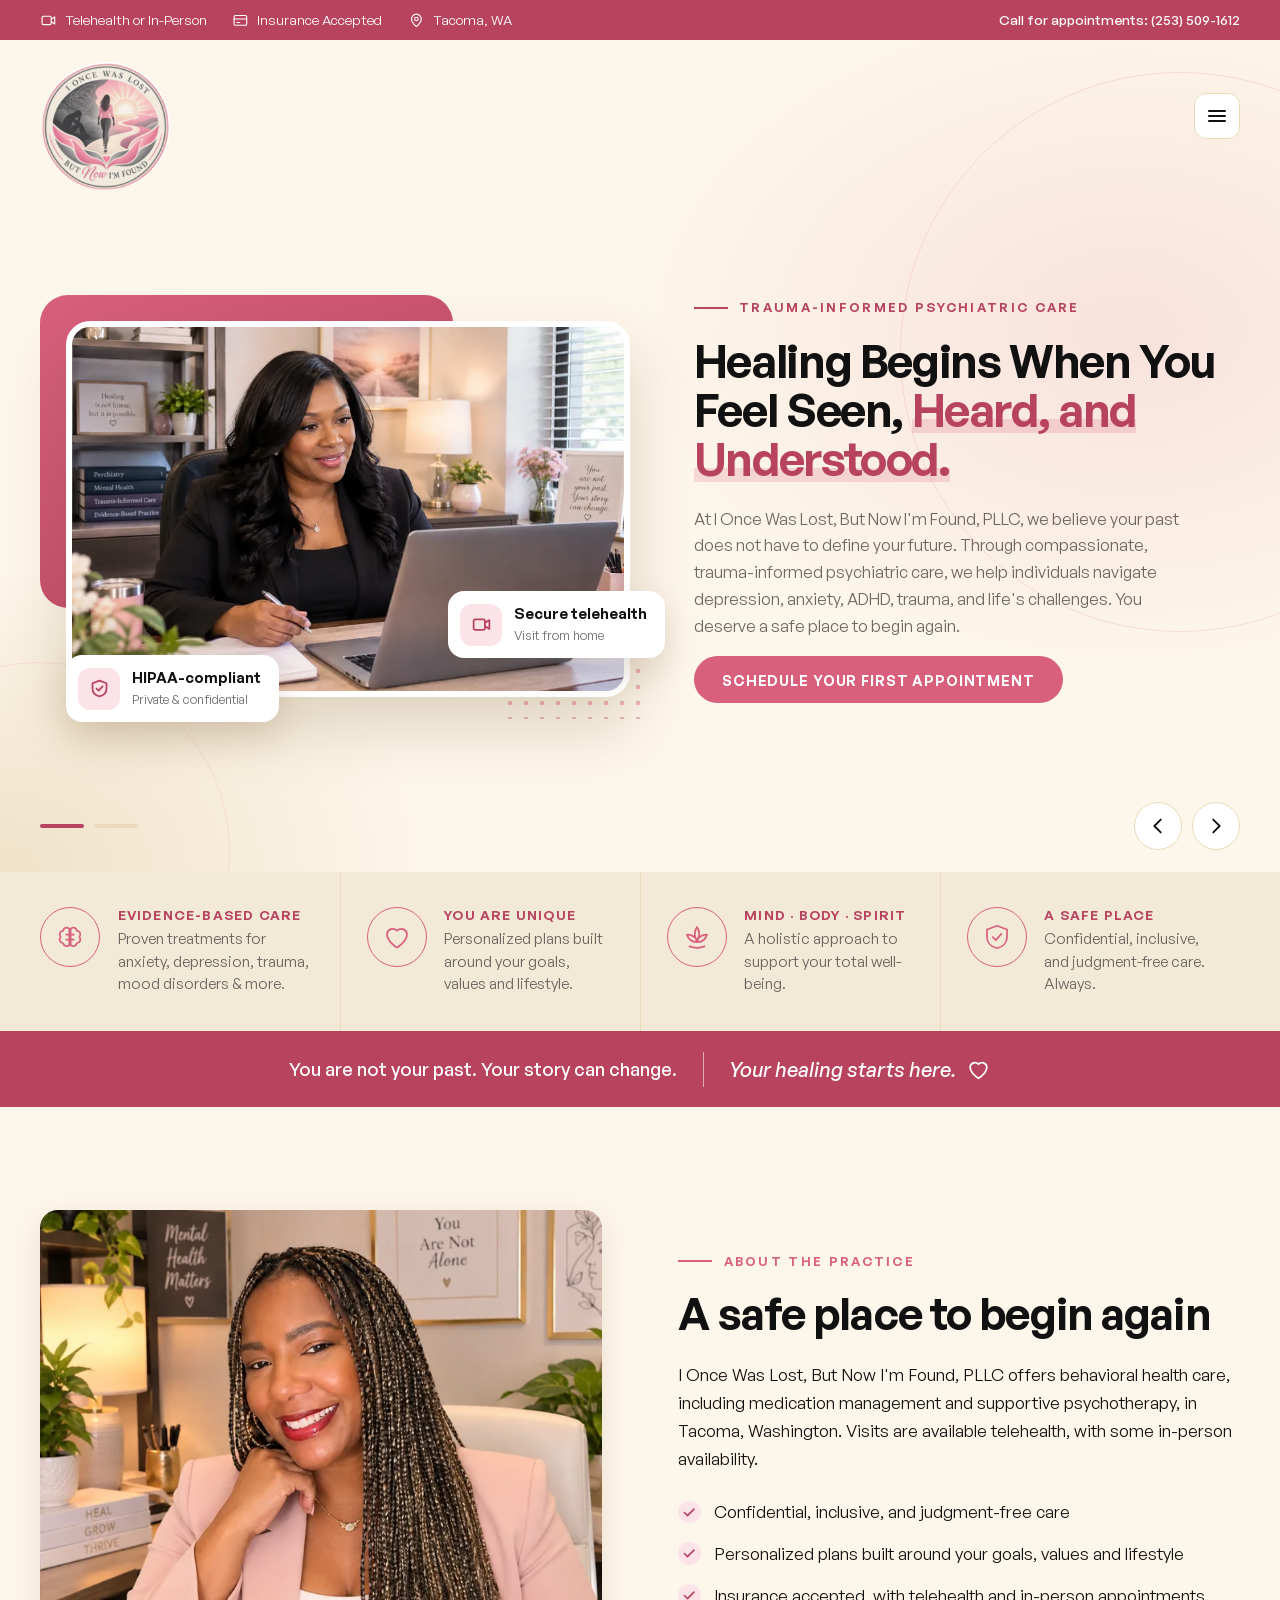
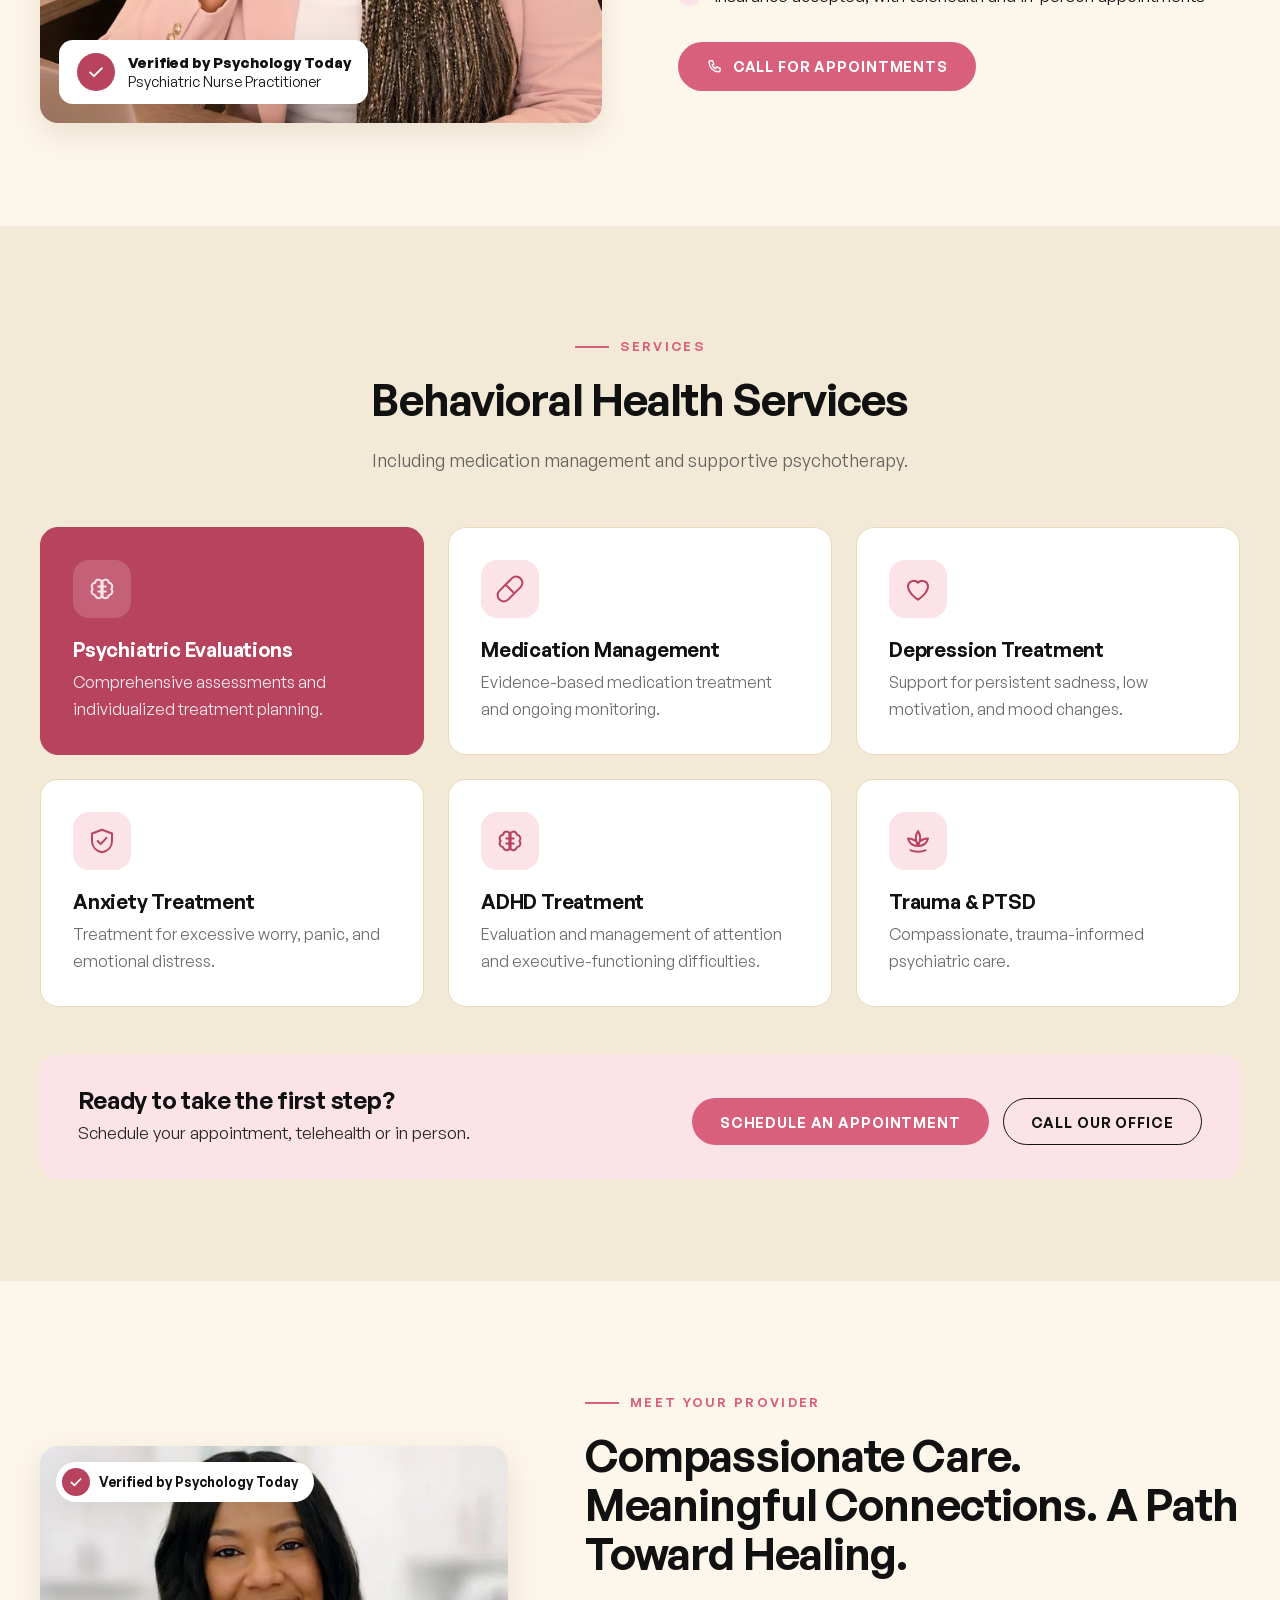
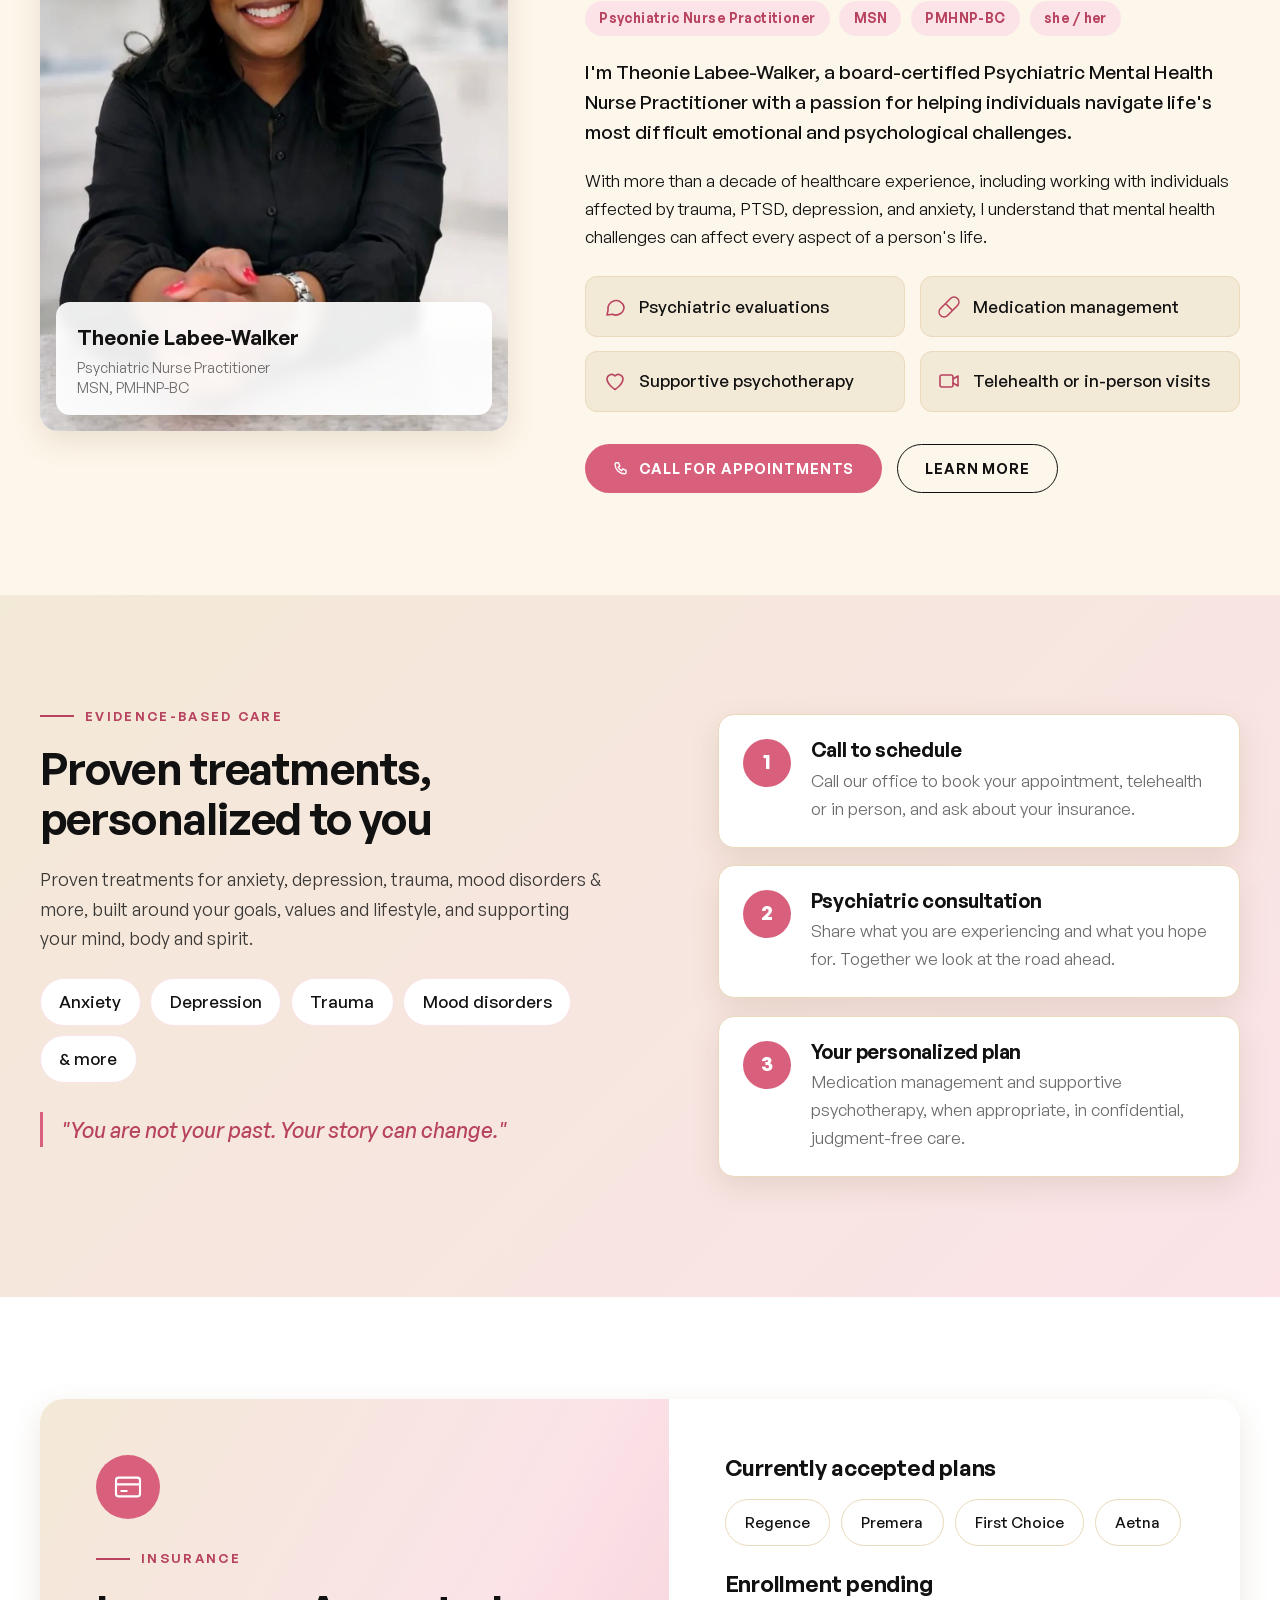
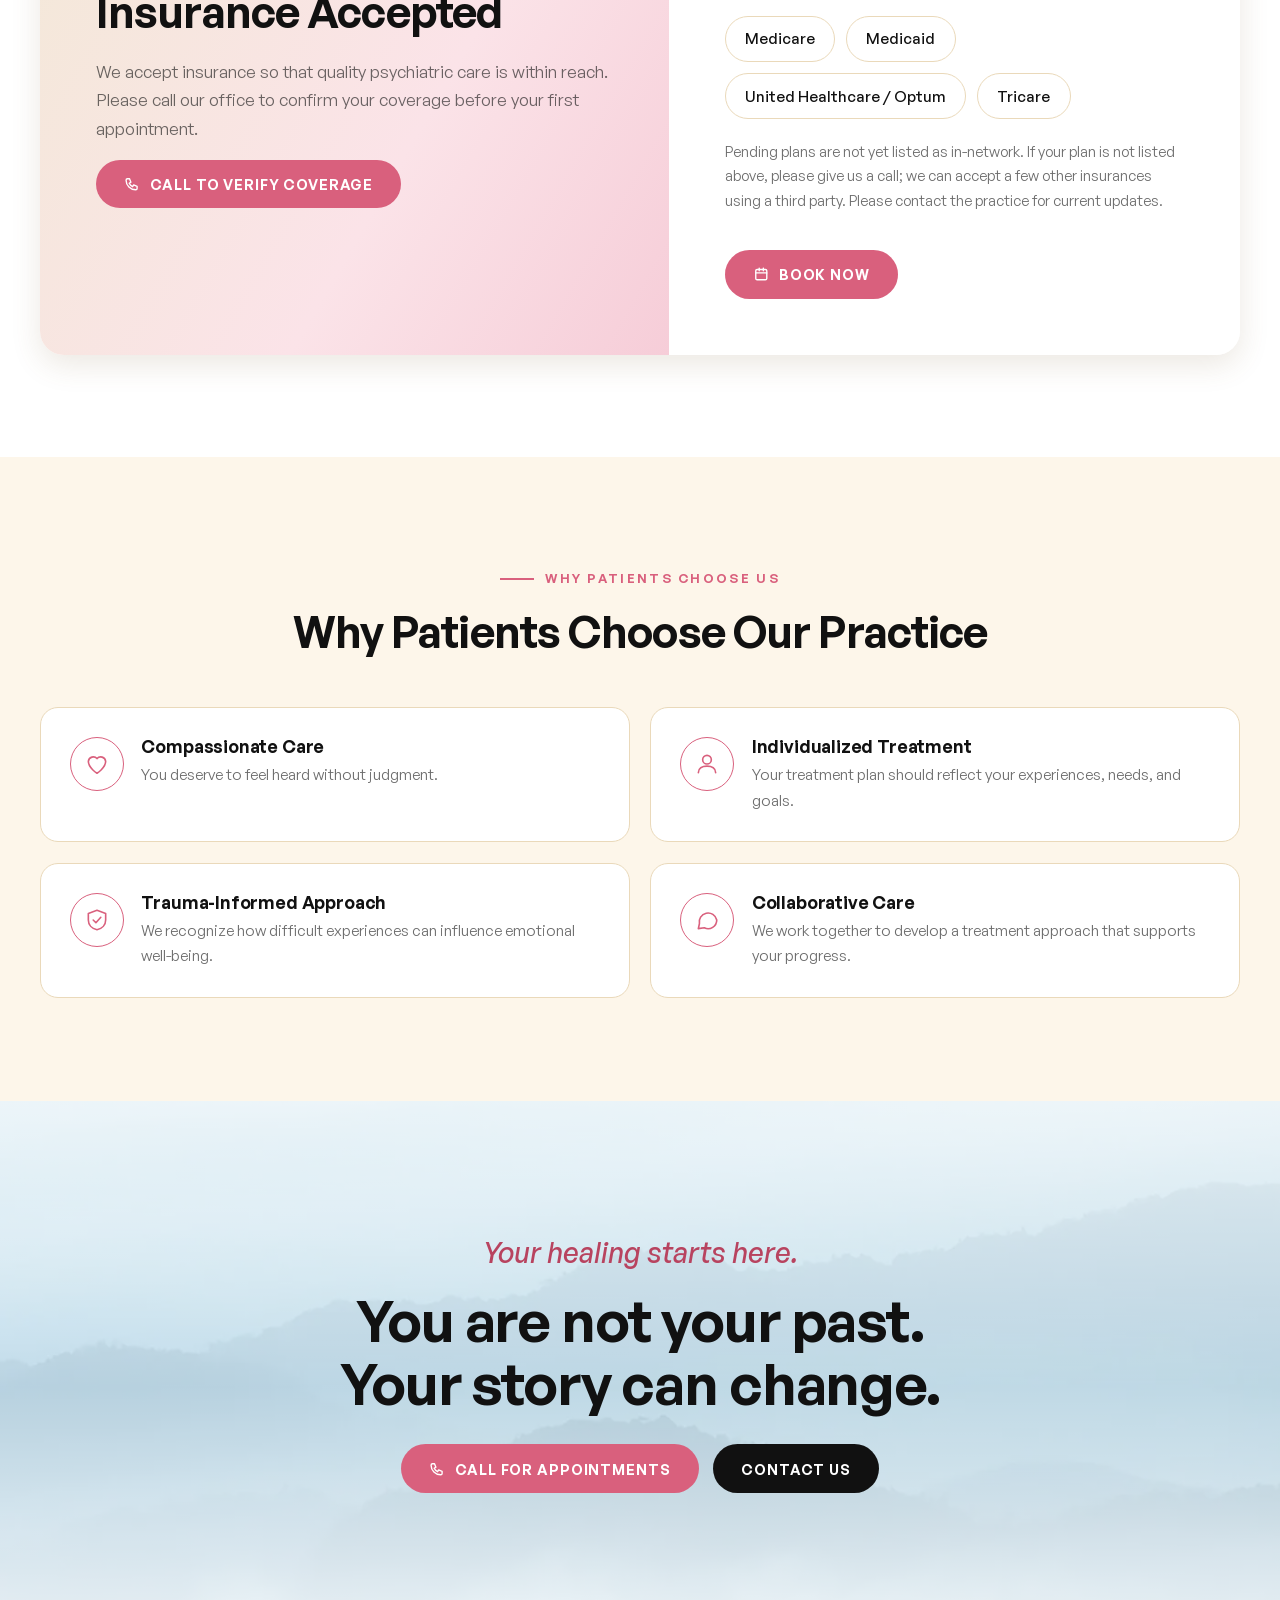
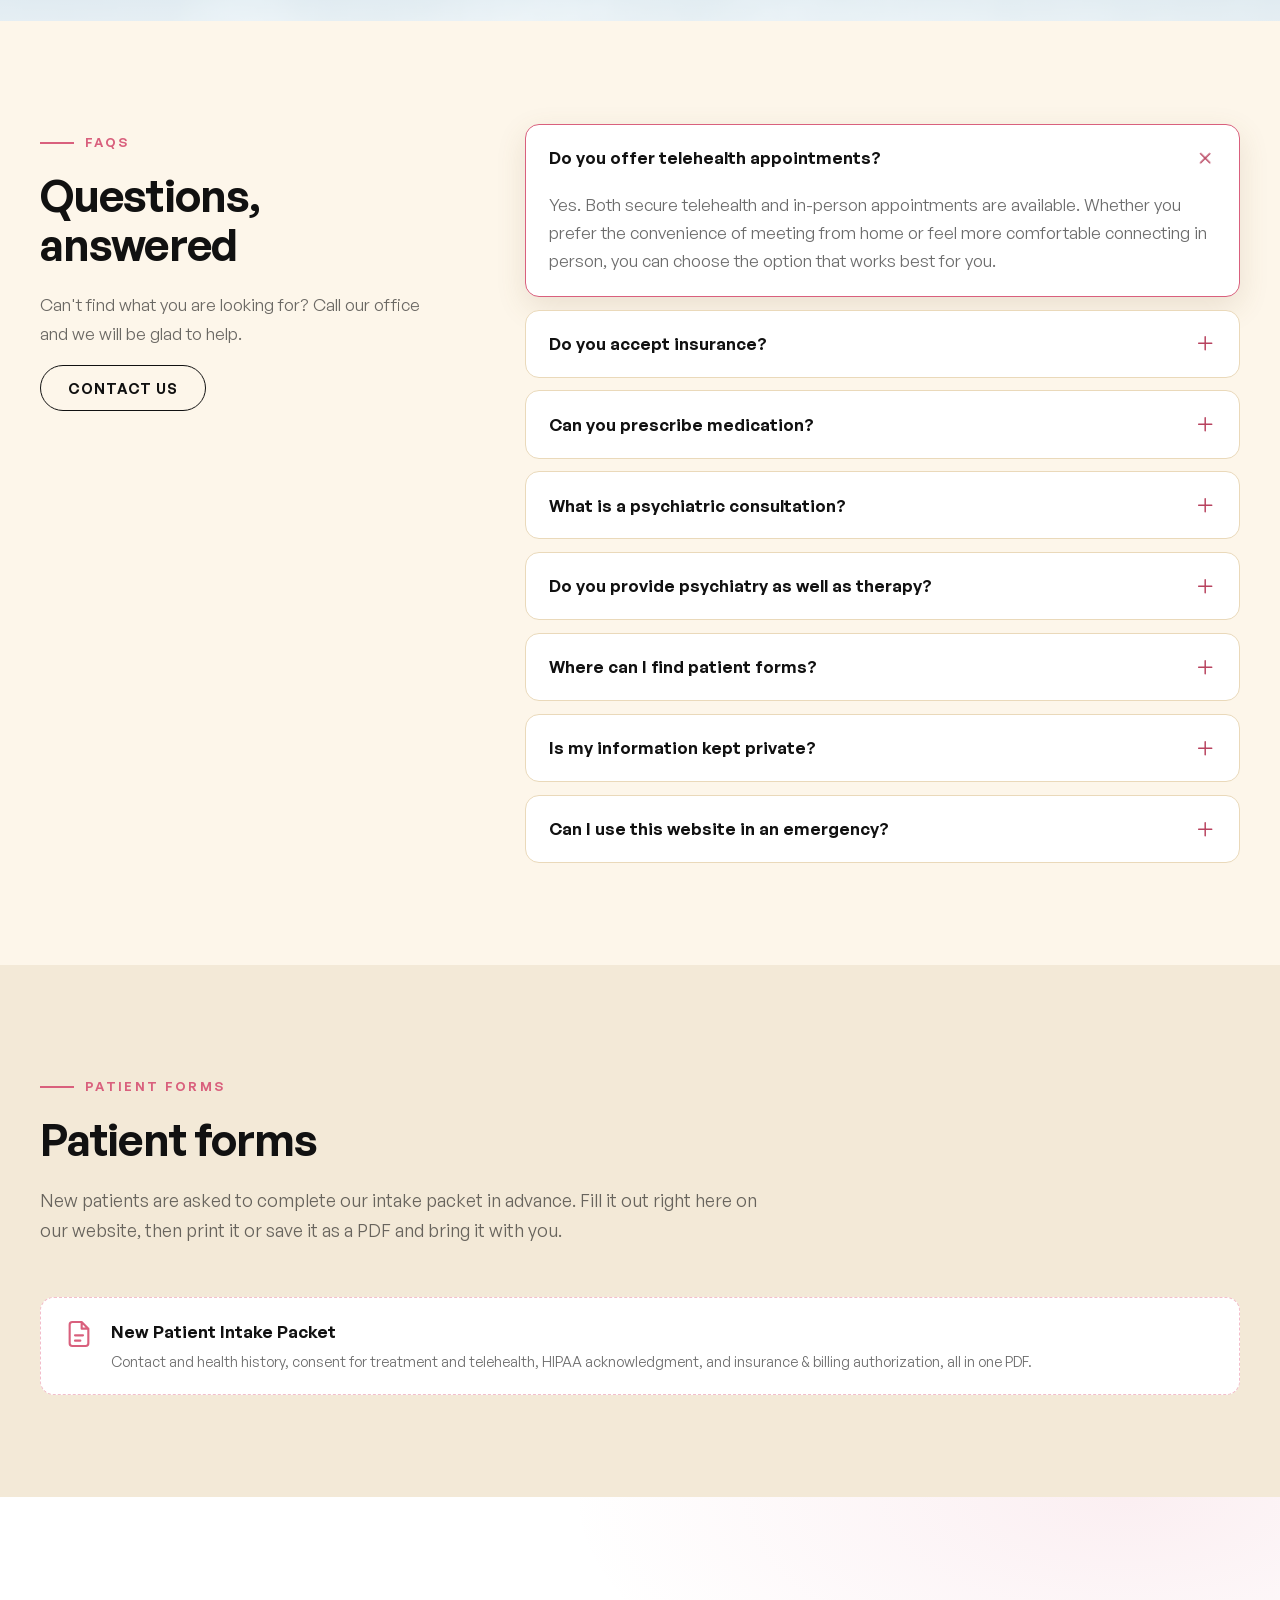
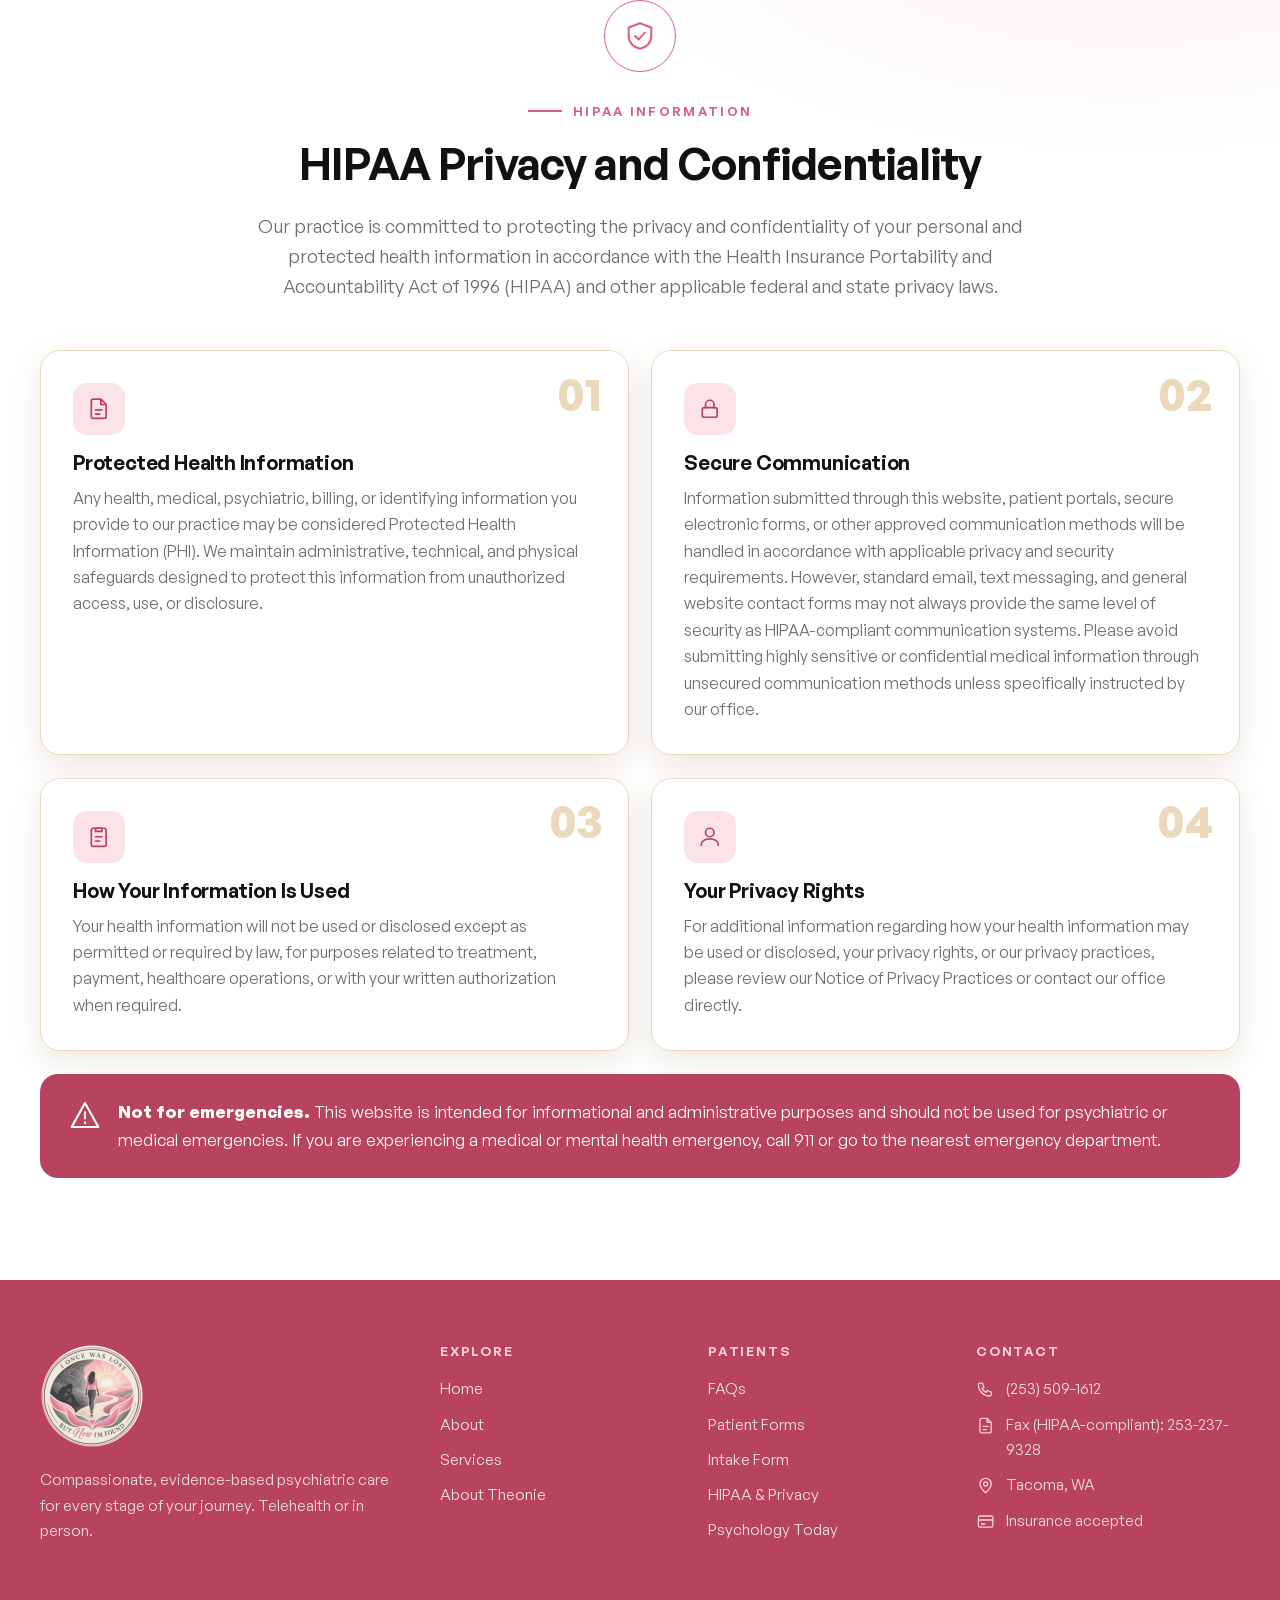
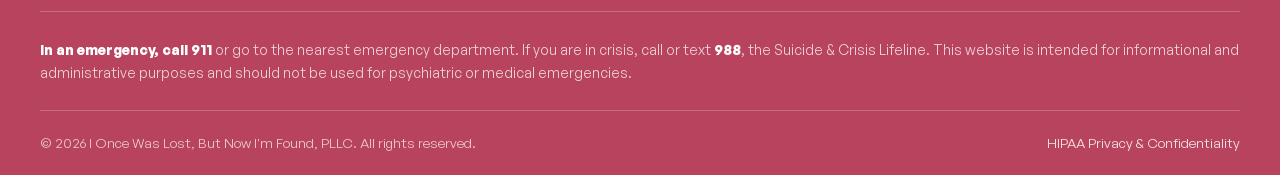
<file: index.html>
<!DOCTYPE html>
<html lang="en">
<head>
<meta charset="utf-8">
<meta name="viewport" content="width=device-width, initial-scale=1">
<title>I Once Was Lost, But Now I'm Found, PLLC | Psychiatry &amp; Behavioral Health in Tacoma, WA</title>
<meta name="description" content="Compassionate, evidence-based psychiatry and behavioral health care in Tacoma, WA. Psychiatric consultation, medication management, telehealth or in-person visits. Insurance accepted.">
<meta name="theme-color" content="#ffffff">
<link rel="icon" type="image/svg+xml" href="assets/logo-mark.svg">
<link rel="preload" href="assets/fonts/GeneralSans-400.woff2" as="font" type="font/woff2" crossorigin>
<link rel="preload" href="assets/fonts/GeneralSans-600.woff2" as="font" type="font/woff2" crossorigin>
<link rel="stylesheet" href="assets/styles.css?v=20261016j">
</head>
<body>

<!-- Icon sprite -->
<svg width="0" height="0" style="position:absolute" aria-hidden="true">
  <symbol id="i-phone" viewBox="0 0 24 24"><path d="M5 4h3l2 5-2.5 1.5a11 11 0 005 5L14 13l5 2v3a2 2 0 01-2 2A14 14 0 013 6a2 2 0 012-2z"/></symbol>
  <symbol id="i-mail" viewBox="0 0 24 24"><rect x="3" y="5" width="18" height="14" rx="2"/><path d="M3 7l9 6 9-6"/></symbol>
  <symbol id="i-pin" viewBox="0 0 24 24"><path d="M12 21s-7-6.2-7-11a7 7 0 0114 0c0 4.8-7 11-7 11z"/><circle cx="12" cy="10" r="2.5"/></symbol>
  <symbol id="i-clock" viewBox="0 0 24 24"><circle cx="12" cy="12" r="9"/><path d="M12 7v5l3 2"/></symbol>
  <symbol id="i-brain" viewBox="0 0 24 24"><path d="M9.5 4.5A3 3 0 006.5 7a3 3 0 00-2 5 3 3 0 002 5 3 3 0 005 1.5V5.5a2.5 2.5 0 00-2-1zM14.5 4.5A3 3 0 0117.5 7a3 3 0 012 5 3 3 0 01-2 5 3 3 0 01-5 1.5V5.5a2.5 2.5 0 012-1zM9 10h1.5M13.5 10H15M9 14h1.5M13.5 14H15"/></symbol>
  <symbol id="i-heart" viewBox="0 0 24 24"><path d="M12 20.5s-8-4.9-8-11A4.6 4.6 0 0112 7a4.6 4.6 0 018 2.5c0 6.100-8 11-8 11z"/></symbol>
  <symbol id="i-lotus" viewBox="0 0 24 24"><path d="M12 4c2.2 3 2.6 6.500 0 12-2.600-5.500-2.200-9 0-12zM12 16c-4 0-7-2-8-6 3 0 6 1.500 8 4zM12 16c4 0 7-2 8-6-3 0-6 1.500-8 4zM6 19.500c4 1.500 8 1.500 12 0"/></symbol>
  <symbol id="i-shield" viewBox="0 0 24 24"><path d="M12 3l8 3v6c0 4.500-3.200 8-8 9-4.800-1-8-4.500-8-9V6l8-3zM8.500 12l2.500 2.500 4.500-5"/></symbol>
  <symbol id="i-user" viewBox="0 0 24 24"><circle cx="12" cy="8" r="4"/><path d="M4 20c0-4 3.500-6 8-6s8 2 8 6"/></symbol>
  <symbol id="i-check" viewBox="0 0 24 24"><path d="M5 12.500l4.500 4.500L19 7.500"/></symbol>
  <symbol id="i-video" viewBox="0 0 24 24"><rect x="3" y="6" width="13" height="12" rx="2"/><path d="M16 10l5-3v10l-5-3"/></symbol>
  <symbol id="i-pill" viewBox="0 0 24 24"><path d="M10.500 20.500a4.950 4.950 0 01-7-7l10-10a4.950 4.950 0 017 7zM8.500 8.500l7 7"/></symbol>
  <symbol id="i-card" viewBox="0 0 24 24"><rect x="3" y="5" width="18" height="14" rx="2"/><path d="M3 10h18M7 15h4"/></symbol>
  <symbol id="i-chat" viewBox="0 0 24 24"><path d="M21 12a8 8 0 01-11.500 7.200L4 20l1-4.500A8 8 0 1121 12z"/></symbol>
  <symbol id="i-clipboard" viewBox="0 0 24 24"><rect x="5" y="4" width="14" height="17" rx="2"/><path d="M9 4h6v3H9zM9 12h6M9 16h4"/></symbol>
  <symbol id="i-file" viewBox="0 0 24 24"><path d="M14 3H7a2 2 0 00-2 2v14a2 2 0 002 2h10a2 2 0 002-2V8zM14 3v5h5M9 13h6M9 17h4"/></symbol>
  <symbol id="i-alert" viewBox="0 0 24 24"><path d="M12 3l10 18H2zM12 10v4.500M12 17.500v.5"/></symbol>
  <symbol id="i-left" viewBox="0 0 24 24"><path d="M15 5l-7 7 7 7"/></symbol>
  <symbol id="i-right" viewBox="0 0 24 24"><path d="M9 5l7 7-7 7"/></symbol>
  <symbol id="i-menu" viewBox="0 0 24 24"><path d="M4 7h16M4 12h16M4 17h16"/></symbol>
  <symbol id="i-close" viewBox="0 0 24 24"><path d="M6 6l12 12M18 6L6 18"/></symbol>
  <symbol id="i-quote" viewBox="0 0 24 24"><path d="M10 6C6.5 6.6 4 9.4 4 13.2V18h6.2v-6H7c.1-1.900 1.100-3.100 3-3.700zM20 6c-3.500.6-6 3.400-6 7.200V18h6.200v-6H17c.1-1.900 1.100-3.100 3-3.700z"/></symbol>
  <symbol id="i-lock" viewBox="0 0 24 24"><rect x="5" y="11" width="14" height="9" rx="2"/><path d="M8 11V8a4 4 0 018 0v3"/></symbol>
  <symbol id="i-calendar" viewBox="0 0 24 24"><rect x="4" y="5" width="16" height="15" rx="2"/><path d="M4 10h16M9 3v4M15 3v4"/></symbol>
  <symbol id="i-home" viewBox="0 0 24 24"><path d="M4 11l8-7 8 7M6 10v10h12V10M10 20v-5h4v5"/></symbol>
  <symbol id="i-building" viewBox="0 0 24 24"><rect x="5" y="3" width="14" height="18" rx="1.5"/><path d="M9 7h2M13 7h2M9 11h2M13 11h2M9 15h2M13 15h2M11 21v-3h2v3"/></symbol>
  <symbol id="i-plus" viewBox="0 0 24 24"><path d="M12 5v14M5 12h14"/></symbol>
</svg>

<a class="skip-link" href="#main">Skip to content</a>

<!-- Top bar -->
<div class="topbar">
  <div class="container">
    <ul>
      <li><svg class="icon"><use href="#i-video"/></svg>Telehealth or In-Person</li>
      <li class="hide-sm"><svg class="icon"><use href="#i-card"/></svg>Insurance Accepted</li>
      <li class="hide-sm"><svg class="icon"><use href="#i-pin"/></svg>Tacoma, WA</li>
    </ul>
    <a href="tel:+12535091612"><span class="hide-sm">Call for appointments: </span>(253) 509-1612</a>
  </div>
</div>

<!-- Header -->
<header class="site-header">
  <div class="container header-row">
    <a class="brand" href="index.html" aria-label="I Once Was Lost, But Now I'm Found, PLLC — home">
      <img src="assets/logo-badge.png" alt="I Once Was Lost, But Now I'm Found, PLLC — Psychiatry, Tacoma, WA" width="112" height="112">
    </a>
    <button class="menu-btn" aria-expanded="false" aria-controls="site-nav" aria-label="Menu">
      <svg class="icon i-open"><use href="#i-menu"/></svg>
      <svg class="icon i-close"><use href="#i-close"/></svg>
    </button>
    <nav class="nav" id="site-nav" aria-label="Main">
      <div class="nav-top"><span>Menu</span><button class="nav-close" type="button" aria-label="Close menu"><svg class="icon"><use href="#i-close"/></svg></button></div>
      <ul class="nav-links">
        <li><a href="index.html" class="is-active"><span class="nl-ic"><svg class="icon"><use href="#i-home"/></svg></span><span class="nl-tx"><strong>Home</strong><small>Welcome to our practice</small></span></a></li>
        <li><a href="about.html"><span class="nl-ic"><svg class="icon"><use href="#i-heart"/></svg></span><span class="nl-tx"><strong>About</strong><small>Our mission &amp; approach</small></span></a></li>
        <li><a href="services.html"><span class="nl-ic"><svg class="icon"><use href="#i-brain"/></svg></span><span class="nl-tx"><strong>Services</strong><small>Evaluations, medication &amp; therapy</small></span></a></li>
        <li><a href="provider.html"><span class="nl-ic"><svg class="icon"><use href="#i-user"/></svg></span><span class="nl-tx"><strong>About Theonie</strong><small>Meet your provider</small></span></a></li>
        <li><a href="faqs.html"><span class="nl-ic"><svg class="icon"><use href="#i-chat"/></svg></span><span class="nl-tx"><strong>FAQs</strong><small>Answers to common questions</small></span></a></li>
        <li><a href="forms.html"><span class="nl-ic"><svg class="icon"><use href="#i-file"/></svg></span><span class="nl-tx"><strong>Forms</strong><small>New patient intake packet</small></span></a></li>
        <li><a href="intake-form.html"><span class="nl-ic"><svg class="icon"><use href="#i-clipboard"/></svg></span><span class="nl-tx"><strong>Intake Form</strong><small>Fill out online</small></span></a></li>
        <li><a href="contact.html"><span class="nl-ic"><svg class="icon"><use href="#i-mail"/></svg></span><span class="nl-tx"><strong>Contact</strong><small>Call, email or visit</small></span></a></li>
      </ul>
      <div class="nav-side">
        <span class="ns-eyebrow">Get in touch</span>
        <h3>Ready to begin again?</h3>
        <ul class="ns-list">
          <li><svg class="icon"><use href="#i-phone"/></svg><a href="tel:+12535091612">(253) 509-1612</a></li>
          <li><svg class="icon"><use href="#i-mail"/></svg><a href="mailto:theonielabee@gmail.com">theonielabee@gmail.com</a></li>
          <li><svg class="icon"><use href="#i-pin"/></svg><span>Lakewood, WA 98499</span></li>
        </ul>
        <a class="btn btn--white" href="tel:+12535091612"><svg class="icon"><use href="#i-phone"/></svg>Call for appointments</a>
      </div>
    </nav>
  </div>
</header>

<main id="main">

<!-- Hero slider -->
<section class="hero" id="top" aria-roledescription="carousel" aria-label="Welcome">
  <div class="slides" aria-live="off">

    <div class="slide slide--reverse is-active" role="group" aria-roledescription="slide" aria-label="1 of 2">
      <div class="container slide-inner">
        <div class="slide-content">
          <span class="eyebrow">Trauma-Informed Psychiatric Care</span>
          <h1>Healing Begins When You Feel Seen, <em>Heard, and Understood.</em></h1>
          <p class="lead">At I Once Was Lost, But Now I'm Found, PLLC, we believe your past does not have to define your future. Through compassionate, trauma-informed psychiatric care, we help individuals navigate depression, anxiety, ADHD, trauma, and life's challenges. You deserve a safe place to begin again.</p>
          <div class="hero-actions">
            <a class="btn" href="contact.html">Schedule Your First Appointment</a>
          </div>
        </div>
        <div class="slide-media">
          <div class="media-frame">
            <picture>
              <source type="image/webp" srcset="assets/img/hero-telehealth-800.webp 800w, assets/img/hero-telehealth-1400.webp 1400w, assets/img/hero-telehealth-2000.webp 2000w" sizes="(max-width: 860px) 100vw, 45vw">
              <img src="assets/img/hero-telehealth-1400.jpg" srcset="assets/img/hero-telehealth-800.jpg 800w, assets/img/hero-telehealth-1400.jpg 1400w, assets/img/hero-telehealth-2000.jpg 2000w" sizes="(max-width: 860px) 100vw, 45vw" width="1536" height="1024" alt="Theonie Labee-Walker meeting with a patient by secure telehealth video" fetchpriority="high" decoding="async">
            </picture>
          </div>
          <div class="float-card float-card--a"><span class="fc-ic"><svg class="icon"><use href="#i-video"/></svg></span><div><strong>Secure telehealth</strong><small>Visit from home</small></div></div>
          <div class="float-card float-card--b"><span class="fc-ic"><svg class="icon"><use href="#i-shield"/></svg></span><div><strong>HIPAA-compliant</strong><small>Private &amp; confidential</small></div></div>
        </div>
      </div>
    </div>

    <div class="slide" role="group" aria-roledescription="slide" aria-label="2 of 2">
      <div class="container slide-inner">
        <div class="slide-content">
          <span class="eyebrow">Telehealth &amp; In-Person Visits</span>
          <h2><span class="ln">You are not your past.</span><span class="ln"><em>Your story can change.</em></span></h2>
          <p class="lead">Personalized plans built around your goals, values and lifestyle, so you can move forward with clarity and confidence.</p>
          <div class="hero-actions">
            <a class="btn" href="tel:+12535091612"><svg class="icon"><use href="#i-phone"/></svg>Call for appointments</a>
            <a class="btn btn--outline" href="about.html">About the practice</a>
          </div>
        </div>
        <div class="slide-media">
          <div class="media-frame">
            <picture>
              <source type="image/webp" srcset="assets/img/hero-family-800.webp 800w, assets/img/hero-family-1400.webp 1400w, assets/img/hero-family-2000.webp 2000w" sizes="(max-width: 860px) 100vw, 45vw">
              <img src="assets/img/hero-family-1400.jpg" srcset="assets/img/hero-family-800.jpg 800w, assets/img/hero-family-1400.jpg 1400w, assets/img/hero-family-2000.jpg 2000w" sizes="(max-width: 860px) 100vw, 45vw" width="1536" height="1024" alt="A multigenerational family" loading="lazy" decoding="async">
            </picture>
          </div>
          <div class="float-card float-card--a"><span class="fc-ic"><svg class="icon"><use href="#i-heart"/></svg></span><div><strong>Individualized care</strong><small>Built around you</small></div></div>
          <div class="float-card float-card--b"><span class="fc-ic"><svg class="icon"><use href="#i-lotus"/></svg></span><div><strong>Whole-person care</strong><small>Mind &middot; body &middot; spirit</small></div></div>
        </div>
      </div>
    </div>

  </div>

  <div class="slider-ui">
    <div class="container">
      <div class="dots" role="tablist" aria-label="Choose slide"></div>
      <div class="arrows">
        <button class="arrow" data-dir="-1" aria-label="Previous slide"><svg class="icon"><use href="#i-left"/></svg></button>
        <button class="arrow" data-dir="1" aria-label="Next slide"><svg class="icon"><use href="#i-right"/></svg></button>
      </div>
    </div>
  </div>
</section>

<!-- Approach strip -->
<section class="pillars" aria-label="Our approach">
  <div class="container">
    <ul>
      <li class="pillar"><span class="ring"><svg class="icon"><use href="#i-brain"/></svg></span><div><h3>Evidence-based care</h3><p>Proven treatments for anxiety, depression, trauma, mood disorders &amp; more.</p></div></li>
      <li class="pillar"><span class="ring"><svg class="icon"><use href="#i-heart"/></svg></span><div><h3>You are unique</h3><p>Personalized plans built around your goals, values and lifestyle.</p></div></li>
      <li class="pillar"><span class="ring"><svg class="icon"><use href="#i-lotus"/></svg></span><div><h3>Mind · Body · Spirit</h3><p>A holistic approach to support your total well-being.</p></div></li>
      <li class="pillar"><span class="ring"><svg class="icon"><use href="#i-shield"/></svg></span><div><h3>A safe place</h3><p>Confidential, inclusive, and judgment-free care. Always.</p></div></li>
    </ul>
  </div>
</section>
<div class="tagline"><p><span>You are not your past. Your story can change.</span><span class="sig">Your healing starts here. <svg class="icon"><use href="#i-heart"/></svg></span></p></div>

<!-- About -->
<section class="section" id="about">
  <div class="container split">
    <div class="about-art">
      <picture>
        <source type="image/webp" srcset="assets/img/about-blazer-700.webp 700w, assets/img/about-blazer-1100.webp 1100w, assets/img/about-blazer-1600.webp 1600w" sizes="(max-width: 860px) 100vw, 560px">
        <img src="assets/img/about-blazer-1100.jpg" srcset="assets/img/about-blazer-700.jpg 700w, assets/img/about-blazer-1100.jpg 1100w, assets/img/about-blazer-1600.jpg 1600w" sizes="(max-width: 860px) 100vw, 560px" alt="Theonie Labee-Walker, MSN, PMHNP-BC" width="1100" height="1005" loading="lazy" decoding="async">
      </picture>
      <div class="about-tag"><span class="dot"><svg class="icon"><use href="#i-check"/></svg></span><span><strong>Verified by Psychology Today</strong><br>Psychiatric Nurse Practitioner</span></div>
    </div>
    <div>
      <span class="eyebrow">About the practice</span>
      <h2>A safe place to begin again</h2>
      <p>I Once Was Lost, But Now I'm Found, PLLC offers behavioral health care, including medication management and supportive psychotherapy, in Tacoma, Washington. Visits are available telehealth, with some in-person availability.</p>      <ul class="checks">
        <li><svg class="icon"><use href="#i-check"/></svg><span>Confidential, inclusive, and judgment-free care</span></li>
        <li><svg class="icon"><use href="#i-check"/></svg><span>Personalized plans built around your goals, values and lifestyle</span></li>
        <li><svg class="icon"><use href="#i-check"/></svg><span>Insurance accepted, with telehealth and in-person appointments</span></li>
      </ul>
      <a class="btn" href="tel:+12535091612"><svg class="icon"><use href="#i-phone"/></svg>Call for appointments</a>
    </div>
  </div>
</section>

<!-- Services -->
<section class="section section--sand" id="services">
  <div class="container">
    <div class="section-head center">
      <span class="eyebrow">Services</span>
      <h2>Behavioral Health Services</h2>
      <p>Including medication management and supportive psychotherapy.</p>
    </div>
    <div class="cards">
      <article class="card card--feature">
        <div class="ic"><svg class="icon"><use href="#i-brain"/></svg></div>
        <h3>Psychiatric Evaluations</h3>
        <p>Comprehensive assessments and individualized treatment planning.</p>
      </article>
      <article class="card">
        <div class="ic"><svg class="icon"><use href="#i-pill"/></svg></div>
        <h3>Medication Management</h3>
        <p>Evidence-based medication treatment and ongoing monitoring.</p>
      </article>
      <article class="card">
        <div class="ic"><svg class="icon"><use href="#i-heart"/></svg></div>
        <h3>Depression Treatment</h3>
        <p>Support for persistent sadness, low motivation, and mood changes.</p>
      </article>
      <article class="card">
        <div class="ic"><svg class="icon"><use href="#i-shield"/></svg></div>
        <h3>Anxiety Treatment</h3>
        <p>Treatment for excessive worry, panic, and emotional distress.</p>
      </article>
      <article class="card">
        <div class="ic"><svg class="icon"><use href="#i-brain"/></svg></div>
        <h3>ADHD Treatment</h3>
        <p>Evaluation and management of attention and executive-functioning difficulties.</p>
      </article>
      <article class="card">
        <div class="ic"><svg class="icon"><use href="#i-lotus"/></svg></div>
        <h3>Trauma &amp; PTSD</h3>
        <p>Compassionate, trauma-informed psychiatric care.</p>
      </article>
    </div>
    <div class="cta-band">
      <div>
        <h3>Ready to take the first step?</h3>
        <p>Schedule your appointment, telehealth or in person.</p>
      </div>
      <div class="hero-actions">
        <a class="btn" href="contact.html">Schedule an Appointment</a>
        <a class="btn btn--outline" href="tel:+12535091612">Call Our Office</a>
      </div>
    </div>
  </div>
</section>

<!-- Provider -->
<section class="section" id="provider">
  <div class="container provider">
    <div class="portrait">
      <picture>
        <source type="image/webp" srcset="assets/img/hero-primary-800.webp 800w, assets/img/hero-primary-1400.webp 1400w" sizes="(max-width: 860px) 100vw, 480px">
        <img src="assets/img/hero-primary-800.jpg" srcset="assets/img/hero-primary-800.jpg 800w, assets/img/hero-primary-1400.jpg 1400w" sizes="(max-width: 860px) 100vw, 480px" alt="Theonie Labee-Walker, MSN, PMHNP-BC" width="800" height="1181" loading="lazy" decoding="async">
      </picture>
      <div class="portrait-badge"><span class="dot"><svg class="icon"><use href="#i-check"/></svg></span>Verified by Psychology Today</div>
      <div class="portrait-card"><strong>Theonie Labee-Walker</strong><span>Psychiatric Nurse Practitioner<br>MSN, PMHNP-BC</span></div>
    </div>
    <div>
      <span class="eyebrow">Meet your provider</span>
      <h2>Compassionate Care. Meaningful Connections. A Path Toward Healing.</h2>
      <ul class="creds">
        <li>Psychiatric Nurse Practitioner</li>
        <li>MSN</li>
        <li>PMHNP-BC</li>
        <li>she / her</li>
      </ul>
      <p class="lead-p">I'm Theonie Labee-Walker, a board-certified Psychiatric Mental Health Nurse Practitioner with a passion for helping individuals navigate life's most difficult emotional and psychological challenges.</p>
      <p>With more than a decade of healthcare experience, including working with individuals affected by trauma, PTSD, depression, and anxiety, I understand that mental health challenges can affect every aspect of a person's life.</p>
      <ul class="highlights">
        <li><svg class="icon"><use href="#i-chat"/></svg><span>Psychiatric evaluations</span></li>
        <li><svg class="icon"><use href="#i-pill"/></svg><span>Medication management</span></li>
        <li><svg class="icon"><use href="#i-heart"/></svg><span>Supportive psychotherapy</span></li>
        <li><svg class="icon"><use href="#i-video"/></svg><span>Telehealth or in-person visits</span></li>
      </ul>
      <div class="hero-actions">
        <a class="btn" href="tel:+12535091612"><svg class="icon"><use href="#i-phone"/></svg>Call for appointments</a>
        <a class="btn btn--outline" href="provider.html">Learn More</a>
      </div>
    </div>
  </div>
</section>

<!-- Approach + process -->
<section class="section section--navy" id="approach">
  <div class="container split split--top">
    <div>
      <span class="eyebrow">Evidence-based care</span>
      <h2>Proven treatments, personalized to you</h2>
      <p class="on-dark">Proven treatments for anxiety, depression, trauma, mood disorders &amp; more, built around your goals, values and lifestyle, and supporting your mind, body and spirit.</p>
      <ul class="chips">
        <li>Anxiety</li><li>Depression</li><li>Trauma</li><li>Mood disorders</li><li>&amp; more</li>
      </ul>
      <p class="quote-line">"You are not your past. Your story can change."</p>
    </div>
    <ol class="steps">
      <li><span class="num">1</span><div><h3>Call to schedule</h3><p>Call our office to book your appointment, telehealth or in person, and ask about your insurance.</p></div></li>
      <li><span class="num">2</span><div><h3>Psychiatric consultation</h3><p>Share what you are experiencing and what you hope for. Together we look at the road ahead.</p></div></li>
      <li><span class="num">3</span><div><h3>Your personalized plan</h3><p>Medication management and supportive psychotherapy, when appropriate, in confidential, judgment-free care.</p></div></li>
    </ol>
  </div>
</section>

<!-- Insurance -->
<section class="section section--sand" id="insurance">
  <div class="container">
    <div class="insurance">
      <div class="insurance-main">
        <span class="ic"><svg class="icon"><use href="#i-card"/></svg></span>
        <span class="eyebrow">Insurance</span>
        <h2>Insurance Accepted</h2>
        <p>We accept insurance so that quality psychiatric care is within reach. Please call our office to confirm your coverage before your first appointment.</p>
        <a class="btn" href="tel:+12535091612"><svg class="icon"><use href="#i-phone"/></svg>Call to verify coverage</a>
      </div>
      <div class="insurance-side">
        <h3>Currently accepted plans</h3>
        <ul class="tag-cloud" style="margin-bottom:1.6rem">
          <li>Regence</li><li>Premera</li><li>First Choice</li><li>Aetna</li>
        </ul>
        <h3>Enrollment pending</h3>
        <ul class="tag-cloud">
          <li>Medicare</li><li>Medicaid</li><li>United Healthcare / Optum</li><li>Tricare</li>
        </ul>
        <p style="margin-top:1.3rem;color:var(--muted);font-size:.92rem">Pending plans are not yet listed as in-network. If your plan is not listed above, please give us a call; we can accept a few other insurances using a third party. Please contact the practice for current updates.</p>
        <p class="small-note"><a class="btn" href="tel:+12535091612"><svg class="icon"><use href="#i-calendar"/></svg>Book now</a></p>
      </div>
    </div>
  </div>
</section>

<!-- Testimonials -->
<section class="section" id="stories">
  <div class="container">
    <div class="section-head center">
      <span class="eyebrow">Why Patients Choose Us</span>
      <h2>Why Patients Choose Our Practice</h2>
    </div>
    <div class="value-grid">
      <div class="value-card">
        <span class="ring"><svg class="icon"><use href="#i-heart"/></svg></span>
        <div><h3>Compassionate Care</h3><p>You deserve to feel heard without judgment.</p></div>
      </div>
      <div class="value-card">
        <span class="ring"><svg class="icon"><use href="#i-user"/></svg></span>
        <div><h3>Individualized Treatment</h3><p>Your treatment plan should reflect your experiences, needs, and goals.</p></div>
      </div>
      <div class="value-card">
        <span class="ring"><svg class="icon"><use href="#i-shield"/></svg></span>
        <div><h3>Trauma-Informed Approach</h3><p>We recognize how difficult experiences can influence emotional well-being.</p></div>
      </div>
      <div class="value-card">
        <span class="ring"><svg class="icon"><use href="#i-chat"/></svg></span>
        <div><h3>Collaborative Care</h3><p>We work together to develop a treatment approach that supports your progress.</p></div>
      </div>
    </div>
  </div>
</section>

<!-- Image CTA -->
<section class="cta-image" aria-label="Get started">
  <picture>
    <source type="image/webp" srcset="assets/img/twilight-800.webp 800w, assets/img/twilight-1400.webp 1400w, assets/img/twilight-2000.webp 2000w" sizes="100vw">
    <img src="assets/img/twilight-1400.jpg" srcset="assets/img/twilight-800.jpg 800w, assets/img/twilight-1400.jpg 1400w, assets/img/twilight-2000.jpg 2000w" sizes="100vw" alt="" loading="lazy" decoding="async">
  </picture>
  <div class="container cta-inner">
    <p class="script-line">Your healing starts here.</p>
    <h2>You are not your past.<br>Your story can change.</h2>
    <div class="hero-actions">
      <a class="btn" href="tel:+12535091612"><svg class="icon"><use href="#i-phone"/></svg>Call for appointments</a>
      <a class="btn btn--dark" href="contact.html">Contact us</a>
    </div>
  </div>
</section>

<!-- FAQ -->
<section class="section" id="faq">
  <div class="container faq">
    <div>
      <span class="eyebrow">FAQs</span>
      <h2>Questions, answered</h2>
      <p style="color:var(--muted)">Can't find what you are looking for? Call our office and we will be glad to help.</p>
      <a class="btn btn--outline" href="contact.html">Contact us</a>
    </div>
    <div class="faq-list">
      <details open><summary>Do you offer telehealth appointments?<svg class="icon"><use href="#i-plus"/></svg></summary><p>Yes. Both secure telehealth and in-person appointments are available. Whether you prefer the convenience of meeting from home or feel more comfortable connecting in person, you can choose the option that works best for you.</p></details>
      <details><summary>Do you accept insurance?<svg class="icon"><use href="#i-plus"/></svg></summary><p>Yes. I accept several insurance plans, which are listed on the <a href="#insurance">Insurance section</a> of this page. Please confirm your coverage with your insurance provider before your first appointment.</p></details>
      <details><summary>Can you prescribe medication?<svg class="icon"><use href="#i-plus"/></svg></summary><p>Yes. Medication may be recommended as part of your treatment when appropriate, after discussing the benefits, risks and alternatives with you.</p></details>
      <details><summary>What is a psychiatric consultation?<svg class="icon"><use href="#i-plus"/></svg></summary><p>It's an opportunity to understand what you've been experiencing and what you hope to change, so we can create a treatment plan that feels appropriate for your needs, goals, and lifestyle.</p></details>
      <details><summary>Do you provide psychiatry as well as therapy?<svg class="icon"><use href="#i-plus"/></svg></summary><p>My primary focus is psychiatric evaluation and medication management, with supportive therapy incorporated when appropriate.</p></details>
      <details><summary>Where can I find patient forms?<svg class="icon"><use href="#i-plus"/></svg></summary><p>Patient forms are available on our <a href="forms.html">Forms page</a>. New patients can fill out the <a href="intake-form.html">intake form online</a> (then print it or save it as a PDF) or download the fillable PDF before their first appointment.</p></details>
      <details><summary>Is my information kept private?<svg class="icon"><use href="#i-plus"/></svg></summary><p>Yes. Your health information is protected in accordance with HIPAA. Please avoid sending sensitive medical information by regular email, text message or website forms. <a href="index.html#hipaa">Read our HIPAA notice</a>.</p></details>
      <details><summary>Can I use this website in an emergency?<svg class="icon"><use href="#i-plus"/></svg></summary><p>No. This website is not monitored for emergencies. If you are experiencing a mental health crisis, call or text 988. If you are in immediate danger, call 911 or go to the nearest emergency department.</p></details>
    </div>
  </div>
</section>

<!-- Forms -->
<section class="section section--sand" id="forms">
  <div class="container">
    <div class="section-head">
      <span class="eyebrow">Patient forms</span>
      <h2>Patient forms</h2>
      <p>New patients are asked to complete our intake packet in advance. Fill it out right here on our website, then print it or save it as a PDF and bring it with you.</p>
    </div>
    <div class="forms-grid">
      <a class="form-card" href="intake-form.html" style="text-decoration:none"><svg class="icon"><use href="#i-file"/></svg><div class="fc-body"><strong>New Patient Intake Packet</strong><p>Contact and health history, consent for treatment and telehealth, HIPAA acknowledgment, and insurance &amp; billing authorization, all in one PDF.</p></div></a>
    </div>
  </div>
</section>

<!-- HIPAA -->
<section class="section section--hipaa" id="hipaa">
  <div class="container">
    <div class="hipaa-head">
      <span class="ring"><svg class="icon"><use href="#i-shield"/></svg></span>
      <span class="eyebrow">HIPAA Information</span>
      <h2>HIPAA Privacy and Confidentiality</h2>
      <p class="hipaa-lead">Our practice is committed to protecting the privacy and confidentiality of your personal and protected health information in accordance with the Health Insurance Portability and Accountability Act of 1996 (HIPAA) and other applicable federal and state privacy laws.</p>
    </div>
    <div class="hipaa-grid">
      <article class="hcard"><span class="hnum">01</span><span class="hic"><svg class="icon"><use href="#i-file"/></svg></span><h3>Protected Health Information</h3><p>Any health, medical, psychiatric, billing, or identifying information you provide to our practice may be considered Protected Health Information (PHI). We maintain administrative, technical, and physical safeguards designed to protect this information from unauthorized access, use, or disclosure.</p></article>
      <article class="hcard"><span class="hnum">02</span><span class="hic"><svg class="icon"><use href="#i-lock"/></svg></span><h3>Secure Communication</h3><p>Information submitted through this website, patient portals, secure electronic forms, or other approved communication methods will be handled in accordance with applicable privacy and security requirements. However, standard email, text messaging, and general website contact forms may not always provide the same level of security as HIPAA-compliant communication systems. Please avoid submitting highly sensitive or confidential medical information through unsecured communication methods unless specifically instructed by our office.</p></article>
      <article class="hcard"><span class="hnum">03</span><span class="hic"><svg class="icon"><use href="#i-clipboard"/></svg></span><h3>How Your Information Is Used</h3><p>Your health information will not be used or disclosed except as permitted or required by law, for purposes related to treatment, payment, healthcare operations, or with your written authorization when required.</p></article>
      <article class="hcard"><span class="hnum">04</span><span class="hic"><svg class="icon"><use href="#i-user"/></svg></span><h3>Your Privacy Rights</h3><p>For additional information regarding how your health information may be used or disclosed, your privacy rights, or our privacy practices, please review our Notice of Privacy Practices or contact our office directly.</p></article>
    </div>
    <div class="hipaa-alert">
      <svg class="icon"><use href="#i-alert"/></svg>
      <p><strong>Not for emergencies.</strong> This website is intended for informational and administrative purposes and should not be used for psychiatric or medical emergencies. If you are experiencing a medical or mental health emergency, call 911 or go to the nearest emergency department.</p>
    </div>
  </div>
</section>

</main>

<!-- Footer -->
<footer class="site-footer" id="contact">
  <div class="container footer-main">
    <div class="footer-brand">
      <img src="assets/logo-badge.png" alt="I Once Was Lost, But Now I'm Found, PLLC" width="104" height="104">
      <p>Compassionate, evidence-based psychiatric care for every stage of your journey. Telehealth or in person.</p>
    </div>
    <div>
      <h3>Explore</h3>
      <ul>
        <li><a href="index.html">Home</a></li>
        <li><a href="about.html">About</a></li>
        <li><a href="services.html">Services</a></li>
        <li><a href="provider.html">About Theonie</a></li>
      </ul>
    </div>
    <div>
      <h3>Patients</h3>
      <ul>
        <li><a href="faqs.html">FAQs</a></li>
        <li><a href="forms.html">Patient Forms</a></li>
        <li><a href="intake-form.html">Intake Form</a></li>
        <li><a href="index.html#hipaa">HIPAA &amp; Privacy</a></li>
        <li><a href="https://www.psychologytoday.com/us/psychiatrists/i-once-was-lost-but-now-i-m-found-pllc-tacoma-wa/1693628" target="_blank" rel="noopener">Psychology Today</a></li>
      </ul>
    </div>
    <div>
      <h3>Contact</h3>
      <ul class="footer-contact">
        <li><svg class="icon"><use href="#i-phone"/></svg><a href="tel:+12535091612">(253) 509-1612</a></li>
        <li><svg class="icon"><use href="#i-file"/></svg><span>Fax (HIPAA-compliant): 253-237-9328</span></li>
        <li><svg class="icon"><use href="#i-pin"/></svg><span>Tacoma, WA</span></li>
        <li><svg class="icon"><use href="#i-card"/></svg><span>Insurance accepted</span></li>
      </ul>
    </div>
  </div>
  <div class="container footer-emergency">
    <strong>In an emergency, call 911</strong> or go to the nearest emergency department. If you are in crisis, call or text <strong>988</strong>, the Suicide &amp; Crisis Lifeline. This website is intended for informational and administrative purposes and should not be used for psychiatric or medical emergencies.
  </div>
  <div class="container footer-bottom">
    <span>&copy; <span id="year">2026</span> I Once Was Lost, But Now I'm Found, PLLC. All rights reserved.</span>
    <a href="index.html#hipaa">HIPAA Privacy &amp; Confidentiality</a>
  </div>
</footer>

<div class="call-bar"><a class="btn" href="tel:+12535091612"><svg class="icon"><use href="#i-phone"/></svg>Call for appointments</a></div>

<script src="assets/site.js?v=20261016j"></script>
</body>
</html>
</file>
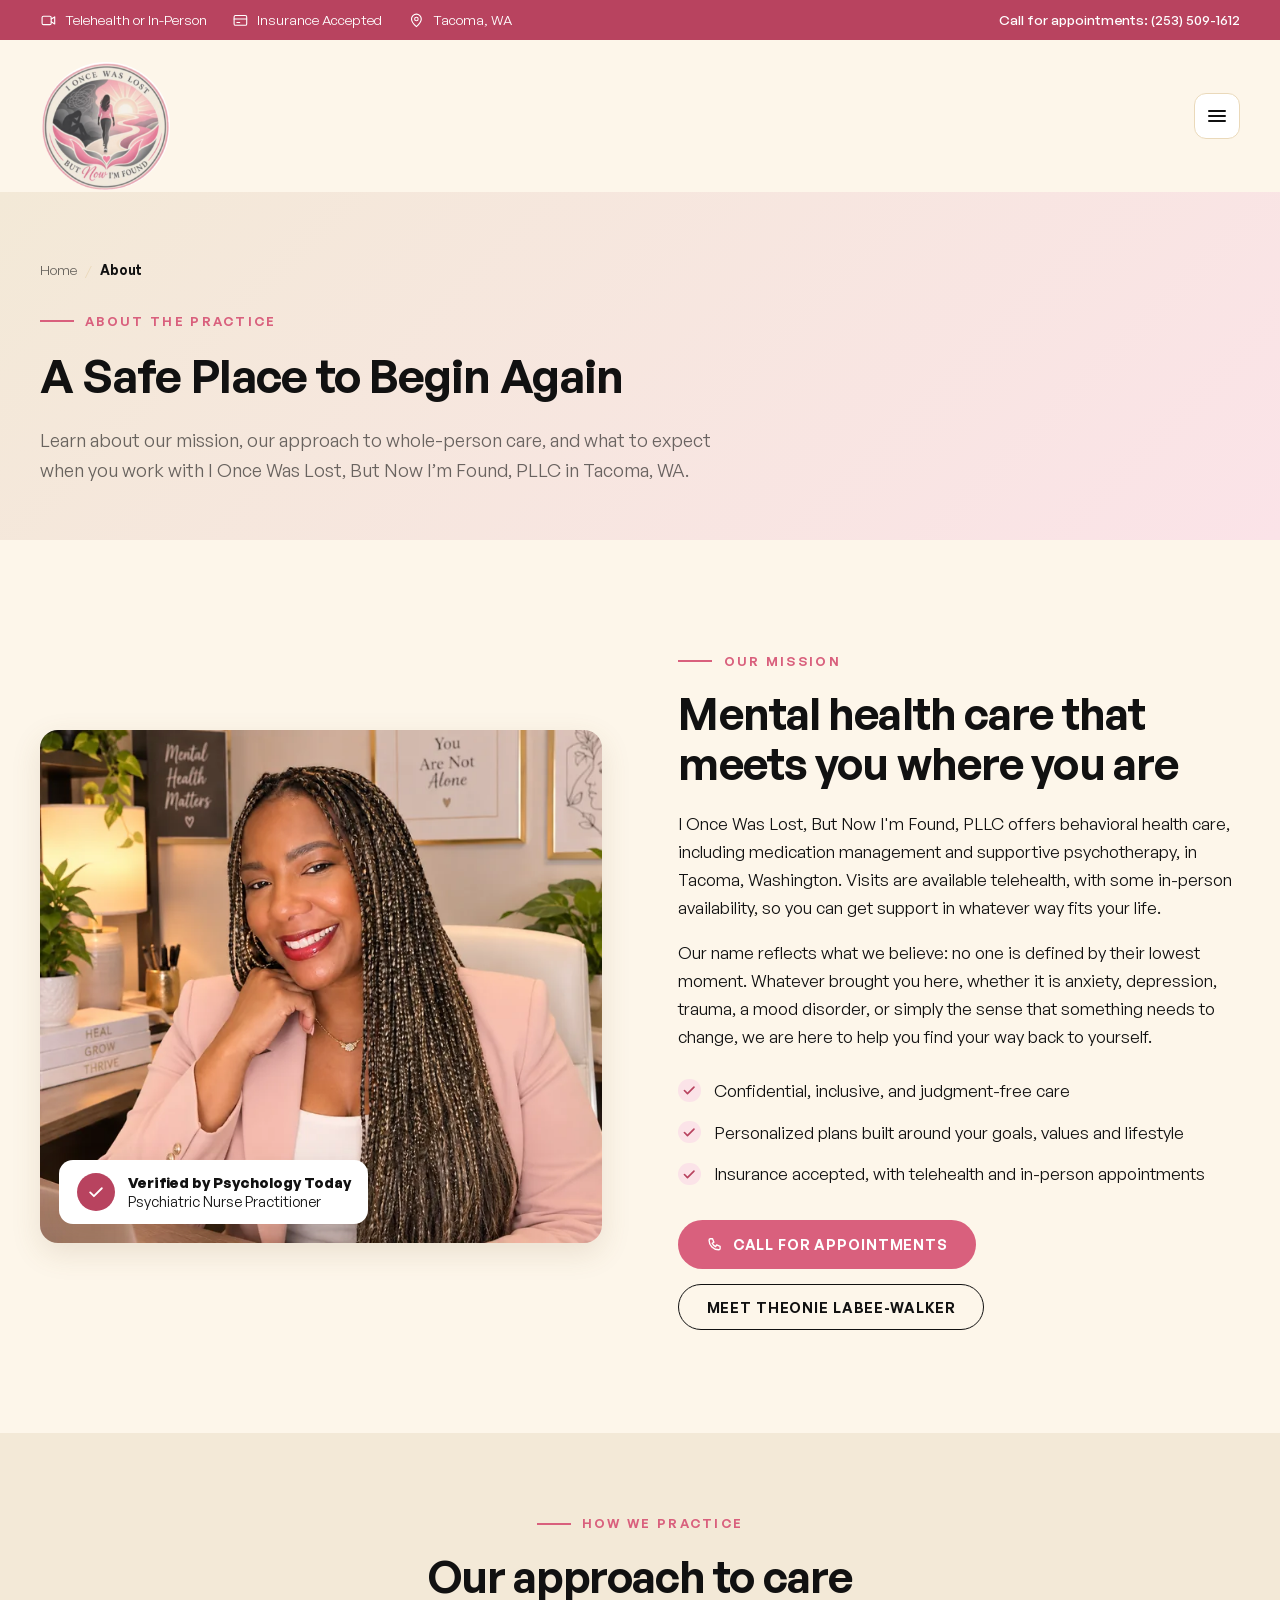
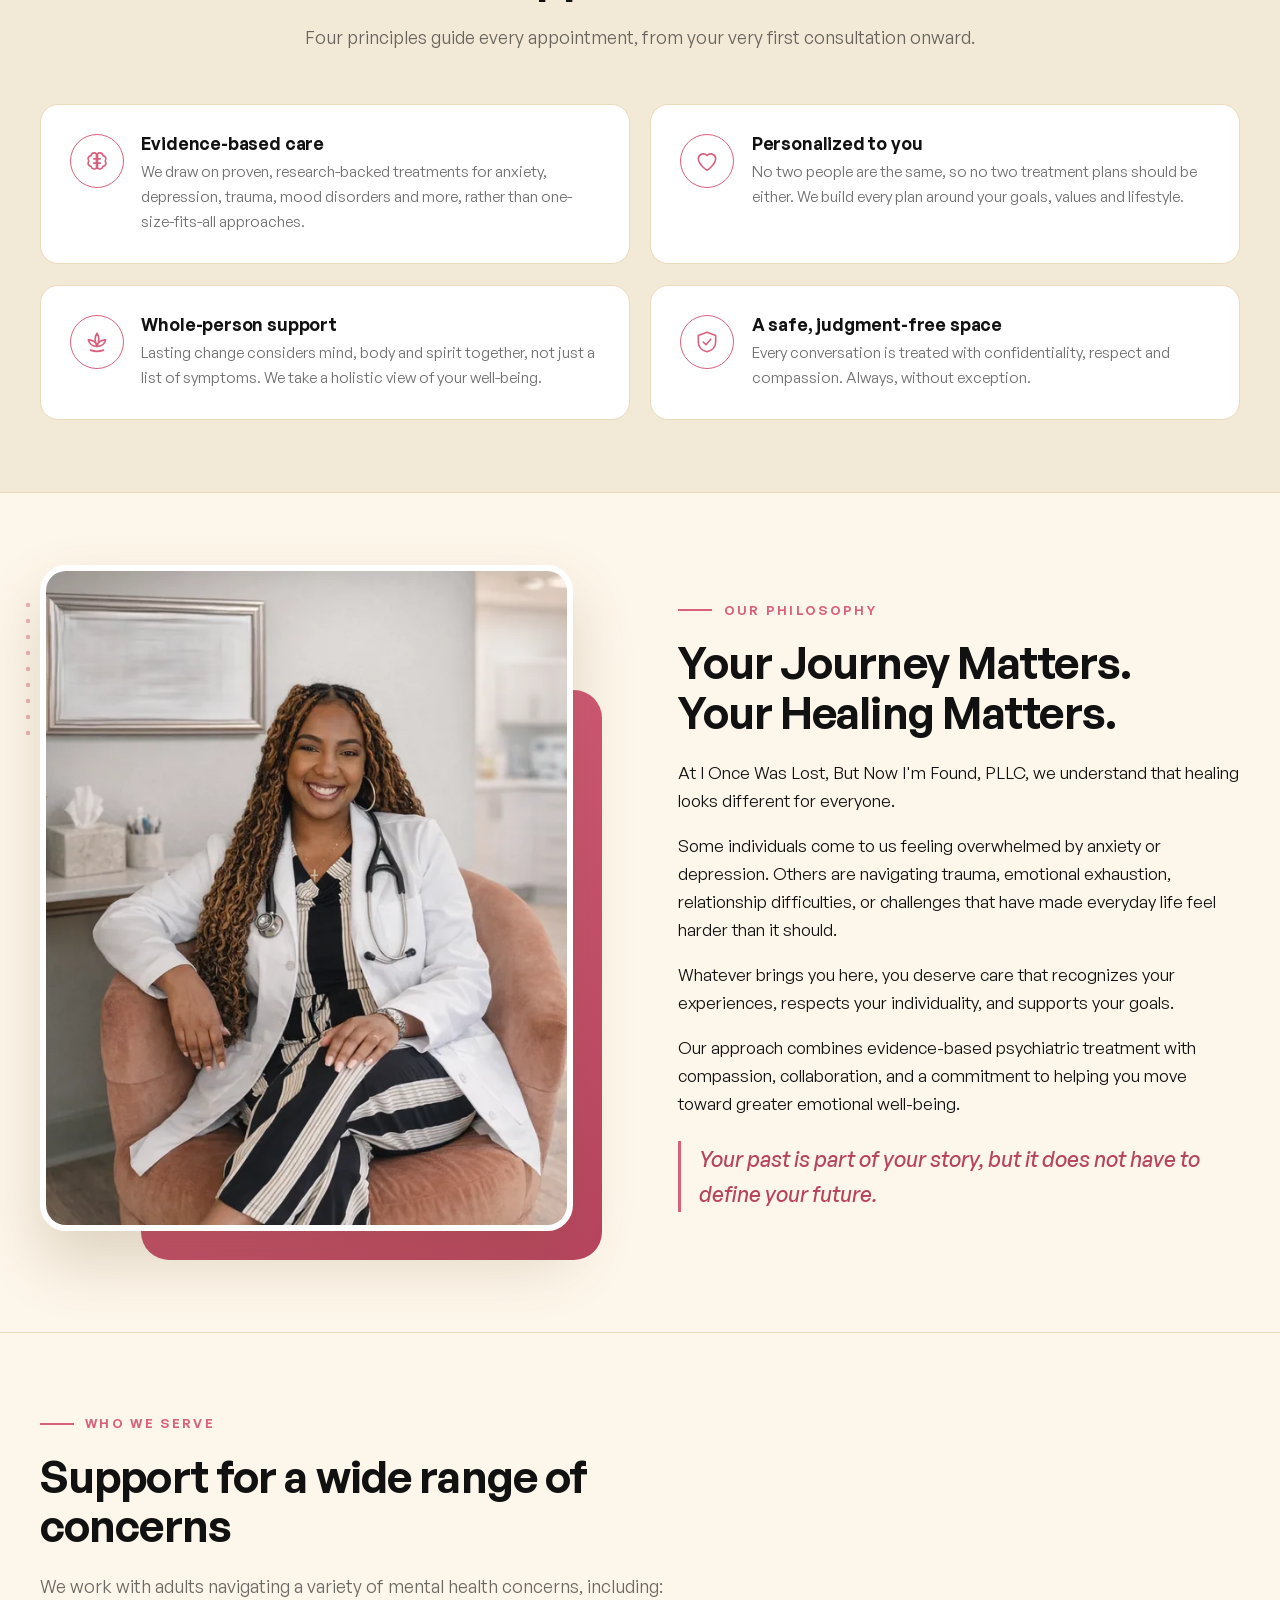
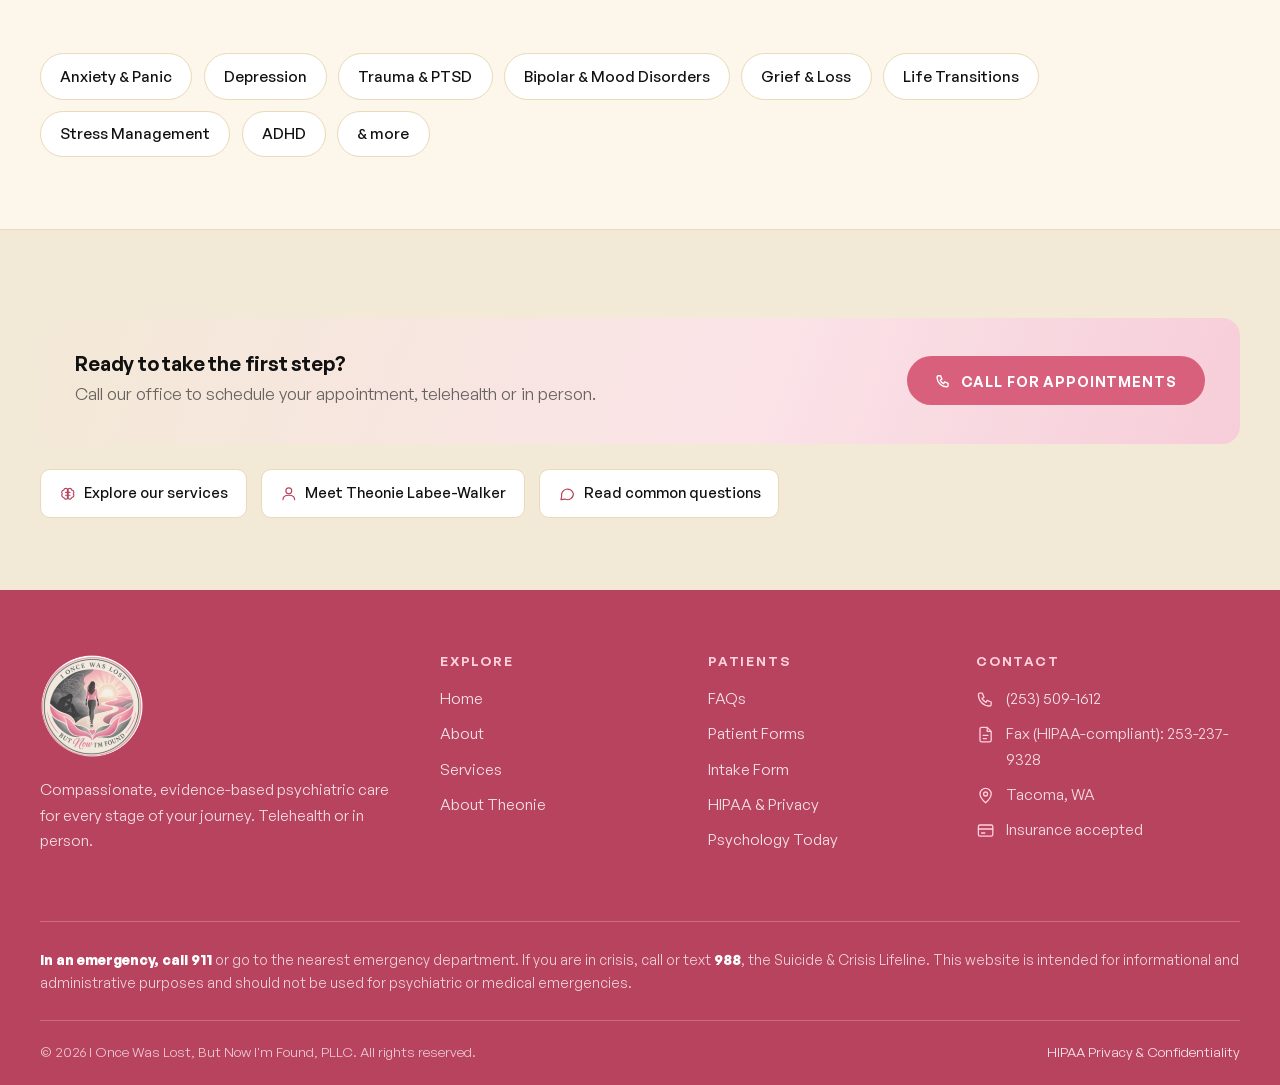
<file: about.html>
<!DOCTYPE html>
<html lang="en">
<head>
<meta charset="utf-8">
<meta name="viewport" content="width=device-width, initial-scale=1">
<title>About the Practice | I Once Was Lost, But Now I'm Found, PLLC | Tacoma, WA</title>
<meta name="description" content="Learn about I Once Was Lost, But Now I'm Found, PLLC: our mission, our evidence-based approach to psychiatric care, and who we serve in Tacoma, WA.">
<meta name="theme-color" content="#ffffff">
<link rel="icon" type="image/svg+xml" href="assets/logo-mark.svg">
<link rel="preload" href="assets/fonts/GeneralSans-400.woff2" as="font" type="font/woff2" crossorigin>
<link rel="preload" href="assets/fonts/GeneralSans-600.woff2" as="font" type="font/woff2" crossorigin>
<link rel="stylesheet" href="assets/styles.css?v=20261016j">
<link rel="canonical" href="https://lostbutfoundpsychiatry.com/about.html">
<meta name="keywords" content="about our practice, psychiatry Tacoma WA, mental health clinic mission, whole-person care">
<meta property="og:type" content="website">
<meta property="og:site_name" content="I Once Was Lost, But Now I'm Found, PLLC">
<meta property="og:title" content="About the Practice | I Once Was Lost, But Now I'm Found, PLLC | Tacoma, WA">
<meta property="og:description" content="Learn about I Once Was Lost, But Now I'm Found, PLLC: our mission, our evidence-based approach to psychiatric care, and who we serve in Tacoma, WA.">
<meta property="og:url" content="https://lostbutfoundpsychiatry.com/about.html">
<meta property="og:image" content="https://lostbutfoundpsychiatry.com/assets/logo-badge.png">
<meta name="twitter:card" content="summary">
</head>
<body>

<!-- Icon sprite -->
<svg width="0" height="0" style="position:absolute" aria-hidden="true">
  <symbol id="i-phone" viewBox="0 0 24 24"><path d="M5 4h3l2 5-2.5 1.5a11 11 0 005 5L14 13l5 2v3a2 2 0 01-2 2A14 14 0 013 6a2 2 0 012-2z"/></symbol>
  <symbol id="i-mail" viewBox="0 0 24 24"><rect x="3" y="5" width="18" height="14" rx="2"/><path d="M3 7l9 6 9-6"/></symbol>
  <symbol id="i-pin" viewBox="0 0 24 24"><path d="M12 21s-7-6.2-7-11a7 7 0 0114 0c0 4.8-7 11-7 11z"/><circle cx="12" cy="10" r="2.5"/></symbol>
  <symbol id="i-clock" viewBox="0 0 24 24"><circle cx="12" cy="12" r="9"/><path d="M12 7v5l3 2"/></symbol>
  <symbol id="i-brain" viewBox="0 0 24 24"><path d="M9.5 4.5A3 3 0 006.5 7a3 3 0 00-2 5 3 3 0 002 5 3 3 0 005 1.5V5.5a2.5 2.5 0 00-2-1zM14.5 4.5A3 3 0 0117.5 7a3 3 0 012 5 3 3 0 01-2 5 3 3 0 01-5 1.5V5.5a2.5 2.5 0 012-1zM9 10h1.5M13.5 10H15M9 14h1.5M13.5 14H15"/></symbol>
  <symbol id="i-heart" viewBox="0 0 24 24"><path d="M12 20.5s-8-4.9-8-11A4.6 4.6 0 0112 7a4.6 4.6 0 018 2.5c0 6.100-8 11-8 11z"/></symbol>
  <symbol id="i-lotus" viewBox="0 0 24 24"><path d="M12 4c2.2 3 2.6 6.500 0 12-2.600-5.500-2.200-9 0-12zM12 16c-4 0-7-2-8-6 3 0 6 1.500 8 4zM12 16c4 0 7-2 8-6-3 0-6 1.500-8 4zM6 19.500c4 1.500 8 1.500 12 0"/></symbol>
  <symbol id="i-shield" viewBox="0 0 24 24"><path d="M12 3l8 3v6c0 4.500-3.200 8-8 9-4.800-1-8-4.500-8-9V6l8-3zM8.500 12l2.500 2.500 4.500-5"/></symbol>
  <symbol id="i-user" viewBox="0 0 24 24"><circle cx="12" cy="8" r="4"/><path d="M4 20c0-4 3.500-6 8-6s8 2 8 6"/></symbol>
  <symbol id="i-check" viewBox="0 0 24 24"><path d="M5 12.500l4.500 4.500L19 7.500"/></symbol>
  <symbol id="i-video" viewBox="0 0 24 24"><rect x="3" y="6" width="13" height="12" rx="2"/><path d="M16 10l5-3v10l-5-3"/></symbol>
  <symbol id="i-pill" viewBox="0 0 24 24"><path d="M10.500 20.500a4.950 4.950 0 01-7-7l10-10a4.950 4.950 0 017 7zM8.500 8.500l7 7"/></symbol>
  <symbol id="i-card" viewBox="0 0 24 24"><rect x="3" y="5" width="18" height="14" rx="2"/><path d="M3 10h18M7 15h4"/></symbol>
  <symbol id="i-chat" viewBox="0 0 24 24"><path d="M21 12a8 8 0 01-11.500 7.200L4 20l1-4.500A8 8 0 1121 12z"/></symbol>
  <symbol id="i-clipboard" viewBox="0 0 24 24"><rect x="5" y="4" width="14" height="17" rx="2"/><path d="M9 4h6v3H9zM9 12h6M9 16h4"/></symbol>
  <symbol id="i-file" viewBox="0 0 24 24"><path d="M14 3H7a2 2 0 00-2 2v14a2 2 0 002 2h10a2 2 0 002-2V8zM14 3v5h5M9 13h6M9 17h4"/></symbol>
  <symbol id="i-alert" viewBox="0 0 24 24"><path d="M12 3l10 18H2zM12 10v4.500M12 17.500v.5"/></symbol>
  <symbol id="i-left" viewBox="0 0 24 24"><path d="M15 5l-7 7 7 7"/></symbol>
  <symbol id="i-right" viewBox="0 0 24 24"><path d="M9 5l7 7-7 7"/></symbol>
  <symbol id="i-menu" viewBox="0 0 24 24"><path d="M4 7h16M4 12h16M4 17h16"/></symbol>
  <symbol id="i-close" viewBox="0 0 24 24"><path d="M6 6l12 12M18 6L6 18"/></symbol>
  <symbol id="i-quote" viewBox="0 0 24 24"><path d="M10 6C6.5 6.6 4 9.4 4 13.2V18h6.2v-6H7c.1-1.900 1.100-3.100 3-3.700zM20 6c-3.500.6-6 3.400-6 7.200V18h6.200v-6H17c.1-1.900 1.100-3.100 3-3.700z"/></symbol>
  <symbol id="i-lock" viewBox="0 0 24 24"><rect x="5" y="11" width="14" height="9" rx="2"/><path d="M8 11V8a4 4 0 018 0v3"/></symbol>
  <symbol id="i-calendar" viewBox="0 0 24 24"><rect x="4" y="5" width="16" height="15" rx="2"/><path d="M4 10h16M9 3v4M15 3v4"/></symbol>
  <symbol id="i-home" viewBox="0 0 24 24"><path d="M4 11l8-7 8 7M6 10v10h12V10M10 20v-5h4v5"/></symbol>
  <symbol id="i-building" viewBox="0 0 24 24"><rect x="5" y="3" width="14" height="18" rx="1.5"/><path d="M9 7h2M13 7h2M9 11h2M13 11h2M9 15h2M13 15h2M11 21v-3h2v3"/></symbol>
  <symbol id="i-plus" viewBox="0 0 24 24"><path d="M12 5v14M5 12h14"/></symbol>
</svg>

<a class="skip-link" href="#main">Skip to content</a>

<!-- Top bar -->
<div class="topbar">
  <div class="container">
    <ul>
      <li><svg class="icon"><use href="#i-video"/></svg>Telehealth or In-Person</li>
      <li class="hide-sm"><svg class="icon"><use href="#i-card"/></svg>Insurance Accepted</li>
      <li class="hide-sm"><svg class="icon"><use href="#i-pin"/></svg>Tacoma, WA</li>
    </ul>
    <a href="tel:+12535091612"><span class="hide-sm">Call for appointments: </span>(253) 509-1612</a>
  </div>
</div>

<!-- Header -->
<header class="site-header">
  <div class="container header-row">
    <a class="brand" href="index.html" aria-label="I Once Was Lost, But Now I'm Found, PLLC — home">
      <img src="assets/logo-badge.png" alt="I Once Was Lost, But Now I'm Found, PLLC — Psychiatry, Tacoma, WA" width="112" height="112">
    </a>
    <button class="menu-btn" aria-expanded="false" aria-controls="site-nav" aria-label="Menu">
      <svg class="icon i-open"><use href="#i-menu"/></svg>
      <svg class="icon i-close"><use href="#i-close"/></svg>
    </button>
    <nav class="nav" id="site-nav" aria-label="Main">
      <div class="nav-top"><span>Menu</span><button class="nav-close" type="button" aria-label="Close menu"><svg class="icon"><use href="#i-close"/></svg></button></div>
      <ul class="nav-links">
        <li><a href="index.html"><span class="nl-ic"><svg class="icon"><use href="#i-home"/></svg></span><span class="nl-tx"><strong>Home</strong><small>Welcome to our practice</small></span></a></li>
        <li><a href="about.html" class="is-active"><span class="nl-ic"><svg class="icon"><use href="#i-heart"/></svg></span><span class="nl-tx"><strong>About</strong><small>Our mission &amp; approach</small></span></a></li>
        <li><a href="services.html"><span class="nl-ic"><svg class="icon"><use href="#i-brain"/></svg></span><span class="nl-tx"><strong>Services</strong><small>Evaluations, medication &amp; therapy</small></span></a></li>
        <li><a href="provider.html"><span class="nl-ic"><svg class="icon"><use href="#i-user"/></svg></span><span class="nl-tx"><strong>About Theonie</strong><small>Meet your provider</small></span></a></li>
        <li><a href="faqs.html"><span class="nl-ic"><svg class="icon"><use href="#i-chat"/></svg></span><span class="nl-tx"><strong>FAQs</strong><small>Answers to common questions</small></span></a></li>
        <li><a href="forms.html"><span class="nl-ic"><svg class="icon"><use href="#i-file"/></svg></span><span class="nl-tx"><strong>Forms</strong><small>New patient intake packet</small></span></a></li>
        <li><a href="intake-form.html"><span class="nl-ic"><svg class="icon"><use href="#i-clipboard"/></svg></span><span class="nl-tx"><strong>Intake Form</strong><small>Fill out online</small></span></a></li>
        <li><a href="contact.html"><span class="nl-ic"><svg class="icon"><use href="#i-mail"/></svg></span><span class="nl-tx"><strong>Contact</strong><small>Call, email or visit</small></span></a></li>
      </ul>
      <div class="nav-side">
        <span class="ns-eyebrow">Get in touch</span>
        <h3>Ready to begin again?</h3>
        <ul class="ns-list">
          <li><svg class="icon"><use href="#i-phone"/></svg><a href="tel:+12535091612">(253) 509-1612</a></li>
          <li><svg class="icon"><use href="#i-mail"/></svg><a href="mailto:theonielabee@gmail.com">theonielabee@gmail.com</a></li>
          <li><svg class="icon"><use href="#i-pin"/></svg><span>Lakewood, WA 98499</span></li>
        </ul>
        <a class="btn btn--white" href="tel:+12535091612"><svg class="icon"><use href="#i-phone"/></svg>Call for appointments</a>
      </div>
    </nav>
  </div>
</header>

<main id="main"><div class="page-banner">
  <div class="container">
    <nav class="breadcrumb" aria-label="Breadcrumb"><a href="index.html">Home</a><span>/</span><strong aria-current="page">About</strong></nav>
    <span class="eyebrow">About the Practice</span>
    <h1>A Safe Place to Begin Again</h1>
    <p class="lead">Learn about our mission, our approach to whole-person care, and what to expect when you work with I Once Was Lost, But Now I’m Found, PLLC in Tacoma, WA.</p>
  </div>
</div>

<section class="section" id="about">
  <div class="container split">
    <div class="about-art">
      <picture>
        <source type="image/webp" srcset="assets/img/about-blazer-700.webp 700w, assets/img/about-blazer-1100.webp 1100w, assets/img/about-blazer-1600.webp 1600w" sizes="(max-width: 860px) 100vw, 560px">
        <img src="assets/img/about-blazer-1100.jpg" srcset="assets/img/about-blazer-700.jpg 700w, assets/img/about-blazer-1100.jpg 1100w, assets/img/about-blazer-1600.jpg 1600w" sizes="(max-width: 860px) 100vw, 560px" alt="Theonie Labee-Walker, MSN, PMHNP-BC" width="1100" height="1005" loading="lazy" decoding="async">
      </picture>
      <div class="about-tag"><span class="dot"><svg class="icon"><use href="#i-check"/></svg></span><span><strong>Verified by Psychology Today</strong><br>Psychiatric Nurse Practitioner</span></div>
    </div>
    <div>
      <span class="eyebrow">Our Mission</span>
      <h2>Mental health care that meets you where you are</h2>
      <p>I Once Was Lost, But Now I'm Found, PLLC offers behavioral health care, including medication management and supportive psychotherapy, in Tacoma, Washington. Visits are available telehealth, with some in-person availability, so you can get support in whatever way fits your life.</p>
      <p>Our name reflects what we believe: no one is defined by their lowest moment. Whatever brought you here, whether it is anxiety, depression, trauma, a mood disorder, or simply the sense that something needs to change, we are here to help you find your way back to yourself.</p>
      <ul class="checks">
        <li><svg class="icon"><use href="#i-check"/></svg><span>Confidential, inclusive, and judgment-free care</span></li>
        <li><svg class="icon"><use href="#i-check"/></svg><span>Personalized plans built around your goals, values and lifestyle</span></li>
        <li><svg class="icon"><use href="#i-check"/></svg><span>Insurance accepted, with telehealth and in-person appointments</span></li>
      </ul>
      <div class="hero-actions">
        <a class="btn" href="tel:+12535091612"><svg class="icon"><use href="#i-phone"/></svg>Call for appointments</a>
        <a class="btn btn--outline" href="provider.html">Meet Theonie Labee-Walker</a>
      </div>
    </div>
  </div>
</section>

<section class="subsection subsection--sand">
  <div class="container">
    <div class="section-head center">
      <span class="eyebrow">How We Practice</span>
      <h2>Our approach to care</h2>
      <p>Four principles guide every appointment, from your very first consultation onward.</p>
    </div>
    <div class="value-grid">
      <div class="value-card">
        <span class="ring"><svg class="icon"><use href="#i-brain"/></svg></span>
        <div><h3>Evidence-based care</h3><p>We draw on proven, research-backed treatments for anxiety, depression, trauma, mood disorders and more, rather than one-size-fits-all approaches.</p></div>
      </div>
      <div class="value-card">
        <span class="ring"><svg class="icon"><use href="#i-heart"/></svg></span>
        <div><h3>Personalized to you</h3><p>No two people are the same, so no two treatment plans should be either. We build every plan around your goals, values and lifestyle.</p></div>
      </div>
      <div class="value-card">
        <span class="ring"><svg class="icon"><use href="#i-lotus"/></svg></span>
        <div><h3>Whole-person support</h3><p>Lasting change considers mind, body and spirit together, not just a list of symptoms. We take a holistic view of your well-being.</p></div>
      </div>
      <div class="value-card">
        <span class="ring"><svg class="icon"><use href="#i-shield"/></svg></span>
        <div><h3>A safe, judgment-free space</h3><p>Every conversation is treated with confidentiality, respect and compassion. Always, without exception.</p></div>
      </div>
    </div>
  </div>
</section>

<section class="subsection">
  <div class="container split">
    <div class="portrait-frame">
      <div class="portrait">
        <picture>
          <source type="image/webp" srcset="assets/img/provider-clinical-600.webp 600w, assets/img/provider-clinical-900.webp 900w, assets/img/provider-clinical-1200.webp 1200w" sizes="(max-width: 860px) 100vw, 480px">
          <img src="assets/img/provider-clinical-900.jpg" srcset="assets/img/provider-clinical-600.jpg 600w, assets/img/provider-clinical-900.jpg 900w, assets/img/provider-clinical-1200.jpg 1200w" sizes="(max-width: 860px) 100vw, 480px" alt="Theonie Labee-Walker, psychiatric nurse practitioner, in her white coat" width="962" height="1195" loading="lazy" decoding="async">
        </picture>
      </div>
    </div>
    <div>
      <span class="eyebrow">Our Philosophy</span>
      <h2>Your Journey Matters.<br>Your Healing Matters.</h2>
      <p>At I Once Was Lost, But Now I'm Found, PLLC, we understand that healing looks different for everyone.</p>
      <p>Some individuals come to us feeling overwhelmed by anxiety or depression. Others are navigating trauma, emotional exhaustion, relationship difficulties, or challenges that have made everyday life feel harder than it should.</p>
      <p>Whatever brings you here, you deserve care that recognizes your experiences, respects your individuality, and supports your goals.</p>
      <p>Our approach combines evidence-based psychiatric treatment with compassion, collaboration, and a commitment to helping you move toward greater emotional well-being.</p>
      <p class="quote-line" style="margin-top:1.4rem">Your past is part of your story, but it does not have to define your future.</p>
    </div>
  </div>
</section>

<section class="subsection">
  <div class="container">
    <div class="section-head">
      <span class="eyebrow">Who We Serve</span>
      <h2>Support for a wide range of concerns</h2>
      <p>We work with adults navigating a variety of mental health concerns, including:</p>
    </div>
    <ul class="tag-cloud">
      <li>Anxiety &amp; Panic</li><li>Depression</li><li>Trauma &amp; PTSD</li><li>Bipolar &amp; Mood Disorders</li>
      <li>Grief &amp; Loss</li><li>Life Transitions</li><li>Stress Management</li><li>ADHD</li><li>& more</li>
    </ul>
  </div>
</section>

<section class="subsection subsection--sand">
  <div class="container">
    <div class="page-cta">
      <div><h3>Ready to take the first step?</h3><p>Call our office to schedule your appointment, telehealth or in person.</p></div>
      <a class="btn" href="tel:+12535091612"><svg class="icon"><use href="#i-phone"/></svg>Call for appointments</a>
    </div>
    <div class="related-links">
      <a href="services.html"><svg class="icon"><use href="#i-brain"/></svg>Explore our services</a>
      <a href="provider.html"><svg class="icon"><use href="#i-user"/></svg>Meet Theonie Labee-Walker</a>
      <a href="faqs.html"><svg class="icon"><use href="#i-chat"/></svg>Read common questions</a>
    </div>
  </div>
</section>


</main>

<!-- Footer -->
<footer class="site-footer" id="contact">
  <div class="container footer-main">
    <div class="footer-brand">
      <img src="assets/logo-badge.png" alt="I Once Was Lost, But Now I'm Found, PLLC" width="104" height="104">
      <p>Compassionate, evidence-based psychiatric care for every stage of your journey. Telehealth or in person.</p>
    </div>
    <div>
      <h3>Explore</h3>
      <ul>
        <li><a href="index.html">Home</a></li>
        <li><a href="about.html">About</a></li>
        <li><a href="services.html">Services</a></li>
        <li><a href="provider.html">About Theonie</a></li>
      </ul>
    </div>
    <div>
      <h3>Patients</h3>
      <ul>
        <li><a href="faqs.html">FAQs</a></li>
        <li><a href="forms.html">Patient Forms</a></li>
        <li><a href="intake-form.html">Intake Form</a></li>
        <li><a href="index.html#hipaa">HIPAA &amp; Privacy</a></li>
        <li><a href="https://www.psychologytoday.com/us/psychiatrists/i-once-was-lost-but-now-i-m-found-pllc-tacoma-wa/1693628" target="_blank" rel="noopener">Psychology Today</a></li>
      </ul>
    </div>
    <div>
      <h3>Contact</h3>
      <ul class="footer-contact">
        <li><svg class="icon"><use href="#i-phone"/></svg><a href="tel:+12535091612">(253) 509-1612</a></li>
        <li><svg class="icon"><use href="#i-file"/></svg><span>Fax (HIPAA-compliant): 253-237-9328</span></li>
        <li><svg class="icon"><use href="#i-pin"/></svg><span>Tacoma, WA</span></li>
        <li><svg class="icon"><use href="#i-card"/></svg><span>Insurance accepted</span></li>
      </ul>
    </div>
  </div>
  <div class="container footer-emergency">
    <strong>In an emergency, call 911</strong> or go to the nearest emergency department. If you are in crisis, call or text <strong>988</strong>, the Suicide &amp; Crisis Lifeline. This website is intended for informational and administrative purposes and should not be used for psychiatric or medical emergencies.
  </div>
  <div class="container footer-bottom">
    <span>&copy; <span id="year">2026</span> I Once Was Lost, But Now I'm Found, PLLC. All rights reserved.</span>
    <a href="index.html#hipaa">HIPAA Privacy &amp; Confidentiality</a>
  </div>
</footer>

<div class="call-bar"><a class="btn" href="tel:+12535091612"><svg class="icon"><use href="#i-phone"/></svg>Call for appointments</a></div>

<script src="assets/site.js?v=20261016j"></script>
</body>
</html>
</file>
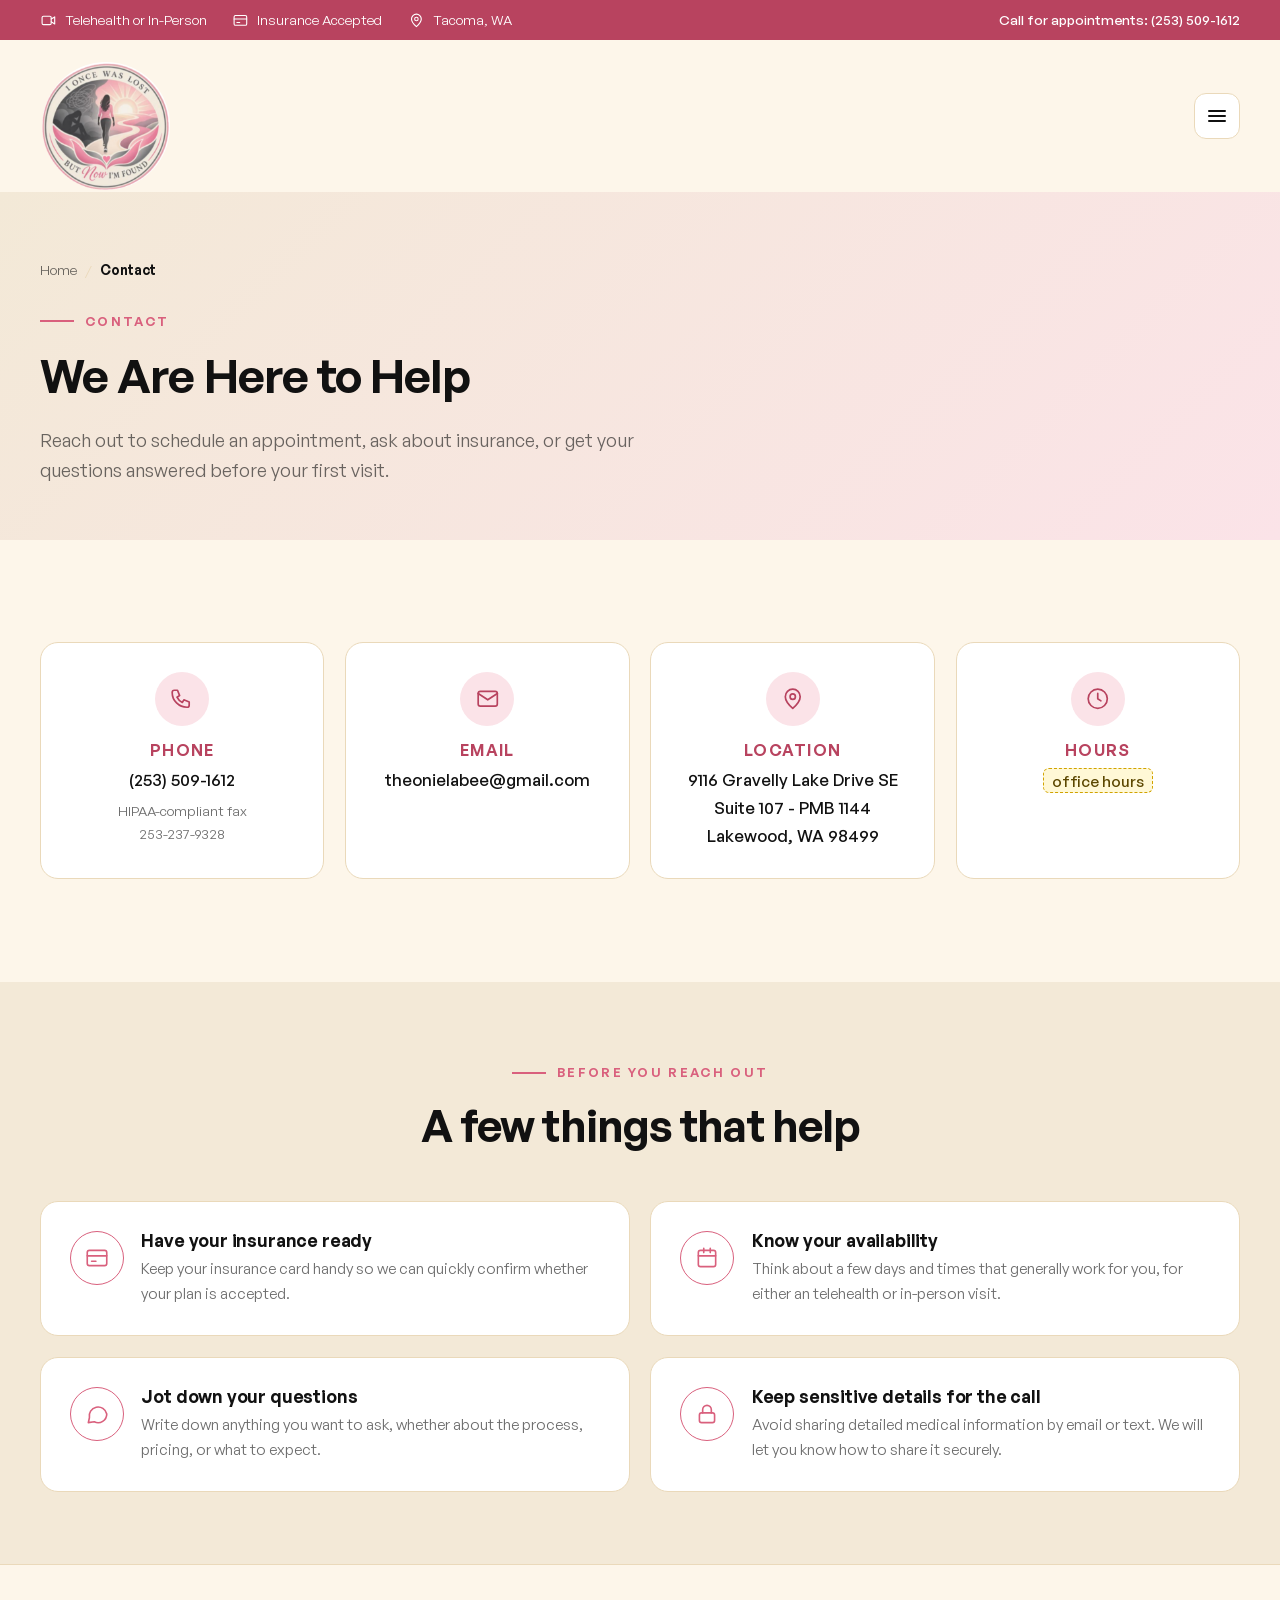
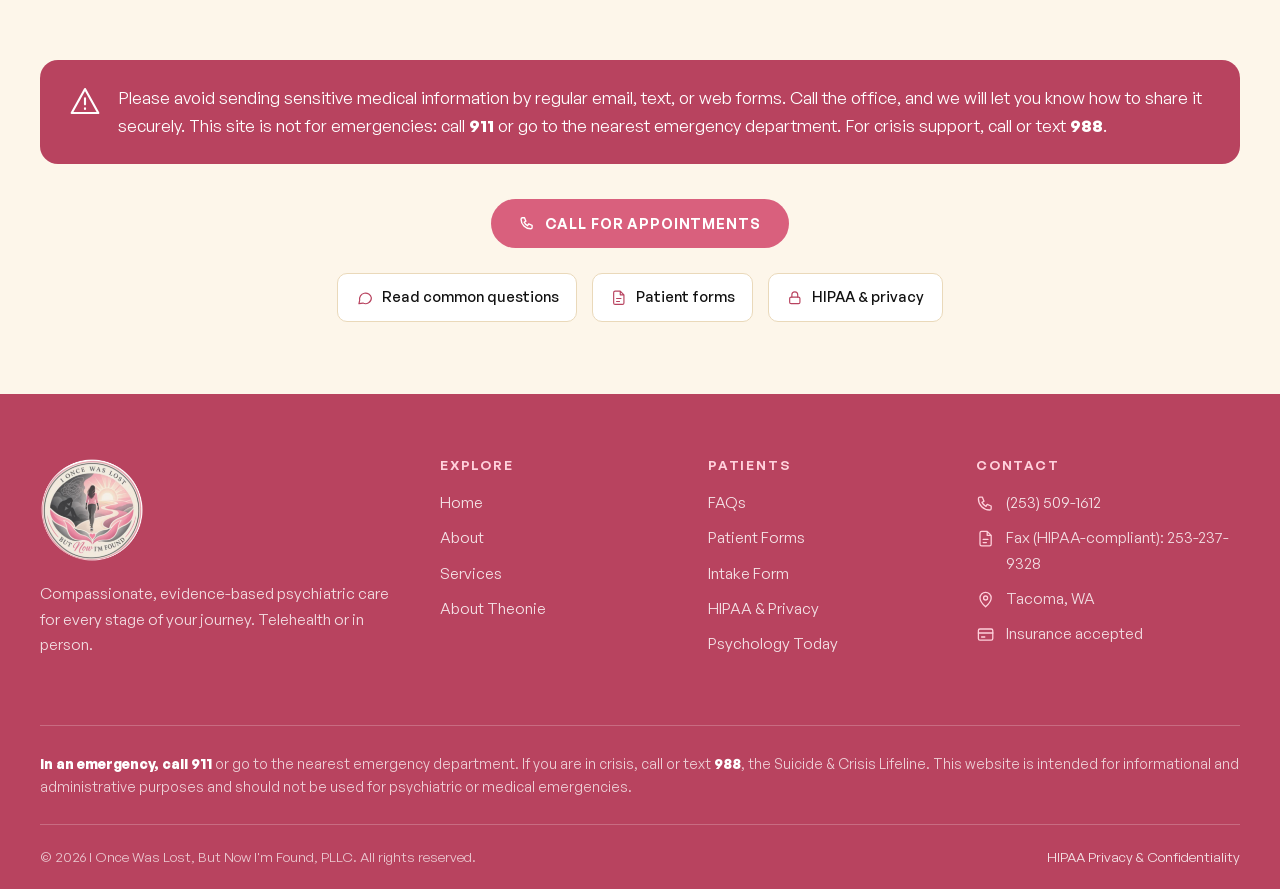
<file: contact.html>
<!DOCTYPE html>
<html lang="en">
<head>
<meta charset="utf-8">
<meta name="viewport" content="width=device-width, initial-scale=1">
<title>Contact | I Once Was Lost, But Now I'm Found, PLLC</title>
<meta name="description" content="Contact I Once Was Lost, But Now I'm Found, PLLC in Tacoma, WA to schedule an appointment or ask about insurance.">
<meta name="theme-color" content="#ffffff">
<link rel="icon" type="image/svg+xml" href="assets/logo-mark.svg">
<link rel="preload" href="assets/fonts/GeneralSans-400.woff2" as="font" type="font/woff2" crossorigin>
<link rel="preload" href="assets/fonts/GeneralSans-600.woff2" as="font" type="font/woff2" crossorigin>
<link rel="stylesheet" href="assets/styles.css?v=20261016j">
<link rel="canonical" href="https://lostbutfoundpsychiatry.com/contact.html">
<meta name="keywords" content="contact psychiatrist Tacoma, schedule appointment, psychiatry phone number">
<meta property="og:type" content="website">
<meta property="og:site_name" content="I Once Was Lost, But Now I'm Found, PLLC">
<meta property="og:title" content="Contact | I Once Was Lost, But Now I'm Found, PLLC">
<meta property="og:description" content="Contact I Once Was Lost, But Now I'm Found, PLLC in Tacoma, WA to schedule an appointment or ask about insurance.">
<meta property="og:url" content="https://lostbutfoundpsychiatry.com/contact.html">
<meta property="og:image" content="https://lostbutfoundpsychiatry.com/assets/logo-badge.png">
<meta name="twitter:card" content="summary">
</head>
<body>

<!-- Icon sprite -->
<svg width="0" height="0" style="position:absolute" aria-hidden="true">
  <symbol id="i-phone" viewBox="0 0 24 24"><path d="M5 4h3l2 5-2.5 1.5a11 11 0 005 5L14 13l5 2v3a2 2 0 01-2 2A14 14 0 013 6a2 2 0 012-2z"/></symbol>
  <symbol id="i-mail" viewBox="0 0 24 24"><rect x="3" y="5" width="18" height="14" rx="2"/><path d="M3 7l9 6 9-6"/></symbol>
  <symbol id="i-pin" viewBox="0 0 24 24"><path d="M12 21s-7-6.2-7-11a7 7 0 0114 0c0 4.8-7 11-7 11z"/><circle cx="12" cy="10" r="2.5"/></symbol>
  <symbol id="i-clock" viewBox="0 0 24 24"><circle cx="12" cy="12" r="9"/><path d="M12 7v5l3 2"/></symbol>
  <symbol id="i-brain" viewBox="0 0 24 24"><path d="M9.5 4.5A3 3 0 006.5 7a3 3 0 00-2 5 3 3 0 002 5 3 3 0 005 1.5V5.5a2.5 2.5 0 00-2-1zM14.5 4.5A3 3 0 0117.5 7a3 3 0 012 5 3 3 0 01-2 5 3 3 0 01-5 1.5V5.5a2.5 2.5 0 012-1zM9 10h1.5M13.5 10H15M9 14h1.5M13.5 14H15"/></symbol>
  <symbol id="i-heart" viewBox="0 0 24 24"><path d="M12 20.5s-8-4.9-8-11A4.6 4.6 0 0112 7a4.6 4.6 0 018 2.5c0 6.100-8 11-8 11z"/></symbol>
  <symbol id="i-lotus" viewBox="0 0 24 24"><path d="M12 4c2.2 3 2.6 6.500 0 12-2.600-5.500-2.200-9 0-12zM12 16c-4 0-7-2-8-6 3 0 6 1.500 8 4zM12 16c4 0 7-2 8-6-3 0-6 1.500-8 4zM6 19.500c4 1.500 8 1.500 12 0"/></symbol>
  <symbol id="i-shield" viewBox="0 0 24 24"><path d="M12 3l8 3v6c0 4.500-3.200 8-8 9-4.800-1-8-4.500-8-9V6l8-3zM8.500 12l2.500 2.500 4.500-5"/></symbol>
  <symbol id="i-user" viewBox="0 0 24 24"><circle cx="12" cy="8" r="4"/><path d="M4 20c0-4 3.500-6 8-6s8 2 8 6"/></symbol>
  <symbol id="i-check" viewBox="0 0 24 24"><path d="M5 12.500l4.500 4.500L19 7.500"/></symbol>
  <symbol id="i-video" viewBox="0 0 24 24"><rect x="3" y="6" width="13" height="12" rx="2"/><path d="M16 10l5-3v10l-5-3"/></symbol>
  <symbol id="i-pill" viewBox="0 0 24 24"><path d="M10.500 20.500a4.950 4.950 0 01-7-7l10-10a4.950 4.950 0 017 7zM8.500 8.500l7 7"/></symbol>
  <symbol id="i-card" viewBox="0 0 24 24"><rect x="3" y="5" width="18" height="14" rx="2"/><path d="M3 10h18M7 15h4"/></symbol>
  <symbol id="i-chat" viewBox="0 0 24 24"><path d="M21 12a8 8 0 01-11.500 7.200L4 20l1-4.500A8 8 0 1121 12z"/></symbol>
  <symbol id="i-clipboard" viewBox="0 0 24 24"><rect x="5" y="4" width="14" height="17" rx="2"/><path d="M9 4h6v3H9zM9 12h6M9 16h4"/></symbol>
  <symbol id="i-file" viewBox="0 0 24 24"><path d="M14 3H7a2 2 0 00-2 2v14a2 2 0 002 2h10a2 2 0 002-2V8zM14 3v5h5M9 13h6M9 17h4"/></symbol>
  <symbol id="i-alert" viewBox="0 0 24 24"><path d="M12 3l10 18H2zM12 10v4.500M12 17.500v.5"/></symbol>
  <symbol id="i-left" viewBox="0 0 24 24"><path d="M15 5l-7 7 7 7"/></symbol>
  <symbol id="i-right" viewBox="0 0 24 24"><path d="M9 5l7 7-7 7"/></symbol>
  <symbol id="i-menu" viewBox="0 0 24 24"><path d="M4 7h16M4 12h16M4 17h16"/></symbol>
  <symbol id="i-close" viewBox="0 0 24 24"><path d="M6 6l12 12M18 6L6 18"/></symbol>
  <symbol id="i-quote" viewBox="0 0 24 24"><path d="M10 6C6.5 6.6 4 9.4 4 13.2V18h6.2v-6H7c.1-1.900 1.100-3.100 3-3.700zM20 6c-3.500.6-6 3.400-6 7.200V18h6.200v-6H17c.1-1.900 1.100-3.100 3-3.700z"/></symbol>
  <symbol id="i-lock" viewBox="0 0 24 24"><rect x="5" y="11" width="14" height="9" rx="2"/><path d="M8 11V8a4 4 0 018 0v3"/></symbol>
  <symbol id="i-calendar" viewBox="0 0 24 24"><rect x="4" y="5" width="16" height="15" rx="2"/><path d="M4 10h16M9 3v4M15 3v4"/></symbol>
  <symbol id="i-home" viewBox="0 0 24 24"><path d="M4 11l8-7 8 7M6 10v10h12V10M10 20v-5h4v5"/></symbol>
  <symbol id="i-building" viewBox="0 0 24 24"><rect x="5" y="3" width="14" height="18" rx="1.5"/><path d="M9 7h2M13 7h2M9 11h2M13 11h2M9 15h2M13 15h2M11 21v-3h2v3"/></symbol>
  <symbol id="i-plus" viewBox="0 0 24 24"><path d="M12 5v14M5 12h14"/></symbol>
</svg>

<a class="skip-link" href="#main">Skip to content</a>

<!-- Top bar -->
<div class="topbar">
  <div class="container">
    <ul>
      <li><svg class="icon"><use href="#i-video"/></svg>Telehealth or In-Person</li>
      <li class="hide-sm"><svg class="icon"><use href="#i-card"/></svg>Insurance Accepted</li>
      <li class="hide-sm"><svg class="icon"><use href="#i-pin"/></svg>Tacoma, WA</li>
    </ul>
    <a href="tel:+12535091612"><span class="hide-sm">Call for appointments: </span>(253) 509-1612</a>
  </div>
</div>

<!-- Header -->
<header class="site-header">
  <div class="container header-row">
    <a class="brand" href="index.html" aria-label="I Once Was Lost, But Now I'm Found, PLLC — home">
      <img src="assets/logo-badge.png" alt="I Once Was Lost, But Now I'm Found, PLLC — Psychiatry, Tacoma, WA" width="112" height="112">
    </a>
    <button class="menu-btn" aria-expanded="false" aria-controls="site-nav" aria-label="Menu">
      <svg class="icon i-open"><use href="#i-menu"/></svg>
      <svg class="icon i-close"><use href="#i-close"/></svg>
    </button>
    <nav class="nav" id="site-nav" aria-label="Main">
      <div class="nav-top"><span>Menu</span><button class="nav-close" type="button" aria-label="Close menu"><svg class="icon"><use href="#i-close"/></svg></button></div>
      <ul class="nav-links">
        <li><a href="index.html"><span class="nl-ic"><svg class="icon"><use href="#i-home"/></svg></span><span class="nl-tx"><strong>Home</strong><small>Welcome to our practice</small></span></a></li>
        <li><a href="about.html"><span class="nl-ic"><svg class="icon"><use href="#i-heart"/></svg></span><span class="nl-tx"><strong>About</strong><small>Our mission &amp; approach</small></span></a></li>
        <li><a href="services.html"><span class="nl-ic"><svg class="icon"><use href="#i-brain"/></svg></span><span class="nl-tx"><strong>Services</strong><small>Evaluations, medication &amp; therapy</small></span></a></li>
        <li><a href="provider.html"><span class="nl-ic"><svg class="icon"><use href="#i-user"/></svg></span><span class="nl-tx"><strong>About Theonie</strong><small>Meet your provider</small></span></a></li>
        <li><a href="faqs.html"><span class="nl-ic"><svg class="icon"><use href="#i-chat"/></svg></span><span class="nl-tx"><strong>FAQs</strong><small>Answers to common questions</small></span></a></li>
        <li><a href="forms.html"><span class="nl-ic"><svg class="icon"><use href="#i-file"/></svg></span><span class="nl-tx"><strong>Forms</strong><small>New patient intake packet</small></span></a></li>
        <li><a href="intake-form.html"><span class="nl-ic"><svg class="icon"><use href="#i-clipboard"/></svg></span><span class="nl-tx"><strong>Intake Form</strong><small>Fill out online</small></span></a></li>
        <li><a href="contact.html" class="is-active"><span class="nl-ic"><svg class="icon"><use href="#i-mail"/></svg></span><span class="nl-tx"><strong>Contact</strong><small>Call, email or visit</small></span></a></li>
      </ul>
      <div class="nav-side">
        <span class="ns-eyebrow">Get in touch</span>
        <h3>Ready to begin again?</h3>
        <ul class="ns-list">
          <li><svg class="icon"><use href="#i-phone"/></svg><a href="tel:+12535091612">(253) 509-1612</a></li>
          <li><svg class="icon"><use href="#i-mail"/></svg><a href="mailto:theonielabee@gmail.com">theonielabee@gmail.com</a></li>
          <li><svg class="icon"><use href="#i-pin"/></svg><span>Lakewood, WA 98499</span></li>
        </ul>
        <a class="btn btn--white" href="tel:+12535091612"><svg class="icon"><use href="#i-phone"/></svg>Call for appointments</a>
      </div>
    </nav>
  </div>
</header>

<main id="main"><div class="page-banner">
  <div class="container">
    <nav class="breadcrumb" aria-label="Breadcrumb"><a href="index.html">Home</a><span>/</span><strong aria-current="page">Contact</strong></nav>
    <span class="eyebrow">Contact</span>
    <h1>We Are Here to Help</h1>
    <p class="lead">Reach out to schedule an appointment, ask about insurance, or get your questions answered before your first visit.</p>
  </div>
</div>

<section class="section" id="contact">
  <div class="container">
    <div class="contact-grid">
      <div class="contact-card"><div class="ic"><svg class="icon"><use href="#i-phone"/></svg></div><h3>Phone</h3><p><a href="tel:+12535091612">(253) 509-1612</a></p><p style="margin-top:.4rem;font-size:.85rem;color:var(--muted);font-weight:400">HIPAA-compliant fax<br>253-237-9328</p></div>
      <div class="contact-card"><div class="ic"><svg class="icon"><use href="#i-mail"/></svg></div><h3>Email</h3><p><a href="mailto:theonielabee@gmail.com">theonielabee@gmail.com</a></p></div>
      <div class="contact-card"><div class="ic"><svg class="icon"><use href="#i-pin"/></svg></div><h3>Location</h3><p>9116 Gravelly Lake Drive SE<br>Suite 107 - PMB 1144<br>Lakewood, WA 98499</p></div>
      <div class="contact-card"><div class="ic"><svg class="icon"><use href="#i-clock"/></svg></div><h3>Hours</h3><p><span class="todo">office hours</span></p></div>
    </div>
  </div>
</section>

<section class="subsection subsection--sand">
  <div class="container">
    <div class="section-head center">
      <span class="eyebrow">Before You Reach Out</span>
      <h2>A few things that help</h2>
    </div>
    <div class="value-grid">
      <div class="value-card">
        <span class="ring"><svg class="icon"><use href="#i-card"/></svg></span>
        <div><h3>Have your insurance ready</h3><p>Keep your insurance card handy so we can quickly confirm whether your plan is accepted.</p></div>
      </div>
      <div class="value-card">
        <span class="ring"><svg class="icon"><use href="#i-calendar"/></svg></span>
        <div><h3>Know your availability</h3><p>Think about a few days and times that generally work for you, for either an telehealth or in-person visit.</p></div>
      </div>
      <div class="value-card">
        <span class="ring"><svg class="icon"><use href="#i-chat"/></svg></span>
        <div><h3>Jot down your questions</h3><p>Write down anything you want to ask, whether about the process, pricing, or what to expect.</p></div>
      </div>
      <div class="value-card">
        <span class="ring"><svg class="icon"><use href="#i-lock"/></svg></span>
        <div><h3>Keep sensitive details for the call</h3><p>Avoid sharing detailed medical information by email or text. We will let you know how to share it securely.</p></div>
      </div>
    </div>
  </div>
</section>

<section class="subsection">
  <div class="container">
    <div class="hipaa-alert"><svg class="icon"><use href="#i-alert"/></svg><p>Please avoid sending sensitive medical information by regular email, text, or web forms. Call the office, and we will let you know how to share it securely. This site is not for emergencies: call <strong>911</strong> or go to the nearest emergency department. For crisis support, call or text <strong>988</strong>.</p></div>
    <p class="contact-cta"><a class="btn" href="tel:+12535091612"><svg class="icon"><use href="#i-phone"/></svg>Call for appointments</a></p>
    <div class="related-links" style="justify-content:center">
      <a href="faqs.html"><svg class="icon"><use href="#i-chat"/></svg>Read common questions</a>
      <a href="forms.html"><svg class="icon"><use href="#i-file"/></svg>Patient forms</a>
      <a href="index.html#hipaa"><svg class="icon"><use href="#i-lock"/></svg>HIPAA &amp; privacy</a>
    </div>
  </div>
</section>


</main>

<!-- Footer -->
<footer class="site-footer" id="contact">
  <div class="container footer-main">
    <div class="footer-brand">
      <img src="assets/logo-badge.png" alt="I Once Was Lost, But Now I'm Found, PLLC" width="104" height="104">
      <p>Compassionate, evidence-based psychiatric care for every stage of your journey. Telehealth or in person.</p>
    </div>
    <div>
      <h3>Explore</h3>
      <ul>
        <li><a href="index.html">Home</a></li>
        <li><a href="about.html">About</a></li>
        <li><a href="services.html">Services</a></li>
        <li><a href="provider.html">About Theonie</a></li>
      </ul>
    </div>
    <div>
      <h3>Patients</h3>
      <ul>
        <li><a href="faqs.html">FAQs</a></li>
        <li><a href="forms.html">Patient Forms</a></li>
        <li><a href="intake-form.html">Intake Form</a></li>
        <li><a href="index.html#hipaa">HIPAA &amp; Privacy</a></li>
        <li><a href="https://www.psychologytoday.com/us/psychiatrists/i-once-was-lost-but-now-i-m-found-pllc-tacoma-wa/1693628" target="_blank" rel="noopener">Psychology Today</a></li>
      </ul>
    </div>
    <div>
      <h3>Contact</h3>
      <ul class="footer-contact">
        <li><svg class="icon"><use href="#i-phone"/></svg><a href="tel:+12535091612">(253) 509-1612</a></li>
        <li><svg class="icon"><use href="#i-file"/></svg><span>Fax (HIPAA-compliant): 253-237-9328</span></li>
        <li><svg class="icon"><use href="#i-pin"/></svg><span>Tacoma, WA</span></li>
        <li><svg class="icon"><use href="#i-card"/></svg><span>Insurance accepted</span></li>
      </ul>
    </div>
  </div>
  <div class="container footer-emergency">
    <strong>In an emergency, call 911</strong> or go to the nearest emergency department. If you are in crisis, call or text <strong>988</strong>, the Suicide &amp; Crisis Lifeline. This website is intended for informational and administrative purposes and should not be used for psychiatric or medical emergencies.
  </div>
  <div class="container footer-bottom">
    <span>&copy; <span id="year">2026</span> I Once Was Lost, But Now I'm Found, PLLC. All rights reserved.</span>
    <a href="index.html#hipaa">HIPAA Privacy &amp; Confidentiality</a>
  </div>
</footer>

<div class="call-bar"><a class="btn" href="tel:+12535091612"><svg class="icon"><use href="#i-phone"/></svg>Call for appointments</a></div>

<script src="assets/site.js?v=20261016j"></script>
</body>
</html>
</file>
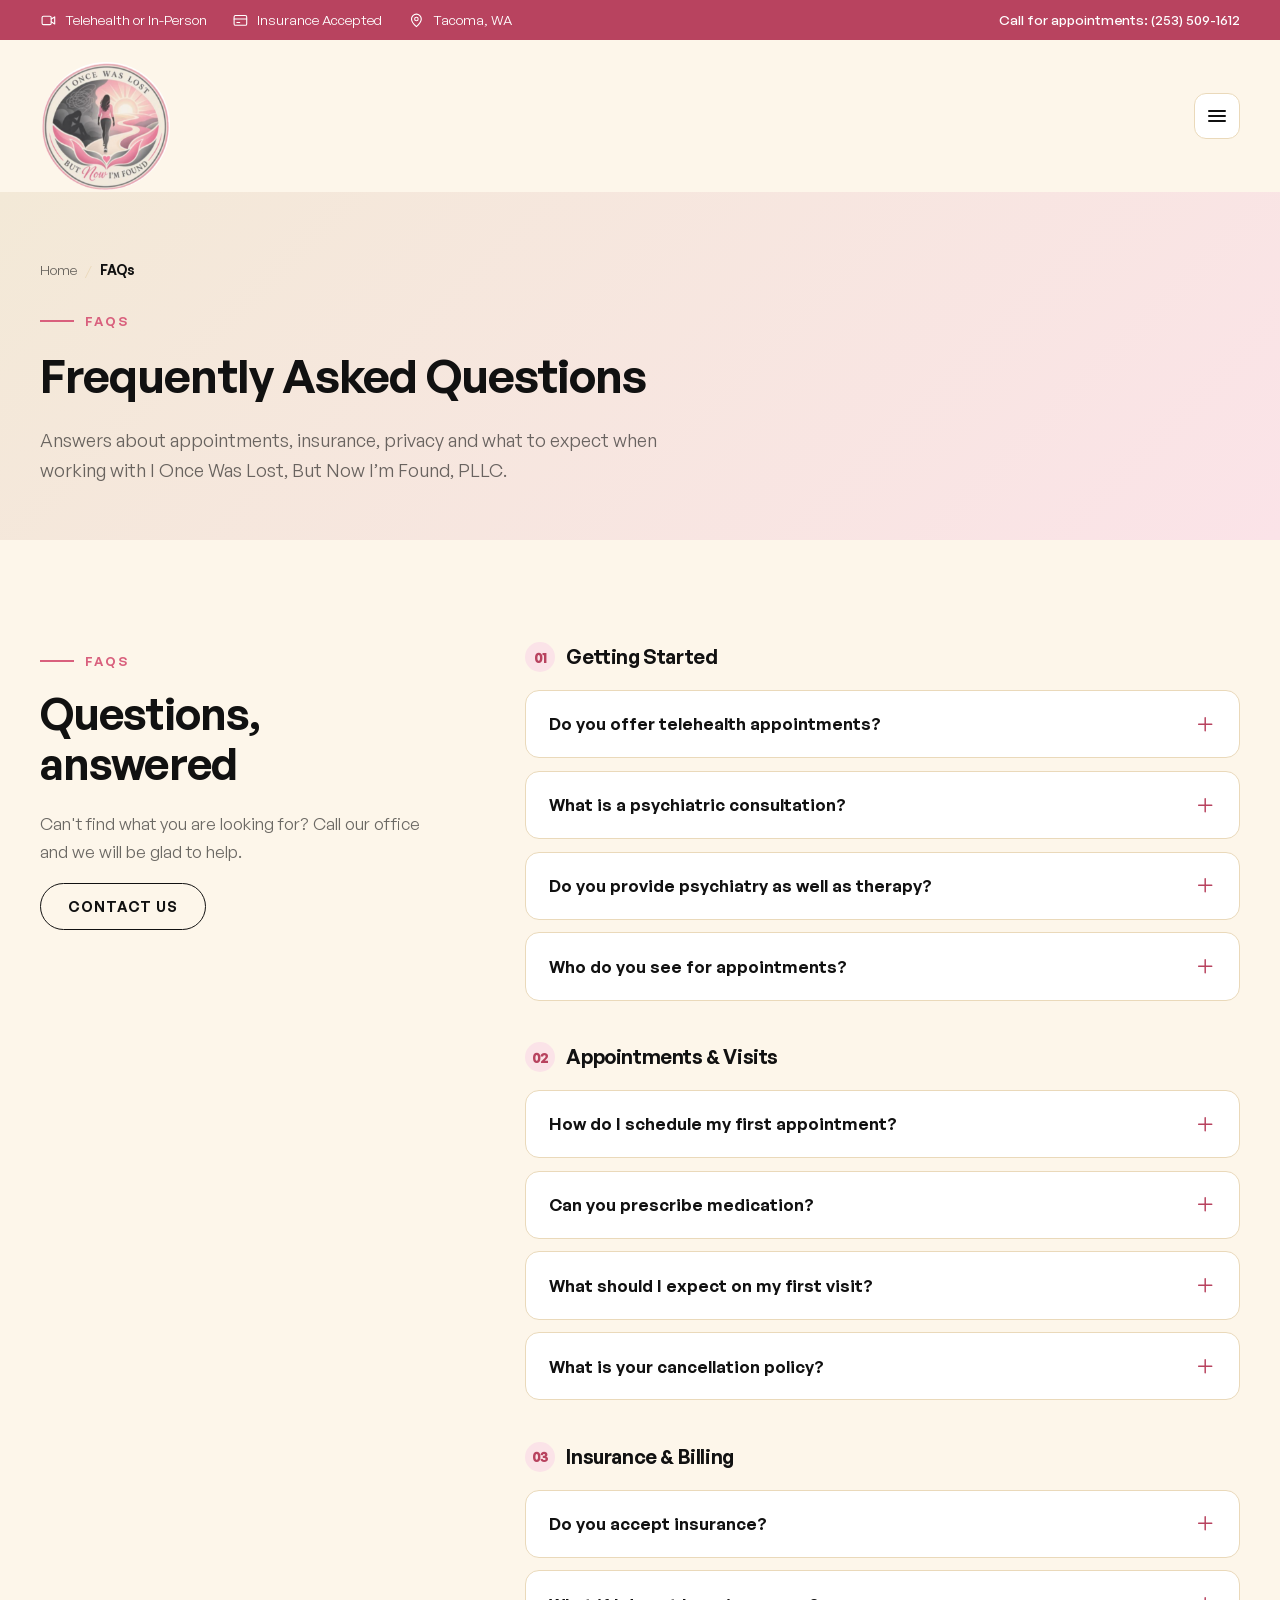
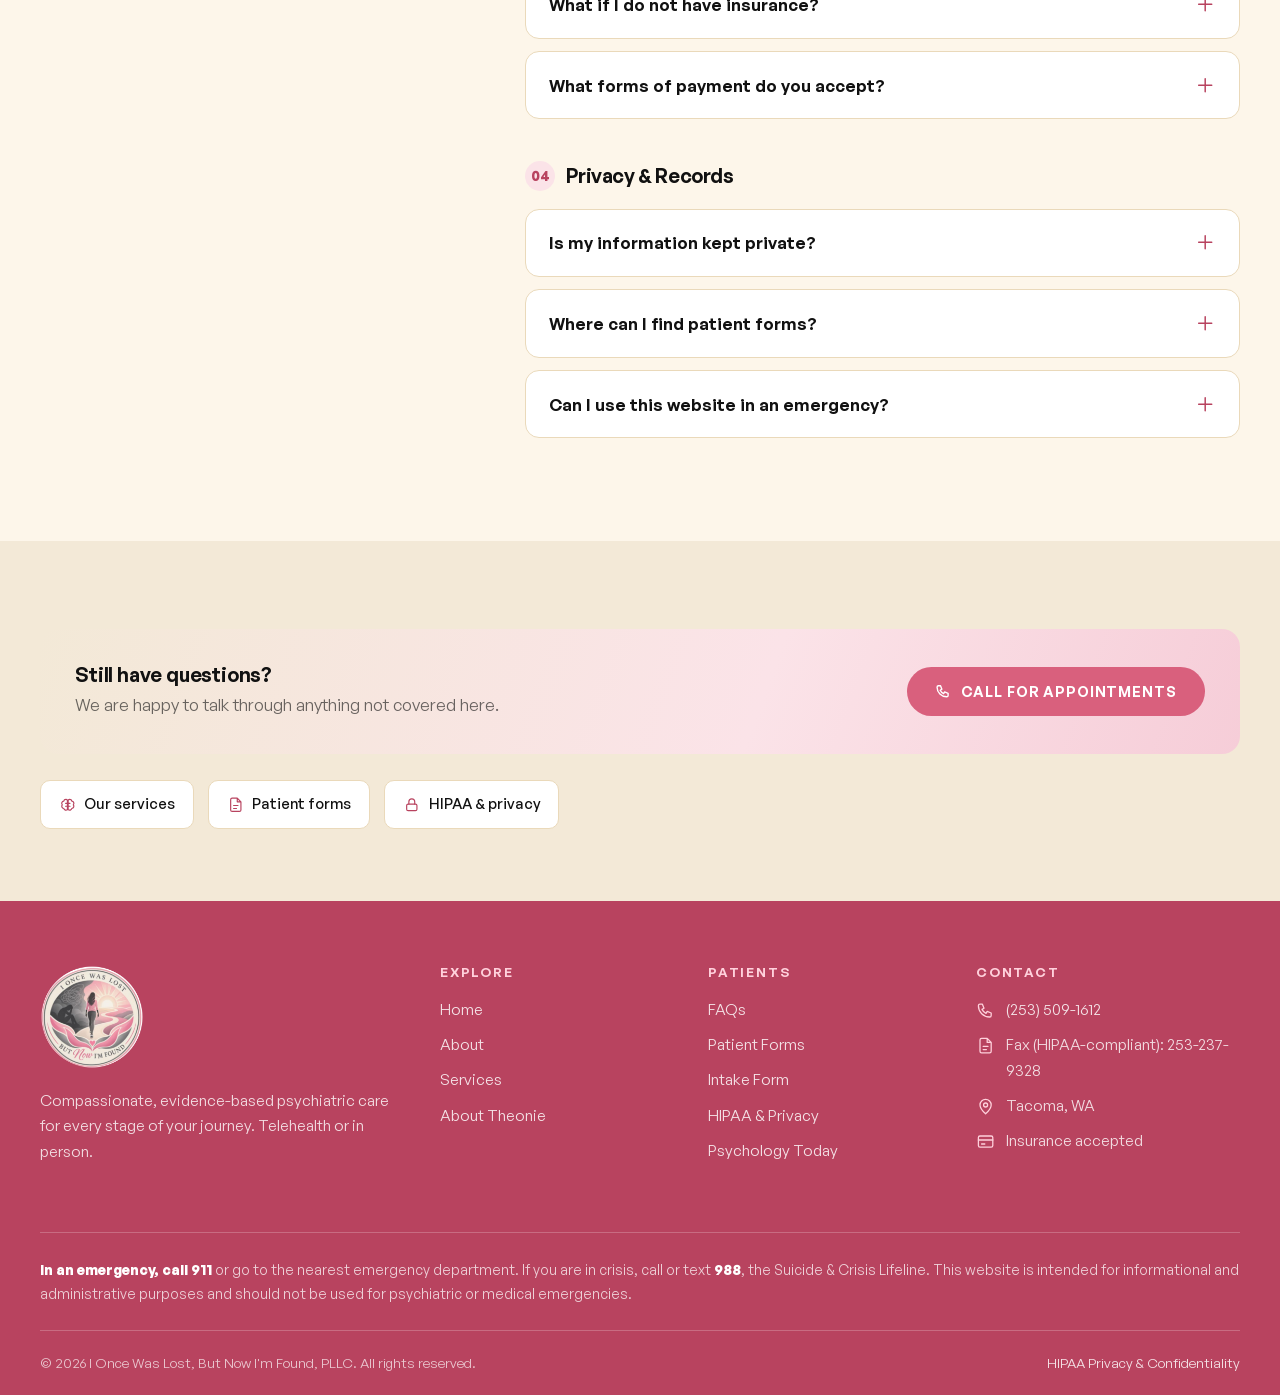
<file: faqs.html>
<!DOCTYPE html>
<html lang="en">
<head>
<meta charset="utf-8">
<meta name="viewport" content="width=device-width, initial-scale=1">
<title>FAQs | I Once Was Lost, But Now I'm Found, PLLC</title>
<meta name="description" content="Answers to common questions about appointments, insurance, privacy and what to expect at I Once Was Lost, But Now I'm Found, PLLC in Tacoma, WA.">
<meta name="theme-color" content="#ffffff">
<link rel="icon" type="image/svg+xml" href="assets/logo-mark.svg">
<link rel="preload" href="assets/fonts/GeneralSans-400.woff2" as="font" type="font/woff2" crossorigin>
<link rel="preload" href="assets/fonts/GeneralSans-600.woff2" as="font" type="font/woff2" crossorigin>
<link rel="stylesheet" href="assets/styles.css?v=20261016j">
<link rel="canonical" href="https://lostbutfoundpsychiatry.com/faqs.html">
<meta name="keywords" content="psychiatry FAQ, appointment questions, insurance questions, HIPAA privacy">
<meta property="og:type" content="website">
<meta property="og:site_name" content="I Once Was Lost, But Now I'm Found, PLLC">
<meta property="og:title" content="FAQs | I Once Was Lost, But Now I'm Found, PLLC">
<meta property="og:description" content="Answers to common questions about appointments, insurance, privacy and what to expect at I Once Was Lost, But Now I'm Found, PLLC in Tacoma, WA.">
<meta property="og:url" content="https://lostbutfoundpsychiatry.com/faqs.html">
<meta property="og:image" content="https://lostbutfoundpsychiatry.com/assets/logo-badge.png">
<meta name="twitter:card" content="summary">
</head>
<body>

<!-- Icon sprite -->
<svg width="0" height="0" style="position:absolute" aria-hidden="true">
  <symbol id="i-phone" viewBox="0 0 24 24"><path d="M5 4h3l2 5-2.5 1.5a11 11 0 005 5L14 13l5 2v3a2 2 0 01-2 2A14 14 0 013 6a2 2 0 012-2z"/></symbol>
  <symbol id="i-mail" viewBox="0 0 24 24"><rect x="3" y="5" width="18" height="14" rx="2"/><path d="M3 7l9 6 9-6"/></symbol>
  <symbol id="i-pin" viewBox="0 0 24 24"><path d="M12 21s-7-6.2-7-11a7 7 0 0114 0c0 4.8-7 11-7 11z"/><circle cx="12" cy="10" r="2.5"/></symbol>
  <symbol id="i-clock" viewBox="0 0 24 24"><circle cx="12" cy="12" r="9"/><path d="M12 7v5l3 2"/></symbol>
  <symbol id="i-brain" viewBox="0 0 24 24"><path d="M9.5 4.5A3 3 0 006.5 7a3 3 0 00-2 5 3 3 0 002 5 3 3 0 005 1.5V5.5a2.5 2.5 0 00-2-1zM14.5 4.5A3 3 0 0117.5 7a3 3 0 012 5 3 3 0 01-2 5 3 3 0 01-5 1.5V5.5a2.5 2.5 0 012-1zM9 10h1.5M13.5 10H15M9 14h1.5M13.5 14H15"/></symbol>
  <symbol id="i-heart" viewBox="0 0 24 24"><path d="M12 20.5s-8-4.9-8-11A4.6 4.6 0 0112 7a4.6 4.6 0 018 2.5c0 6.100-8 11-8 11z"/></symbol>
  <symbol id="i-lotus" viewBox="0 0 24 24"><path d="M12 4c2.2 3 2.6 6.500 0 12-2.600-5.500-2.200-9 0-12zM12 16c-4 0-7-2-8-6 3 0 6 1.500 8 4zM12 16c4 0 7-2 8-6-3 0-6 1.500-8 4zM6 19.500c4 1.500 8 1.500 12 0"/></symbol>
  <symbol id="i-shield" viewBox="0 0 24 24"><path d="M12 3l8 3v6c0 4.500-3.200 8-8 9-4.800-1-8-4.500-8-9V6l8-3zM8.500 12l2.500 2.500 4.500-5"/></symbol>
  <symbol id="i-user" viewBox="0 0 24 24"><circle cx="12" cy="8" r="4"/><path d="M4 20c0-4 3.500-6 8-6s8 2 8 6"/></symbol>
  <symbol id="i-check" viewBox="0 0 24 24"><path d="M5 12.500l4.500 4.500L19 7.500"/></symbol>
  <symbol id="i-video" viewBox="0 0 24 24"><rect x="3" y="6" width="13" height="12" rx="2"/><path d="M16 10l5-3v10l-5-3"/></symbol>
  <symbol id="i-pill" viewBox="0 0 24 24"><path d="M10.500 20.500a4.950 4.950 0 01-7-7l10-10a4.950 4.950 0 017 7zM8.500 8.500l7 7"/></symbol>
  <symbol id="i-card" viewBox="0 0 24 24"><rect x="3" y="5" width="18" height="14" rx="2"/><path d="M3 10h18M7 15h4"/></symbol>
  <symbol id="i-chat" viewBox="0 0 24 24"><path d="M21 12a8 8 0 01-11.500 7.200L4 20l1-4.500A8 8 0 1121 12z"/></symbol>
  <symbol id="i-clipboard" viewBox="0 0 24 24"><rect x="5" y="4" width="14" height="17" rx="2"/><path d="M9 4h6v3H9zM9 12h6M9 16h4"/></symbol>
  <symbol id="i-file" viewBox="0 0 24 24"><path d="M14 3H7a2 2 0 00-2 2v14a2 2 0 002 2h10a2 2 0 002-2V8zM14 3v5h5M9 13h6M9 17h4"/></symbol>
  <symbol id="i-alert" viewBox="0 0 24 24"><path d="M12 3l10 18H2zM12 10v4.500M12 17.500v.5"/></symbol>
  <symbol id="i-left" viewBox="0 0 24 24"><path d="M15 5l-7 7 7 7"/></symbol>
  <symbol id="i-right" viewBox="0 0 24 24"><path d="M9 5l7 7-7 7"/></symbol>
  <symbol id="i-menu" viewBox="0 0 24 24"><path d="M4 7h16M4 12h16M4 17h16"/></symbol>
  <symbol id="i-close" viewBox="0 0 24 24"><path d="M6 6l12 12M18 6L6 18"/></symbol>
  <symbol id="i-quote" viewBox="0 0 24 24"><path d="M10 6C6.5 6.6 4 9.4 4 13.2V18h6.2v-6H7c.1-1.900 1.100-3.100 3-3.700zM20 6c-3.500.6-6 3.400-6 7.200V18h6.200v-6H17c.1-1.900 1.100-3.100 3-3.700z"/></symbol>
  <symbol id="i-lock" viewBox="0 0 24 24"><rect x="5" y="11" width="14" height="9" rx="2"/><path d="M8 11V8a4 4 0 018 0v3"/></symbol>
  <symbol id="i-calendar" viewBox="0 0 24 24"><rect x="4" y="5" width="16" height="15" rx="2"/><path d="M4 10h16M9 3v4M15 3v4"/></symbol>
  <symbol id="i-home" viewBox="0 0 24 24"><path d="M4 11l8-7 8 7M6 10v10h12V10M10 20v-5h4v5"/></symbol>
  <symbol id="i-building" viewBox="0 0 24 24"><rect x="5" y="3" width="14" height="18" rx="1.5"/><path d="M9 7h2M13 7h2M9 11h2M13 11h2M9 15h2M13 15h2M11 21v-3h2v3"/></symbol>
  <symbol id="i-plus" viewBox="0 0 24 24"><path d="M12 5v14M5 12h14"/></symbol>
</svg>

<a class="skip-link" href="#main">Skip to content</a>

<!-- Top bar -->
<div class="topbar">
  <div class="container">
    <ul>
      <li><svg class="icon"><use href="#i-video"/></svg>Telehealth or In-Person</li>
      <li class="hide-sm"><svg class="icon"><use href="#i-card"/></svg>Insurance Accepted</li>
      <li class="hide-sm"><svg class="icon"><use href="#i-pin"/></svg>Tacoma, WA</li>
    </ul>
    <a href="tel:+12535091612"><span class="hide-sm">Call for appointments: </span>(253) 509-1612</a>
  </div>
</div>

<!-- Header -->
<header class="site-header">
  <div class="container header-row">
    <a class="brand" href="index.html" aria-label="I Once Was Lost, But Now I'm Found, PLLC — home">
      <img src="assets/logo-badge.png" alt="I Once Was Lost, But Now I'm Found, PLLC — Psychiatry, Tacoma, WA" width="112" height="112">
    </a>
    <button class="menu-btn" aria-expanded="false" aria-controls="site-nav" aria-label="Menu">
      <svg class="icon i-open"><use href="#i-menu"/></svg>
      <svg class="icon i-close"><use href="#i-close"/></svg>
    </button>
    <nav class="nav" id="site-nav" aria-label="Main">
      <div class="nav-top"><span>Menu</span><button class="nav-close" type="button" aria-label="Close menu"><svg class="icon"><use href="#i-close"/></svg></button></div>
      <ul class="nav-links">
        <li><a href="index.html"><span class="nl-ic"><svg class="icon"><use href="#i-home"/></svg></span><span class="nl-tx"><strong>Home</strong><small>Welcome to our practice</small></span></a></li>
        <li><a href="about.html"><span class="nl-ic"><svg class="icon"><use href="#i-heart"/></svg></span><span class="nl-tx"><strong>About</strong><small>Our mission &amp; approach</small></span></a></li>
        <li><a href="services.html"><span class="nl-ic"><svg class="icon"><use href="#i-brain"/></svg></span><span class="nl-tx"><strong>Services</strong><small>Evaluations, medication &amp; therapy</small></span></a></li>
        <li><a href="provider.html"><span class="nl-ic"><svg class="icon"><use href="#i-user"/></svg></span><span class="nl-tx"><strong>About Theonie</strong><small>Meet your provider</small></span></a></li>
        <li><a href="faqs.html" class="is-active"><span class="nl-ic"><svg class="icon"><use href="#i-chat"/></svg></span><span class="nl-tx"><strong>FAQs</strong><small>Answers to common questions</small></span></a></li>
        <li><a href="forms.html"><span class="nl-ic"><svg class="icon"><use href="#i-file"/></svg></span><span class="nl-tx"><strong>Forms</strong><small>New patient intake packet</small></span></a></li>
        <li><a href="intake-form.html"><span class="nl-ic"><svg class="icon"><use href="#i-clipboard"/></svg></span><span class="nl-tx"><strong>Intake Form</strong><small>Fill out online</small></span></a></li>
        <li><a href="contact.html"><span class="nl-ic"><svg class="icon"><use href="#i-mail"/></svg></span><span class="nl-tx"><strong>Contact</strong><small>Call, email or visit</small></span></a></li>
      </ul>
      <div class="nav-side">
        <span class="ns-eyebrow">Get in touch</span>
        <h3>Ready to begin again?</h3>
        <ul class="ns-list">
          <li><svg class="icon"><use href="#i-phone"/></svg><a href="tel:+12535091612">(253) 509-1612</a></li>
          <li><svg class="icon"><use href="#i-mail"/></svg><a href="mailto:theonielabee@gmail.com">theonielabee@gmail.com</a></li>
          <li><svg class="icon"><use href="#i-pin"/></svg><span>Lakewood, WA 98499</span></li>
        </ul>
        <a class="btn btn--white" href="tel:+12535091612"><svg class="icon"><use href="#i-phone"/></svg>Call for appointments</a>
      </div>
    </nav>
  </div>
</header>

<main id="main"><div class="page-banner">
  <div class="container">
    <nav class="breadcrumb" aria-label="Breadcrumb"><a href="index.html">Home</a><span>/</span><strong aria-current="page">FAQs</strong></nav>
    <span class="eyebrow">FAQs</span>
    <h1>Frequently Asked Questions</h1>
    <p class="lead">Answers about appointments, insurance, privacy and what to expect when working with I Once Was Lost, But Now I’m Found, PLLC.</p>
  </div>
</div>

<section class="section" id="faq">
  <div class="container faq">
    <div>
      <span class="eyebrow">FAQs</span>
      <h2>Questions, answered</h2>
      <p style="color:var(--muted)">Can't find what you are looking for? Call our office and we will be glad to help.</p>
      <a class="btn btn--outline" href="contact.html">Contact us</a>
    </div>
    <div>
      <div class="faq-group">
      <h2><span class="tagnum">01</span>Getting Started</h2>
      <div class="faq-list">
        <details><summary>Do you offer telehealth appointments?<svg class="icon"><use href="#i-plus"/></svg></summary><p>Yes. Both secure telehealth and in-person appointments are available. Whether you prefer the convenience of meeting from home or feel more comfortable connecting in person, you can choose the option that works best for you.</p></details>
<details><summary>What is a psychiatric consultation?<svg class="icon"><use href="#i-plus"/></svg></summary><p>It’s an opportunity for me to understand what you’ve been experiencing, what may be contributing to your symptoms, and what you hope to change. I'll review your mental health and medical history, discuss your concerns, and work together to create a treatment plan that feels appropriate for your needs, goals, and lifestyle.</p></details>
<details><summary>Do you provide psychiatry as well as therapy?<svg class="icon"><use href="#i-plus"/></svg></summary><p>My primary focus is psychiatric evaluation and medication management, with supportive therapy incorporated when appropriate. If you need ongoing psychotherapy, I’m happy to collaborate with your therapist or help connect you with additional resources.</p></details>
<details><summary>Who do you see for appointments?<svg class="icon"><use href="#i-plus"/></svg></summary><p>I welcome patients ages 12 and older from diverse backgrounds and life experiences. I provide care for depression, anxiety, ADHD, trauma and PTSD, mood disorders, and other mental health concerns. Treatment is compassionate, collaborative, and personalized to your needs.</p></details>
      </div>
    </div>
<div class="faq-group">
      <h2><span class="tagnum">02</span>Appointments & Visits</h2>
      <div class="faq-list">
        <details><summary>How do I schedule my first appointment?<svg class="icon"><use href="#i-plus"/></svg></summary><p>You can request an appointment online or contact the office directly. Once you're scheduled, you'll receive everything you need to prepare for your first visit.</p></details>
<details><summary>Can you prescribe medication?<svg class="icon"><use href="#i-plus"/></svg></summary><p>Yes. Medication may be recommended as part of your treatment when appropriate. We’ll discuss the potential benefits, risks, alternatives, and any concerns you may have so that you can make an informed decision about your care.</p></details>
<details><summary>What should I expect on my first visit?<svg class="icon"><use href="#i-plus"/></svg></summary><p>Your first visit is a 60-minute comprehensive psychiatric evaluation where we’ll discuss your current concerns, history, and treatment goals. Together, we’ll explore your options and create a personalized treatment plan that meets your needs.</p></details>
<details><summary>What is your cancellation policy?<svg class="icon"><use href="#i-plus"/></svg></summary><p>Please provide at least 24 hours’ notice if you need to cancel or reschedule your appointment. Cancellations with less than 24 hours’ notice and missed appointments may be subject to a $50 fee.</p></details>
      </div>
    </div>
<div class="faq-group">
      <h2><span class="tagnum">03</span>Insurance & Billing</h2>
      <div class="faq-list">
        <details><summary>Do you accept insurance?<svg class="icon"><use href="#i-plus"/></svg></summary><p>Yes. I accept several insurance plans, which are listed on the <a href="index.html#insurance">Insurance section</a> of the website. Please confirm your coverage and benefits with your insurance provider before your first appointment.</p></details>
<details><summary>What if I do not have insurance?<svg class="icon"><use href="#i-plus"/></svg></summary><p>Self-pay options are available. The initial 60-minute psychiatric evaluation is $250, and standard follow-up appointments are $125.</p></details>
<details><summary>What forms of payment do you accept?<svg class="icon"><use href="#i-plus"/></svg></summary><p>I accept cash and major credit and debit cards. Payment is due at the time of service.</p></details>
      </div>
    </div>
<div class="faq-group">
      <h2><span class="tagnum">04</span>Privacy & Records</h2>
      <div class="faq-list">
        <details><summary>Is my information kept private?<svg class="icon"><use href="#i-plus"/></svg></summary><p>Yes. Your privacy is important to me. Your health information is protected in accordance with HIPAA and applicable privacy laws. Please avoid sending sensitive medical information through regular email, text messages, or website forms.</p></details>
<details><summary>Where can I find patient forms?<svg class="icon"><use href="#i-plus"/></svg></summary><p>Patient forms are available on the <a href="forms.html">Forms page</a>. New patients can download and complete the required forms before their first appointment.</p></details>
<details><summary>Can I use this website in an emergency?<svg class="icon"><use href="#i-plus"/></svg></summary><p>No. This website is not monitored for emergencies. If you are experiencing a mental health crisis, call or text 988 for the Suicide &amp; Crisis Lifeline. If you are in immediate danger or experiencing a medical emergency, call 911 or go to the nearest emergency department.</p></details>
      </div>
    </div>
    </div>
  </div>
</section>

<section class="subsection subsection--sand">
  <div class="container">
    <div class="page-cta">
      <div><h3>Still have questions?</h3><p>We are happy to talk through anything not covered here.</p></div>
      <a class="btn" href="tel:+12535091612"><svg class="icon"><use href="#i-phone"/></svg>Call for appointments</a>
    </div>
    <div class="related-links">
      <a href="services.html"><svg class="icon"><use href="#i-brain"/></svg>Our services</a>
      <a href="forms.html"><svg class="icon"><use href="#i-file"/></svg>Patient forms</a>
      <a href="index.html#hipaa"><svg class="icon"><use href="#i-lock"/></svg>HIPAA &amp; privacy</a>
    </div>
  </div>
</section>

<script type="application/ld+json">
{
"@context": "https://schema.org",
"@type": "FAQPage",
"mainEntity": [
{
"@type": "Question",
"name": "Do you offer telehealth appointments?",
"acceptedAnswer": {
"@type": "Answer",
"text": "Yes. Both secure telehealth and in-person appointments are available. Whether you prefer the convenience of meeting from home or feel more comfortable connecting in person, you can choose the option that works best for you."
}
},
{
"@type": "Question",
"name": "What is a psychiatric consultation?",
"acceptedAnswer": {
"@type": "Answer",
"text": "It\u2019s an opportunity for me to understand what you\u2019ve been experiencing, what may be contributing to your symptoms, and what you hope to change. I'll review your mental health and medical history, discuss your concerns, and work together to create a treatment plan that feels appropriate for your needs, goals, and lifestyle."
}
},
{
"@type": "Question",
"name": "Do you provide psychiatry as well as therapy?",
"acceptedAnswer": {
"@type": "Answer",
"text": "My primary focus is psychiatric evaluation and medication management, with supportive therapy incorporated when appropriate. If you need ongoing psychotherapy, I\u2019m happy to collaborate with your therapist or help connect you with additional resources."
}
},
{
"@type": "Question",
"name": "Who do you see for appointments?",
"acceptedAnswer": {
"@type": "Answer",
"text": "I welcome patients ages 12 and older from diverse backgrounds and life experiences. I provide care for depression, anxiety, ADHD, trauma and PTSD, mood disorders, and other mental health concerns. Treatment is compassionate, collaborative, and personalized to your needs."
}
},
{
"@type": "Question",
"name": "How do I schedule my first appointment?",
"acceptedAnswer": {
"@type": "Answer",
"text": "You can request an appointment online or contact the office directly. Once you're scheduled, you'll receive everything you need to prepare for your first visit."
}
},
{
"@type": "Question",
"name": "Can you prescribe medication?",
"acceptedAnswer": {
"@type": "Answer",
"text": "Yes. Medication may be recommended as part of your treatment when appropriate. We\u2019ll discuss the potential benefits, risks, alternatives, and any concerns you may have so that you can make an informed decision about your care."
}
},
{
"@type": "Question",
"name": "What should I expect on my first visit?",
"acceptedAnswer": {
"@type": "Answer",
"text": "Your first visit is a 60-minute comprehensive psychiatric evaluation where we\u2019ll discuss your current concerns, history, and treatment goals. Together, we\u2019ll explore your options and create a personalized treatment plan that meets your needs."
}
},
{
"@type": "Question",
"name": "What is your cancellation policy?",
"acceptedAnswer": {
"@type": "Answer",
"text": "Please provide at least 24 hours\u2019 notice if you need to cancel or reschedule your appointment. Cancellations with less than 24 hours\u2019 notice and missed appointments may be subject to a $50 fee."
}
},
{
"@type": "Question",
"name": "Do you accept insurance?",
"acceptedAnswer": {
"@type": "Answer",
"text": "Yes. I accept several insurance plans, which are listed on the Insurance section of the website. Please confirm your coverage and benefits with your insurance provider before your first appointment."
}
},
{
"@type": "Question",
"name": "What if I do not have insurance?",
"acceptedAnswer": {
"@type": "Answer",
"text": "Self-pay options are available. The initial 60-minute psychiatric evaluation is $250, and standard follow-up appointments are $125."
}
},
{
"@type": "Question",
"name": "What forms of payment do you accept?",
"acceptedAnswer": {
"@type": "Answer",
"text": "I accept cash and major credit and debit cards. Payment is due at the time of service."
}
},
{
"@type": "Question",
"name": "Is my information kept private?",
"acceptedAnswer": {
"@type": "Answer",
"text": "Yes. Your privacy is important to me. Your health information is protected in accordance with HIPAA and applicable privacy laws. Please avoid sending sensitive medical information through regular email, text messages, or website forms."
}
},
{
"@type": "Question",
"name": "Where can I find patient forms?",
"acceptedAnswer": {
"@type": "Answer",
"text": "Patient forms are available on the Forms page. New patients can download and complete the required forms before their first appointment."
}
},
{
"@type": "Question",
"name": "Can I use this website in an emergency?",
"acceptedAnswer": {
"@type": "Answer",
"text": "No. This website is not monitored for emergencies. If you are experiencing a mental health crisis, call or text 988 for the Suicide &amp; Crisis Lifeline. If you are in immediate danger or experiencing a medical emergency, call 911 or go to the nearest emergency department."
}
}
]
}
</script>


</main>

<!-- Footer -->
<footer class="site-footer" id="contact">
  <div class="container footer-main">
    <div class="footer-brand">
      <img src="assets/logo-badge.png" alt="I Once Was Lost, But Now I'm Found, PLLC" width="104" height="104">
      <p>Compassionate, evidence-based psychiatric care for every stage of your journey. Telehealth or in person.</p>
    </div>
    <div>
      <h3>Explore</h3>
      <ul>
        <li><a href="index.html">Home</a></li>
        <li><a href="about.html">About</a></li>
        <li><a href="services.html">Services</a></li>
        <li><a href="provider.html">About Theonie</a></li>
      </ul>
    </div>
    <div>
      <h3>Patients</h3>
      <ul>
        <li><a href="faqs.html">FAQs</a></li>
        <li><a href="forms.html">Patient Forms</a></li>
        <li><a href="intake-form.html">Intake Form</a></li>
        <li><a href="index.html#hipaa">HIPAA &amp; Privacy</a></li>
        <li><a href="https://www.psychologytoday.com/us/psychiatrists/i-once-was-lost-but-now-i-m-found-pllc-tacoma-wa/1693628" target="_blank" rel="noopener">Psychology Today</a></li>
      </ul>
    </div>
    <div>
      <h3>Contact</h3>
      <ul class="footer-contact">
        <li><svg class="icon"><use href="#i-phone"/></svg><a href="tel:+12535091612">(253) 509-1612</a></li>
        <li><svg class="icon"><use href="#i-file"/></svg><span>Fax (HIPAA-compliant): 253-237-9328</span></li>
        <li><svg class="icon"><use href="#i-pin"/></svg><span>Tacoma, WA</span></li>
        <li><svg class="icon"><use href="#i-card"/></svg><span>Insurance accepted</span></li>
      </ul>
    </div>
  </div>
  <div class="container footer-emergency">
    <strong>In an emergency, call 911</strong> or go to the nearest emergency department. If you are in crisis, call or text <strong>988</strong>, the Suicide &amp; Crisis Lifeline. This website is intended for informational and administrative purposes and should not be used for psychiatric or medical emergencies.
  </div>
  <div class="container footer-bottom">
    <span>&copy; <span id="year">2026</span> I Once Was Lost, But Now I'm Found, PLLC. All rights reserved.</span>
    <a href="index.html#hipaa">HIPAA Privacy &amp; Confidentiality</a>
  </div>
</footer>

<div class="call-bar"><a class="btn" href="tel:+12535091612"><svg class="icon"><use href="#i-phone"/></svg>Call for appointments</a></div>

<script src="assets/site.js?v=20261016j"></script>
</body>
</html>
</file>
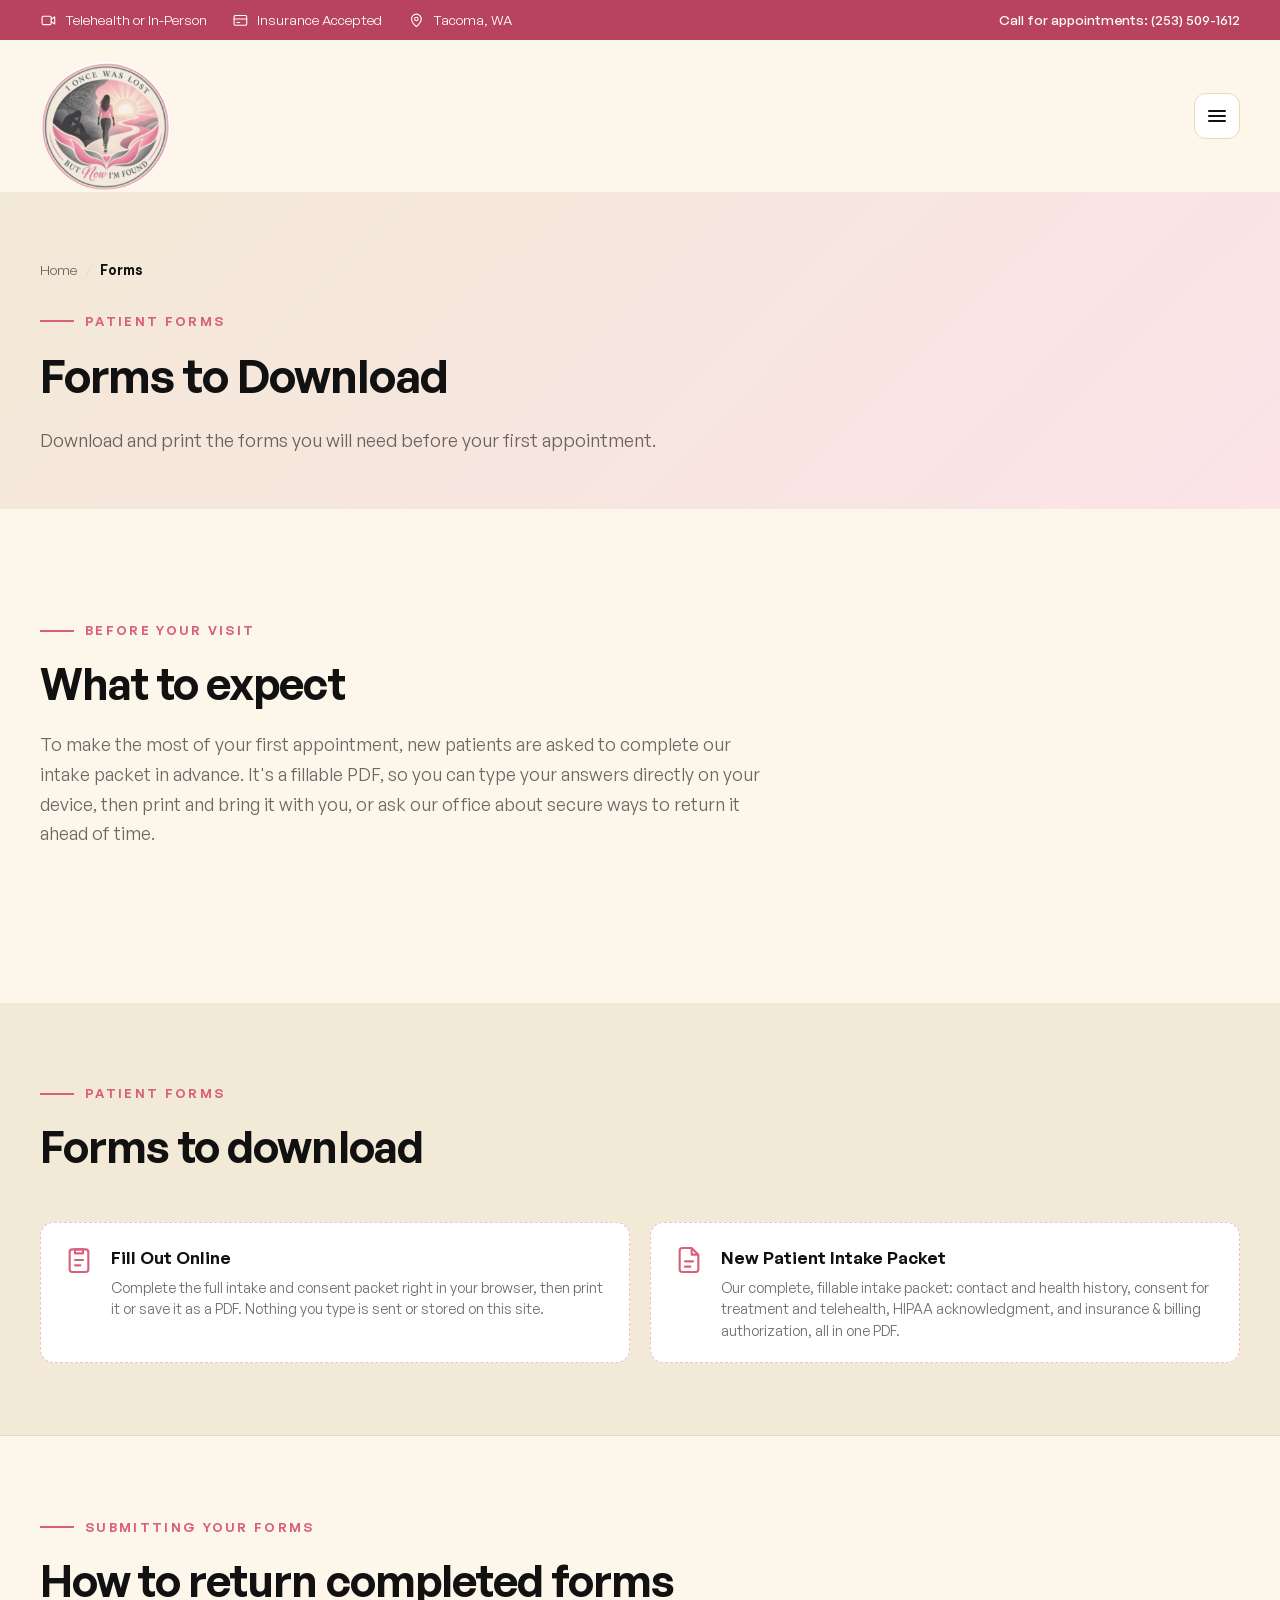
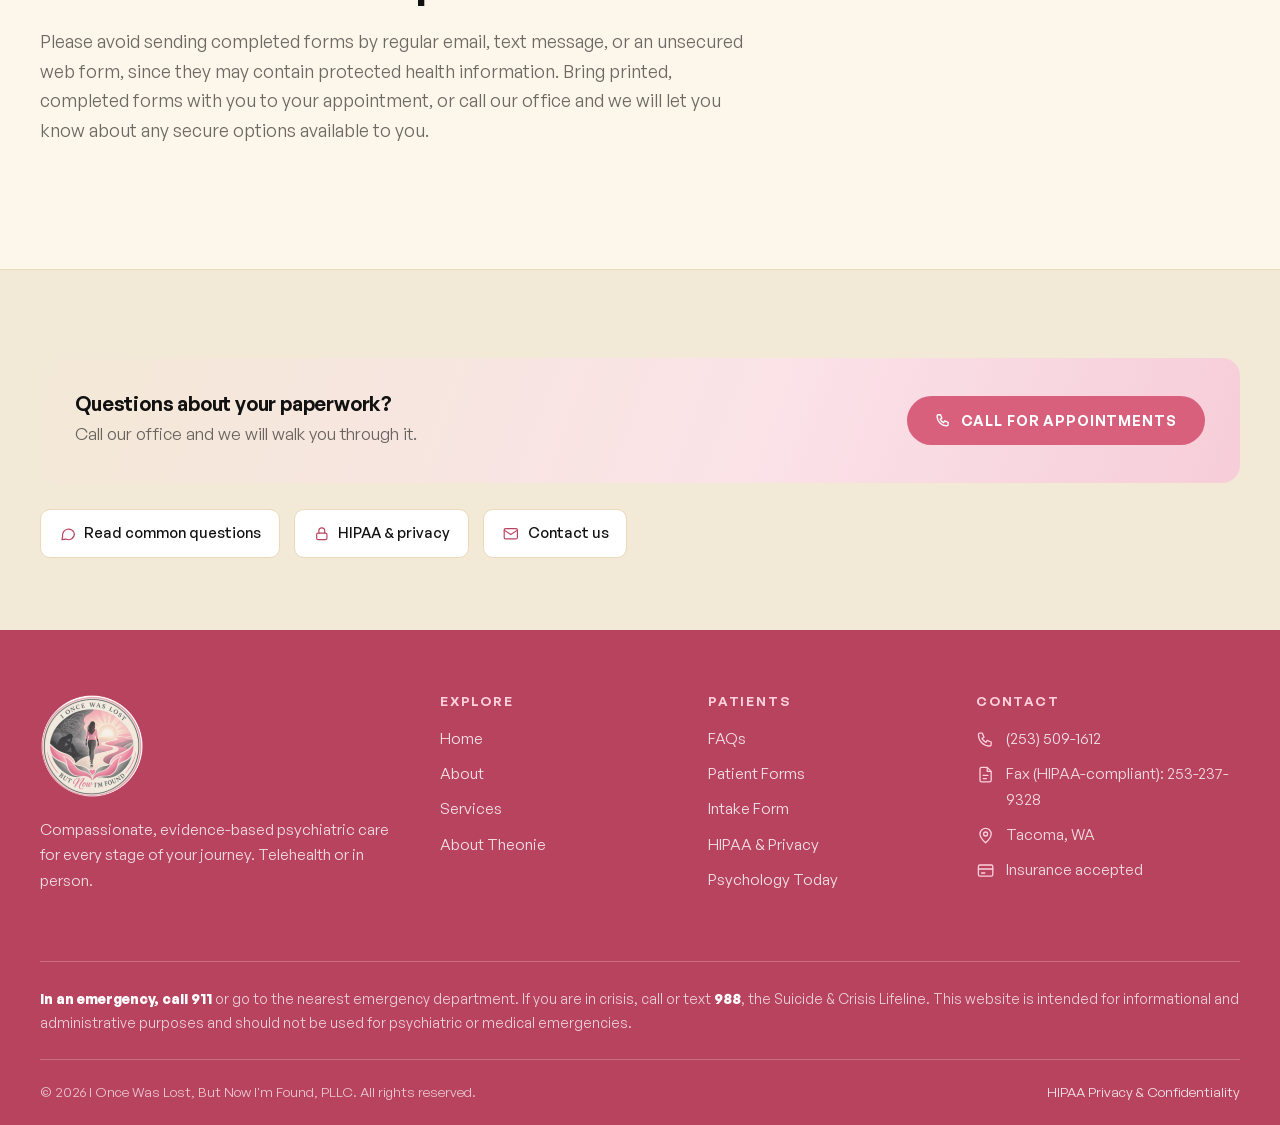
<file: forms.html>
<!DOCTYPE html>
<html lang="en">
<head>
<meta charset="utf-8">
<meta name="viewport" content="width=device-width, initial-scale=1">
<title>Patient Forms | I Once Was Lost, But Now I'm Found, PLLC</title>
<meta name="description" content="Download new-patient intake, consent, HIPAA and insurance forms for I Once Was Lost, But Now I'm Found, PLLC in Tacoma, WA.">
<meta name="theme-color" content="#ffffff">
<link rel="icon" type="image/svg+xml" href="assets/logo-mark.svg">
<link rel="preload" href="assets/fonts/GeneralSans-400.woff2" as="font" type="font/woff2" crossorigin>
<link rel="preload" href="assets/fonts/GeneralSans-600.woff2" as="font" type="font/woff2" crossorigin>
<link rel="stylesheet" href="assets/styles.css?v=20261016j">
<link rel="canonical" href="https://lostbutfoundpsychiatry.com/forms.html">
<meta name="keywords" content="patient intake form, psychiatry forms Tacoma, HIPAA consent form">
<meta property="og:type" content="website">
<meta property="og:site_name" content="I Once Was Lost, But Now I'm Found, PLLC">
<meta property="og:title" content="Patient Forms | I Once Was Lost, But Now I'm Found, PLLC">
<meta property="og:description" content="Download new-patient intake, consent, HIPAA and insurance forms for I Once Was Lost, But Now I'm Found, PLLC in Tacoma, WA.">
<meta property="og:url" content="https://lostbutfoundpsychiatry.com/forms.html">
<meta property="og:image" content="https://lostbutfoundpsychiatry.com/assets/logo-badge.png">
<meta name="twitter:card" content="summary">
</head>
<body>

<!-- Icon sprite -->
<svg width="0" height="0" style="position:absolute" aria-hidden="true">
  <symbol id="i-phone" viewBox="0 0 24 24"><path d="M5 4h3l2 5-2.5 1.5a11 11 0 005 5L14 13l5 2v3a2 2 0 01-2 2A14 14 0 013 6a2 2 0 012-2z"/></symbol>
  <symbol id="i-mail" viewBox="0 0 24 24"><rect x="3" y="5" width="18" height="14" rx="2"/><path d="M3 7l9 6 9-6"/></symbol>
  <symbol id="i-pin" viewBox="0 0 24 24"><path d="M12 21s-7-6.2-7-11a7 7 0 0114 0c0 4.8-7 11-7 11z"/><circle cx="12" cy="10" r="2.5"/></symbol>
  <symbol id="i-clock" viewBox="0 0 24 24"><circle cx="12" cy="12" r="9"/><path d="M12 7v5l3 2"/></symbol>
  <symbol id="i-brain" viewBox="0 0 24 24"><path d="M9.5 4.5A3 3 0 006.5 7a3 3 0 00-2 5 3 3 0 002 5 3 3 0 005 1.5V5.5a2.5 2.5 0 00-2-1zM14.5 4.5A3 3 0 0117.5 7a3 3 0 012 5 3 3 0 01-2 5 3 3 0 01-5 1.5V5.5a2.5 2.5 0 012-1zM9 10h1.5M13.5 10H15M9 14h1.5M13.5 14H15"/></symbol>
  <symbol id="i-heart" viewBox="0 0 24 24"><path d="M12 20.5s-8-4.9-8-11A4.6 4.6 0 0112 7a4.6 4.6 0 018 2.5c0 6.100-8 11-8 11z"/></symbol>
  <symbol id="i-lotus" viewBox="0 0 24 24"><path d="M12 4c2.2 3 2.6 6.500 0 12-2.600-5.500-2.200-9 0-12zM12 16c-4 0-7-2-8-6 3 0 6 1.500 8 4zM12 16c4 0 7-2 8-6-3 0-6 1.500-8 4zM6 19.500c4 1.500 8 1.500 12 0"/></symbol>
  <symbol id="i-shield" viewBox="0 0 24 24"><path d="M12 3l8 3v6c0 4.500-3.200 8-8 9-4.800-1-8-4.500-8-9V6l8-3zM8.500 12l2.500 2.500 4.500-5"/></symbol>
  <symbol id="i-user" viewBox="0 0 24 24"><circle cx="12" cy="8" r="4"/><path d="M4 20c0-4 3.500-6 8-6s8 2 8 6"/></symbol>
  <symbol id="i-check" viewBox="0 0 24 24"><path d="M5 12.500l4.500 4.500L19 7.500"/></symbol>
  <symbol id="i-video" viewBox="0 0 24 24"><rect x="3" y="6" width="13" height="12" rx="2"/><path d="M16 10l5-3v10l-5-3"/></symbol>
  <symbol id="i-pill" viewBox="0 0 24 24"><path d="M10.500 20.500a4.950 4.950 0 01-7-7l10-10a4.950 4.950 0 017 7zM8.500 8.500l7 7"/></symbol>
  <symbol id="i-card" viewBox="0 0 24 24"><rect x="3" y="5" width="18" height="14" rx="2"/><path d="M3 10h18M7 15h4"/></symbol>
  <symbol id="i-chat" viewBox="0 0 24 24"><path d="M21 12a8 8 0 01-11.500 7.200L4 20l1-4.500A8 8 0 1121 12z"/></symbol>
  <symbol id="i-clipboard" viewBox="0 0 24 24"><rect x="5" y="4" width="14" height="17" rx="2"/><path d="M9 4h6v3H9zM9 12h6M9 16h4"/></symbol>
  <symbol id="i-file" viewBox="0 0 24 24"><path d="M14 3H7a2 2 0 00-2 2v14a2 2 0 002 2h10a2 2 0 002-2V8zM14 3v5h5M9 13h6M9 17h4"/></symbol>
  <symbol id="i-alert" viewBox="0 0 24 24"><path d="M12 3l10 18H2zM12 10v4.500M12 17.500v.5"/></symbol>
  <symbol id="i-left" viewBox="0 0 24 24"><path d="M15 5l-7 7 7 7"/></symbol>
  <symbol id="i-right" viewBox="0 0 24 24"><path d="M9 5l7 7-7 7"/></symbol>
  <symbol id="i-menu" viewBox="0 0 24 24"><path d="M4 7h16M4 12h16M4 17h16"/></symbol>
  <symbol id="i-close" viewBox="0 0 24 24"><path d="M6 6l12 12M18 6L6 18"/></symbol>
  <symbol id="i-quote" viewBox="0 0 24 24"><path d="M10 6C6.5 6.6 4 9.4 4 13.2V18h6.2v-6H7c.1-1.900 1.100-3.100 3-3.700zM20 6c-3.500.6-6 3.400-6 7.200V18h6.200v-6H17c.1-1.900 1.100-3.100 3-3.700z"/></symbol>
  <symbol id="i-lock" viewBox="0 0 24 24"><rect x="5" y="11" width="14" height="9" rx="2"/><path d="M8 11V8a4 4 0 018 0v3"/></symbol>
  <symbol id="i-calendar" viewBox="0 0 24 24"><rect x="4" y="5" width="16" height="15" rx="2"/><path d="M4 10h16M9 3v4M15 3v4"/></symbol>
  <symbol id="i-home" viewBox="0 0 24 24"><path d="M4 11l8-7 8 7M6 10v10h12V10M10 20v-5h4v5"/></symbol>
  <symbol id="i-building" viewBox="0 0 24 24"><rect x="5" y="3" width="14" height="18" rx="1.5"/><path d="M9 7h2M13 7h2M9 11h2M13 11h2M9 15h2M13 15h2M11 21v-3h2v3"/></symbol>
  <symbol id="i-plus" viewBox="0 0 24 24"><path d="M12 5v14M5 12h14"/></symbol>
</svg>

<a class="skip-link" href="#main">Skip to content</a>

<!-- Top bar -->
<div class="topbar">
  <div class="container">
    <ul>
      <li><svg class="icon"><use href="#i-video"/></svg>Telehealth or In-Person</li>
      <li class="hide-sm"><svg class="icon"><use href="#i-card"/></svg>Insurance Accepted</li>
      <li class="hide-sm"><svg class="icon"><use href="#i-pin"/></svg>Tacoma, WA</li>
    </ul>
    <a href="tel:+12535091612"><span class="hide-sm">Call for appointments: </span>(253) 509-1612</a>
  </div>
</div>

<!-- Header -->
<header class="site-header">
  <div class="container header-row">
    <a class="brand" href="index.html" aria-label="I Once Was Lost, But Now I'm Found, PLLC — home">
      <img src="assets/logo-badge.png" alt="I Once Was Lost, But Now I'm Found, PLLC — Psychiatry, Tacoma, WA" width="112" height="112">
    </a>
    <button class="menu-btn" aria-expanded="false" aria-controls="site-nav" aria-label="Menu">
      <svg class="icon i-open"><use href="#i-menu"/></svg>
      <svg class="icon i-close"><use href="#i-close"/></svg>
    </button>
    <nav class="nav" id="site-nav" aria-label="Main">
      <div class="nav-top"><span>Menu</span><button class="nav-close" type="button" aria-label="Close menu"><svg class="icon"><use href="#i-close"/></svg></button></div>
      <ul class="nav-links">
        <li><a href="index.html"><span class="nl-ic"><svg class="icon"><use href="#i-home"/></svg></span><span class="nl-tx"><strong>Home</strong><small>Welcome to our practice</small></span></a></li>
        <li><a href="about.html"><span class="nl-ic"><svg class="icon"><use href="#i-heart"/></svg></span><span class="nl-tx"><strong>About</strong><small>Our mission &amp; approach</small></span></a></li>
        <li><a href="services.html"><span class="nl-ic"><svg class="icon"><use href="#i-brain"/></svg></span><span class="nl-tx"><strong>Services</strong><small>Evaluations, medication &amp; therapy</small></span></a></li>
        <li><a href="provider.html"><span class="nl-ic"><svg class="icon"><use href="#i-user"/></svg></span><span class="nl-tx"><strong>About Theonie</strong><small>Meet your provider</small></span></a></li>
        <li><a href="faqs.html"><span class="nl-ic"><svg class="icon"><use href="#i-chat"/></svg></span><span class="nl-tx"><strong>FAQs</strong><small>Answers to common questions</small></span></a></li>
        <li><a href="forms.html" class="is-active"><span class="nl-ic"><svg class="icon"><use href="#i-file"/></svg></span><span class="nl-tx"><strong>Forms</strong><small>New patient intake packet</small></span></a></li>
        <li><a href="intake-form.html"><span class="nl-ic"><svg class="icon"><use href="#i-clipboard"/></svg></span><span class="nl-tx"><strong>Intake Form</strong><small>Fill out online</small></span></a></li>
        <li><a href="contact.html"><span class="nl-ic"><svg class="icon"><use href="#i-mail"/></svg></span><span class="nl-tx"><strong>Contact</strong><small>Call, email or visit</small></span></a></li>
      </ul>
      <div class="nav-side">
        <span class="ns-eyebrow">Get in touch</span>
        <h3>Ready to begin again?</h3>
        <ul class="ns-list">
          <li><svg class="icon"><use href="#i-phone"/></svg><a href="tel:+12535091612">(253) 509-1612</a></li>
          <li><svg class="icon"><use href="#i-mail"/></svg><a href="mailto:theonielabee@gmail.com">theonielabee@gmail.com</a></li>
          <li><svg class="icon"><use href="#i-pin"/></svg><span>Lakewood, WA 98499</span></li>
        </ul>
        <a class="btn btn--white" href="tel:+12535091612"><svg class="icon"><use href="#i-phone"/></svg>Call for appointments</a>
      </div>
    </nav>
  </div>
</header>

<main id="main"><div class="page-banner">
  <div class="container">
    <nav class="breadcrumb" aria-label="Breadcrumb"><a href="index.html">Home</a><span>/</span><strong aria-current="page">Forms</strong></nav>
    <span class="eyebrow">Patient Forms</span>
    <h1>Forms to Download</h1>
    <p class="lead">Download and print the forms you will need before your first appointment.</p>
  </div>
</div>

<section class="section">
  <div class="container">
    <div class="section-head">
      <span class="eyebrow">Before Your Visit</span>
      <h2>What to expect</h2>
      <p>To make the most of your first appointment, new patients are asked to complete our intake packet in advance. It's a fillable PDF, so you can type your answers directly on your device, then print and bring it with you, or ask our office about secure ways to return it ahead of time.</p>
    </div>
  </div>
</section>

<section class="subsection subsection--sand">
  <div class="container">
    <div class="section-head">
      <span class="eyebrow">Patient Forms</span>
      <h2>Forms to download</h2>
    </div>
    <div class="forms-grid">
      <a class="form-card" href="intake-form.html" style="text-decoration:none"><svg class="icon"><use href="#i-clipboard"/></svg><div class="fc-body"><strong>Fill Out Online</strong><p>Complete the full intake and consent packet right in your browser, then print it or save it as a PDF. Nothing you type is sent or stored on this site.</p></div></a>
      <a class="form-card" href="forms/new-patient-intake-packet.pdf" download style="text-decoration:none"><svg class="icon"><use href="#i-file"/></svg><div class="fc-body"><strong>New Patient Intake Packet</strong><p>Our complete, fillable intake packet: contact and health history, consent for treatment and telehealth, HIPAA acknowledgment, and insurance &amp; billing authorization, all in one PDF.</p></div></a>
    </div>
  </div>
</section>

<section class="subsection">
  <div class="container">
    <div class="section-head">
      <span class="eyebrow">Submitting Your Forms</span>
      <h2>How to return completed forms</h2>
      <p>Please avoid sending completed forms by regular email, text message, or an unsecured web form, since they may contain protected health information. Bring printed, completed forms with you to your appointment, or call our office and we will let you know about any secure options available to you.</p>
    </div>
  </div>
</section>

<section class="subsection subsection--sand">
  <div class="container">
    <div class="page-cta">
      <div><h3>Questions about your paperwork?</h3><p>Call our office and we will walk you through it.</p></div>
      <a class="btn" href="tel:+12535091612"><svg class="icon"><use href="#i-phone"/></svg>Call for appointments</a>
    </div>
    <div class="related-links">
      <a href="faqs.html"><svg class="icon"><use href="#i-chat"/></svg>Read common questions</a>
      <a href="index.html#hipaa"><svg class="icon"><use href="#i-lock"/></svg>HIPAA &amp; privacy</a>
      <a href="contact.html"><svg class="icon"><use href="#i-mail"/></svg>Contact us</a>
    </div>
  </div>
</section>


</main>

<!-- Footer -->
<footer class="site-footer" id="contact">
  <div class="container footer-main">
    <div class="footer-brand">
      <img src="assets/logo-badge.png" alt="I Once Was Lost, But Now I'm Found, PLLC" width="104" height="104">
      <p>Compassionate, evidence-based psychiatric care for every stage of your journey. Telehealth or in person.</p>
    </div>
    <div>
      <h3>Explore</h3>
      <ul>
        <li><a href="index.html">Home</a></li>
        <li><a href="about.html">About</a></li>
        <li><a href="services.html">Services</a></li>
        <li><a href="provider.html">About Theonie</a></li>
      </ul>
    </div>
    <div>
      <h3>Patients</h3>
      <ul>
        <li><a href="faqs.html">FAQs</a></li>
        <li><a href="forms.html">Patient Forms</a></li>
        <li><a href="intake-form.html">Intake Form</a></li>
        <li><a href="index.html#hipaa">HIPAA &amp; Privacy</a></li>
        <li><a href="https://www.psychologytoday.com/us/psychiatrists/i-once-was-lost-but-now-i-m-found-pllc-tacoma-wa/1693628" target="_blank" rel="noopener">Psychology Today</a></li>
      </ul>
    </div>
    <div>
      <h3>Contact</h3>
      <ul class="footer-contact">
        <li><svg class="icon"><use href="#i-phone"/></svg><a href="tel:+12535091612">(253) 509-1612</a></li>
        <li><svg class="icon"><use href="#i-file"/></svg><span>Fax (HIPAA-compliant): 253-237-9328</span></li>
        <li><svg class="icon"><use href="#i-pin"/></svg><span>Tacoma, WA</span></li>
        <li><svg class="icon"><use href="#i-card"/></svg><span>Insurance accepted</span></li>
      </ul>
    </div>
  </div>
  <div class="container footer-emergency">
    <strong>In an emergency, call 911</strong> or go to the nearest emergency department. If you are in crisis, call or text <strong>988</strong>, the Suicide &amp; Crisis Lifeline. This website is intended for informational and administrative purposes and should not be used for psychiatric or medical emergencies.
  </div>
  <div class="container footer-bottom">
    <span>&copy; <span id="year">2026</span> I Once Was Lost, But Now I'm Found, PLLC. All rights reserved.</span>
    <a href="index.html#hipaa">HIPAA Privacy &amp; Confidentiality</a>
  </div>
</footer>

<div class="call-bar"><a class="btn" href="tel:+12535091612"><svg class="icon"><use href="#i-phone"/></svg>Call for appointments</a></div>

<script src="assets/site.js?v=20261016j"></script>
</body>
</html>
</file>
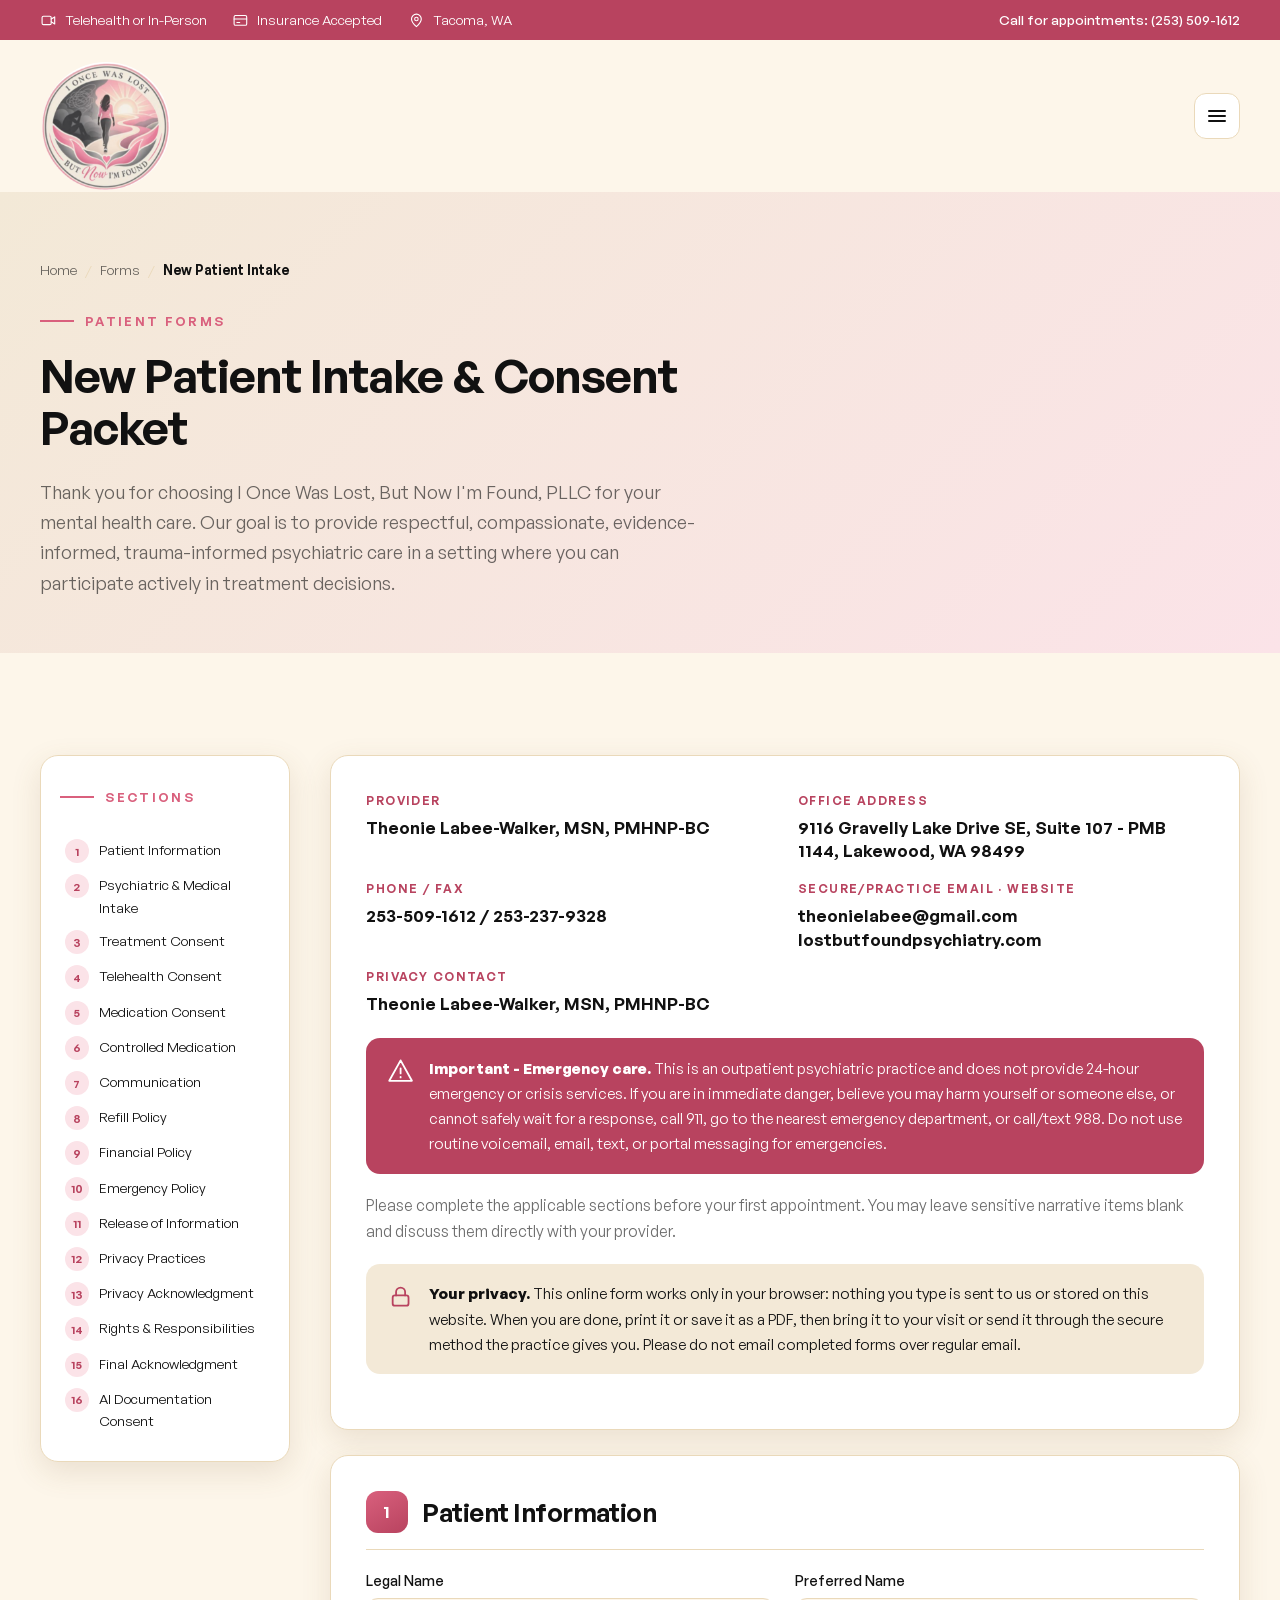
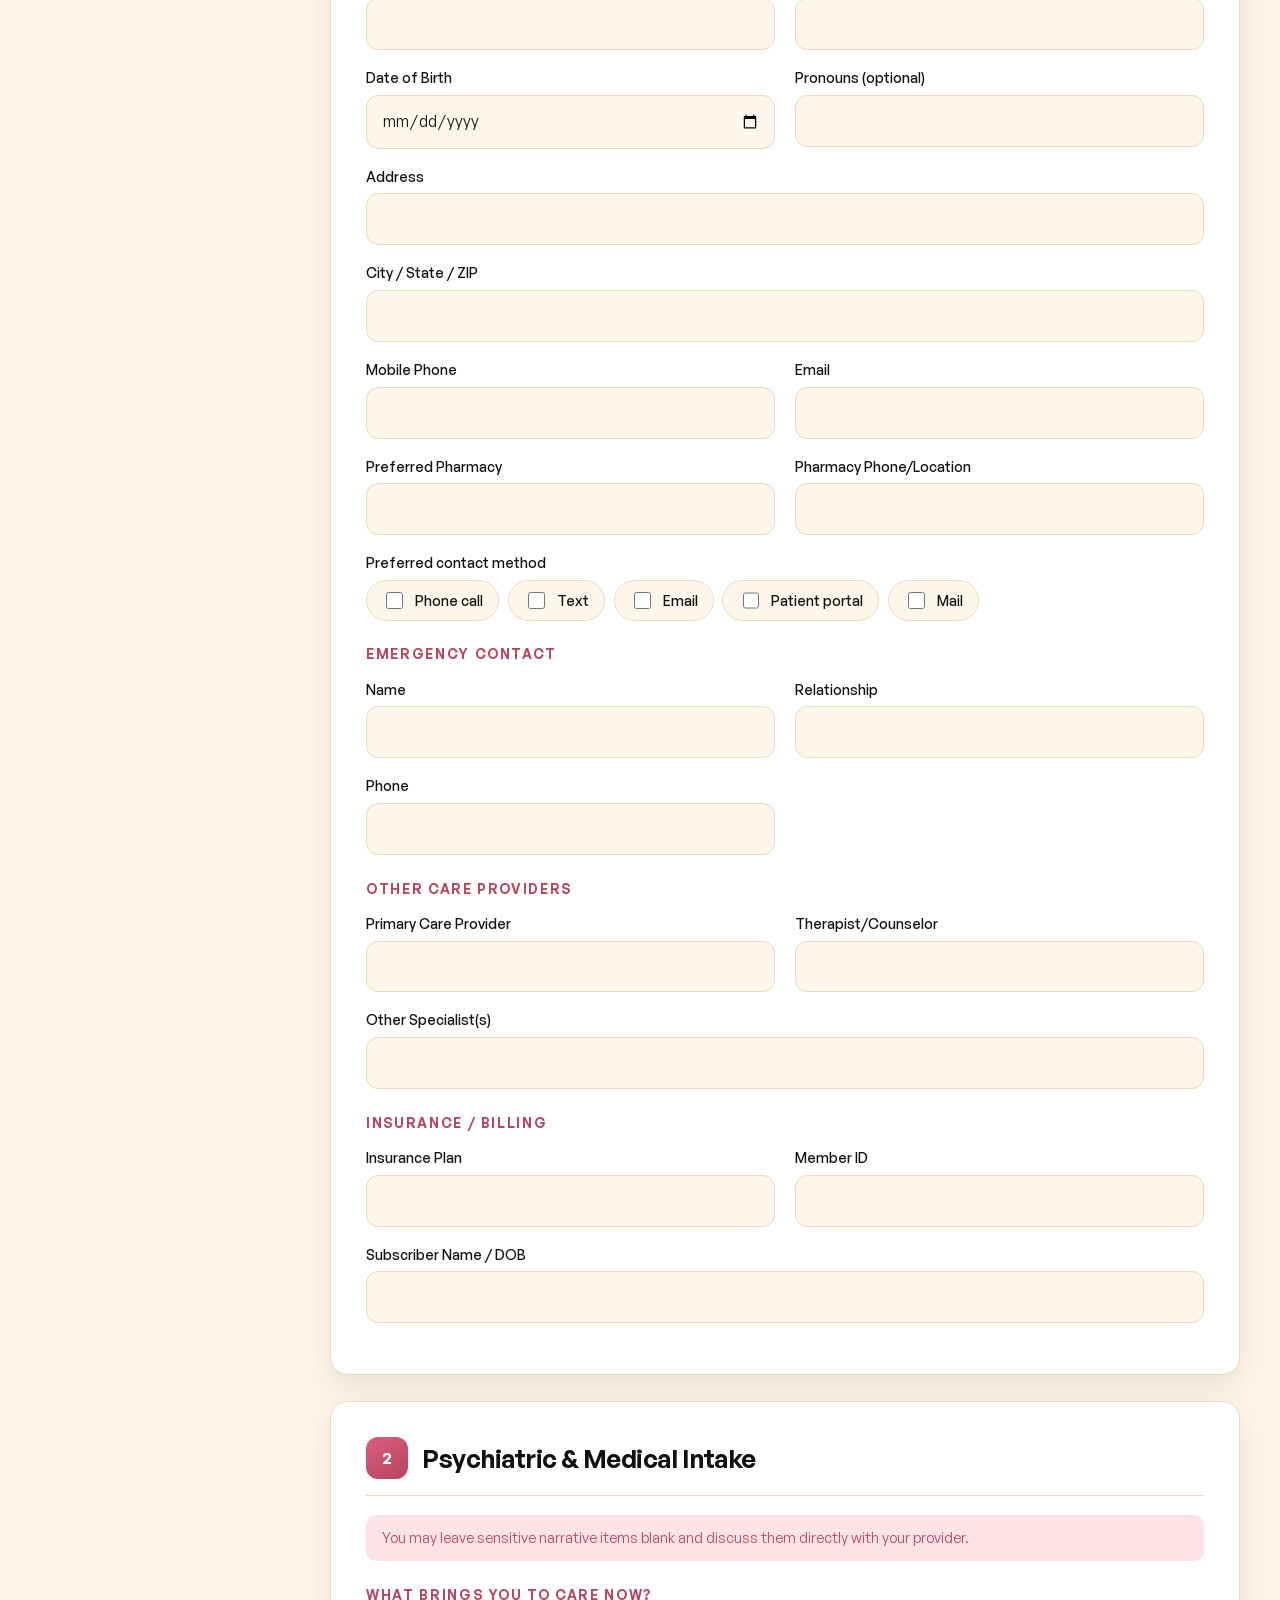
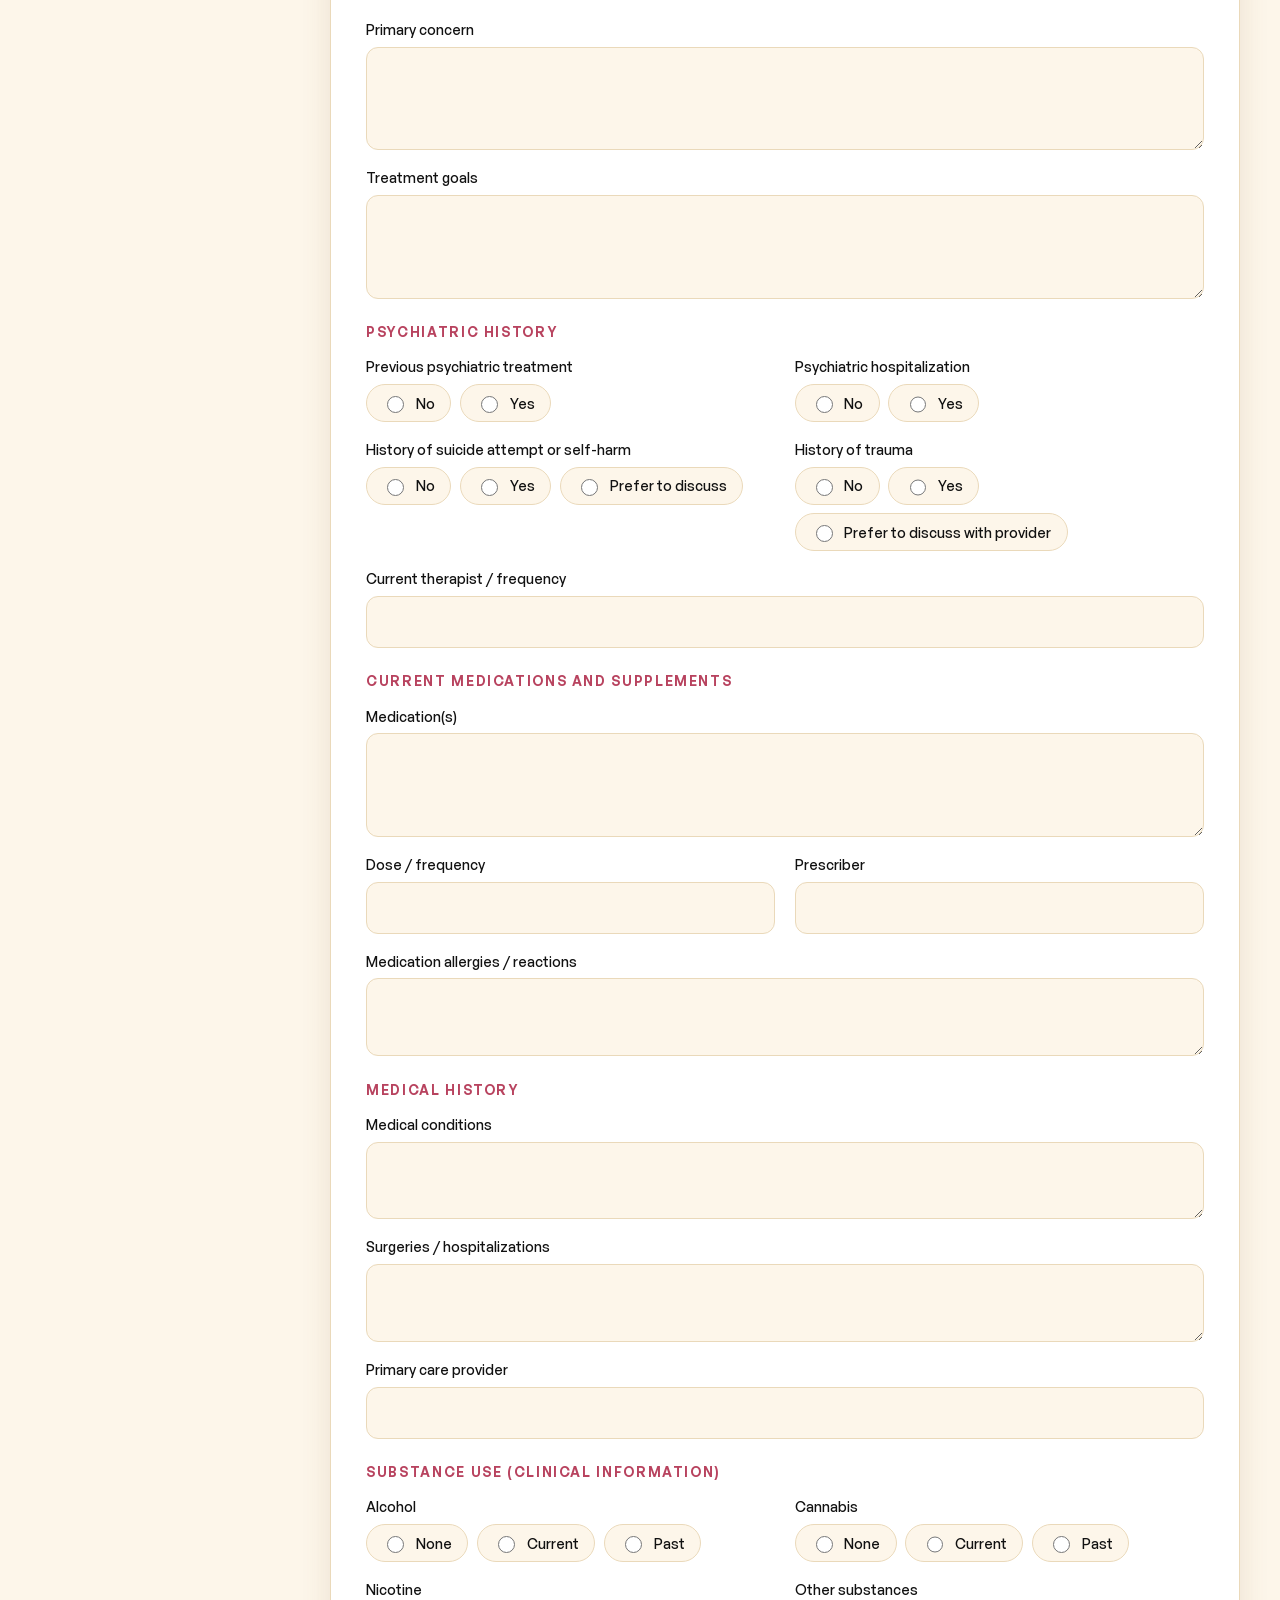
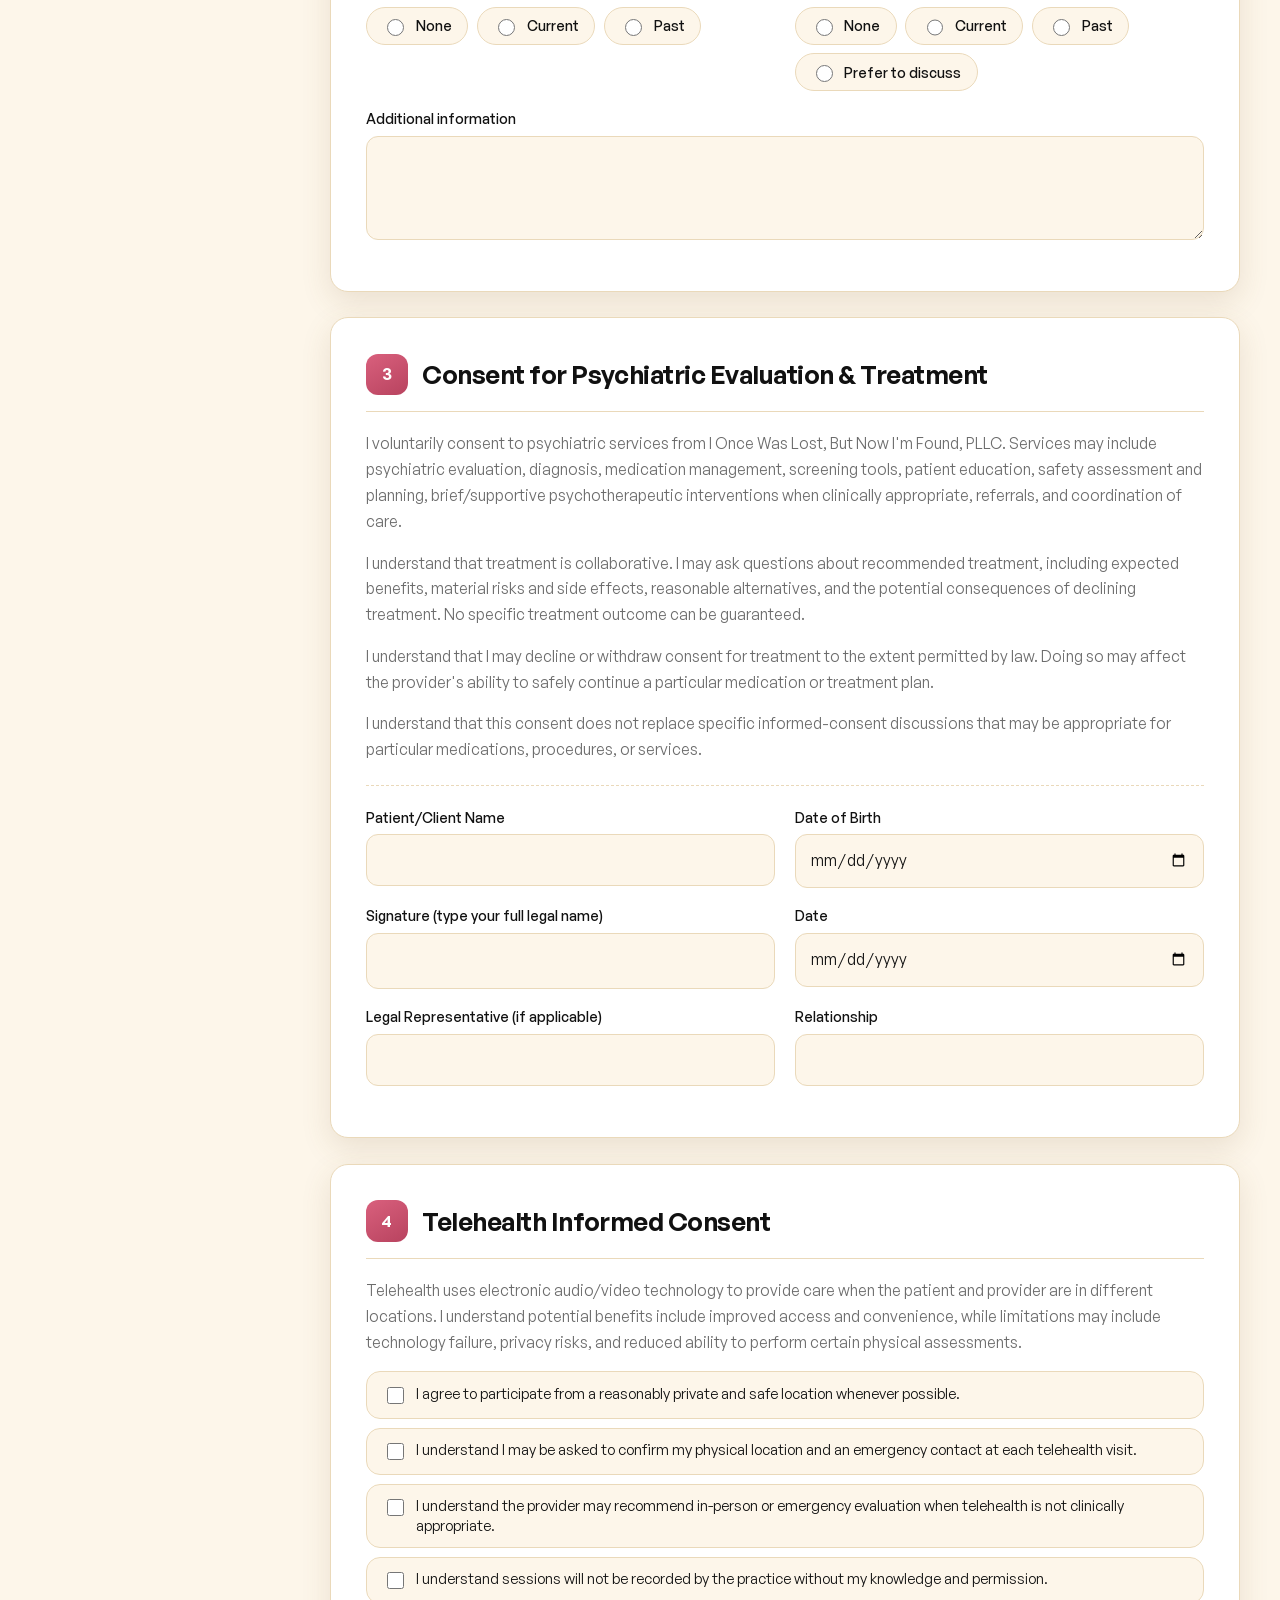
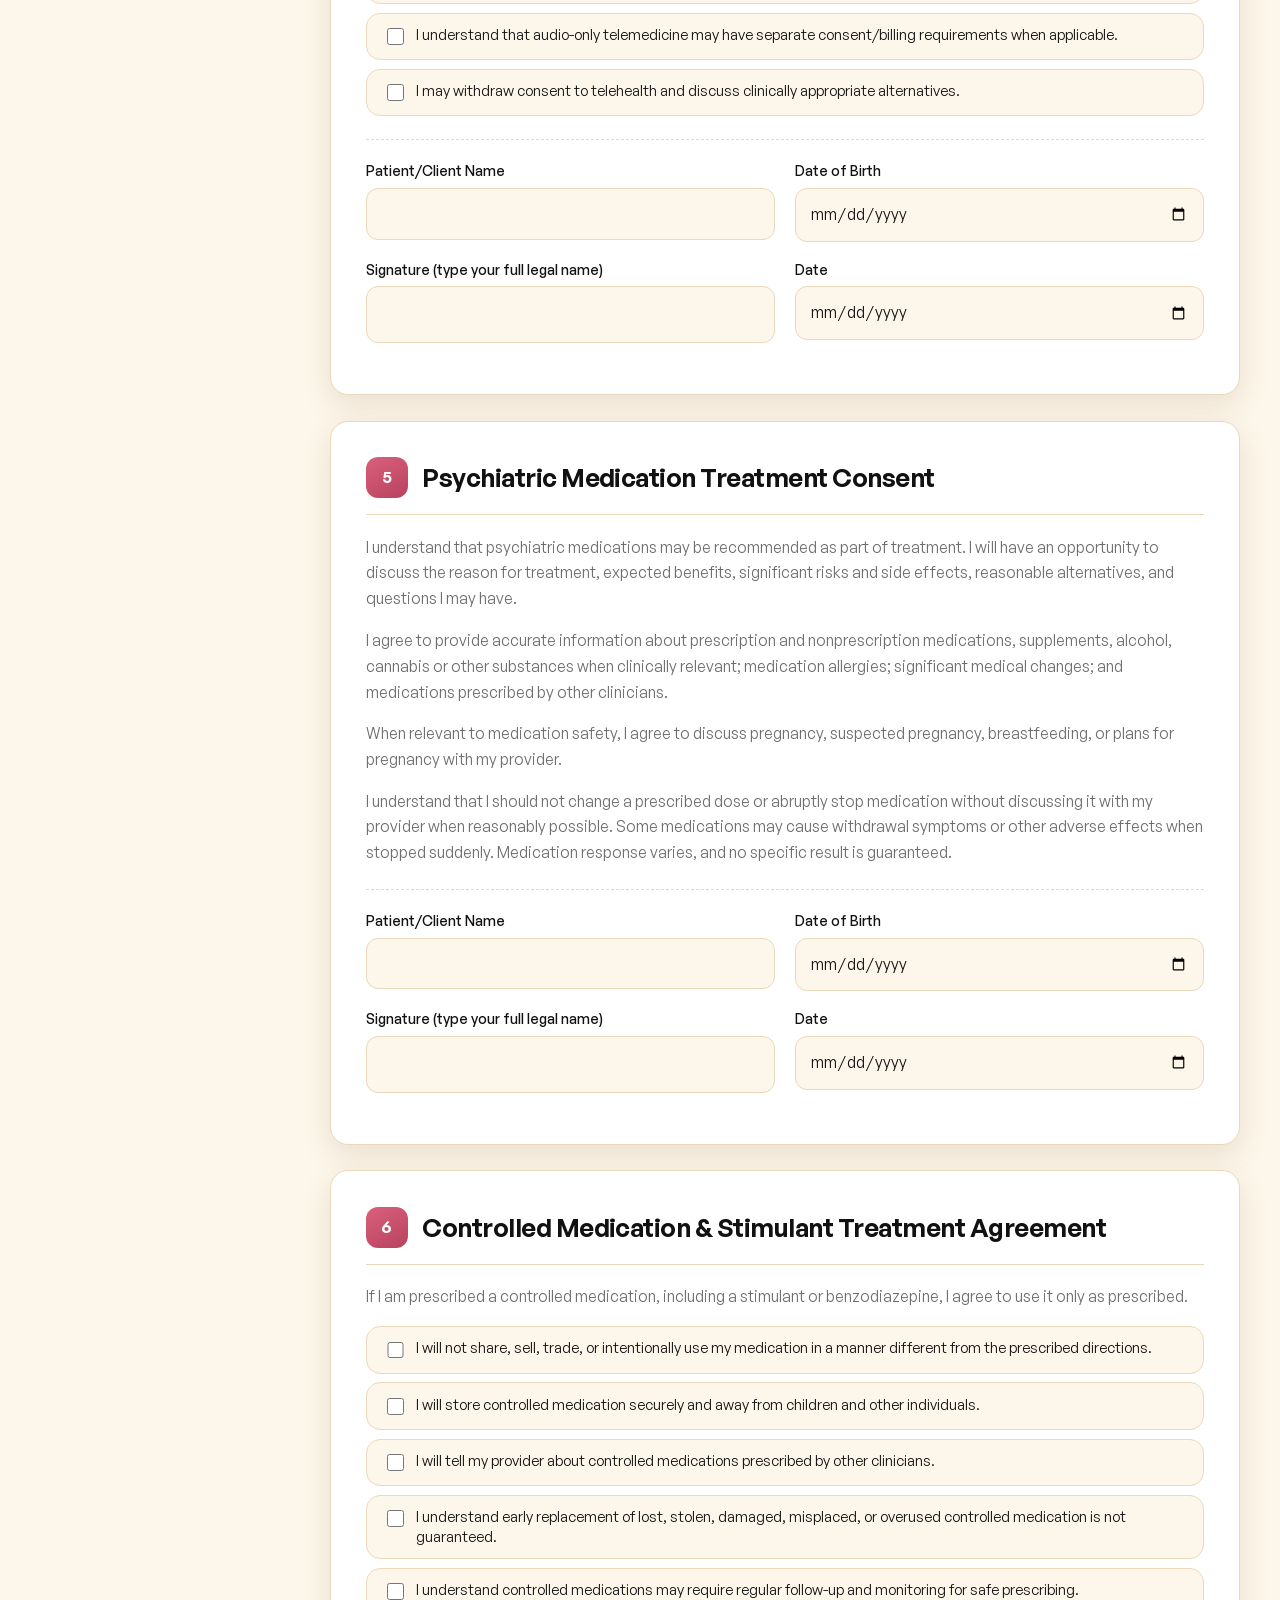
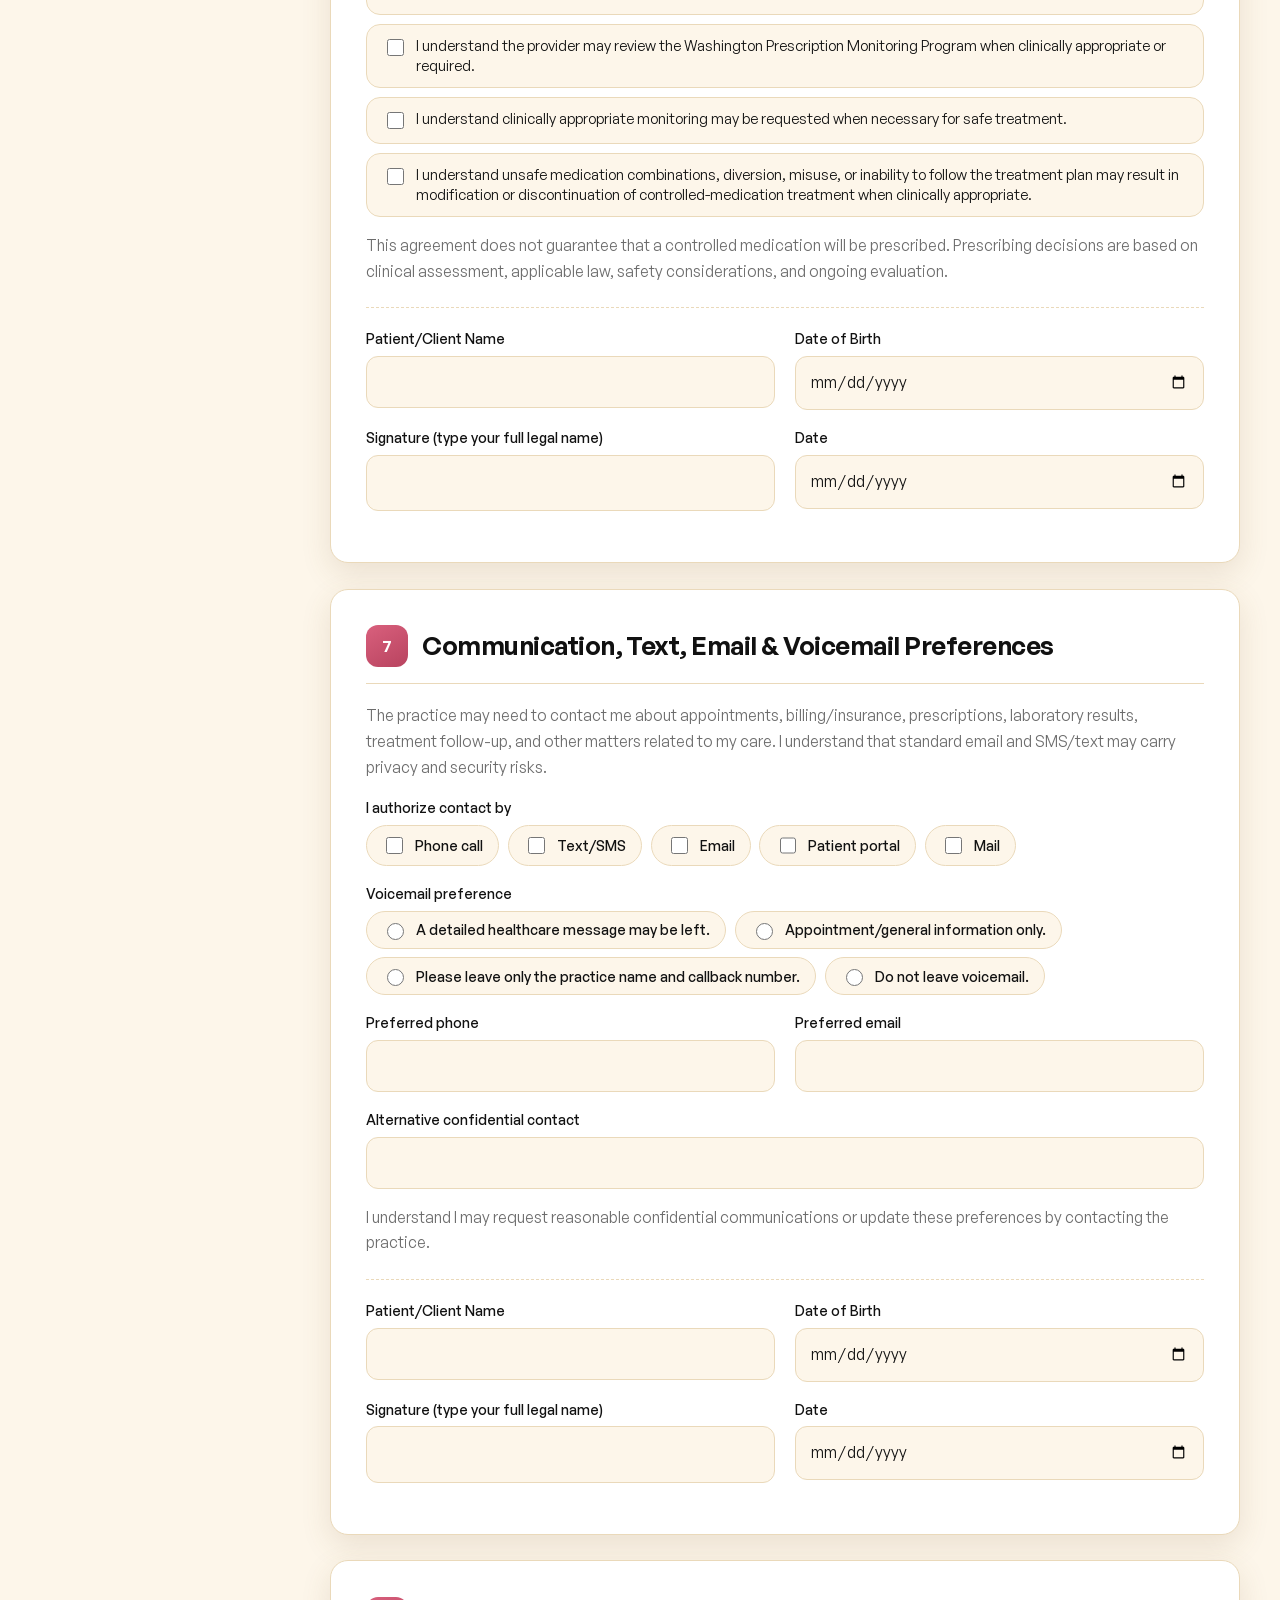
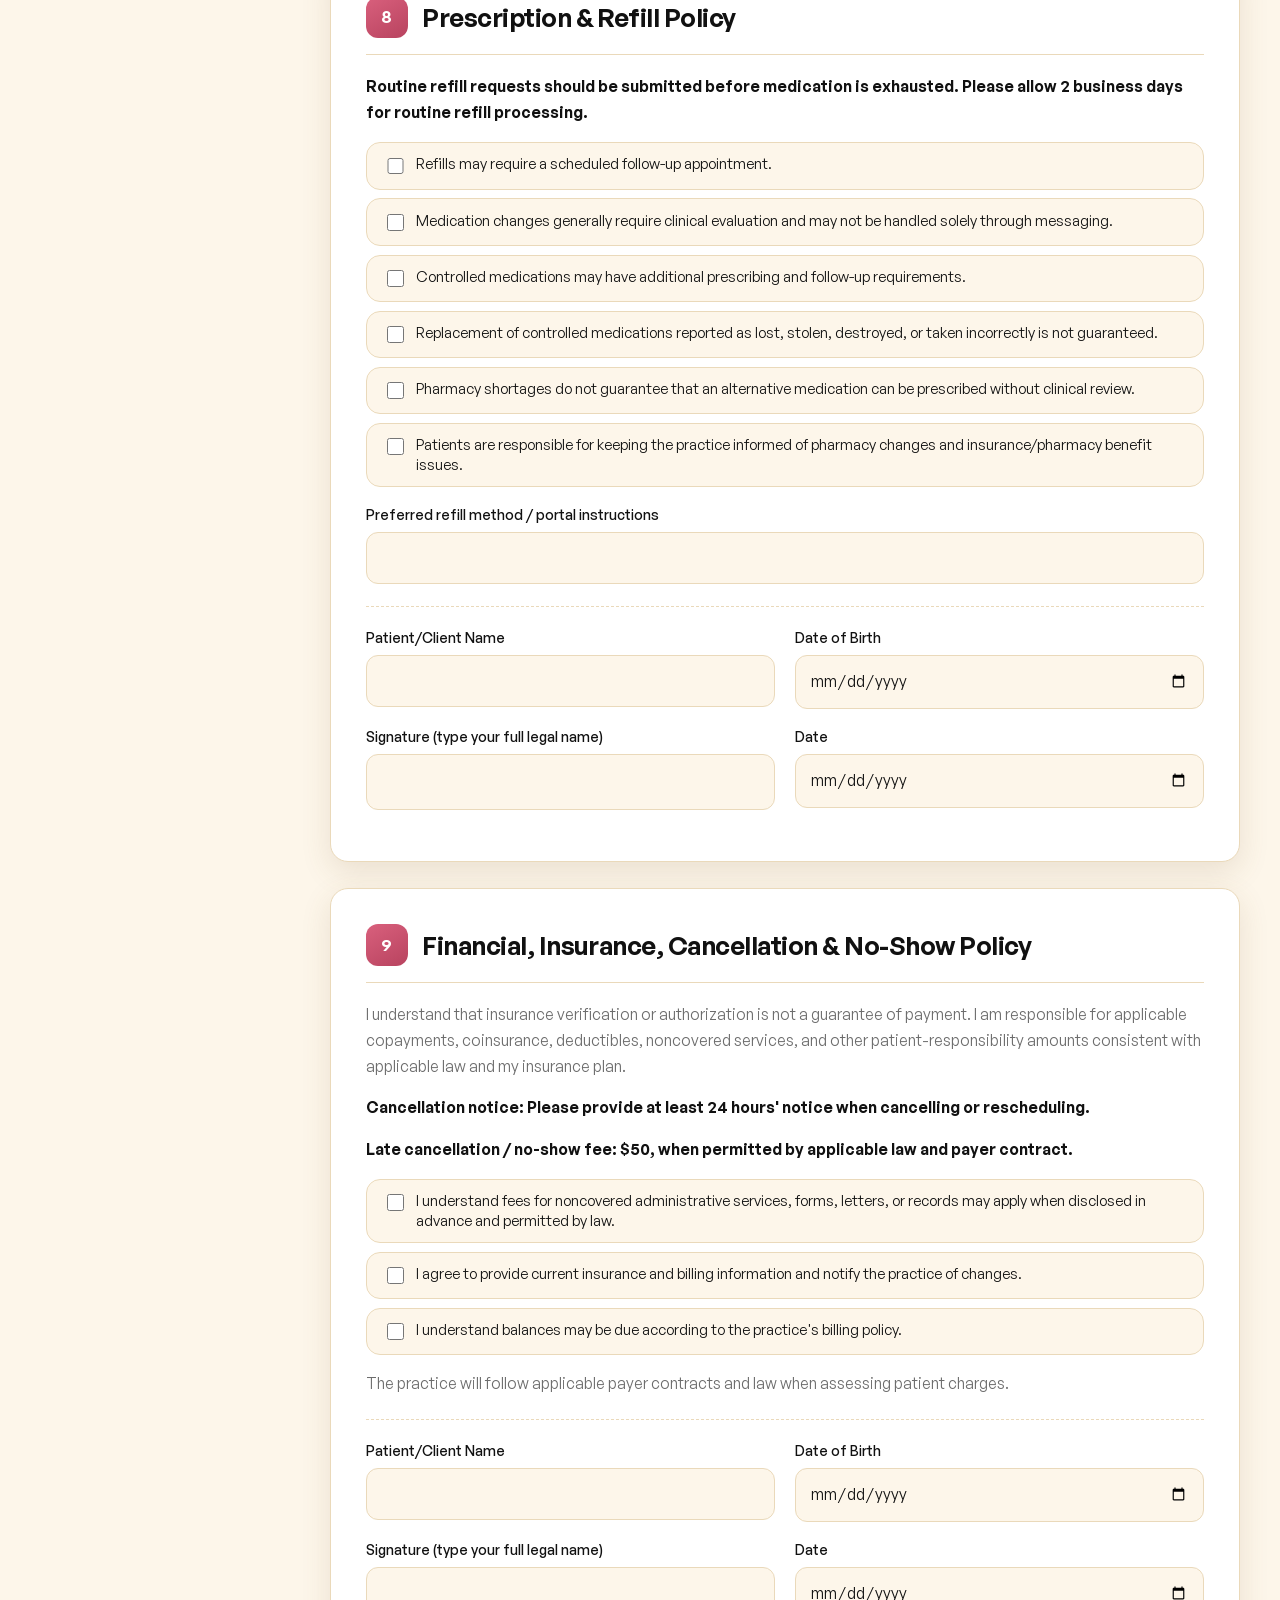
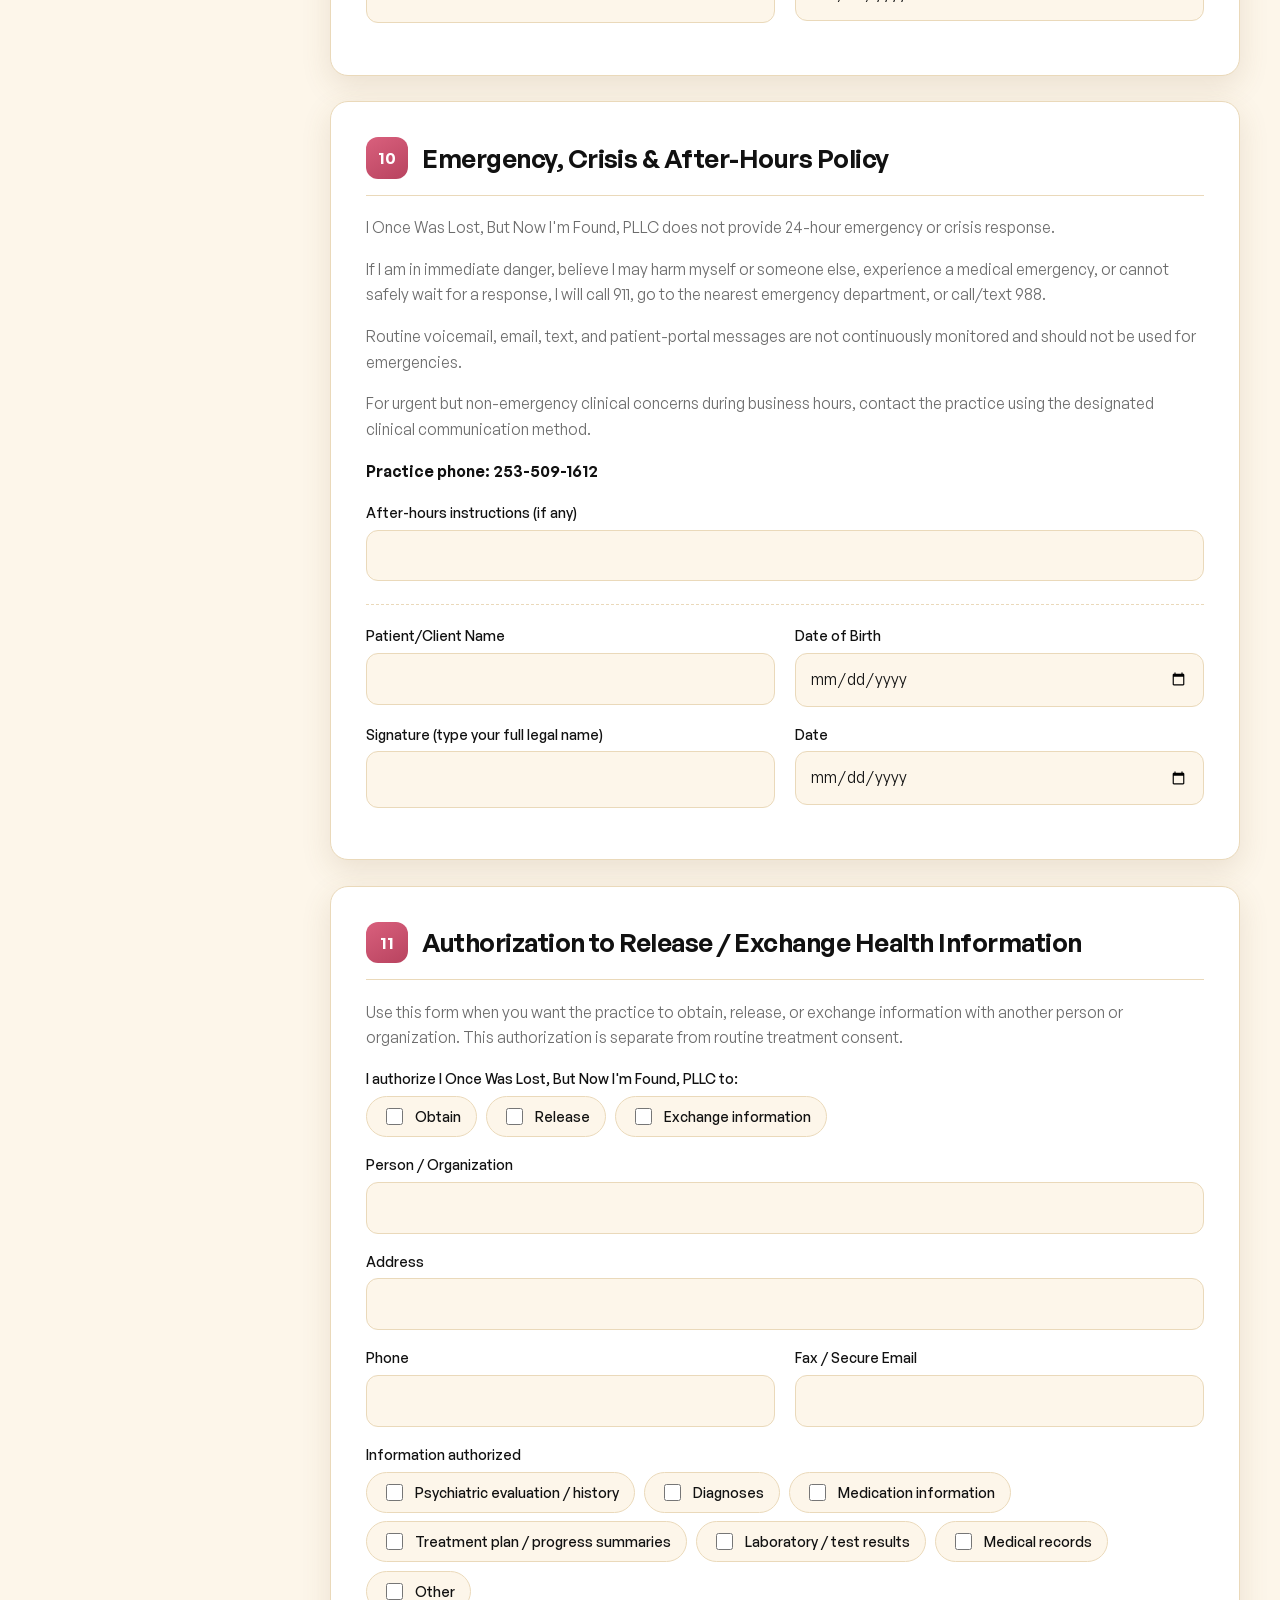
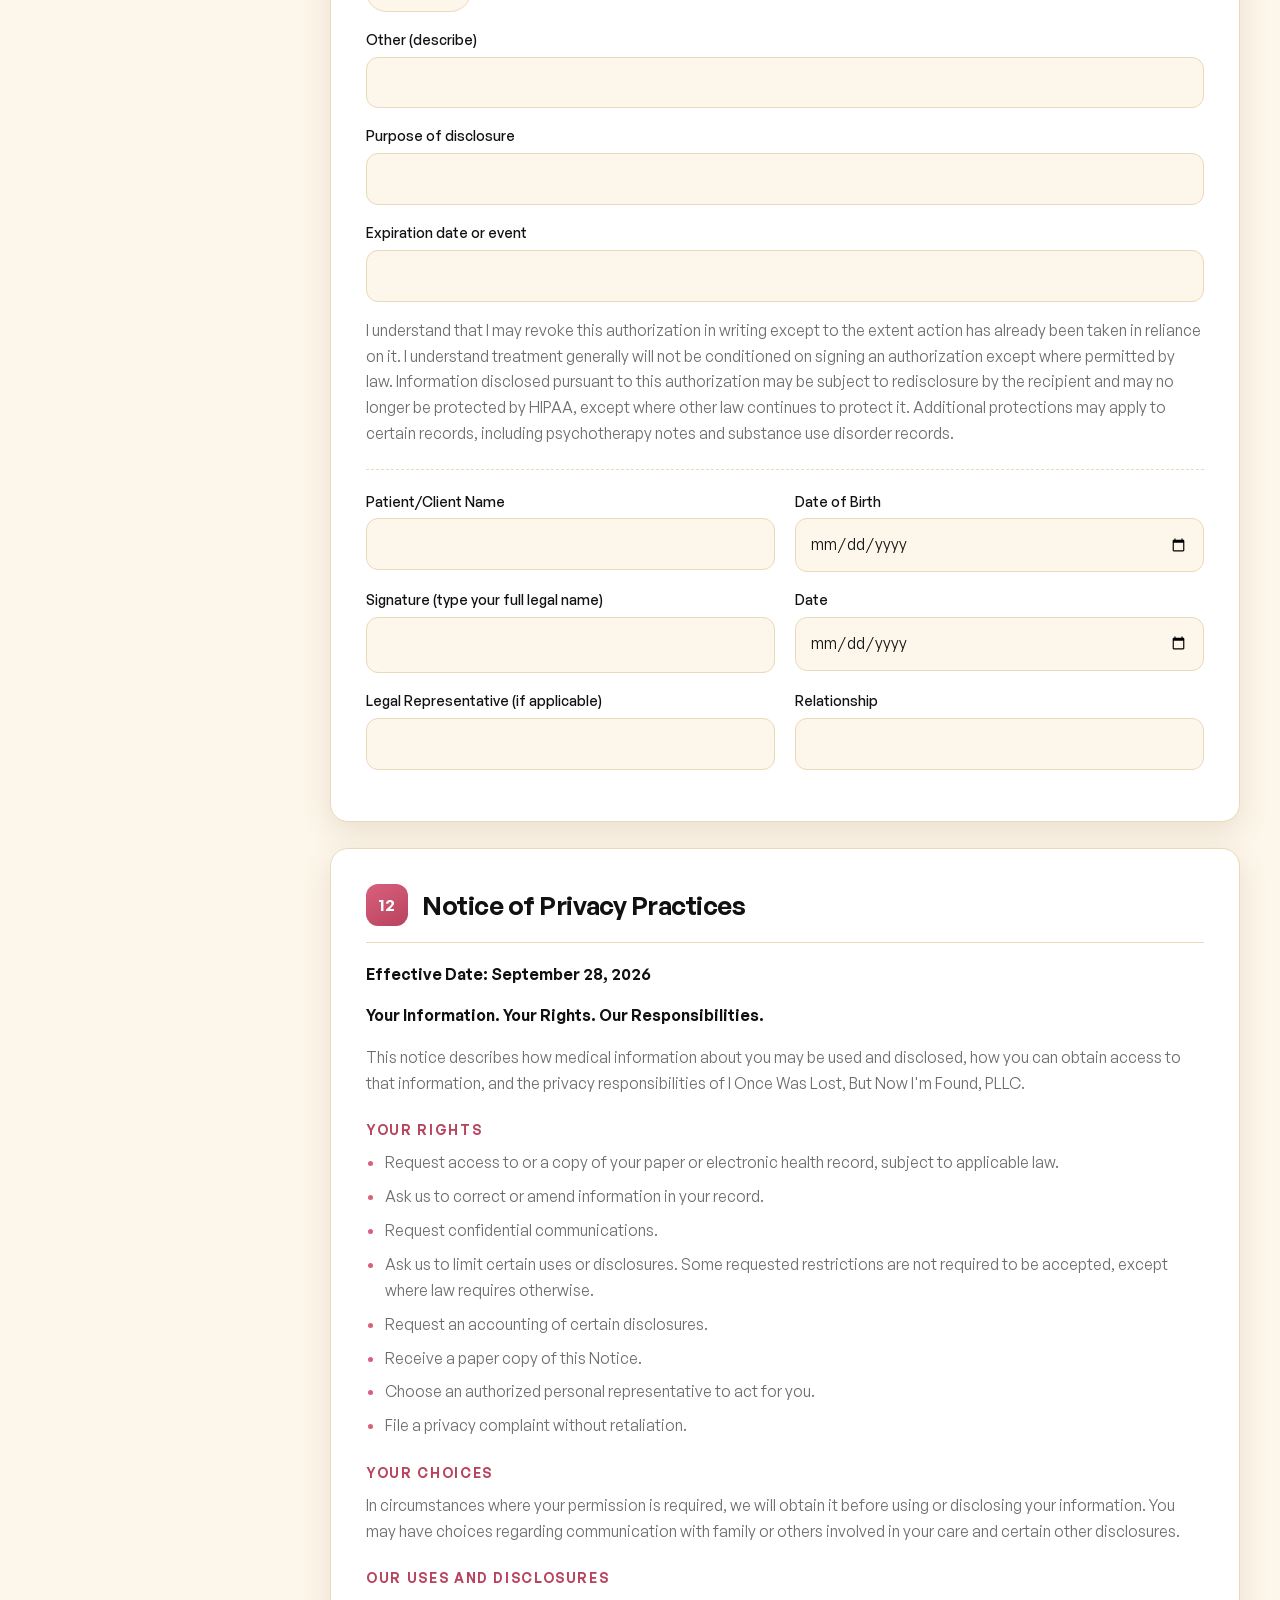
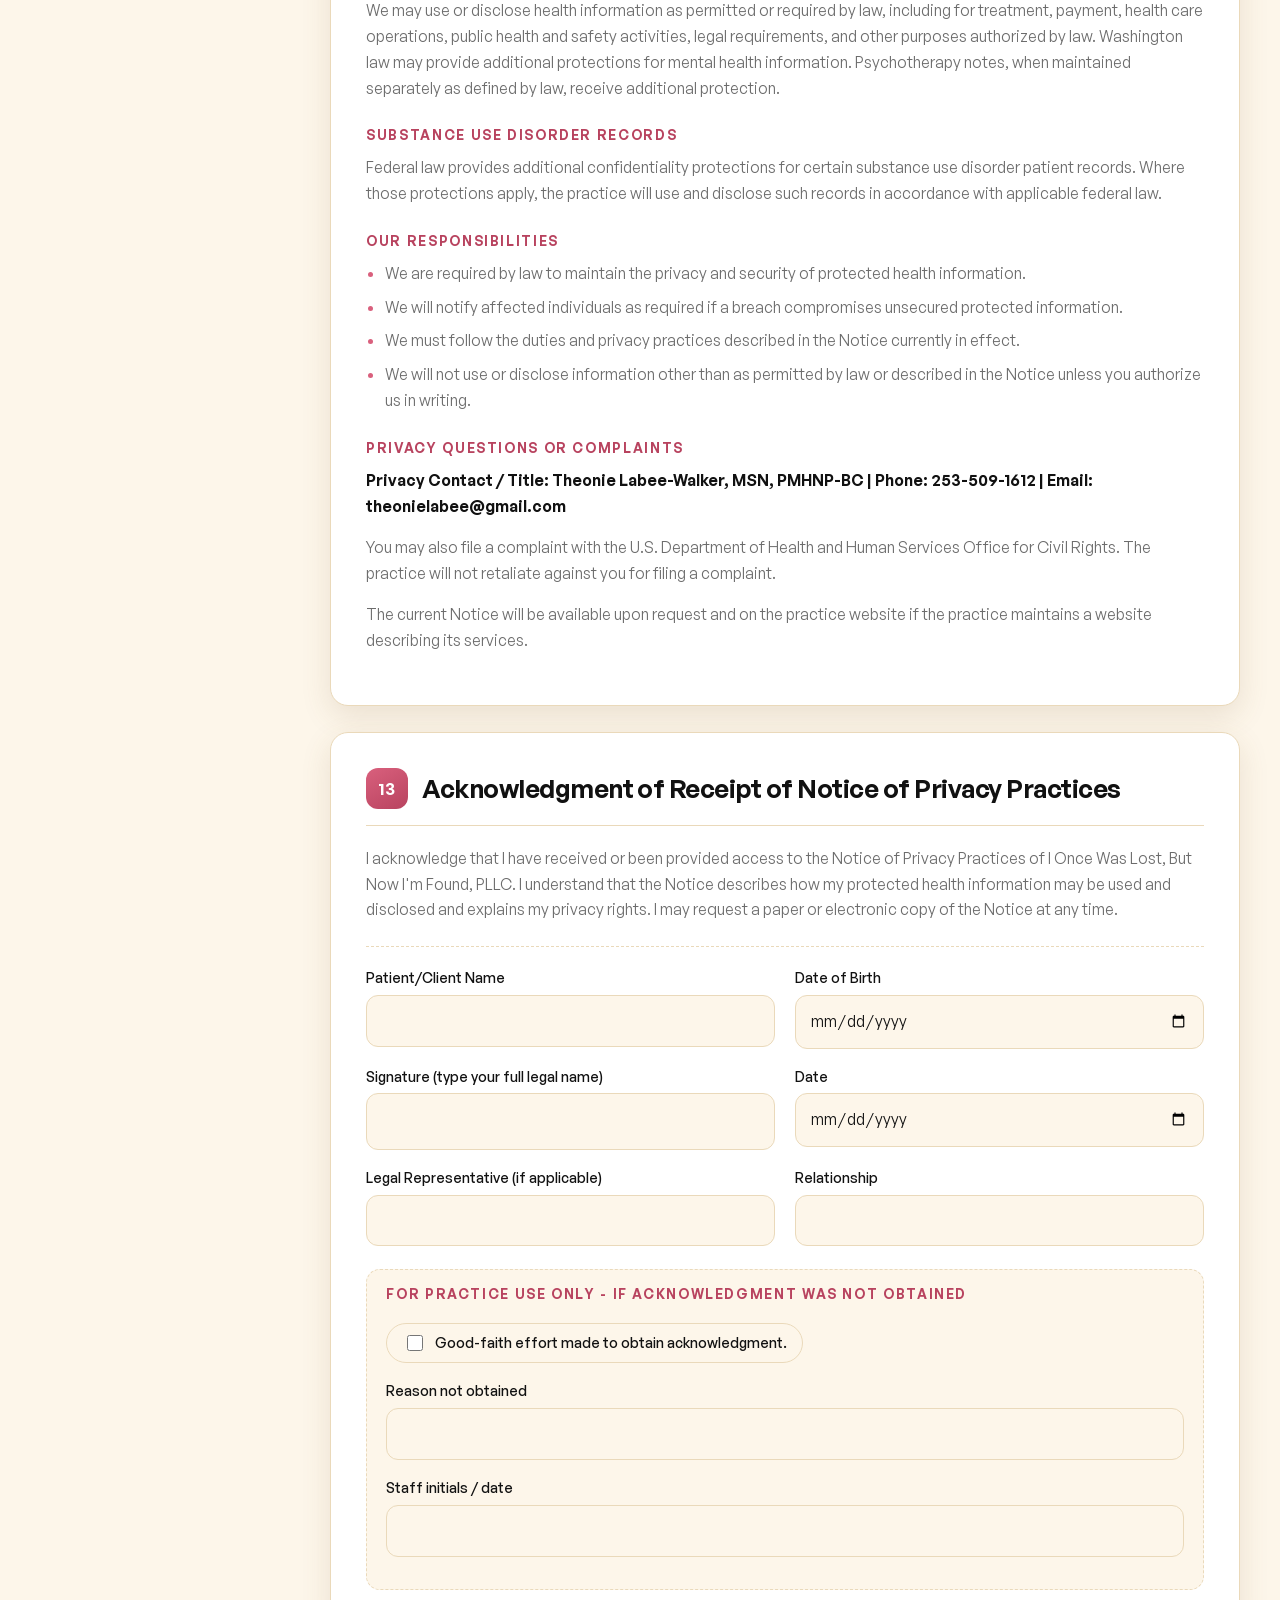
<file: intake-form.html>
<!DOCTYPE html>
<html lang="en">
<head>
<meta charset="utf-8">
<meta name="viewport" content="width=device-width, initial-scale=1">
<title>New Patient Intake Form | I Once Was Lost, But Now I'm Found, PLLC</title>
<meta name="description" content="Complete the new patient intake and consent packet for I Once Was Lost, But Now I'm Found, PLLC online, then print or save it as a PDF.">
<meta name="theme-color" content="#ffffff">
<link rel="icon" type="image/svg+xml" href="assets/logo-mark.svg">
<link rel="preload" href="assets/fonts/GeneralSans-400.woff2" as="font" type="font/woff2" crossorigin>
<link rel="preload" href="assets/fonts/GeneralSans-600.woff2" as="font" type="font/woff2" crossorigin>
<link rel="stylesheet" href="assets/styles.css?v=20261016j">
<link rel="canonical" href="https://lostbutfoundpsychiatry.com/intake-form.html">
<meta name="keywords" content="patient intake form, psychiatry forms Tacoma, HIPAA consent form">
<meta property="og:type" content="website">
<meta property="og:site_name" content="I Once Was Lost, But Now I'm Found, PLLC">
<meta property="og:title" content="New Patient Intake Form | I Once Was Lost, But Now I'm Found, PLLC">
<meta property="og:description" content="Complete the new patient intake and consent packet online, then print or save it as a PDF.">
<meta property="og:url" content="https://lostbutfoundpsychiatry.com/intake-form.html">
<meta property="og:image" content="https://lostbutfoundpsychiatry.com/assets/logo-badge.png">
<meta name="twitter:card" content="summary">
</head>
<body>

<!-- Icon sprite -->
<svg width="0" height="0" style="position:absolute" aria-hidden="true">
  <symbol id="i-phone" viewBox="0 0 24 24"><path d="M5 4h3l2 5-2.5 1.5a11 11 0 005 5L14 13l5 2v3a2 2 0 01-2 2A14 14 0 013 6a2 2 0 012-2z"/></symbol>
  <symbol id="i-mail" viewBox="0 0 24 24"><rect x="3" y="5" width="18" height="14" rx="2"/><path d="M3 7l9 6 9-6"/></symbol>
  <symbol id="i-pin" viewBox="0 0 24 24"><path d="M12 21s-7-6.2-7-11a7 7 0 0114 0c0 4.8-7 11-7 11z"/><circle cx="12" cy="10" r="2.5"/></symbol>
  <symbol id="i-clock" viewBox="0 0 24 24"><circle cx="12" cy="12" r="9"/><path d="M12 7v5l3 2"/></symbol>
  <symbol id="i-brain" viewBox="0 0 24 24"><path d="M9.5 4.5A3 3 0 006.5 7a3 3 0 00-2 5 3 3 0 002 5 3 3 0 005 1.5V5.5a2.5 2.5 0 00-2-1zM14.5 4.5A3 3 0 0117.5 7a3 3 0 012 5 3 3 0 01-2 5 3 3 0 01-5 1.5V5.5a2.5 2.5 0 012-1zM9 10h1.5M13.5 10H15M9 14h1.5M13.5 14H15"/></symbol>
  <symbol id="i-heart" viewBox="0 0 24 24"><path d="M12 20.5s-8-4.9-8-11A4.6 4.6 0 0112 7a4.6 4.6 0 018 2.5c0 6.100-8 11-8 11z"/></symbol>
  <symbol id="i-lotus" viewBox="0 0 24 24"><path d="M12 4c2.2 3 2.6 6.500 0 12-2.600-5.500-2.200-9 0-12zM12 16c-4 0-7-2-8-6 3 0 6 1.500 8 4zM12 16c4 0 7-2 8-6-3 0-6 1.500-8 4zM6 19.500c4 1.500 8 1.500 12 0"/></symbol>
  <symbol id="i-shield" viewBox="0 0 24 24"><path d="M12 3l8 3v6c0 4.500-3.200 8-8 9-4.800-1-8-4.500-8-9V6l8-3zM8.500 12l2.500 2.500 4.500-5"/></symbol>
  <symbol id="i-user" viewBox="0 0 24 24"><circle cx="12" cy="8" r="4"/><path d="M4 20c0-4 3.500-6 8-6s8 2 8 6"/></symbol>
  <symbol id="i-check" viewBox="0 0 24 24"><path d="M5 12.500l4.500 4.500L19 7.500"/></symbol>
  <symbol id="i-video" viewBox="0 0 24 24"><rect x="3" y="6" width="13" height="12" rx="2"/><path d="M16 10l5-3v10l-5-3"/></symbol>
  <symbol id="i-pill" viewBox="0 0 24 24"><path d="M10.500 20.500a4.950 4.950 0 01-7-7l10-10a4.950 4.950 0 017 7zM8.500 8.500l7 7"/></symbol>
  <symbol id="i-card" viewBox="0 0 24 24"><rect x="3" y="5" width="18" height="14" rx="2"/><path d="M3 10h18M7 15h4"/></symbol>
  <symbol id="i-chat" viewBox="0 0 24 24"><path d="M21 12a8 8 0 01-11.500 7.200L4 20l1-4.500A8 8 0 1121 12z"/></symbol>
  <symbol id="i-clipboard" viewBox="0 0 24 24"><rect x="5" y="4" width="14" height="17" rx="2"/><path d="M9 4h6v3H9zM9 12h6M9 16h4"/></symbol>
  <symbol id="i-file" viewBox="0 0 24 24"><path d="M14 3H7a2 2 0 00-2 2v14a2 2 0 002 2h10a2 2 0 002-2V8zM14 3v5h5M9 13h6M9 17h4"/></symbol>
  <symbol id="i-alert" viewBox="0 0 24 24"><path d="M12 3l10 18H2zM12 10v4.500M12 17.500v.5"/></symbol>
  <symbol id="i-left" viewBox="0 0 24 24"><path d="M15 5l-7 7 7 7"/></symbol>
  <symbol id="i-right" viewBox="0 0 24 24"><path d="M9 5l7 7-7 7"/></symbol>
  <symbol id="i-menu" viewBox="0 0 24 24"><path d="M4 7h16M4 12h16M4 17h16"/></symbol>
  <symbol id="i-close" viewBox="0 0 24 24"><path d="M6 6l12 12M18 6L6 18"/></symbol>
  <symbol id="i-quote" viewBox="0 0 24 24"><path d="M10 6C6.5 6.6 4 9.4 4 13.2V18h6.2v-6H7c.1-1.900 1.100-3.100 3-3.700zM20 6c-3.500.6-6 3.400-6 7.200V18h6.200v-6H17c.1-1.900 1.100-3.100 3-3.700z"/></symbol>
  <symbol id="i-lock" viewBox="0 0 24 24"><rect x="5" y="11" width="14" height="9" rx="2"/><path d="M8 11V8a4 4 0 018 0v3"/></symbol>
  <symbol id="i-calendar" viewBox="0 0 24 24"><rect x="4" y="5" width="16" height="15" rx="2"/><path d="M4 10h16M9 3v4M15 3v4"/></symbol>
  <symbol id="i-home" viewBox="0 0 24 24"><path d="M4 11l8-7 8 7M6 10v10h12V10M10 20v-5h4v5"/></symbol>
  <symbol id="i-building" viewBox="0 0 24 24"><rect x="5" y="3" width="14" height="18" rx="1.5"/><path d="M9 7h2M13 7h2M9 11h2M13 11h2M9 15h2M13 15h2M11 21v-3h2v3"/></symbol>
  <symbol id="i-plus" viewBox="0 0 24 24"><path d="M12 5v14M5 12h14"/></symbol>
</svg>

<a class="skip-link" href="#main">Skip to content</a>

<!-- Top bar -->
<div class="topbar">
  <div class="container">
    <ul>
      <li><svg class="icon"><use href="#i-video"/></svg>Telehealth or In-Person</li>
      <li class="hide-sm"><svg class="icon"><use href="#i-card"/></svg>Insurance Accepted</li>
      <li class="hide-sm"><svg class="icon"><use href="#i-pin"/></svg>Tacoma, WA</li>
    </ul>
    <a href="tel:+12535091612"><span class="hide-sm">Call for appointments: </span>(253) 509-1612</a>
  </div>
</div>

<!-- Header -->
<header class="site-header">
  <div class="container header-row">
    <a class="brand" href="index.html" aria-label="I Once Was Lost, But Now I'm Found, PLLC — home">
      <img src="assets/logo-badge.png" alt="I Once Was Lost, But Now I'm Found, PLLC — Psychiatry, Tacoma, WA" width="112" height="112">
    </a>
    <button class="menu-btn" aria-expanded="false" aria-controls="site-nav" aria-label="Menu">
      <svg class="icon i-open"><use href="#i-menu"/></svg>
      <svg class="icon i-close"><use href="#i-close"/></svg>
    </button>
    <nav class="nav" id="site-nav" aria-label="Main">
      <div class="nav-top"><span>Menu</span><button class="nav-close" type="button" aria-label="Close menu"><svg class="icon"><use href="#i-close"/></svg></button></div>
      <ul class="nav-links">
        <li><a href="index.html"><span class="nl-ic"><svg class="icon"><use href="#i-home"/></svg></span><span class="nl-tx"><strong>Home</strong><small>Welcome to our practice</small></span></a></li>
        <li><a href="about.html"><span class="nl-ic"><svg class="icon"><use href="#i-heart"/></svg></span><span class="nl-tx"><strong>About</strong><small>Our mission &amp; approach</small></span></a></li>
        <li><a href="services.html"><span class="nl-ic"><svg class="icon"><use href="#i-brain"/></svg></span><span class="nl-tx"><strong>Services</strong><small>Evaluations, medication &amp; therapy</small></span></a></li>
        <li><a href="provider.html"><span class="nl-ic"><svg class="icon"><use href="#i-user"/></svg></span><span class="nl-tx"><strong>About Theonie</strong><small>Meet your provider</small></span></a></li>
        <li><a href="faqs.html"><span class="nl-ic"><svg class="icon"><use href="#i-chat"/></svg></span><span class="nl-tx"><strong>FAQs</strong><small>Answers to common questions</small></span></a></li>
        <li><a href="forms.html"><span class="nl-ic"><svg class="icon"><use href="#i-file"/></svg></span><span class="nl-tx"><strong>Forms</strong><small>New patient intake packet</small></span></a></li>
        <li><a href="intake-form.html" class="is-active"><span class="nl-ic"><svg class="icon"><use href="#i-clipboard"/></svg></span><span class="nl-tx"><strong>Intake Form</strong><small>Fill out online</small></span></a></li>
        <li><a href="contact.html"><span class="nl-ic"><svg class="icon"><use href="#i-mail"/></svg></span><span class="nl-tx"><strong>Contact</strong><small>Call, email or visit</small></span></a></li>
      </ul>
      <div class="nav-side">
        <span class="ns-eyebrow">Get in touch</span>
        <h3>Ready to begin again?</h3>
        <ul class="ns-list">
          <li><svg class="icon"><use href="#i-phone"/></svg><a href="tel:+12535091612">(253) 509-1612</a></li>
          <li><svg class="icon"><use href="#i-mail"/></svg><a href="mailto:theonielabee@gmail.com">theonielabee@gmail.com</a></li>
          <li><svg class="icon"><use href="#i-pin"/></svg><span>Lakewood, WA 98499</span></li>
        </ul>
        <a class="btn btn--white" href="tel:+12535091612"><svg class="icon"><use href="#i-phone"/></svg>Call for appointments</a>
      </div>
    </nav>
  </div>
</header>

<main id="main"><div class="page-banner">
  <div class="container">
    <nav class="breadcrumb" aria-label="Breadcrumb"><a href="index.html">Home</a><span>/</span><a href="forms.html">Forms</a><span>/</span><strong aria-current="page">New Patient Intake</strong></nav>
    <span class="eyebrow">Patient Forms</span>
    <h1>New Patient Intake &amp; Consent Packet</h1>
    <p class="lead">Thank you for choosing I Once Was Lost, But Now I'm Found, PLLC for your mental health care. Our goal is to provide respectful, compassionate, evidence-informed, trauma-informed psychiatric care in a setting where you can participate actively in treatment decisions.</p>
  </div>
</div>

<section class="section if-wrap">
  <div class="container if-layout">
    <aside class="if-side" aria-label="Form sections">
      <div class="if-side-card">
        <span class="eyebrow">Sections</span>
        <ol><li><a href="#s1">Patient Information</a></li><li><a href="#s2">Psychiatric &amp; Medical Intake</a></li><li><a href="#s3">Treatment Consent</a></li><li><a href="#s4">Telehealth Consent</a></li><li><a href="#s5">Medication Consent</a></li><li><a href="#s6">Controlled Medication</a></li><li><a href="#s7">Communication</a></li><li><a href="#s8">Refill Policy</a></li><li><a href="#s9">Financial Policy</a></li><li><a href="#s10">Emergency Policy</a></li><li><a href="#s11">Release of Information</a></li><li><a href="#s12">Privacy Practices</a></li><li><a href="#s13">Privacy Acknowledgment</a></li><li><a href="#s14">Rights &amp; Responsibilities</a></li><li><a href="#s15">Final Acknowledgment</a></li><li><a href="#s16">AI Documentation Consent</a></li></ol>
      </div>
    </aside>
    <form class="iform" id="intake" onsubmit="return false" autocomplete="off">
      <div class="if-intro">
        <div class="if-intro-grid">
          <div><span class="if-label">Provider</span><strong>Theonie Labee-Walker, MSN, PMHNP-BC</strong></div>
          <div><span class="if-label">Office Address</span><strong>9116 Gravelly Lake Drive SE, Suite 107 - PMB 1144, Lakewood, WA 98499</strong></div>
          <div><span class="if-label">Phone / Fax</span><strong>253-509-1612 / 253-237-9328</strong></div>
          <div><span class="if-label">Secure/Practice Email &middot; Website</span><strong>theonielabee@gmail.com<br>lostbutfoundpsychiatry.com</strong></div>
          <div><span class="if-label">Privacy Contact</span><strong>Theonie Labee-Walker, MSN, PMHNP-BC</strong></div>
        </div>
        <div class="if-alert"><svg class="icon"><use href="#i-alert"/></svg><p><strong>Important - Emergency care.</strong> This is an outpatient psychiatric practice and does not provide 24-hour emergency or crisis services. If you are in immediate danger, believe you may harm yourself or someone else, or cannot safely wait for a response, call 911, go to the nearest emergency department, or call/text 988. Do not use routine voicemail, email, text, or portal messaging for emergencies.</p></div>
        <p class="if-p">Please complete the applicable sections before your first appointment. You may leave sensitive narrative items blank and discuss them directly with your provider.</p>
        <div class="if-privacy"><svg class="icon"><use href="#i-lock"/></svg><p><strong>Your privacy.</strong> This online form works only in your browser: nothing you type is sent to us or stored on this website. When you are done, print it or save it as a PDF, then bring it to your visit or send it through the secure method the practice gives you. Please do not email completed forms over regular email.</p></div>
      </div>
      <section class="if-card" id="s1"><header class="if-head"><span class="if-num">1</span><h2>Patient Information</h2></header><div class="if-grid"><div class="if-field"><label for="f1">Legal Name</label><input id="f1" name="legal_name" type="text" autocomplete="off"></div><div class="if-field"><label for="f2">Preferred Name</label><input id="f2" name="pref_name" type="text" autocomplete="off"></div><div class="if-field"><label for="f3">Date of Birth</label><input id="f3" name="dob" type="date" autocomplete="off"></div><div class="if-field"><label for="f4">Pronouns (optional)</label><input id="f4" name="pronouns" type="text" autocomplete="off"></div><div class="if-field full"><label for="f5">Address</label><input id="f5" name="address" type="text" autocomplete="off"></div><div class="if-field full"><label for="f6">City / State / ZIP</label><input id="f6" name="csz" type="text" autocomplete="off"></div><div class="if-field"><label for="f7">Mobile Phone</label><input id="f7" name="phone" type="tel" autocomplete="off"></div><div class="if-field"><label for="f8">Email</label><input id="f8" name="email" type="email" autocomplete="off"></div><div class="if-field"><label for="f9">Preferred Pharmacy</label><input id="f9" name="pharmacy" type="text" autocomplete="off"></div><div class="if-field"><label for="f10">Pharmacy Phone/Location</label><input id="f10" name="pharmacy_loc" type="text" autocomplete="off"></div><div class="if-field full"><span class="if-label">Preferred contact method</span><div class="if-opts"><label class="if-opt"><input type="checkbox" name="contact_method_0" value="Phone call"><span>Phone call</span></label><label class="if-opt"><input type="checkbox" name="contact_method_1" value="Text"><span>Text</span></label><label class="if-opt"><input type="checkbox" name="contact_method_2" value="Email"><span>Email</span></label><label class="if-opt"><input type="checkbox" name="contact_method_3" value="Patient portal"><span>Patient portal</span></label><label class="if-opt"><input type="checkbox" name="contact_method_4" value="Mail"><span>Mail</span></label></div></div></div><h3 class="if-sub">Emergency Contact</h3><div class="if-grid"><div class="if-field"><label for="f11">Name</label><input id="f11" name="ec_name" type="text" autocomplete="off"></div><div class="if-field"><label for="f12">Relationship</label><input id="f12" name="ec_rel" type="text" autocomplete="off"></div><div class="if-field"><label for="f13">Phone</label><input id="f13" name="ec_phone" type="tel" autocomplete="off"></div></div><h3 class="if-sub">Other Care Providers</h3><div class="if-grid"><div class="if-field"><label for="f14">Primary Care Provider</label><input id="f14" name="pcp" type="text" autocomplete="off"></div><div class="if-field"><label for="f15">Therapist/Counselor</label><input id="f15" name="therapist" type="text" autocomplete="off"></div><div class="if-field full"><label for="f16">Other Specialist(s)</label><input id="f16" name="specialists" type="text" autocomplete="off"></div></div><h3 class="if-sub">Insurance / Billing</h3><div class="if-grid"><div class="if-field"><label for="f17">Insurance Plan</label><input id="f17" name="ins_plan" type="text" autocomplete="off"></div><div class="if-field"><label for="f18">Member ID</label><input id="f18" name="ins_id" type="text" autocomplete="off"></div><div class="if-field full"><label for="f19">Subscriber Name / DOB</label><input id="f19" name="ins_sub" type="text" autocomplete="off"></div></div></section><section class="if-card" id="s2"><header class="if-head"><span class="if-num">2</span><h2>Psychiatric &amp; Medical Intake</h2></header><p class="if-p if-hint">You may leave sensitive narrative items blank and discuss them directly with your provider.</p><h3 class="if-sub">What brings you to care now?</h3><div class="if-grid"><div class="if-field full"><label for="f20">Primary concern</label><textarea id="f20" name="concern" rows="3"></textarea></div><div class="if-field full"><label for="f21">Treatment goals</label><textarea id="f21" name="goals" rows="3"></textarea></div></div><h3 class="if-sub">Psychiatric history</h3><div class="if-grid"><div class="if-field "><span class="if-label">Previous psychiatric treatment</span><div class="if-opts"><label class="if-opt"><input type="radio" name="h_prev" value="No"><span>No</span></label><label class="if-opt"><input type="radio" name="h_prev" value="Yes"><span>Yes</span></label></div></div><div class="if-field "><span class="if-label">Psychiatric hospitalization</span><div class="if-opts"><label class="if-opt"><input type="radio" name="h_hosp" value="No"><span>No</span></label><label class="if-opt"><input type="radio" name="h_hosp" value="Yes"><span>Yes</span></label></div></div><div class="if-field "><span class="if-label">History of suicide attempt or self-harm</span><div class="if-opts"><label class="if-opt"><input type="radio" name="h_sh" value="No"><span>No</span></label><label class="if-opt"><input type="radio" name="h_sh" value="Yes"><span>Yes</span></label><label class="if-opt"><input type="radio" name="h_sh" value="Prefer to discuss"><span>Prefer to discuss</span></label></div></div><div class="if-field "><span class="if-label">History of trauma</span><div class="if-opts"><label class="if-opt"><input type="radio" name="h_trauma" value="No"><span>No</span></label><label class="if-opt"><input type="radio" name="h_trauma" value="Yes"><span>Yes</span></label><label class="if-opt"><input type="radio" name="h_trauma" value="Prefer to discuss with provider"><span>Prefer to discuss with provider</span></label></div></div><div class="if-field full"><label for="f22">Current therapist / frequency</label><input id="f22" name="h_ther" type="text" autocomplete="off"></div></div><h3 class="if-sub">Current medications and supplements</h3><div class="if-grid"><div class="if-field full"><label for="f23">Medication(s)</label><textarea id="f23" name="meds" rows="3"></textarea></div><div class="if-field"><label for="f24">Dose / frequency</label><input id="f24" name="meds_dose" type="text" autocomplete="off"></div><div class="if-field"><label for="f25">Prescriber</label><input id="f25" name="meds_presc" type="text" autocomplete="off"></div><div class="if-field full"><label for="f26">Medication allergies / reactions</label><textarea id="f26" name="allergies" rows="2"></textarea></div></div><h3 class="if-sub">Medical history</h3><div class="if-grid"><div class="if-field full"><label for="f27">Medical conditions</label><textarea id="f27" name="med_cond" rows="2"></textarea></div><div class="if-field full"><label for="f28">Surgeries / hospitalizations</label><textarea id="f28" name="surg" rows="2"></textarea></div><div class="if-field full"><label for="f29">Primary care provider</label><input id="f29" name="med_pcp" type="text" autocomplete="off"></div></div><h3 class="if-sub">Substance use (clinical information)</h3><div class="if-grid"><div class="if-field "><span class="if-label">Alcohol</span><div class="if-opts"><label class="if-opt"><input type="radio" name="su_alc" value="None"><span>None</span></label><label class="if-opt"><input type="radio" name="su_alc" value="Current"><span>Current</span></label><label class="if-opt"><input type="radio" name="su_alc" value="Past"><span>Past</span></label></div></div><div class="if-field "><span class="if-label">Cannabis</span><div class="if-opts"><label class="if-opt"><input type="radio" name="su_can" value="None"><span>None</span></label><label class="if-opt"><input type="radio" name="su_can" value="Current"><span>Current</span></label><label class="if-opt"><input type="radio" name="su_can" value="Past"><span>Past</span></label></div></div><div class="if-field "><span class="if-label">Nicotine</span><div class="if-opts"><label class="if-opt"><input type="radio" name="su_nic" value="None"><span>None</span></label><label class="if-opt"><input type="radio" name="su_nic" value="Current"><span>Current</span></label><label class="if-opt"><input type="radio" name="su_nic" value="Past"><span>Past</span></label></div></div><div class="if-field "><span class="if-label">Other substances</span><div class="if-opts"><label class="if-opt"><input type="radio" name="su_oth" value="None"><span>None</span></label><label class="if-opt"><input type="radio" name="su_oth" value="Current"><span>Current</span></label><label class="if-opt"><input type="radio" name="su_oth" value="Past"><span>Past</span></label><label class="if-opt"><input type="radio" name="su_oth" value="Prefer to discuss"><span>Prefer to discuss</span></label></div></div><div class="if-field full"><label for="f30">Additional information</label><textarea id="f30" name="su_more" rows="3"></textarea></div></div></section><section class="if-card" id="s3"><header class="if-head"><span class="if-num">3</span><h2>Consent for Psychiatric Evaluation &amp; Treatment</h2></header><p class="if-p ">I voluntarily consent to psychiatric services from I Once Was Lost, But Now I&#x27;m Found, PLLC. Services may include psychiatric evaluation, diagnosis, medication management, screening tools, patient education, safety assessment and planning, brief/supportive psychotherapeutic interventions when clinically appropriate, referrals, and coordination of care.</p><p class="if-p ">I understand that treatment is collaborative. I may ask questions about recommended treatment, including expected benefits, material risks and side effects, reasonable alternatives, and the potential consequences of declining treatment. No specific treatment outcome can be guaranteed.</p><p class="if-p ">I understand that I may decline or withdraw consent for treatment to the extent permitted by law. Doing so may affect the provider&#x27;s ability to safely continue a particular medication or treatment plan.</p><p class="if-p ">I understand that this consent does not replace specific informed-consent discussions that may be appropriate for particular medications, procedures, or services.</p><div class="if-grid if-sign"><div class="if-field"><label for="f31">Patient/Client Name</label><input id="f31" name="c3_name" type="text" autocomplete="off"></div><div class="if-field"><label for="f32">Date of Birth</label><input id="f32" name="c3_dob" type="date" autocomplete="off"></div><div class="if-field"><label for="f33">Signature (type your full legal name)</label><input id="f33" name="c3_sig" type="text" autocomplete="off" class="if-sig"></div><div class="if-field"><label for="f34">Date</label><input id="f34" name="c3_date" type="date" autocomplete="off"></div><div class="if-field"><label for="f35">Legal Representative (if applicable)</label><input id="f35" name="c3_rep" type="text" autocomplete="off"></div><div class="if-field"><label for="f36">Relationship</label><input id="f36" name="c3_rel" type="text" autocomplete="off"></div></div></section><section class="if-card" id="s4"><header class="if-head"><span class="if-num">4</span><h2>Telehealth Informed Consent</h2></header><p class="if-p ">Telehealth uses electronic audio/video technology to provide care when the patient and provider are in different locations. I understand potential benefits include improved access and convenience, while limitations may include technology failure, privacy risks, and reduced ability to perform certain physical assessments.</p><div class="if-agree"><label class="if-opt if-opt--row"><input type="checkbox" name="c4_0"><span>I agree to participate from a reasonably private and safe location whenever possible.</span></label><label class="if-opt if-opt--row"><input type="checkbox" name="c4_1"><span>I understand I may be asked to confirm my physical location and an emergency contact at each telehealth visit.</span></label><label class="if-opt if-opt--row"><input type="checkbox" name="c4_2"><span>I understand the provider may recommend in-person or emergency evaluation when telehealth is not clinically appropriate.</span></label><label class="if-opt if-opt--row"><input type="checkbox" name="c4_3"><span>I understand sessions will not be recorded by the practice without my knowledge and permission.</span></label><label class="if-opt if-opt--row"><input type="checkbox" name="c4_4"><span>I understand that audio-only telemedicine may have separate consent/billing requirements when applicable.</span></label><label class="if-opt if-opt--row"><input type="checkbox" name="c4_5"><span>I may withdraw consent to telehealth and discuss clinically appropriate alternatives.</span></label></div><div class="if-grid if-sign"><div class="if-field"><label for="f37">Patient/Client Name</label><input id="f37" name="c4_name" type="text" autocomplete="off"></div><div class="if-field"><label for="f38">Date of Birth</label><input id="f38" name="c4_dob" type="date" autocomplete="off"></div><div class="if-field"><label for="f39">Signature (type your full legal name)</label><input id="f39" name="c4_sig" type="text" autocomplete="off" class="if-sig"></div><div class="if-field"><label for="f40">Date</label><input id="f40" name="c4_date" type="date" autocomplete="off"></div></div></section><section class="if-card" id="s5"><header class="if-head"><span class="if-num">5</span><h2>Psychiatric Medication Treatment Consent</h2></header><p class="if-p ">I understand that psychiatric medications may be recommended as part of treatment. I will have an opportunity to discuss the reason for treatment, expected benefits, significant risks and side effects, reasonable alternatives, and questions I may have.</p><p class="if-p ">I agree to provide accurate information about prescription and nonprescription medications, supplements, alcohol, cannabis or other substances when clinically relevant; medication allergies; significant medical changes; and medications prescribed by other clinicians.</p><p class="if-p ">When relevant to medication safety, I agree to discuss pregnancy, suspected pregnancy, breastfeeding, or plans for pregnancy with my provider.</p><p class="if-p ">I understand that I should not change a prescribed dose or abruptly stop medication without discussing it with my provider when reasonably possible. Some medications may cause withdrawal symptoms or other adverse effects when stopped suddenly. Medication response varies, and no specific result is guaranteed.</p><div class="if-grid if-sign"><div class="if-field"><label for="f41">Patient/Client Name</label><input id="f41" name="c5_name" type="text" autocomplete="off"></div><div class="if-field"><label for="f42">Date of Birth</label><input id="f42" name="c5_dob" type="date" autocomplete="off"></div><div class="if-field"><label for="f43">Signature (type your full legal name)</label><input id="f43" name="c5_sig" type="text" autocomplete="off" class="if-sig"></div><div class="if-field"><label for="f44">Date</label><input id="f44" name="c5_date" type="date" autocomplete="off"></div></div></section><section class="if-card" id="s6"><header class="if-head"><span class="if-num">6</span><h2>Controlled Medication &amp; Stimulant Treatment Agreement</h2></header><p class="if-p ">If I am prescribed a controlled medication, including a stimulant or benzodiazepine, I agree to use it only as prescribed.</p><div class="if-agree"><label class="if-opt if-opt--row"><input type="checkbox" name="c6_0"><span>I will not share, sell, trade, or intentionally use my medication in a manner different from the prescribed directions.</span></label><label class="if-opt if-opt--row"><input type="checkbox" name="c6_1"><span>I will store controlled medication securely and away from children and other individuals.</span></label><label class="if-opt if-opt--row"><input type="checkbox" name="c6_2"><span>I will tell my provider about controlled medications prescribed by other clinicians.</span></label><label class="if-opt if-opt--row"><input type="checkbox" name="c6_3"><span>I understand early replacement of lost, stolen, damaged, misplaced, or overused controlled medication is not guaranteed.</span></label><label class="if-opt if-opt--row"><input type="checkbox" name="c6_4"><span>I understand controlled medications may require regular follow-up and monitoring for safe prescribing.</span></label><label class="if-opt if-opt--row"><input type="checkbox" name="c6_5"><span>I understand the provider may review the Washington Prescription Monitoring Program when clinically appropriate or required.</span></label><label class="if-opt if-opt--row"><input type="checkbox" name="c6_6"><span>I understand clinically appropriate monitoring may be requested when necessary for safe treatment.</span></label><label class="if-opt if-opt--row"><input type="checkbox" name="c6_7"><span>I understand unsafe medication combinations, diversion, misuse, or inability to follow the treatment plan may result in modification or discontinuation of controlled-medication treatment when clinically appropriate.</span></label></div><p class="if-p ">This agreement does not guarantee that a controlled medication will be prescribed. Prescribing decisions are based on clinical assessment, applicable law, safety considerations, and ongoing evaluation.</p><div class="if-grid if-sign"><div class="if-field"><label for="f45">Patient/Client Name</label><input id="f45" name="c6_name" type="text" autocomplete="off"></div><div class="if-field"><label for="f46">Date of Birth</label><input id="f46" name="c6_dob" type="date" autocomplete="off"></div><div class="if-field"><label for="f47">Signature (type your full legal name)</label><input id="f47" name="c6_sig" type="text" autocomplete="off" class="if-sig"></div><div class="if-field"><label for="f48">Date</label><input id="f48" name="c6_date" type="date" autocomplete="off"></div></div></section><section class="if-card" id="s7"><header class="if-head"><span class="if-num">7</span><h2>Communication, Text, Email &amp; Voicemail Preferences</h2></header><p class="if-p ">The practice may need to contact me about appointments, billing/insurance, prescriptions, laboratory results, treatment follow-up, and other matters related to my care. I understand that standard email and SMS/text may carry privacy and security risks.</p><div class="if-grid"><div class="if-field full"><span class="if-label">I authorize contact by</span><div class="if-opts"><label class="if-opt"><input type="checkbox" name="c7_by_0" value="Phone call"><span>Phone call</span></label><label class="if-opt"><input type="checkbox" name="c7_by_1" value="Text/SMS"><span>Text/SMS</span></label><label class="if-opt"><input type="checkbox" name="c7_by_2" value="Email"><span>Email</span></label><label class="if-opt"><input type="checkbox" name="c7_by_3" value="Patient portal"><span>Patient portal</span></label><label class="if-opt"><input type="checkbox" name="c7_by_4" value="Mail"><span>Mail</span></label></div></div><div class="if-field full"><span class="if-label">Voicemail preference</span><div class="if-opts"><label class="if-opt"><input type="radio" name="c7_vm" value="A detailed healthcare message may be left."><span>A detailed healthcare message may be left.</span></label><label class="if-opt"><input type="radio" name="c7_vm" value="Appointment/general information only."><span>Appointment/general information only.</span></label><label class="if-opt"><input type="radio" name="c7_vm" value="Please leave only the practice name and callback number."><span>Please leave only the practice name and callback number.</span></label><label class="if-opt"><input type="radio" name="c7_vm" value="Do not leave voicemail."><span>Do not leave voicemail.</span></label></div></div><div class="if-field"><label for="f49">Preferred phone</label><input id="f49" name="c7_phone" type="tel" autocomplete="off"></div><div class="if-field"><label for="f50">Preferred email</label><input id="f50" name="c7_email" type="email" autocomplete="off"></div><div class="if-field full"><label for="f51">Alternative confidential contact</label><input id="f51" name="c7_alt" type="text" autocomplete="off"></div></div><p class="if-p ">I understand I may request reasonable confidential communications or update these preferences by contacting the practice.</p><div class="if-grid if-sign"><div class="if-field"><label for="f52">Patient/Client Name</label><input id="f52" name="c7_name" type="text" autocomplete="off"></div><div class="if-field"><label for="f53">Date of Birth</label><input id="f53" name="c7_dob" type="date" autocomplete="off"></div><div class="if-field"><label for="f54">Signature (type your full legal name)</label><input id="f54" name="c7_sig" type="text" autocomplete="off" class="if-sig"></div><div class="if-field"><label for="f55">Date</label><input id="f55" name="c7_date" type="date" autocomplete="off"></div></div></section><section class="if-card" id="s8"><header class="if-head"><span class="if-num">8</span><h2>Prescription &amp; Refill Policy</h2></header><p class="if-p if-strong">Routine refill requests should be submitted before medication is exhausted. Please allow 2 business days for routine refill processing.</p><div class="if-agree"><label class="if-opt if-opt--row"><input type="checkbox" name="c8_0"><span>Refills may require a scheduled follow-up appointment.</span></label><label class="if-opt if-opt--row"><input type="checkbox" name="c8_1"><span>Medication changes generally require clinical evaluation and may not be handled solely through messaging.</span></label><label class="if-opt if-opt--row"><input type="checkbox" name="c8_2"><span>Controlled medications may have additional prescribing and follow-up requirements.</span></label><label class="if-opt if-opt--row"><input type="checkbox" name="c8_3"><span>Replacement of controlled medications reported as lost, stolen, destroyed, or taken incorrectly is not guaranteed.</span></label><label class="if-opt if-opt--row"><input type="checkbox" name="c8_4"><span>Pharmacy shortages do not guarantee that an alternative medication can be prescribed without clinical review.</span></label><label class="if-opt if-opt--row"><input type="checkbox" name="c8_5"><span>Patients are responsible for keeping the practice informed of pharmacy changes and insurance/pharmacy benefit issues.</span></label></div><div class="if-grid"><div class="if-field full"><label for="f56">Preferred refill method / portal instructions</label><input id="f56" name="c8_method" type="text" autocomplete="off"></div></div><div class="if-grid if-sign"><div class="if-field"><label for="f57">Patient/Client Name</label><input id="f57" name="c8_name" type="text" autocomplete="off"></div><div class="if-field"><label for="f58">Date of Birth</label><input id="f58" name="c8_dob" type="date" autocomplete="off"></div><div class="if-field"><label for="f59">Signature (type your full legal name)</label><input id="f59" name="c8_sig" type="text" autocomplete="off" class="if-sig"></div><div class="if-field"><label for="f60">Date</label><input id="f60" name="c8_date" type="date" autocomplete="off"></div></div></section><section class="if-card" id="s9"><header class="if-head"><span class="if-num">9</span><h2>Financial, Insurance, Cancellation &amp; No-Show Policy</h2></header><p class="if-p ">I understand that insurance verification or authorization is not a guarantee of payment. I am responsible for applicable copayments, coinsurance, deductibles, noncovered services, and other patient-responsibility amounts consistent with applicable law and my insurance plan.</p><p class="if-p if-strong">Cancellation notice: Please provide at least 24 hours&#x27; notice when cancelling or rescheduling.</p><p class="if-p if-strong">Late cancellation / no-show fee: $50, when permitted by applicable law and payer contract.</p><div class="if-agree"><label class="if-opt if-opt--row"><input type="checkbox" name="c9_0"><span>I understand fees for noncovered administrative services, forms, letters, or records may apply when disclosed in advance and permitted by law.</span></label><label class="if-opt if-opt--row"><input type="checkbox" name="c9_1"><span>I agree to provide current insurance and billing information and notify the practice of changes.</span></label><label class="if-opt if-opt--row"><input type="checkbox" name="c9_2"><span>I understand balances may be due according to the practice&#x27;s billing policy.</span></label></div><p class="if-p ">The practice will follow applicable payer contracts and law when assessing patient charges.</p><div class="if-grid if-sign"><div class="if-field"><label for="f61">Patient/Client Name</label><input id="f61" name="c9_name" type="text" autocomplete="off"></div><div class="if-field"><label for="f62">Date of Birth</label><input id="f62" name="c9_dob" type="date" autocomplete="off"></div><div class="if-field"><label for="f63">Signature (type your full legal name)</label><input id="f63" name="c9_sig" type="text" autocomplete="off" class="if-sig"></div><div class="if-field"><label for="f64">Date</label><input id="f64" name="c9_date" type="date" autocomplete="off"></div></div></section><section class="if-card" id="s10"><header class="if-head"><span class="if-num">10</span><h2>Emergency, Crisis &amp; After-Hours Policy</h2></header><p class="if-p ">I Once Was Lost, But Now I&#x27;m Found, PLLC does not provide 24-hour emergency or crisis response.</p><p class="if-p ">If I am in immediate danger, believe I may harm myself or someone else, experience a medical emergency, or cannot safely wait for a response, I will call 911, go to the nearest emergency department, or call/text 988.</p><p class="if-p ">Routine voicemail, email, text, and patient-portal messages are not continuously monitored and should not be used for emergencies.</p><p class="if-p ">For urgent but non-emergency clinical concerns during business hours, contact the practice using the designated clinical communication method.</p><p class="if-p if-strong">Practice phone: 253-509-1612</p><div class="if-grid"><div class="if-field full"><label for="f65">After-hours instructions (if any)</label><input id="f65" name="c10_after" type="text" autocomplete="off"></div></div><div class="if-grid if-sign"><div class="if-field"><label for="f66">Patient/Client Name</label><input id="f66" name="c10_name" type="text" autocomplete="off"></div><div class="if-field"><label for="f67">Date of Birth</label><input id="f67" name="c10_dob" type="date" autocomplete="off"></div><div class="if-field"><label for="f68">Signature (type your full legal name)</label><input id="f68" name="c10_sig" type="text" autocomplete="off" class="if-sig"></div><div class="if-field"><label for="f69">Date</label><input id="f69" name="c10_date" type="date" autocomplete="off"></div></div></section><section class="if-card" id="s11"><header class="if-head"><span class="if-num">11</span><h2>Authorization to Release / Exchange Health Information</h2></header><p class="if-p ">Use this form when you want the practice to obtain, release, or exchange information with another person or organization. This authorization is separate from routine treatment consent.</p><div class="if-grid"><div class="if-field full"><span class="if-label">I authorize I Once Was Lost, But Now I&#x27;m Found, PLLC to:</span><div class="if-opts"><label class="if-opt"><input type="checkbox" name="r_action_0" value="Obtain"><span>Obtain</span></label><label class="if-opt"><input type="checkbox" name="r_action_1" value="Release"><span>Release</span></label><label class="if-opt"><input type="checkbox" name="r_action_2" value="Exchange information"><span>Exchange information</span></label></div></div><div class="if-field full"><label for="f70">Person / Organization</label><input id="f70" name="r_org" type="text" autocomplete="off"></div><div class="if-field full"><label for="f71">Address</label><input id="f71" name="r_addr" type="text" autocomplete="off"></div><div class="if-field"><label for="f72">Phone</label><input id="f72" name="r_phone" type="tel" autocomplete="off"></div><div class="if-field"><label for="f73">Fax / Secure Email</label><input id="f73" name="r_fax" type="text" autocomplete="off"></div><div class="if-field full"><span class="if-label">Information authorized</span><div class="if-opts"><label class="if-opt"><input type="checkbox" name="r_info_0" value="Psychiatric evaluation / history"><span>Psychiatric evaluation / history</span></label><label class="if-opt"><input type="checkbox" name="r_info_1" value="Diagnoses"><span>Diagnoses</span></label><label class="if-opt"><input type="checkbox" name="r_info_2" value="Medication information"><span>Medication information</span></label><label class="if-opt"><input type="checkbox" name="r_info_3" value="Treatment plan / progress summaries"><span>Treatment plan / progress summaries</span></label><label class="if-opt"><input type="checkbox" name="r_info_4" value="Laboratory / test results"><span>Laboratory / test results</span></label><label class="if-opt"><input type="checkbox" name="r_info_5" value="Medical records"><span>Medical records</span></label><label class="if-opt"><input type="checkbox" name="r_info_6" value="Other"><span>Other</span></label></div></div><div class="if-field full"><label for="f74">Other (describe)</label><input id="f74" name="r_other" type="text" autocomplete="off"></div><div class="if-field full"><label for="f75">Purpose of disclosure</label><input id="f75" name="r_purpose" type="text" autocomplete="off"></div><div class="if-field full"><label for="f76">Expiration date or event</label><input id="f76" name="r_exp" type="text" autocomplete="off"></div></div><p class="if-p ">I understand that I may revoke this authorization in writing except to the extent action has already been taken in reliance on it. I understand treatment generally will not be conditioned on signing an authorization except where permitted by law. Information disclosed pursuant to this authorization may be subject to redisclosure by the recipient and may no longer be protected by HIPAA, except where other law continues to protect it. Additional protections may apply to certain records, including psychotherapy notes and substance use disorder records.</p><div class="if-grid if-sign"><div class="if-field"><label for="f77">Patient/Client Name</label><input id="f77" name="c11_name" type="text" autocomplete="off"></div><div class="if-field"><label for="f78">Date of Birth</label><input id="f78" name="c11_dob" type="date" autocomplete="off"></div><div class="if-field"><label for="f79">Signature (type your full legal name)</label><input id="f79" name="c11_sig" type="text" autocomplete="off" class="if-sig"></div><div class="if-field"><label for="f80">Date</label><input id="f80" name="c11_date" type="date" autocomplete="off"></div><div class="if-field"><label for="f81">Legal Representative (if applicable)</label><input id="f81" name="c11_rep" type="text" autocomplete="off"></div><div class="if-field"><label for="f82">Relationship</label><input id="f82" name="c11_rel" type="text" autocomplete="off"></div></div></section><section class="if-card" id="s12"><header class="if-head"><span class="if-num">12</span><h2>Notice of Privacy Practices</h2></header><p class="if-p if-strong">Effective Date: September 28, 2026</p><p class="if-p if-strong">Your Information. Your Rights. Our Responsibilities.</p><p class="if-p ">This notice describes how medical information about you may be used and disclosed, how you can obtain access to that information, and the privacy responsibilities of I Once Was Lost, But Now I&#x27;m Found, PLLC.</p><h3 class="if-sub">Your Rights</h3><ul class="if-list"><li>Request access to or a copy of your paper or electronic health record, subject to applicable law.</li><li>Ask us to correct or amend information in your record.</li><li>Request confidential communications.</li><li>Ask us to limit certain uses or disclosures. Some requested restrictions are not required to be accepted, except where law requires otherwise.</li><li>Request an accounting of certain disclosures.</li><li>Receive a paper copy of this Notice.</li><li>Choose an authorized personal representative to act for you.</li><li>File a privacy complaint without retaliation.</li></ul><h3 class="if-sub">Your Choices</h3><p class="if-p ">In circumstances where your permission is required, we will obtain it before using or disclosing your information. You may have choices regarding communication with family or others involved in your care and certain other disclosures.</p><h3 class="if-sub">Our Uses and Disclosures</h3><p class="if-p ">We may use or disclose health information as permitted or required by law, including for treatment, payment, health care operations, public health and safety activities, legal requirements, and other purposes authorized by law. Washington law may provide additional protections for mental health information. Psychotherapy notes, when maintained separately as defined by law, receive additional protection.</p><h3 class="if-sub">Substance Use Disorder Records</h3><p class="if-p ">Federal law provides additional confidentiality protections for certain substance use disorder patient records. Where those protections apply, the practice will use and disclose such records in accordance with applicable federal law.</p><h3 class="if-sub">Our Responsibilities</h3><ul class="if-list"><li>We are required by law to maintain the privacy and security of protected health information.</li><li>We will notify affected individuals as required if a breach compromises unsecured protected information.</li><li>We must follow the duties and privacy practices described in the Notice currently in effect.</li><li>We will not use or disclose information other than as permitted by law or described in the Notice unless you authorize us in writing.</li></ul><h3 class="if-sub">Privacy Questions or Complaints</h3><p class="if-p if-strong">Privacy Contact / Title: Theonie Labee-Walker, MSN, PMHNP-BC  |  Phone: 253-509-1612  |  Email: theonielabee@gmail.com</p><p class="if-p ">You may also file a complaint with the U.S. Department of Health and Human Services Office for Civil Rights. The practice will not retaliate against you for filing a complaint.</p><p class="if-p ">The current Notice will be available upon request and on the practice website if the practice maintains a website describing its services.</p></section><section class="if-card" id="s13"><header class="if-head"><span class="if-num">13</span><h2>Acknowledgment of Receipt of Notice of Privacy Practices</h2></header><p class="if-p ">I acknowledge that I have received or been provided access to the Notice of Privacy Practices of I Once Was Lost, But Now I&#x27;m Found, PLLC. I understand that the Notice describes how my protected health information may be used and disclosed and explains my privacy rights. I may request a paper or electronic copy of the Notice at any time.</p><div class="if-grid if-sign"><div class="if-field"><label for="f83">Patient/Client Name</label><input id="f83" name="c13_name" type="text" autocomplete="off"></div><div class="if-field"><label for="f84">Date of Birth</label><input id="f84" name="c13_dob" type="date" autocomplete="off"></div><div class="if-field"><label for="f85">Signature (type your full legal name)</label><input id="f85" name="c13_sig" type="text" autocomplete="off" class="if-sig"></div><div class="if-field"><label for="f86">Date</label><input id="f86" name="c13_date" type="date" autocomplete="off"></div><div class="if-field"><label for="f87">Legal Representative (if applicable)</label><input id="f87" name="c13_rep" type="text" autocomplete="off"></div><div class="if-field"><label for="f88">Relationship</label><input id="f88" name="c13_rel" type="text" autocomplete="off"></div></div><div class="if-office"><h3 class="if-sub">For Practice Use Only - if acknowledgment was not obtained</h3><div class="if-grid"><div class="if-field full"><span class="if-label"></span><div class="if-opts"><label class="if-opt"><input type="checkbox" name="c13_office_0" value="Good-faith effort made to obtain acknowledgment."><span>Good-faith effort made to obtain acknowledgment.</span></label></div></div><div class="if-field full"><label for="f89">Reason not obtained</label><input id="f89" name="c13_reason" type="text" autocomplete="off"></div><div class="if-field full"><label for="f90">Staff initials / date</label><input id="f90" name="c13_staff" type="text" autocomplete="off"></div></div></div></section><section class="if-card" id="s14"><header class="if-head"><span class="if-num">14</span><h2>Patient Rights &amp; Responsibilities</h2></header><p class="if-p ">You have the right to be treated with dignity, privacy, respect, and without unlawful discrimination; to participate in treatment decisions; to ask questions; to discuss reasonable alternatives; and to decline treatment to the extent permitted by law.</p><p class="if-p if-strong">As a participant in your care, please:</p><ul class="if-list"><li>Provide accurate and complete health, medication, pharmacy, and contact information.</li><li>Ask questions when you do not understand your treatment plan.</li><li>Inform your provider of significant changes in symptoms, medications, health, or safety.</li><li>Attend scheduled appointments or provide appropriate notice when unable to attend.</li><li>Use medications according to the agreed treatment plan and discuss concerns promptly.</li><li>Treat staff and others respectfully and participate in treatment decisions.</li></ul></section><section class="if-card" id="s15"><header class="if-head"><span class="if-num">15</span><h2>Final Packet Acknowledgment</h2></header><p class="if-p ">By signing below, I acknowledge that I have had an opportunity to review this packet, ask questions, and receive clarification. My signature confirms receipt and acknowledgment of the policies and consents I have signed; it does not waive rights provided by law.</p><div class="if-grid"><div class="if-field full"><span class="if-label">I acknowledge review of the following applicable sections</span><div class="if-opts"><label class="if-opt"><input type="checkbox" name="c15_rev_0" value="Consent for Psychiatric Evaluation &amp; Treatment"><span>Consent for Psychiatric Evaluation &amp; Treatment</span></label><label class="if-opt"><input type="checkbox" name="c15_rev_1" value="Telehealth Informed Consent"><span>Telehealth Informed Consent</span></label><label class="if-opt"><input type="checkbox" name="c15_rev_2" value="Psychiatric Medication Treatment Consent"><span>Psychiatric Medication Treatment Consent</span></label><label class="if-opt"><input type="checkbox" name="c15_rev_3" value="Controlled Medication &amp; Stimulant Treatment Agreement"><span>Controlled Medication &amp; Stimulant Treatment Agreement</span></label><label class="if-opt"><input type="checkbox" name="c15_rev_4" value="Communication Preferences"><span>Communication Preferences</span></label><label class="if-opt"><input type="checkbox" name="c15_rev_5" value="Prescription &amp; Refill Policy"><span>Prescription &amp; Refill Policy</span></label><label class="if-opt"><input type="checkbox" name="c15_rev_6" value="Financial / Cancellation Policy"><span>Financial / Cancellation Policy</span></label><label class="if-opt"><input type="checkbox" name="c15_rev_7" value="Emergency / After-Hours Policy"><span>Emergency / After-Hours Policy</span></label><label class="if-opt"><input type="checkbox" name="c15_rev_8" value="Notice of Privacy Practices"><span>Notice of Privacy Practices</span></label></div></div></div><div class="if-grid if-sign"><div class="if-field"><label for="f91">Patient/Client Name</label><input id="f91" name="c15_name" type="text" autocomplete="off"></div><div class="if-field"><label for="f92">Date of Birth</label><input id="f92" name="c15_dob" type="date" autocomplete="off"></div><div class="if-field"><label for="f93">Signature (type your full legal name)</label><input id="f93" name="c15_sig" type="text" autocomplete="off" class="if-sig"></div><div class="if-field"><label for="f94">Date</label><input id="f94" name="c15_date" type="date" autocomplete="off"></div><div class="if-field"><label for="f95">Legal Representative (if applicable)</label><input id="f95" name="c15_rep" type="text" autocomplete="off"></div><div class="if-field"><label for="f96">Relationship</label><input id="f96" name="c15_rel" type="text" autocomplete="off"></div></div></section><section class="if-card" id="s16"><header class="if-head"><span class="if-num">16</span><h2>Consent for AI-Assisted Clinical Documentation (Twofold Health)</h2></header><h3 class="if-sub">Purpose</h3><p class="if-p ">To allow your provider to focus more fully on you and the conversation during your appointment rather than primarily on typing or taking notes, I Once Was Lost, But Now I&#x27;m Found, PLLC may use Twofold Health, an artificial intelligence (AI)-assisted clinical documentation tool, with your permission.</p><h3 class="if-sub">How It Is Used</h3><p class="if-p ">During an appointment, Twofold may process audio from the conversation to help create a transcript and draft clinical documentation. According to Twofold Health, encounter audio is processed for documentation and is not retained as a session recording after processing. Twofold also states that patient information is not used to train its AI models.</p><p class="if-p ">The AI-generated documentation is a draft only. Your psychiatric provider remains responsible for reviewing, correcting, and approving the final clinical note. Twofold does not independently diagnose you, prescribe medication, or make treatment decisions.</p><h3 class="if-sub">Privacy</h3><p class="if-p ">Information processed for clinical documentation may include protected health information (PHI). The practice will use the service in accordance with applicable privacy and security requirements and its agreement with the technology provider. The final clinical documentation may become part of your medical record.</p><h3 class="if-sub">Your Choice</h3><p class="if-p ">Use of AI-assisted documentation is voluntary. You may decline without affecting your ability to receive care, the quality of your treatment, or your relationship with your provider. Even if you consent, you may ask that Twofold not be used during a particular visit or withdraw permission for future visits.</p><div class="if-grid"><div class="if-field full"><span class="if-label">Please select one</span><div class="if-opts"><label class="if-opt"><input type="radio" name="ai_choice" value="YES, I CONSENT. I give permission for I Once Was Lost, But Now I&#x27;m Found, PLLC to use Twofold Health for AI-assisted clinical documentation during my appointments."><span>YES, I CONSENT. I give permission for I Once Was Lost, But Now I&#x27;m Found, PLLC to use Twofold Health for AI-assisted clinical documentation during my appointments.</span></label><label class="if-opt"><input type="radio" name="ai_choice" value="NO, I DO NOT CONSENT. I do not give permission for Twofold Health to be used during my appointments. I understand that declining will not affect my ability to receive care."><span>NO, I DO NOT CONSENT. I do not give permission for Twofold Health to be used during my appointments. I understand that declining will not affect my ability to receive care.</span></label></div></div></div><p class="if-p ">I understand that AI-generated documentation may contain errors or omissions and that my provider is responsible for reviewing the final clinical note. I have had an opportunity to ask questions about the use of AI-assisted documentation.</p><div class="if-grid if-sign"><div class="if-field"><label for="f97">Patient Name</label><input id="f97" name="ai_name" type="text" autocomplete="off"></div><div class="if-field"><label for="f98">Date of Birth</label><input id="f98" name="ai_dob" type="date" autocomplete="off"></div><div class="if-field"><label for="f99">Patient/Legal Representative Signature (type full name)</label><input id="f99" name="ai_sig" type="text" autocomplete="off" class="if-sig"></div><div class="if-field"><label for="f100">Date</label><input id="f100" name="ai_date" type="date" autocomplete="off"></div><div class="if-field"><label for="f101">If signed by legal representative, relationship</label><input id="f101" name="ai_rel" type="text" autocomplete="off"></div><div class="if-field"><label for="f102">Provider/Witness</label><input id="f102" name="ai_wit" type="text" autocomplete="off"></div><div class="if-field"><label for="f103">Provider/Witness Date</label><input id="f103" name="ai_witdate" type="date" autocomplete="off"></div></div></section>
      <div class="if-actions">
        <button type="button" class="btn" id="if-print">Print / Save as PDF</button>
        <a class="btn btn--outline" href="forms/new-patient-intake-packet.pdf" download>Download blank PDF</a>
        <button type="reset" class="btn btn--outline">Clear form</button>
      </div>
    </form>
  </div>
</section>
</main>

<!-- Footer -->
<footer class="site-footer" id="contact">
  <div class="container footer-main">
    <div class="footer-brand">
      <img src="assets/logo-badge.png" alt="I Once Was Lost, But Now I'm Found, PLLC" width="104" height="104">
      <p>Compassionate, evidence-based psychiatric care for every stage of your journey. Telehealth or in person.</p>
    </div>
    <div>
      <h3>Explore</h3>
      <ul>
        <li><a href="index.html">Home</a></li>
        <li><a href="about.html">About</a></li>
        <li><a href="services.html">Services</a></li>
        <li><a href="provider.html">About Theonie</a></li>
      </ul>
    </div>
    <div>
      <h3>Patients</h3>
      <ul>
        <li><a href="faqs.html">FAQs</a></li>
        <li><a href="forms.html">Patient Forms</a></li>
        <li><a href="intake-form.html">Intake Form</a></li>
        <li><a href="index.html#hipaa">HIPAA &amp; Privacy</a></li>
        <li><a href="https://www.psychologytoday.com/us/psychiatrists/i-once-was-lost-but-now-i-m-found-pllc-tacoma-wa/1693628" target="_blank" rel="noopener">Psychology Today</a></li>
      </ul>
    </div>
    <div>
      <h3>Contact</h3>
      <ul class="footer-contact">
        <li><svg class="icon"><use href="#i-phone"/></svg><a href="tel:+12535091612">(253) 509-1612</a></li>
        <li><svg class="icon"><use href="#i-file"/></svg><span>Fax (HIPAA-compliant): 253-237-9328</span></li>
        <li><svg class="icon"><use href="#i-pin"/></svg><span>Tacoma, WA</span></li>
        <li><svg class="icon"><use href="#i-card"/></svg><span>Insurance accepted</span></li>
      </ul>
    </div>
  </div>
  <div class="container footer-emergency">
    <strong>In an emergency, call 911</strong> or go to the nearest emergency department. If you are in crisis, call or text <strong>988</strong>, the Suicide &amp; Crisis Lifeline. This website is intended for informational and administrative purposes and should not be used for psychiatric or medical emergencies.
  </div>
  <div class="container footer-bottom">
    <span>&copy; <span id="year">2026</span> I Once Was Lost, But Now I'm Found, PLLC. All rights reserved.</span>
    <a href="index.html#hipaa">HIPAA Privacy &amp; Confidentiality</a>
  </div>
</footer>

<div class="call-bar"><a class="btn" href="tel:+12535091612"><svg class="icon"><use href="#i-phone"/></svg>Call for appointments</a></div>

<script src="assets/site.js?v=20261016j"></script>
<script>document.getElementById('if-print').addEventListener('click',function(){window.print()});</script>
</body>
</html>
</file>
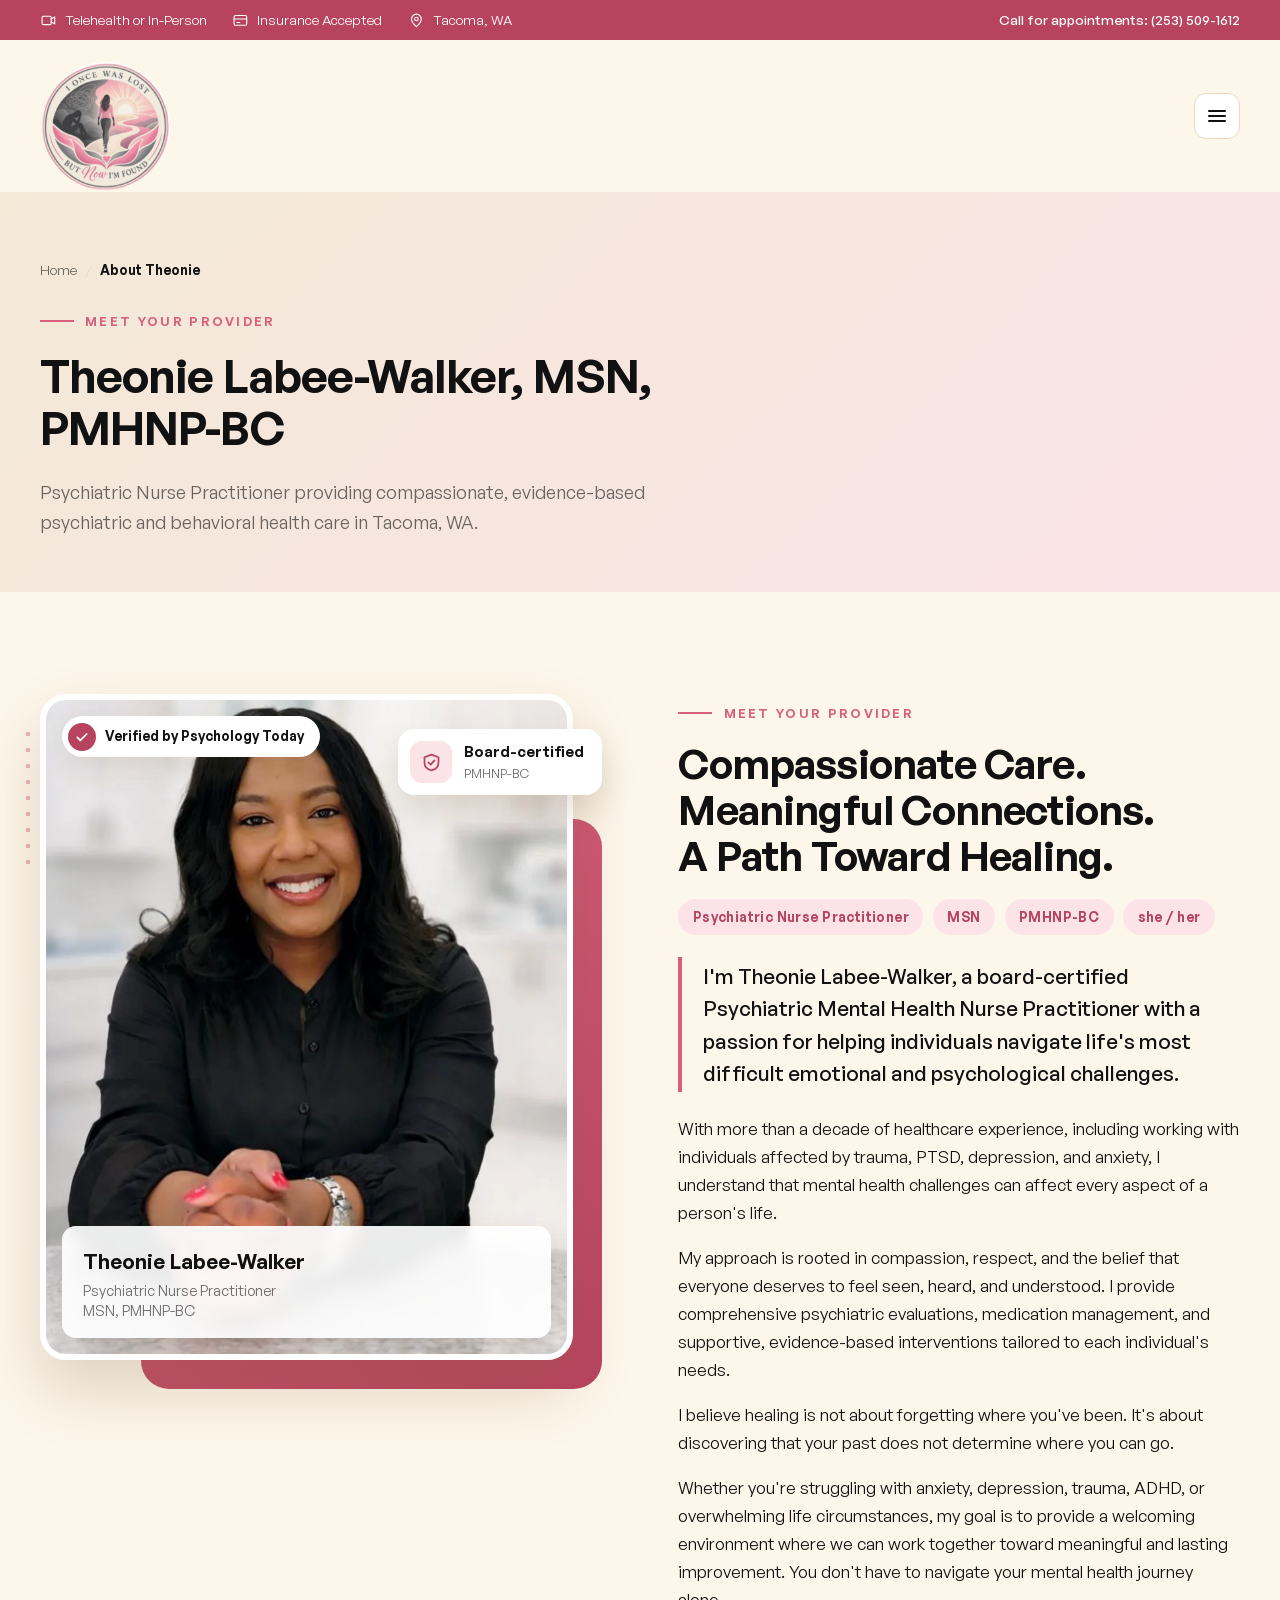
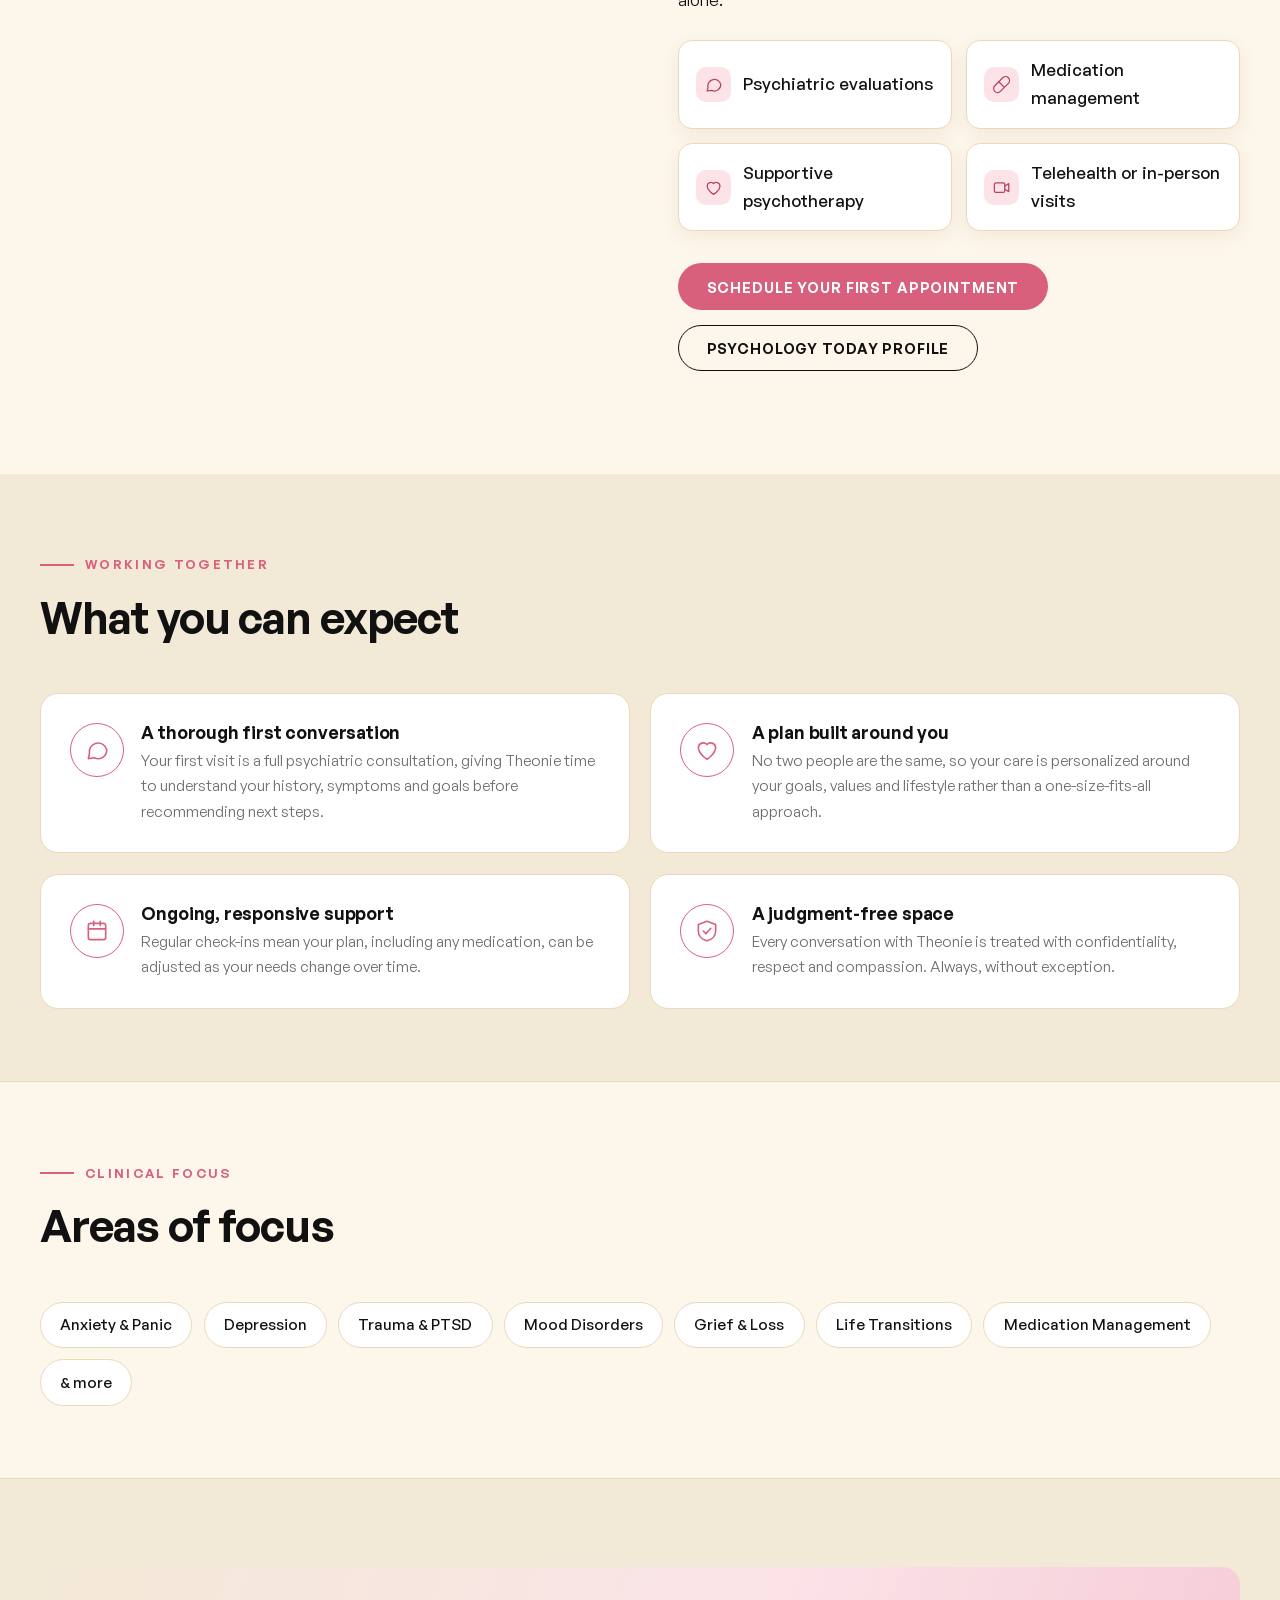
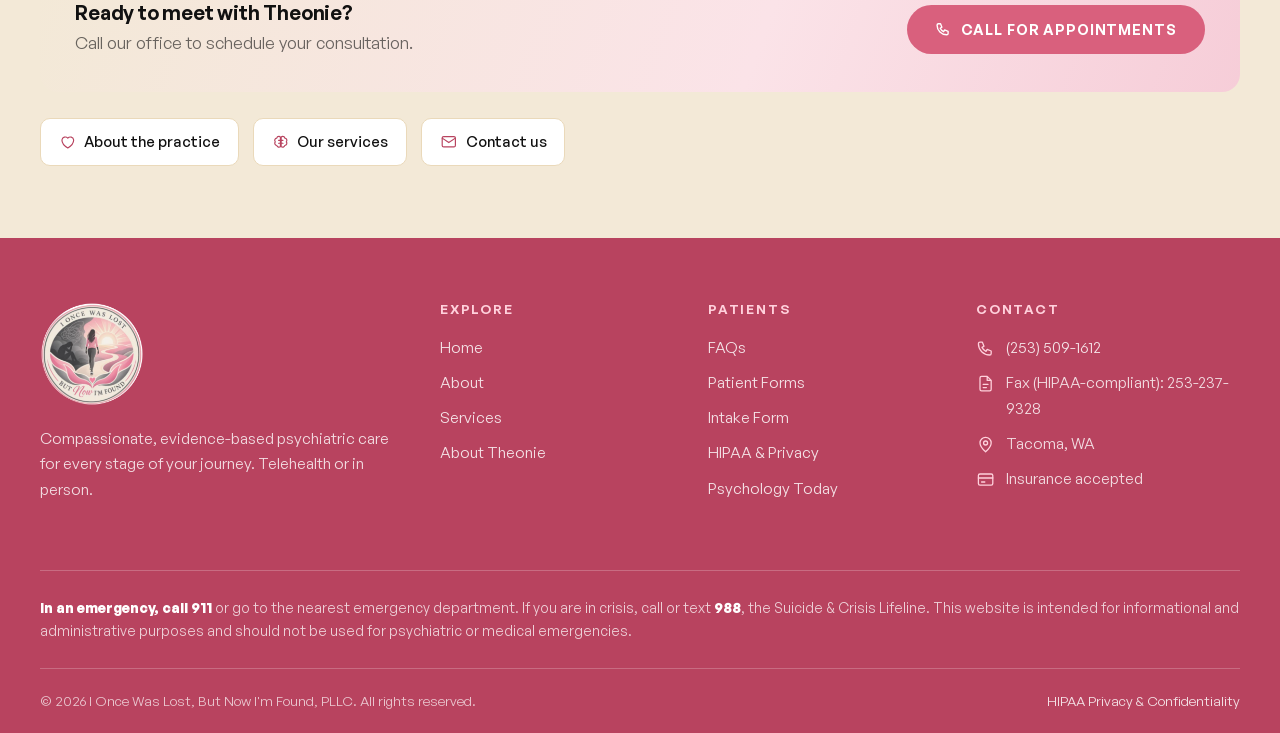
<file: provider.html>
<!DOCTYPE html>
<html lang="en">
<head>
<meta charset="utf-8">
<meta name="viewport" content="width=device-width, initial-scale=1">
<title>Theonie Labee-Walker, PMHNP-BC | I Once Was Lost, But Now I'm Found, PLLC</title>
<meta name="description" content="Meet Theonie Labee-Walker, MSN, PMHNP-BC, a psychiatric nurse practitioner providing compassionate psychiatric care in Tacoma, WA.">
<meta name="theme-color" content="#ffffff">
<link rel="icon" type="image/svg+xml" href="assets/logo-mark.svg">
<link rel="preload" href="assets/fonts/GeneralSans-400.woff2" as="font" type="font/woff2" crossorigin>
<link rel="preload" href="assets/fonts/GeneralSans-600.woff2" as="font" type="font/woff2" crossorigin>
<link rel="stylesheet" href="assets/styles.css?v=20261016j">
<link rel="canonical" href="https://lostbutfoundpsychiatry.com/provider.html">
<meta name="keywords" content="Theonie Labee-Walker, psychiatric nurse practitioner Tacoma, PMHNP-BC">
<meta property="og:type" content="website">
<meta property="og:site_name" content="I Once Was Lost, But Now I'm Found, PLLC">
<meta property="og:title" content="Theonie Labee-Walker, PMHNP-BC | I Once Was Lost, But Now I'm Found, PLLC">
<meta property="og:description" content="Meet Theonie Labee-Walker, MSN, PMHNP-BC, a psychiatric nurse practitioner providing compassionate psychiatric care in Tacoma, WA.">
<meta property="og:url" content="https://lostbutfoundpsychiatry.com/provider.html">
<meta property="og:image" content="https://lostbutfoundpsychiatry.com/assets/logo-badge.png">
<meta name="twitter:card" content="summary">
</head>
<body>

<!-- Icon sprite -->
<svg width="0" height="0" style="position:absolute" aria-hidden="true">
  <symbol id="i-phone" viewBox="0 0 24 24"><path d="M5 4h3l2 5-2.5 1.5a11 11 0 005 5L14 13l5 2v3a2 2 0 01-2 2A14 14 0 013 6a2 2 0 012-2z"/></symbol>
  <symbol id="i-mail" viewBox="0 0 24 24"><rect x="3" y="5" width="18" height="14" rx="2"/><path d="M3 7l9 6 9-6"/></symbol>
  <symbol id="i-pin" viewBox="0 0 24 24"><path d="M12 21s-7-6.2-7-11a7 7 0 0114 0c0 4.8-7 11-7 11z"/><circle cx="12" cy="10" r="2.5"/></symbol>
  <symbol id="i-clock" viewBox="0 0 24 24"><circle cx="12" cy="12" r="9"/><path d="M12 7v5l3 2"/></symbol>
  <symbol id="i-brain" viewBox="0 0 24 24"><path d="M9.5 4.5A3 3 0 006.5 7a3 3 0 00-2 5 3 3 0 002 5 3 3 0 005 1.5V5.5a2.5 2.5 0 00-2-1zM14.5 4.5A3 3 0 0117.5 7a3 3 0 012 5 3 3 0 01-2 5 3 3 0 01-5 1.5V5.5a2.5 2.5 0 012-1zM9 10h1.5M13.5 10H15M9 14h1.5M13.5 14H15"/></symbol>
  <symbol id="i-heart" viewBox="0 0 24 24"><path d="M12 20.5s-8-4.9-8-11A4.6 4.6 0 0112 7a4.6 4.6 0 018 2.5c0 6.100-8 11-8 11z"/></symbol>
  <symbol id="i-lotus" viewBox="0 0 24 24"><path d="M12 4c2.2 3 2.6 6.500 0 12-2.600-5.500-2.200-9 0-12zM12 16c-4 0-7-2-8-6 3 0 6 1.500 8 4zM12 16c4 0 7-2 8-6-3 0-6 1.500-8 4zM6 19.500c4 1.500 8 1.500 12 0"/></symbol>
  <symbol id="i-shield" viewBox="0 0 24 24"><path d="M12 3l8 3v6c0 4.500-3.200 8-8 9-4.800-1-8-4.500-8-9V6l8-3zM8.500 12l2.500 2.500 4.500-5"/></symbol>
  <symbol id="i-user" viewBox="0 0 24 24"><circle cx="12" cy="8" r="4"/><path d="M4 20c0-4 3.500-6 8-6s8 2 8 6"/></symbol>
  <symbol id="i-check" viewBox="0 0 24 24"><path d="M5 12.500l4.500 4.500L19 7.500"/></symbol>
  <symbol id="i-video" viewBox="0 0 24 24"><rect x="3" y="6" width="13" height="12" rx="2"/><path d="M16 10l5-3v10l-5-3"/></symbol>
  <symbol id="i-pill" viewBox="0 0 24 24"><path d="M10.500 20.500a4.950 4.950 0 01-7-7l10-10a4.950 4.950 0 017 7zM8.500 8.500l7 7"/></symbol>
  <symbol id="i-card" viewBox="0 0 24 24"><rect x="3" y="5" width="18" height="14" rx="2"/><path d="M3 10h18M7 15h4"/></symbol>
  <symbol id="i-chat" viewBox="0 0 24 24"><path d="M21 12a8 8 0 01-11.500 7.200L4 20l1-4.500A8 8 0 1121 12z"/></symbol>
  <symbol id="i-clipboard" viewBox="0 0 24 24"><rect x="5" y="4" width="14" height="17" rx="2"/><path d="M9 4h6v3H9zM9 12h6M9 16h4"/></symbol>
  <symbol id="i-file" viewBox="0 0 24 24"><path d="M14 3H7a2 2 0 00-2 2v14a2 2 0 002 2h10a2 2 0 002-2V8zM14 3v5h5M9 13h6M9 17h4"/></symbol>
  <symbol id="i-alert" viewBox="0 0 24 24"><path d="M12 3l10 18H2zM12 10v4.500M12 17.500v.5"/></symbol>
  <symbol id="i-left" viewBox="0 0 24 24"><path d="M15 5l-7 7 7 7"/></symbol>
  <symbol id="i-right" viewBox="0 0 24 24"><path d="M9 5l7 7-7 7"/></symbol>
  <symbol id="i-menu" viewBox="0 0 24 24"><path d="M4 7h16M4 12h16M4 17h16"/></symbol>
  <symbol id="i-close" viewBox="0 0 24 24"><path d="M6 6l12 12M18 6L6 18"/></symbol>
  <symbol id="i-quote" viewBox="0 0 24 24"><path d="M10 6C6.5 6.6 4 9.4 4 13.2V18h6.2v-6H7c.1-1.900 1.100-3.100 3-3.700zM20 6c-3.500.6-6 3.400-6 7.200V18h6.200v-6H17c.1-1.900 1.100-3.100 3-3.700z"/></symbol>
  <symbol id="i-lock" viewBox="0 0 24 24"><rect x="5" y="11" width="14" height="9" rx="2"/><path d="M8 11V8a4 4 0 018 0v3"/></symbol>
  <symbol id="i-calendar" viewBox="0 0 24 24"><rect x="4" y="5" width="16" height="15" rx="2"/><path d="M4 10h16M9 3v4M15 3v4"/></symbol>
  <symbol id="i-home" viewBox="0 0 24 24"><path d="M4 11l8-7 8 7M6 10v10h12V10M10 20v-5h4v5"/></symbol>
  <symbol id="i-building" viewBox="0 0 24 24"><rect x="5" y="3" width="14" height="18" rx="1.5"/><path d="M9 7h2M13 7h2M9 11h2M13 11h2M9 15h2M13 15h2M11 21v-3h2v3"/></symbol>
  <symbol id="i-plus" viewBox="0 0 24 24"><path d="M12 5v14M5 12h14"/></symbol>
</svg>

<a class="skip-link" href="#main">Skip to content</a>

<!-- Top bar -->
<div class="topbar">
  <div class="container">
    <ul>
      <li><svg class="icon"><use href="#i-video"/></svg>Telehealth or In-Person</li>
      <li class="hide-sm"><svg class="icon"><use href="#i-card"/></svg>Insurance Accepted</li>
      <li class="hide-sm"><svg class="icon"><use href="#i-pin"/></svg>Tacoma, WA</li>
    </ul>
    <a href="tel:+12535091612"><span class="hide-sm">Call for appointments: </span>(253) 509-1612</a>
  </div>
</div>

<!-- Header -->
<header class="site-header">
  <div class="container header-row">
    <a class="brand" href="index.html" aria-label="I Once Was Lost, But Now I'm Found, PLLC — home">
      <img src="assets/logo-badge.png" alt="I Once Was Lost, But Now I'm Found, PLLC — Psychiatry, Tacoma, WA" width="112" height="112">
    </a>
    <button class="menu-btn" aria-expanded="false" aria-controls="site-nav" aria-label="Menu">
      <svg class="icon i-open"><use href="#i-menu"/></svg>
      <svg class="icon i-close"><use href="#i-close"/></svg>
    </button>
    <nav class="nav" id="site-nav" aria-label="Main">
      <div class="nav-top"><span>Menu</span><button class="nav-close" type="button" aria-label="Close menu"><svg class="icon"><use href="#i-close"/></svg></button></div>
      <ul class="nav-links">
        <li><a href="index.html"><span class="nl-ic"><svg class="icon"><use href="#i-home"/></svg></span><span class="nl-tx"><strong>Home</strong><small>Welcome to our practice</small></span></a></li>
        <li><a href="about.html"><span class="nl-ic"><svg class="icon"><use href="#i-heart"/></svg></span><span class="nl-tx"><strong>About</strong><small>Our mission &amp; approach</small></span></a></li>
        <li><a href="services.html"><span class="nl-ic"><svg class="icon"><use href="#i-brain"/></svg></span><span class="nl-tx"><strong>Services</strong><small>Evaluations, medication &amp; therapy</small></span></a></li>
        <li><a href="provider.html" class="is-active"><span class="nl-ic"><svg class="icon"><use href="#i-user"/></svg></span><span class="nl-tx"><strong>About Theonie</strong><small>Meet your provider</small></span></a></li>
        <li><a href="faqs.html"><span class="nl-ic"><svg class="icon"><use href="#i-chat"/></svg></span><span class="nl-tx"><strong>FAQs</strong><small>Answers to common questions</small></span></a></li>
        <li><a href="forms.html"><span class="nl-ic"><svg class="icon"><use href="#i-file"/></svg></span><span class="nl-tx"><strong>Forms</strong><small>New patient intake packet</small></span></a></li>
        <li><a href="intake-form.html"><span class="nl-ic"><svg class="icon"><use href="#i-clipboard"/></svg></span><span class="nl-tx"><strong>Intake Form</strong><small>Fill out online</small></span></a></li>
        <li><a href="contact.html"><span class="nl-ic"><svg class="icon"><use href="#i-mail"/></svg></span><span class="nl-tx"><strong>Contact</strong><small>Call, email or visit</small></span></a></li>
      </ul>
      <div class="nav-side">
        <span class="ns-eyebrow">Get in touch</span>
        <h3>Ready to begin again?</h3>
        <ul class="ns-list">
          <li><svg class="icon"><use href="#i-phone"/></svg><a href="tel:+12535091612">(253) 509-1612</a></li>
          <li><svg class="icon"><use href="#i-mail"/></svg><a href="mailto:theonielabee@gmail.com">theonielabee@gmail.com</a></li>
          <li><svg class="icon"><use href="#i-pin"/></svg><span>Lakewood, WA 98499</span></li>
        </ul>
        <a class="btn btn--white" href="tel:+12535091612"><svg class="icon"><use href="#i-phone"/></svg>Call for appointments</a>
      </div>
    </nav>
  </div>
</header>

<main id="main"><div class="page-banner">
  <div class="container">
    <nav class="breadcrumb" aria-label="Breadcrumb"><a href="index.html">Home</a><span>/</span><strong aria-current="page">About Theonie</strong></nav>
    <span class="eyebrow">Meet Your Provider</span>
    <h1>Theonie Labee-Walker, MSN, PMHNP-BC</h1>
    <p class="lead">Psychiatric Nurse Practitioner providing compassionate, evidence-based psychiatric and behavioral health care in Tacoma, WA.</p>
  </div>
</div>

<section class="section" id="provider">
  <div class="container provider provider--half">
    <div class="portrait-frame">
    <div class="portrait">
      <picture>
        <source type="image/webp" srcset="assets/img/hero-primary-800.webp 800w, assets/img/hero-primary-1400.webp 1400w" sizes="(max-width: 860px) 100vw, 480px">
        <img src="assets/img/hero-primary-800.jpg" srcset="assets/img/hero-primary-800.jpg 800w, assets/img/hero-primary-1400.jpg 1400w" sizes="(max-width: 860px) 100vw, 480px" alt="Theonie Labee-Walker, MSN, PMHNP-BC" width="800" height="1181" loading="lazy" decoding="async">
      </picture>
      <div class="portrait-badge"><span class="dot"><svg class="icon"><use href="#i-check"/></svg></span>Verified by Psychology Today</div>
      <div class="portrait-card"><strong>Theonie Labee-Walker</strong><span>Psychiatric Nurse Practitioner<br>MSN, PMHNP-BC</span></div>
    </div>
      <div class="frame-note"><span class="fc-ic"><svg class="icon"><use href="#i-shield"/></svg></span><div><strong>Board-certified</strong><small>PMHNP-BC</small></div></div>
    </div>
    <div class="provider-copy">
      <span class="eyebrow">Meet your provider</span>
      <h2>Compassionate Care. Meaningful Connections.<br>A Path Toward Healing.</h2>
      <ul class="creds">
        <li>Psychiatric Nurse Practitioner</li>
        <li>MSN</li>
        <li>PMHNP-BC</li>
        <li>she / her</li>
      </ul>
      <p class="lead-p">I'm Theonie Labee-Walker, a board-certified Psychiatric Mental Health Nurse Practitioner with a passion for helping individuals navigate life's most difficult emotional and psychological challenges.</p>
      <p>With more than a decade of healthcare experience, including working with individuals affected by trauma, PTSD, depression, and anxiety, I understand that mental health challenges can affect every aspect of a person's life.</p>
      <p>My approach is rooted in compassion, respect, and the belief that everyone deserves to feel seen, heard, and understood. I provide comprehensive psychiatric evaluations, medication management, and supportive, evidence-based interventions tailored to each individual's needs.</p>
      <p>I believe healing is not about forgetting where you've been. It's about discovering that your past does not determine where you can go.</p>
      <p>Whether you're struggling with anxiety, depression, trauma, ADHD, or overwhelming life circumstances, my goal is to provide a welcoming environment where we can work together toward meaningful and lasting improvement. You don't have to navigate your mental health journey alone.</p>
      <ul class="highlights">
        <li><svg class="icon"><use href="#i-chat"/></svg><span>Psychiatric evaluations</span></li>
        <li><svg class="icon"><use href="#i-pill"/></svg><span>Medication management</span></li>
        <li><svg class="icon"><use href="#i-heart"/></svg><span>Supportive psychotherapy</span></li>
        <li><svg class="icon"><use href="#i-video"/></svg><span>Telehealth or in-person visits</span></li>
      </ul>
      <div class="hero-actions">
        <a class="btn" href="contact.html">Schedule Your First Appointment</a>
        <a class="btn btn--outline" href="https://www.psychologytoday.com/us/psychiatrists/i-once-was-lost-but-now-i-m-found-pllc-tacoma-wa/1693628" target="_blank" rel="noopener">Psychology Today profile</a>
      </div>
    </div>
  </div>
</section>

<section class="subsection subsection--sand">
  <div class="container">
    <div class="section-head">
      <span class="eyebrow">Working Together</span>
      <h2>What you can expect</h2>
    </div>
    <div class="value-grid">
      <div class="value-card">
        <span class="ring"><svg class="icon"><use href="#i-chat"/></svg></span>
        <div><h3>A thorough first conversation</h3><p>Your first visit is a full psychiatric consultation, giving Theonie time to understand your history, symptoms and goals before recommending next steps.</p></div>
      </div>
      <div class="value-card">
        <span class="ring"><svg class="icon"><use href="#i-heart"/></svg></span>
        <div><h3>A plan built around you</h3><p>No two people are the same, so your care is personalized around your goals, values and lifestyle rather than a one-size-fits-all approach.</p></div>
      </div>
      <div class="value-card">
        <span class="ring"><svg class="icon"><use href="#i-calendar"/></svg></span>
        <div><h3>Ongoing, responsive support</h3><p>Regular check-ins mean your plan, including any medication, can be adjusted as your needs change over time.</p></div>
      </div>
      <div class="value-card">
        <span class="ring"><svg class="icon"><use href="#i-shield"/></svg></span>
        <div><h3>A judgment-free space</h3><p>Every conversation with Theonie is treated with confidentiality, respect and compassion. Always, without exception.</p></div>
      </div>
    </div>
  </div>
</section>

<section class="subsection">
  <div class="container">
    <div class="section-head">
      <span class="eyebrow">Clinical Focus</span>
      <h2>Areas of focus</h2>
    </div>
    <ul class="tag-cloud">
      <li>Anxiety &amp; Panic</li><li>Depression</li><li>Trauma &amp; PTSD</li><li>Mood Disorders</li>
      <li>Grief &amp; Loss</li><li>Life Transitions</li><li>Medication Management</li><li>& more</li>
    </ul>
  </div>
</section>

<section class="subsection subsection--sand">
  <div class="container">
    <div class="page-cta">
      <div><h3>Ready to meet with Theonie?</h3><p>Call our office to schedule your consultation.</p></div>
      <a class="btn" href="tel:+12535091612"><svg class="icon"><use href="#i-phone"/></svg>Call for appointments</a>
    </div>
    <div class="related-links">
      <a href="about.html"><svg class="icon"><use href="#i-heart"/></svg>About the practice</a>
      <a href="services.html"><svg class="icon"><use href="#i-brain"/></svg>Our services</a>
      <a href="contact.html"><svg class="icon"><use href="#i-mail"/></svg>Contact us</a>
    </div>
  </div>
</section>


</main>

<!-- Footer -->
<footer class="site-footer" id="contact">
  <div class="container footer-main">
    <div class="footer-brand">
      <img src="assets/logo-badge.png" alt="I Once Was Lost, But Now I'm Found, PLLC" width="104" height="104">
      <p>Compassionate, evidence-based psychiatric care for every stage of your journey. Telehealth or in person.</p>
    </div>
    <div>
      <h3>Explore</h3>
      <ul>
        <li><a href="index.html">Home</a></li>
        <li><a href="about.html">About</a></li>
        <li><a href="services.html">Services</a></li>
        <li><a href="provider.html">About Theonie</a></li>
      </ul>
    </div>
    <div>
      <h3>Patients</h3>
      <ul>
        <li><a href="faqs.html">FAQs</a></li>
        <li><a href="forms.html">Patient Forms</a></li>
        <li><a href="intake-form.html">Intake Form</a></li>
        <li><a href="index.html#hipaa">HIPAA &amp; Privacy</a></li>
        <li><a href="https://www.psychologytoday.com/us/psychiatrists/i-once-was-lost-but-now-i-m-found-pllc-tacoma-wa/1693628" target="_blank" rel="noopener">Psychology Today</a></li>
      </ul>
    </div>
    <div>
      <h3>Contact</h3>
      <ul class="footer-contact">
        <li><svg class="icon"><use href="#i-phone"/></svg><a href="tel:+12535091612">(253) 509-1612</a></li>
        <li><svg class="icon"><use href="#i-file"/></svg><span>Fax (HIPAA-compliant): 253-237-9328</span></li>
        <li><svg class="icon"><use href="#i-pin"/></svg><span>Tacoma, WA</span></li>
        <li><svg class="icon"><use href="#i-card"/></svg><span>Insurance accepted</span></li>
      </ul>
    </div>
  </div>
  <div class="container footer-emergency">
    <strong>In an emergency, call 911</strong> or go to the nearest emergency department. If you are in crisis, call or text <strong>988</strong>, the Suicide &amp; Crisis Lifeline. This website is intended for informational and administrative purposes and should not be used for psychiatric or medical emergencies.
  </div>
  <div class="container footer-bottom">
    <span>&copy; <span id="year">2026</span> I Once Was Lost, But Now I'm Found, PLLC. All rights reserved.</span>
    <a href="index.html#hipaa">HIPAA Privacy &amp; Confidentiality</a>
  </div>
</footer>

<div class="call-bar"><a class="btn" href="tel:+12535091612"><svg class="icon"><use href="#i-phone"/></svg>Call for appointments</a></div>

<script src="assets/site.js?v=20261016j"></script>
</body>
</html>
</file>
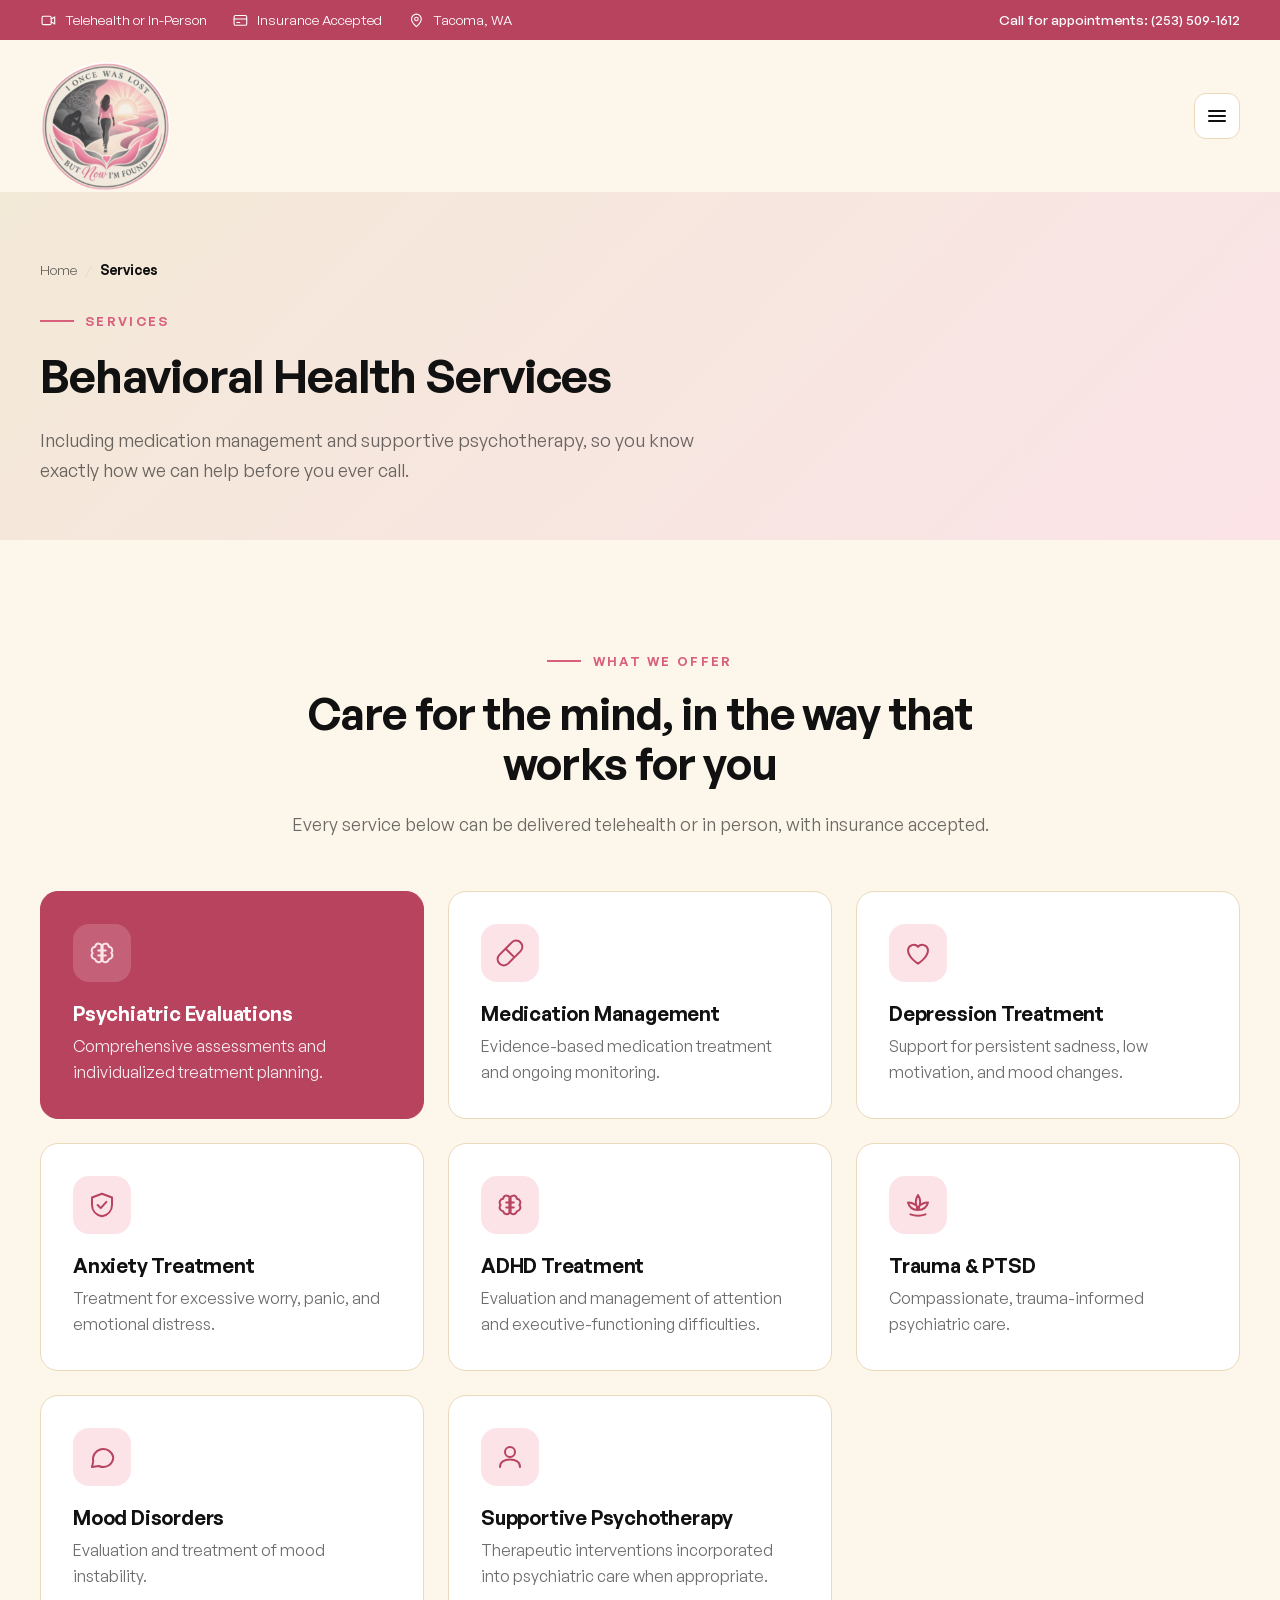
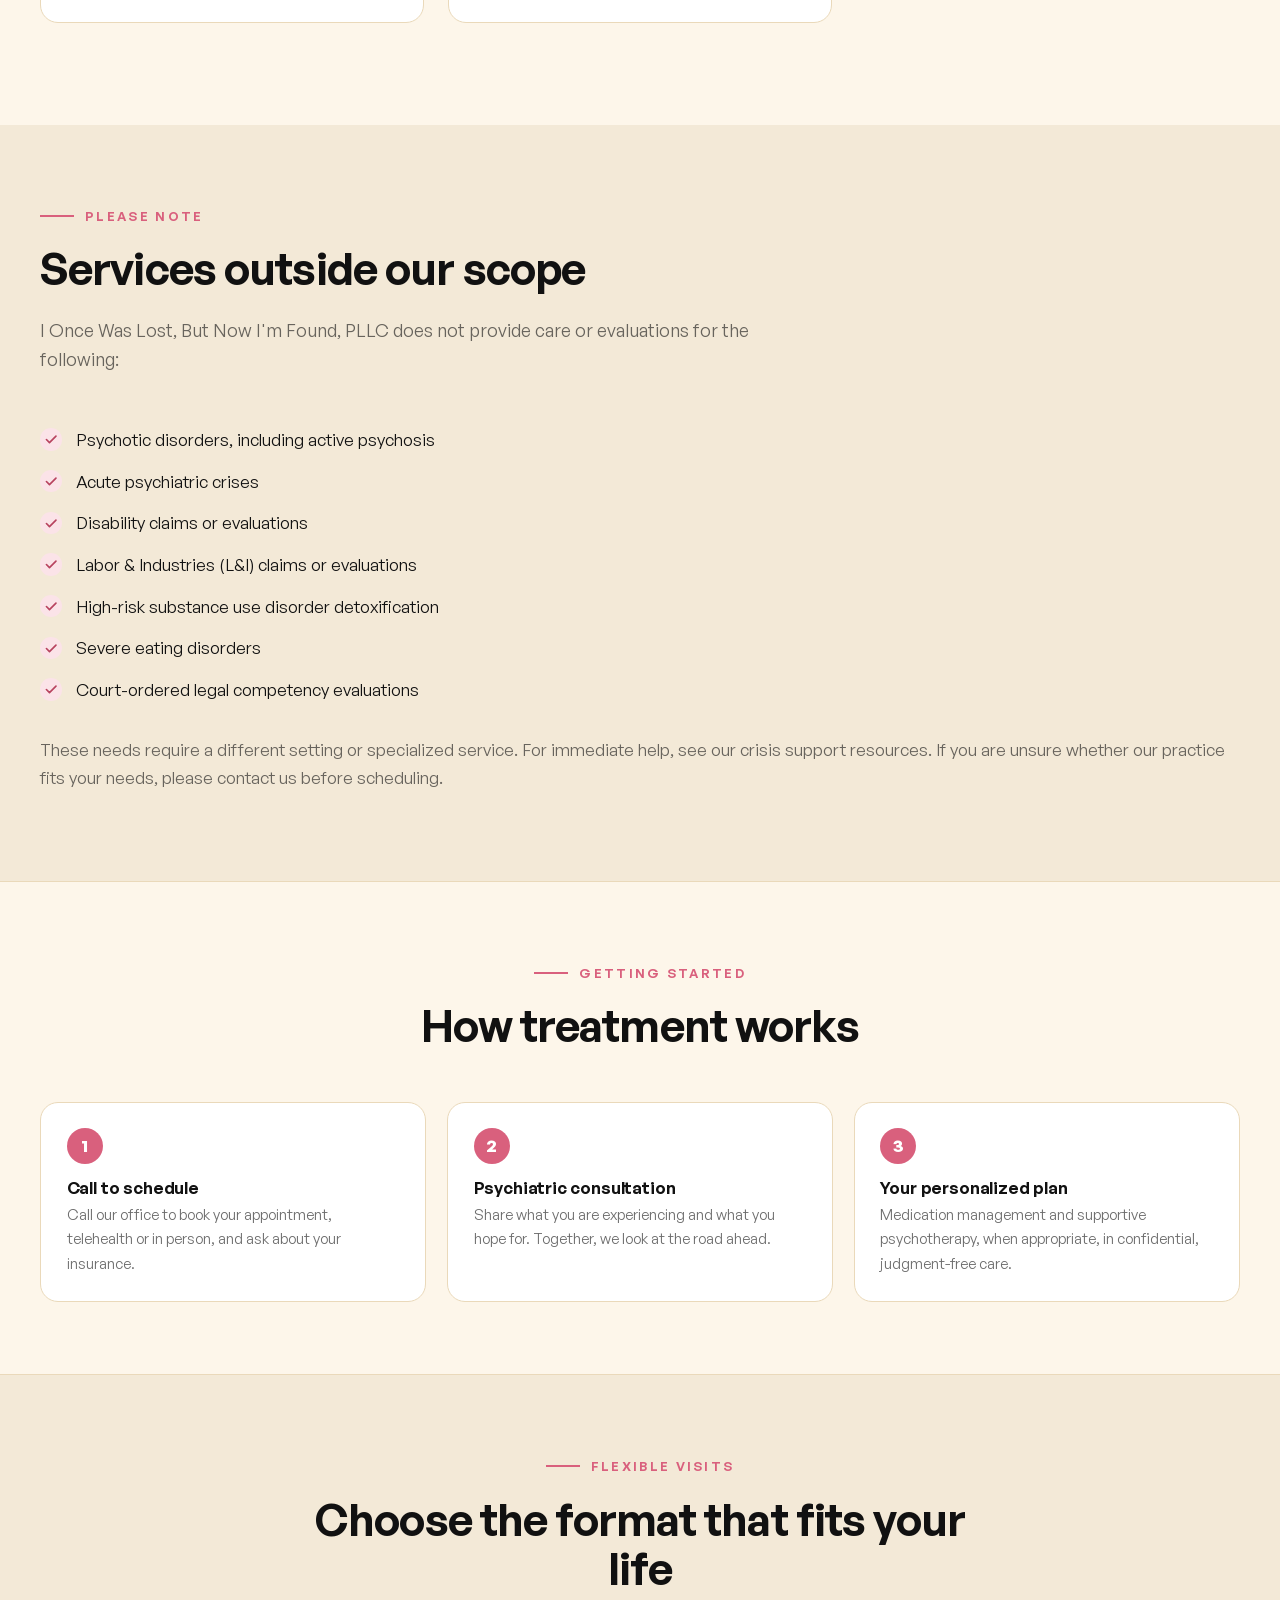
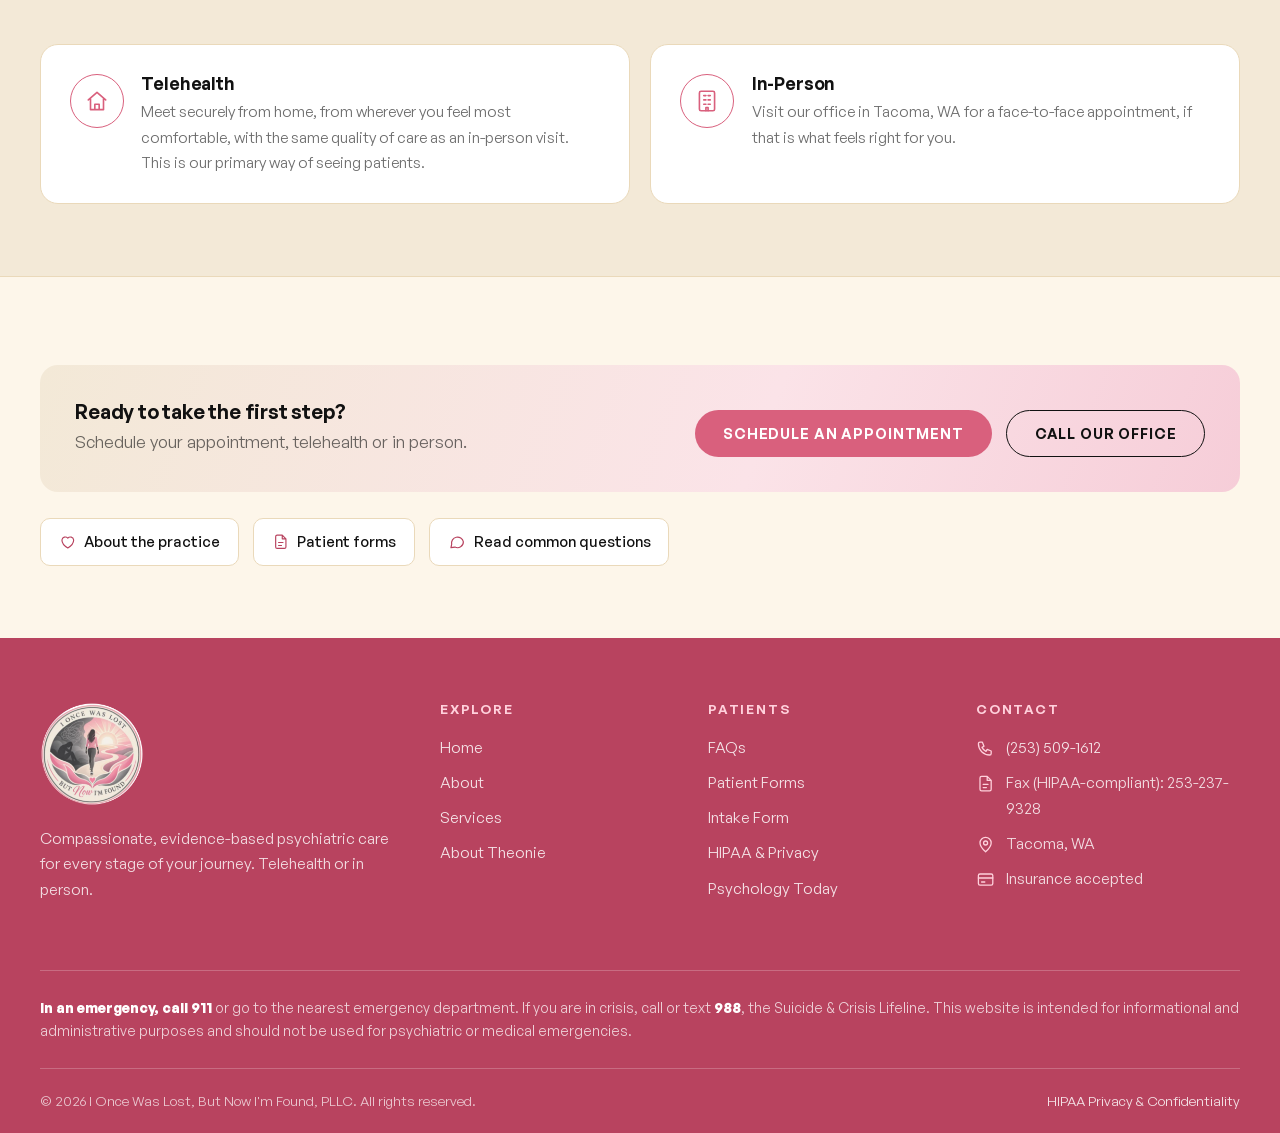
<file: services.html>
<!DOCTYPE html>
<html lang="en">
<head>
<meta charset="utf-8">
<meta name="viewport" content="width=device-width, initial-scale=1">
<title>Psychiatry & Behavioral Health Services | I Once Was Lost, But Now I'm Found, PLLC</title>
<meta name="description" content="Psychiatric consultation, medication management, and behavioral health services in Tacoma, WA. Telehealth or in-person visits, insurance accepted.">
<meta name="theme-color" content="#ffffff">
<link rel="icon" type="image/svg+xml" href="assets/logo-mark.svg">
<link rel="preload" href="assets/fonts/GeneralSans-400.woff2" as="font" type="font/woff2" crossorigin>
<link rel="preload" href="assets/fonts/GeneralSans-600.woff2" as="font" type="font/woff2" crossorigin>
<link rel="stylesheet" href="assets/styles.css?v=20261016j">
<link rel="canonical" href="https://lostbutfoundpsychiatry.com/services.html">
<meta name="keywords" content="psychiatry services Tacoma, medication management, psychiatric consultation, behavioral health">
<meta property="og:type" content="website">
<meta property="og:site_name" content="I Once Was Lost, But Now I'm Found, PLLC">
<meta property="og:title" content="Psychiatry & Behavioral Health Services | I Once Was Lost, But Now I'm Found, PLLC">
<meta property="og:description" content="Psychiatric consultation, medication management, and behavioral health services in Tacoma, WA. Telehealth or in-person visits, insurance accepted.">
<meta property="og:url" content="https://lostbutfoundpsychiatry.com/services.html">
<meta property="og:image" content="https://lostbutfoundpsychiatry.com/assets/logo-badge.png">
<meta name="twitter:card" content="summary">
</head>
<body>

<!-- Icon sprite -->
<svg width="0" height="0" style="position:absolute" aria-hidden="true">
  <symbol id="i-phone" viewBox="0 0 24 24"><path d="M5 4h3l2 5-2.5 1.5a11 11 0 005 5L14 13l5 2v3a2 2 0 01-2 2A14 14 0 013 6a2 2 0 012-2z"/></symbol>
  <symbol id="i-mail" viewBox="0 0 24 24"><rect x="3" y="5" width="18" height="14" rx="2"/><path d="M3 7l9 6 9-6"/></symbol>
  <symbol id="i-pin" viewBox="0 0 24 24"><path d="M12 21s-7-6.2-7-11a7 7 0 0114 0c0 4.8-7 11-7 11z"/><circle cx="12" cy="10" r="2.5"/></symbol>
  <symbol id="i-clock" viewBox="0 0 24 24"><circle cx="12" cy="12" r="9"/><path d="M12 7v5l3 2"/></symbol>
  <symbol id="i-brain" viewBox="0 0 24 24"><path d="M9.5 4.5A3 3 0 006.5 7a3 3 0 00-2 5 3 3 0 002 5 3 3 0 005 1.5V5.5a2.5 2.5 0 00-2-1zM14.5 4.5A3 3 0 0117.5 7a3 3 0 012 5 3 3 0 01-2 5 3 3 0 01-5 1.5V5.5a2.5 2.5 0 012-1zM9 10h1.5M13.5 10H15M9 14h1.5M13.5 14H15"/></symbol>
  <symbol id="i-heart" viewBox="0 0 24 24"><path d="M12 20.5s-8-4.9-8-11A4.6 4.6 0 0112 7a4.6 4.6 0 018 2.5c0 6.100-8 11-8 11z"/></symbol>
  <symbol id="i-lotus" viewBox="0 0 24 24"><path d="M12 4c2.2 3 2.6 6.500 0 12-2.600-5.500-2.200-9 0-12zM12 16c-4 0-7-2-8-6 3 0 6 1.500 8 4zM12 16c4 0 7-2 8-6-3 0-6 1.500-8 4zM6 19.500c4 1.500 8 1.500 12 0"/></symbol>
  <symbol id="i-shield" viewBox="0 0 24 24"><path d="M12 3l8 3v6c0 4.500-3.200 8-8 9-4.800-1-8-4.500-8-9V6l8-3zM8.500 12l2.500 2.500 4.500-5"/></symbol>
  <symbol id="i-user" viewBox="0 0 24 24"><circle cx="12" cy="8" r="4"/><path d="M4 20c0-4 3.500-6 8-6s8 2 8 6"/></symbol>
  <symbol id="i-check" viewBox="0 0 24 24"><path d="M5 12.500l4.500 4.500L19 7.500"/></symbol>
  <symbol id="i-video" viewBox="0 0 24 24"><rect x="3" y="6" width="13" height="12" rx="2"/><path d="M16 10l5-3v10l-5-3"/></symbol>
  <symbol id="i-pill" viewBox="0 0 24 24"><path d="M10.500 20.500a4.950 4.950 0 01-7-7l10-10a4.950 4.950 0 017 7zM8.500 8.500l7 7"/></symbol>
  <symbol id="i-card" viewBox="0 0 24 24"><rect x="3" y="5" width="18" height="14" rx="2"/><path d="M3 10h18M7 15h4"/></symbol>
  <symbol id="i-chat" viewBox="0 0 24 24"><path d="M21 12a8 8 0 01-11.500 7.200L4 20l1-4.500A8 8 0 1121 12z"/></symbol>
  <symbol id="i-clipboard" viewBox="0 0 24 24"><rect x="5" y="4" width="14" height="17" rx="2"/><path d="M9 4h6v3H9zM9 12h6M9 16h4"/></symbol>
  <symbol id="i-file" viewBox="0 0 24 24"><path d="M14 3H7a2 2 0 00-2 2v14a2 2 0 002 2h10a2 2 0 002-2V8zM14 3v5h5M9 13h6M9 17h4"/></symbol>
  <symbol id="i-alert" viewBox="0 0 24 24"><path d="M12 3l10 18H2zM12 10v4.500M12 17.500v.5"/></symbol>
  <symbol id="i-left" viewBox="0 0 24 24"><path d="M15 5l-7 7 7 7"/></symbol>
  <symbol id="i-right" viewBox="0 0 24 24"><path d="M9 5l7 7-7 7"/></symbol>
  <symbol id="i-menu" viewBox="0 0 24 24"><path d="M4 7h16M4 12h16M4 17h16"/></symbol>
  <symbol id="i-close" viewBox="0 0 24 24"><path d="M6 6l12 12M18 6L6 18"/></symbol>
  <symbol id="i-quote" viewBox="0 0 24 24"><path d="M10 6C6.5 6.6 4 9.4 4 13.2V18h6.2v-6H7c.1-1.900 1.100-3.100 3-3.700zM20 6c-3.500.6-6 3.400-6 7.200V18h6.200v-6H17c.1-1.900 1.100-3.100 3-3.700z"/></symbol>
  <symbol id="i-lock" viewBox="0 0 24 24"><rect x="5" y="11" width="14" height="9" rx="2"/><path d="M8 11V8a4 4 0 018 0v3"/></symbol>
  <symbol id="i-calendar" viewBox="0 0 24 24"><rect x="4" y="5" width="16" height="15" rx="2"/><path d="M4 10h16M9 3v4M15 3v4"/></symbol>
  <symbol id="i-home" viewBox="0 0 24 24"><path d="M4 11l8-7 8 7M6 10v10h12V10M10 20v-5h4v5"/></symbol>
  <symbol id="i-building" viewBox="0 0 24 24"><rect x="5" y="3" width="14" height="18" rx="1.5"/><path d="M9 7h2M13 7h2M9 11h2M13 11h2M9 15h2M13 15h2M11 21v-3h2v3"/></symbol>
  <symbol id="i-plus" viewBox="0 0 24 24"><path d="M12 5v14M5 12h14"/></symbol>
</svg>

<a class="skip-link" href="#main">Skip to content</a>

<!-- Top bar -->
<div class="topbar">
  <div class="container">
    <ul>
      <li><svg class="icon"><use href="#i-video"/></svg>Telehealth or In-Person</li>
      <li class="hide-sm"><svg class="icon"><use href="#i-card"/></svg>Insurance Accepted</li>
      <li class="hide-sm"><svg class="icon"><use href="#i-pin"/></svg>Tacoma, WA</li>
    </ul>
    <a href="tel:+12535091612"><span class="hide-sm">Call for appointments: </span>(253) 509-1612</a>
  </div>
</div>

<!-- Header -->
<header class="site-header">
  <div class="container header-row">
    <a class="brand" href="index.html" aria-label="I Once Was Lost, But Now I'm Found, PLLC — home">
      <img src="assets/logo-badge.png" alt="I Once Was Lost, But Now I'm Found, PLLC — Psychiatry, Tacoma, WA" width="112" height="112">
    </a>
    <button class="menu-btn" aria-expanded="false" aria-controls="site-nav" aria-label="Menu">
      <svg class="icon i-open"><use href="#i-menu"/></svg>
      <svg class="icon i-close"><use href="#i-close"/></svg>
    </button>
    <nav class="nav" id="site-nav" aria-label="Main">
      <div class="nav-top"><span>Menu</span><button class="nav-close" type="button" aria-label="Close menu"><svg class="icon"><use href="#i-close"/></svg></button></div>
      <ul class="nav-links">
        <li><a href="index.html"><span class="nl-ic"><svg class="icon"><use href="#i-home"/></svg></span><span class="nl-tx"><strong>Home</strong><small>Welcome to our practice</small></span></a></li>
        <li><a href="about.html"><span class="nl-ic"><svg class="icon"><use href="#i-heart"/></svg></span><span class="nl-tx"><strong>About</strong><small>Our mission &amp; approach</small></span></a></li>
        <li><a href="services.html" class="is-active"><span class="nl-ic"><svg class="icon"><use href="#i-brain"/></svg></span><span class="nl-tx"><strong>Services</strong><small>Evaluations, medication &amp; therapy</small></span></a></li>
        <li><a href="provider.html"><span class="nl-ic"><svg class="icon"><use href="#i-user"/></svg></span><span class="nl-tx"><strong>About Theonie</strong><small>Meet your provider</small></span></a></li>
        <li><a href="faqs.html"><span class="nl-ic"><svg class="icon"><use href="#i-chat"/></svg></span><span class="nl-tx"><strong>FAQs</strong><small>Answers to common questions</small></span></a></li>
        <li><a href="forms.html"><span class="nl-ic"><svg class="icon"><use href="#i-file"/></svg></span><span class="nl-tx"><strong>Forms</strong><small>New patient intake packet</small></span></a></li>
        <li><a href="intake-form.html"><span class="nl-ic"><svg class="icon"><use href="#i-clipboard"/></svg></span><span class="nl-tx"><strong>Intake Form</strong><small>Fill out online</small></span></a></li>
        <li><a href="contact.html"><span class="nl-ic"><svg class="icon"><use href="#i-mail"/></svg></span><span class="nl-tx"><strong>Contact</strong><small>Call, email or visit</small></span></a></li>
      </ul>
      <div class="nav-side">
        <span class="ns-eyebrow">Get in touch</span>
        <h3>Ready to begin again?</h3>
        <ul class="ns-list">
          <li><svg class="icon"><use href="#i-phone"/></svg><a href="tel:+12535091612">(253) 509-1612</a></li>
          <li><svg class="icon"><use href="#i-mail"/></svg><a href="mailto:theonielabee@gmail.com">theonielabee@gmail.com</a></li>
          <li><svg class="icon"><use href="#i-pin"/></svg><span>Lakewood, WA 98499</span></li>
        </ul>
        <a class="btn btn--white" href="tel:+12535091612"><svg class="icon"><use href="#i-phone"/></svg>Call for appointments</a>
      </div>
    </nav>
  </div>
</header>

<main id="main"><div class="page-banner">
  <div class="container">
    <nav class="breadcrumb" aria-label="Breadcrumb"><a href="index.html">Home</a><span>/</span><strong aria-current="page">Services</strong></nav>
    <span class="eyebrow">Services</span>
    <h1>Behavioral Health Services</h1>
    <p class="lead">Including medication management and supportive psychotherapy, so you know exactly how we can help before you ever call.</p>
  </div>
</div>

<section class="section">
  <div class="container">
    <div class="section-head center">
      <span class="eyebrow">What We Offer</span>
      <h2>Care for the mind, in the way that works for you</h2>
      <p>Every service below can be delivered telehealth or in person, with insurance accepted.</p>
    </div>
    <div class="cards">
      <article class="card card--feature">
        <div class="ic"><svg class="icon"><use href="#i-brain"/></svg></div>
        <h3>Psychiatric Evaluations</h3>
        <p>Comprehensive assessments and individualized treatment planning.</p>
      </article>
      <article class="card">
        <div class="ic"><svg class="icon"><use href="#i-pill"/></svg></div>
        <h3>Medication Management</h3>
        <p>Evidence-based medication treatment and ongoing monitoring.</p>
      </article>
      <article class="card">
        <div class="ic"><svg class="icon"><use href="#i-heart"/></svg></div>
        <h3>Depression Treatment</h3>
        <p>Support for persistent sadness, low motivation, and mood changes.</p>
      </article>
      <article class="card">
        <div class="ic"><svg class="icon"><use href="#i-shield"/></svg></div>
        <h3>Anxiety Treatment</h3>
        <p>Treatment for excessive worry, panic, and emotional distress.</p>
      </article>
      <article class="card">
        <div class="ic"><svg class="icon"><use href="#i-brain"/></svg></div>
        <h3>ADHD Treatment</h3>
        <p>Evaluation and management of attention and executive-functioning difficulties.</p>
      </article>
      <article class="card">
        <div class="ic"><svg class="icon"><use href="#i-lotus"/></svg></div>
        <h3>Trauma &amp; PTSD</h3>
        <p>Compassionate, trauma-informed psychiatric care.</p>
      </article>
      <article class="card">
        <div class="ic"><svg class="icon"><use href="#i-chat"/></svg></div>
        <h3>Mood Disorders</h3>
        <p>Evaluation and treatment of mood instability.</p>
      </article>
      <article class="card">
        <div class="ic"><svg class="icon"><use href="#i-user"/></svg></div>
        <h3>Supportive Psychotherapy</h3>
        <p>Therapeutic interventions incorporated into psychiatric care when appropriate.</p>
      </article>
    </div>
  </div>
</section>

<section class="subsection subsection--sand">
  <div class="container">
    <div class="section-head">
      <span class="eyebrow">Please Note</span>
      <h2>Services outside our scope</h2>
      <p>I Once Was Lost, But Now I'm Found, PLLC does not provide care or evaluations for the following:</p>
    </div>
    <ul class="checks">
      <li><svg class="icon"><use href="#i-check"/></svg><span>Psychotic disorders, including active psychosis</span></li>
      <li><svg class="icon"><use href="#i-check"/></svg><span>Acute psychiatric crises</span></li>
      <li><svg class="icon"><use href="#i-check"/></svg><span>Disability claims or evaluations</span></li>
      <li><svg class="icon"><use href="#i-check"/></svg><span>Labor &amp; Industries (L&amp;I) claims or evaluations</span></li>
      <li><svg class="icon"><use href="#i-check"/></svg><span>High-risk substance use disorder detoxification</span></li>
      <li><svg class="icon"><use href="#i-check"/></svg><span>Severe eating disorders</span></li>
      <li><svg class="icon"><use href="#i-check"/></svg><span>Court-ordered legal competency evaluations</span></li>
    </ul>
    <p style="margin-top:1.2rem;color:var(--muted)">These needs require a different setting or specialized service. For immediate help, see our crisis support resources. If you are unsure whether our practice fits your needs, please contact us before scheduling.</p>
  </div>
</section>

<section class="subsection">
  <div class="container">
    <div class="section-head center">
      <span class="eyebrow">Getting Started</span>
      <h2>How treatment works</h2>
    </div>
    <ul class="step-compact">
      <li><span class="tagnum">1</span><h3>Call to schedule</h3><p>Call our office to book your appointment, telehealth or in person, and ask about your insurance.</p></li>
      <li><span class="tagnum">2</span><h3>Psychiatric consultation</h3><p>Share what you are experiencing and what you hope for. Together, we look at the road ahead.</p></li>
      <li><span class="tagnum">3</span><h3>Your personalized plan</h3><p>Medication management and supportive psychotherapy, when appropriate, in confidential, judgment-free care.</p></li>
    </ul>
  </div>
</section>

<section class="subsection subsection--sand">
  <div class="container">
    <div class="section-head center">
      <span class="eyebrow">Flexible Visits</span>
      <h2>Choose the format that fits your life</h2>
    </div>
    <div class="value-grid">
      <div class="value-card">
        <span class="ring"><svg class="icon"><use href="#i-home"/></svg></span>
        <div><h3>Telehealth</h3><p>Meet securely from home, from wherever you feel most comfortable, with the same quality of care as an in-person visit. This is our primary way of seeing patients.</p></div>
      </div>
      <div class="value-card">
        <span class="ring"><svg class="icon"><use href="#i-building"/></svg></span>
        <div><h3>In-Person</h3><p>Visit our office in Tacoma, WA for a face-to-face appointment, if that is what feels right for you.</p></div>
      </div>
    </div>
  </div>
</section>

<section class="subsection">
  <div class="container">
    <div class="page-cta">
      <div><h3>Ready to take the first step?</h3><p>Schedule your appointment, telehealth or in person.</p></div>
      <div class="hero-actions">
        <a class="btn" href="contact.html">Schedule an Appointment</a>
        <a class="btn btn--outline" href="tel:+12535091612">Call Our Office</a>
      </div>
    </div>
    <div class="related-links">
      <a href="about.html"><svg class="icon"><use href="#i-heart"/></svg>About the practice</a>
      <a href="forms.html"><svg class="icon"><use href="#i-file"/></svg>Patient forms</a>
      <a href="faqs.html"><svg class="icon"><use href="#i-chat"/></svg>Read common questions</a>
    </div>
  </div>
</section>


</main>

<!-- Footer -->
<footer class="site-footer" id="contact">
  <div class="container footer-main">
    <div class="footer-brand">
      <img src="assets/logo-badge.png" alt="I Once Was Lost, But Now I'm Found, PLLC" width="104" height="104">
      <p>Compassionate, evidence-based psychiatric care for every stage of your journey. Telehealth or in person.</p>
    </div>
    <div>
      <h3>Explore</h3>
      <ul>
        <li><a href="index.html">Home</a></li>
        <li><a href="about.html">About</a></li>
        <li><a href="services.html">Services</a></li>
        <li><a href="provider.html">About Theonie</a></li>
      </ul>
    </div>
    <div>
      <h3>Patients</h3>
      <ul>
        <li><a href="faqs.html">FAQs</a></li>
        <li><a href="forms.html">Patient Forms</a></li>
        <li><a href="intake-form.html">Intake Form</a></li>
        <li><a href="index.html#hipaa">HIPAA &amp; Privacy</a></li>
        <li><a href="https://www.psychologytoday.com/us/psychiatrists/i-once-was-lost-but-now-i-m-found-pllc-tacoma-wa/1693628" target="_blank" rel="noopener">Psychology Today</a></li>
      </ul>
    </div>
    <div>
      <h3>Contact</h3>
      <ul class="footer-contact">
        <li><svg class="icon"><use href="#i-phone"/></svg><a href="tel:+12535091612">(253) 509-1612</a></li>
        <li><svg class="icon"><use href="#i-file"/></svg><span>Fax (HIPAA-compliant): 253-237-9328</span></li>
        <li><svg class="icon"><use href="#i-pin"/></svg><span>Tacoma, WA</span></li>
        <li><svg class="icon"><use href="#i-card"/></svg><span>Insurance accepted</span></li>
      </ul>
    </div>
  </div>
  <div class="container footer-emergency">
    <strong>In an emergency, call 911</strong> or go to the nearest emergency department. If you are in crisis, call or text <strong>988</strong>, the Suicide &amp; Crisis Lifeline. This website is intended for informational and administrative purposes and should not be used for psychiatric or medical emergencies.
  </div>
  <div class="container footer-bottom">
    <span>&copy; <span id="year">2026</span> I Once Was Lost, But Now I'm Found, PLLC. All rights reserved.</span>
    <a href="index.html#hipaa">HIPAA Privacy &amp; Confidentiality</a>
  </div>
</footer>

<div class="call-bar"><a class="btn" href="tel:+12535091612"><svg class="icon"><use href="#i-phone"/></svg>Call for appointments</a></div>

<script src="assets/site.js?v=20261016j"></script>
</body>
</html>
</file>
<file: assets/styles.css>
/* I Once Was Lost, But Now I'm Found, PLLC — homepage styles
   Palette sampled from the client's mockup. Font: General Sans (Fontshare, self-hosted). */

@font-face { font-family: "General Sans"; src: url("fonts/GeneralSans-400.woff2") format("woff2"); font-weight: 400; font-style: normal; font-display: swap; }
@font-face { font-family: "General Sans"; src: url("fonts/GeneralSans-500.woff2") format("woff2"); font-weight: 500; font-style: normal; font-display: swap; }
@font-face { font-family: "General Sans"; src: url("fonts/GeneralSans-500-italic.woff2") format("woff2"); font-weight: 500; font-style: italic; font-display: swap; }
@font-face { font-family: "General Sans"; src: url("fonts/GeneralSans-600.woff2") format("woff2"); font-weight: 600; font-style: normal; font-display: swap; }
@font-face { font-family: "General Sans"; src: url("fonts/GeneralSans-700.woff2") format("woff2"); font-weight: 700; font-style: normal; font-display: swap; }

:root {
  --navy: #111111;
  --navy-deep: #ffffff;
  --navy-mid: #ffffff;
  --rose: #d9607d;
  --rose-dark: #b8435f;
  --rose-soft: #fbe3e8;
  --ink: #111111;
  --muted: rgba(17, 17, 17, .62);
  --line: #ead9ba;
  --paper: #ffffff;
  --sand: #f3e9d7;
  --cream: #fdf6ea;
  --radius: 18px;
  --shadow: 0 10px 30px rgba(120, 90, 50, .14);
  --font: "General Sans", system-ui, -apple-system, "Segoe UI", Roboto, sans-serif;
  --header-h: 152px;
}

*, *::before, *::after { box-sizing: border-box; }
html { scroll-behavior: smooth; scroll-padding-top: calc(var(--header-h) + 8px); -webkit-text-size-adjust: 100%; }
body { margin: 0; font-family: var(--font); font-size: 1.0625rem; line-height: 1.65; color: var(--ink); background: var(--cream); -webkit-font-smoothing: antialiased; }
img, svg { max-width: 100%; }
img { display: block; }
a { color: var(--navy); text-underline-offset: 3px; }
a:hover { color: var(--rose-dark); }
:focus-visible { outline: 3px solid var(--rose-dark); outline-offset: 3px; border-radius: 6px; }
h1, h2, h3, h4 { margin: 0 0 .5em; line-height: 1.12; color: var(--navy); font-weight: 600; letter-spacing: -.02em; }
h2 { font-size: clamp(1.9rem, 3.6vw, 2.75rem); }
h3 { font-size: 1.25rem; letter-spacing: -.01em; }
p { margin: 0 0 1em; }
ul { margin: 0; padding: 0; list-style: none; }

.container { width: min(1200px, 100% - 3rem); margin-inline: auto; }
.sr-only { position: absolute; width: 1px; height: 1px; overflow: hidden; clip: rect(0 0 0 0); white-space: nowrap; }
.skip-link { position: absolute; left: 1rem; top: -4rem; background: var(--rose-dark); color: #fff; padding: .7rem 1rem; border-radius: 8px; z-index: 200; }
.skip-link:focus { top: 1rem; color: #fff; }
.icon { width: 1.5em; height: 1.5em; fill: none; stroke: currentColor; stroke-width: 1.6; stroke-linecap: round; stroke-linejoin: round; flex: none; }

/* ---------- Buttons ---------- */
.btn { display: inline-flex; align-items: center; justify-content: center; gap: .6rem; padding: .95rem 1.7rem; border-radius: 999px; border: 1.5px solid transparent; background: var(--rose); color: #fff; font: 600 .9rem/1 var(--font); letter-spacing: .06em; text-transform: uppercase; text-decoration: none; cursor: pointer; white-space: nowrap; transition: background .2s, transform .2s, box-shadow .2s; }
.btn:hover { background: var(--rose-dark); color: #fff; transform: translateY(-1px); box-shadow: 0 8px 20px rgba(217, 96, 125, .35); }
.btn .icon { width: 1.15em; height: 1.15em; stroke-width: 2; }
.btn--ghost { background: transparent; border-color: rgba(255, 255, 255, .75); color: #fff; }
.btn--ghost:hover { background: rgba(255, 255, 255, .14); box-shadow: none; }
.btn--dark { background: var(--navy); color: #fff; }
.btn--dark:hover { background: var(--rose-dark); color: #fff; }
.btn--outline { background: transparent; color: var(--navy); border-color: var(--navy); }
.btn--outline:hover { background: var(--rose-dark); border-color: var(--rose-dark); color: #fff; box-shadow: none; }

/* ---------- Top bar + header ---------- */
.topbar { background: var(--rose-dark); color: #fff; font-size: .85rem; }
.topbar .container { display: flex; justify-content: space-between; align-items: center; gap: 1rem; min-height: 40px; }
.topbar ul { display: flex; gap: 1.6rem; flex-wrap: wrap; }
.topbar li { display: inline-flex; align-items: center; gap: .5rem; }
.topbar .icon { width: 1.05rem; height: 1.05rem; color: #fff; }
.topbar a { color: #fff; text-decoration: none; font-weight: 500; }
.topbar a:hover { color: var(--rose-soft); }

.site-header { position: sticky; top: 0; z-index: 100; height: var(--header-h); background: transparent; pointer-events: none; }
.site-header .brand, .site-header .menu-btn, .site-header .nav { pointer-events: auto; }
.header-row { position: relative; display: flex; align-items: center; justify-content: space-between; gap: 1.5rem; height: 100%; }
.site-header.is-scrolled .header-row { height: auto; padding-top: 15px; }
.brand { display: block; flex: none; }
.brand img { height: 132px; width: auto; position: relative; top: 10px; transition: height .25s ease, top .25s ease; }
.site-header.is-scrolled .brand img { height: 92px; top: 0; }
.nav { position: fixed; top: 0; right: 0; bottom: 0; z-index: 3; width: max(320px, 20vw); max-width: 100%; height: 100vh; height: 100dvh; display: none; flex-direction: column; overflow-y: auto; background: #fff; border-radius: 22px 0 0 22px; box-shadow: 0 0 0 100vmax rgba(30, 20, 15, .35), -20px 0 50px rgba(120, 90, 50, .2); }
.nav.is-open { display: flex; animation: navin .28s ease both; }
@keyframes navin { from { opacity: 0; transform: translateX(30px); } to { opacity: 1; transform: none; } }
.menu-btn[aria-expanded="true"] { visibility: hidden; }
.nav-top { display: flex; align-items: center; justify-content: space-between; padding: 1.1rem 1.2rem .3rem 1.5rem; }
.nav-top span { font-size: .75rem; font-weight: 600; letter-spacing: .16em; text-transform: uppercase; color: var(--rose-dark); }
.nav-close { width: 42px; height: 42px; display: grid; place-items: center; border: 1.5px solid var(--line); border-radius: 12px; background: #fff; color: var(--navy); cursor: pointer; }
.nav-close:hover { background: var(--rose-soft); }
.nav-close .icon { width: 22px; height: 22px; stroke-width: 2; }
.nav-links { flex: 1; display: flex; flex-direction: column; justify-content: center; gap: .15rem; padding: .3rem .8rem .8rem; }
.nav-links a { display: flex; align-items: center; gap: .85rem; padding: .6rem .7rem; border-radius: 14px; color: var(--ink); text-decoration: none; transition: background .2s; }
.nav-links a:hover, .nav-links a.is-active { background: var(--rose-soft); }
.nl-ic { flex: none; width: 44px; height: 44px; display: grid; place-items: center; border-radius: 12px; background: var(--rose-soft); color: var(--rose-dark); transition: background .2s, color .2s; }
.nav-links a:hover .nl-ic, .nav-links a.is-active .nl-ic { background: var(--rose-dark); color: #fff; }
.nl-ic .icon { width: 22px; height: 22px; stroke-width: 1.8; }
.nl-tx strong { display: block; font-size: .95rem; font-weight: 600; line-height: 1.25; }
.nl-tx small { display: block; margin-top: .15rem; color: var(--muted); font-size: .8rem; line-height: 1.35; }
.nav-side { display: flex; flex-direction: column; justify-content: center; gap: .7rem; padding: 1.4rem 1.5rem 1.5rem; color: #fff; background: linear-gradient(155deg, var(--rose), var(--rose-dark)); }
.ns-eyebrow { font-size: .75rem; font-weight: 600; letter-spacing: .16em; text-transform: uppercase; color: #ffd1dc; }
.nav-side h3 { margin: 0; color: #fff; font-size: 1.3rem; line-height: 1.15; }
.ns-list { display: grid; gap: .6rem; font-size: .92rem; }
.ns-list li { display: flex; align-items: center; gap: .6rem; }
.ns-list .icon { width: 1.1rem; height: 1.1rem; }
.ns-list a { color: #fff; text-decoration: none; overflow-wrap: anywhere; }
.ns-list a:hover { text-decoration: underline; }
.btn--white { background: #fff; color: var(--rose-dark); }
.btn--white:hover { background: var(--rose-soft); color: var(--rose-dark); }
@media (max-height: 800px) {
  .nl-tx small { display: none; }
  .nav-links a { padding: .45rem .7rem; }
  .nl-ic { width: 38px; height: 38px; }
  .nav-side { padding: 1.1rem 1.4rem 1.3rem; gap: .5rem; }
  .nav-side h3 { font-size: 1.15rem; }
  .ns-list { gap: .35rem; font-size: .88rem; }
}
@media (max-width: 760px) {
  .nav { width: min(380px, 100%); }
}
.menu-btn { display: inline-flex; align-items: center; justify-content: center; width: 46px; height: 46px; border: 1.5px solid var(--line); border-radius: 12px; background: #fff; color: var(--navy); cursor: pointer; }
.menu-btn .icon { width: 24px; height: 24px; stroke-width: 2; }
.menu-btn .i-close { display: none; }
.menu-btn[aria-expanded="true"] .i-open { display: none; }
.menu-btn[aria-expanded="true"] .i-close { display: block; }

/* ---------- Hero slider ---------- */
.hero { position: relative; color: var(--ink); overflow: hidden; touch-action: pan-y; margin-top: calc(-1 * var(--header-h)); background: radial-gradient(760px 520px at 88% 35%, rgba(217, 96, 125, .13), transparent 65%), radial-gradient(620px 440px at 0% 100%, rgba(234, 217, 186, .7), transparent 70%), var(--cream); }
.hero::before { content: ""; position: absolute; width: 560px; height: 560px; right: -180px; top: calc(var(--header-h) - 120px); border: 1.5px solid rgba(217, 96, 125, .16); border-radius: 50%; pointer-events: none; }
.hero::after { content: ""; position: absolute; width: 380px; height: 380px; left: -150px; bottom: -170px; border: 1.5px solid rgba(217, 96, 125, .12); border-radius: 50%; pointer-events: none; }
.slides { position: relative; height: calc(clamp(560px, 80vh - 40px, 720px) + var(--header-h)); }
.slide { position: absolute; inset: 0; display: flex; align-items: center; padding: var(--header-h) 0 4.5rem; opacity: 0; visibility: hidden; transition: opacity .9s ease, visibility .9s; }
.slide.is-active { opacity: 1; visibility: visible; z-index: 1; }
.slide-inner { display: grid; grid-template-columns: 1fr 1.08fr; gap: clamp(2rem, 5vw, 5rem); align-items: center; }
.slide--reverse .slide-inner { grid-template-columns: 1.08fr 1fr; }
.slide--reverse .slide-media { order: -1; }
.slide-content { position: relative; z-index: 2; }
.slide.is-active .slide-content > * { animation: rise .8s cubic-bezier(.2, .7, .2, 1) both; }
.slide.is-active .slide-content > :nth-child(2) { animation-delay: .1s; }
.slide.is-active .slide-content > :nth-child(3) { animation-delay: .2s; }
.slide.is-active .slide-content > :nth-child(4) { animation-delay: .3s; }
.slide.is-active .slide-content > :nth-child(5) { animation-delay: .4s; }
@keyframes rise { from { opacity: 0; transform: translateY(18px); } to { opacity: 1; transform: none; } }

/* Photo frame matches the photos' 3:2 shape, so nothing is cropped */
.slide-media { position: relative; padding: 1.6rem 1.6rem 0 0; }
.slide-media::before { content: ""; position: absolute; top: 0; right: 0; width: 70%; height: 78%; border-radius: 28px; background: linear-gradient(150deg, var(--rose), var(--rose-dark)); }
.slide-media::after { content: ""; position: absolute; left: -22px; bottom: -22px; width: 150px; height: 120px; background-image: radial-gradient(var(--rose) 2px, transparent 2.6px); background-size: 16px 16px; opacity: .45; }
.slide--reverse .slide-media { padding: 1.6rem 0 0 1.6rem; }
.slide--reverse .slide-media::before { right: auto; left: 0; }
.slide--reverse .slide-media::after { left: auto; right: -22px; }
.media-frame { position: relative; z-index: 1; aspect-ratio: 3 / 2; border-radius: 24px; overflow: hidden; border: 6px solid #fff; background: var(--sand); box-shadow: 0 30px 60px rgba(120, 90, 50, .22); }
.media-frame picture, .media-frame img { display: block; width: 100%; height: 100%; }
.media-frame img { object-fit: cover; }
.float-card { position: absolute; z-index: 2; display: flex; align-items: center; gap: .75rem; padding: .8rem 1.1rem .8rem .8rem; background: #fff; border-radius: 16px; box-shadow: 0 14px 34px rgba(120, 90, 50, .2); line-height: 1.25; animation: floaty 6s ease-in-out infinite; }
.float-card strong { display: block; color: var(--navy); font-size: .92rem; font-weight: 600; }
.float-card small { color: var(--muted); font-size: .8rem; }
.fc-ic { flex: none; width: 42px; height: 42px; display: grid; place-items: center; border-radius: 12px; background: var(--rose-soft); color: var(--rose-dark); }
.fc-ic .icon { width: 21px; height: 21px; stroke-width: 2; }
.float-card--a { left: -2.2rem; bottom: 2.4rem; }
.float-card--b { right: 1.6rem; bottom: -1.6rem; animation-delay: -3s; }
.slide--reverse .float-card--a { left: auto; right: -2.2rem; }
.slide--reverse .float-card--b { right: auto; left: 1.6rem; }
@keyframes floaty { 0%, 100% { transform: translateY(0); } 50% { transform: translateY(-8px); } }

.slide h1 .ln, .slide h2 .ln { display: block; }
.eyebrow { display: inline-flex; align-items: center; gap: .7rem; margin-bottom: 1.1rem; color: var(--rose); font-size: .8rem; font-weight: 600; letter-spacing: .18em; text-transform: uppercase; }
.eyebrow::before { content: ""; width: 34px; height: 2px; background: currentColor; }
.slide .eyebrow { color: var(--rose-dark); }
.slide h1, .slide h2 { color: var(--navy); font-size: clamp(2rem, 3.6vw, 3.4rem); line-height: 1.06; letter-spacing: -.03em; font-weight: 600; }
.slide h1 em, .slide h2 em { font-style: normal; color: var(--rose-dark); background: linear-gradient(transparent 68%, rgba(217, 96, 125, .2) 68%, rgba(217, 96, 125, .2) 92%, transparent 92%); }
.slide p.lead { max-width: 32rem; font-size: clamp(1.02rem, 1.25vw, 1.15rem); color: var(--muted); }
.hero-actions { display: flex; flex-wrap: wrap; gap: .9rem; margin-top: .6rem; }
.hero-trust { display: flex; flex-wrap: wrap; gap: .6rem 1.4rem; margin-top: 1.8rem; padding-top: 1.4rem; border-top: 1px solid var(--line); font-size: .9rem; font-weight: 500; color: var(--ink); }
.hero-trust li { display: flex; align-items: center; gap: .45rem; }
.hero-trust .icon { width: 1.25rem; height: 1.25rem; padding: 3px; border-radius: 50%; background: var(--rose-soft); color: var(--rose-dark); stroke-width: 2.6; }
.hero-badges { display: flex; flex-wrap: wrap; gap: 1.4rem; margin-top: 2rem; font-size: .95rem; }
.hero-badges li { display: flex; align-items: center; gap: .7rem; line-height: 1.3; }
.hero-badges .dot { width: 40px; height: 40px; border-radius: 50%; display: grid; place-items: center; background: var(--rose-soft); color: var(--rose-dark); }
.hero-badges .dot--blue { background: var(--rose-dark); color: #fff; }
.hero-badges .icon { width: 20px; height: 20px; stroke-width: 2; }

.slider-ui { position: absolute; z-index: 5; left: 0; right: 0; bottom: 1.4rem; }
.slider-ui .container { display: flex; align-items: center; justify-content: space-between; gap: 1rem; }
.dots { display: flex; gap: .6rem; }
.dot-btn { width: 44px; height: 24px; padding: 0; border: 0; background: none; cursor: pointer; display: grid; align-items: center; }
.dot-btn span { display: block; height: 4px; border-radius: 4px; background: var(--line); overflow: hidden; }
.dot-btn span::after { content: ""; display: block; height: 100%; width: 0; background: var(--rose-dark); }
.dot-btn.is-active span::after { width: 100%; }
.hero.is-playing .dot-btn.is-active span::after { animation: progress var(--interval, 7s) linear; }
.hero.is-paused .dot-btn.is-active span::after { animation-play-state: paused; }
@keyframes progress { from { width: 0; } to { width: 100%; } }
.arrows { display: flex; gap: .6rem; }
.arrow { width: 48px; height: 48px; border-radius: 50%; border: 1.5px solid var(--line); background: #fff; color: var(--navy); display: grid; place-items: center; cursor: pointer; transition: background .2s; }
.arrow:hover { background: var(--rose); border-color: var(--rose); color: #fff; }
.arrow .icon { width: 22px; height: 22px; stroke-width: 2; }
@media (max-width: 1100px) {
  .float-card--a { left: -.8rem; }
  .slide--reverse .float-card--a { right: -.8rem; }
}
@media (max-width: 860px) {
  .slides { height: auto; }
  .slide { position: static; opacity: 1; visibility: visible; display: none; padding: calc(var(--header-h) + .5rem) 0 1rem; }
  .slide.is-active { display: block; }
  .slide-inner, .slide--reverse .slide-inner { grid-template-columns: 1fr; gap: 2.6rem; }
  .slide-media, .slide--reverse .slide-media { order: -1; padding: 1rem 1rem 0 0; }
  .slide--reverse .slide-media::before { left: auto; right: 0; }
  .slide--reverse .slide-media::after { right: auto; left: -12px; }
  .float-card--a, .slide--reverse .float-card--a { left: -.4rem; right: auto; bottom: -1.4rem; }
  .float-card--b { display: none; }
  .slider-ui { position: static; padding-bottom: 1.6rem; }
  .hero::before { width: 320px; height: 320px; right: -160px; }
}

/* ---------- Trust strip + tagline ---------- */
.pillars { background: var(--sand); color: var(--ink); }
.pillars ul { display: grid; grid-template-columns: repeat(4, 1fr); }
.pillar { display: flex; gap: 1.1rem; padding: 2.2rem 1.6rem; border-left: 1px solid var(--line); }
.pillar:first-child { border-left: 0; padding-left: 0; }
.pillar .ring { width: 60px; height: 60px; flex: none; display: grid; place-items: center; border: 1.5px solid var(--rose); border-radius: 50%; color: var(--rose); }
.pillar .ring .icon { width: 30px; height: 30px; stroke-width: 1.4; }
.pillar h3 { margin: 0 0 .35rem; color: var(--rose-dark); font-size: .84rem; font-weight: 600; letter-spacing: .09em; text-transform: uppercase; }
.pillar p { margin: 0; font-size: .95rem; line-height: 1.5; color: var(--muted); }
.tagline { background: var(--rose-dark); color: #fff; text-align: center; padding: 1.3rem 1rem; }
.tagline p { margin: 0; display: flex; justify-content: center; align-items: center; flex-wrap: wrap; gap: .4rem 1.6rem; font-size: 1.15rem; font-weight: 500; }
.tagline .sig { font-style: italic; font-weight: 500; font-size: 1.3rem; padding-left: 1.6rem; border-left: 1px solid rgba(255, 255, 255, .55); display: inline-flex; align-items: center; gap: .6rem; }
.tagline .sig .icon { width: 1.2em; height: 1.2em; }

/* ---------- Sections ---------- */
.section { padding: clamp(4rem, 8vw, 7rem) 0; }
.section--sand { background: var(--sand); }
#insurance { background: #fff; }
.section-head { max-width: 720px; margin-bottom: clamp(2rem, 4vw, 3.4rem); }
.section-head.center { margin-inline: auto; text-align: center; }
.section-head.center .eyebrow { justify-content: center; }
.section-head p { color: var(--muted); font-size: 1.125rem; }
.split { display: grid; grid-template-columns: 1fr 1fr; gap: clamp(2rem, 6vw, 5.5rem); align-items: center; }

/* About */
.about-art { position: relative; border-radius: var(--radius); overflow: hidden; box-shadow: var(--shadow); line-height: 0; }
.about-art picture, .about-art img { display: block; width: 100%; height: auto; }
.about-art::after { content: none; }
.about-tag { position: absolute; z-index: 2; left: 1.2rem; bottom: 1.2rem; display: flex; align-items: center; gap: .8rem; background: #fff; border-radius: 14px; padding: .8rem 1.1rem; box-shadow: var(--shadow); font-size: .92rem; line-height: 1.3; }
.about-tag .dot { width: 38px; height: 38px; border-radius: 50%; background: var(--rose-dark); color: #fff; display: grid; place-items: center; }
.about-tag .icon { width: 20px; height: 20px; stroke-width: 2.2; }
.checks { display: grid; gap: .85rem; margin: 1.6rem 0 2rem; }
.checks li { display: flex; gap: .85rem; align-items: flex-start; }
.checks .icon { width: 1.4rem; height: 1.4rem; margin-top: .15rem; padding: 3px; border-radius: 50%; background: var(--rose-soft); color: var(--rose-dark); stroke-width: 2.4; }

/* Services */
.cards { display: grid; grid-template-columns: repeat(3, 1fr); gap: 1.5rem; }
.card { position: relative; background: #fff; border: 1px solid var(--line); border-radius: var(--radius); padding: 2rem; transition: transform .25s, box-shadow .25s, border-color .25s; }
.card:hover { transform: translateY(-4px); box-shadow: var(--shadow); border-color: #f3bdcb; }
.card .ic { width: 58px; height: 58px; display: grid; place-items: center; margin-bottom: 1.3rem; border-radius: 16px; background: var(--rose-soft); color: var(--rose-dark); }
.card .ic .icon { width: 30px; height: 30px; }
.card h3 { margin-bottom: .5rem; }
.card p { margin: 0; color: var(--muted); font-size: 1rem; }
.card--feature { background: var(--rose-dark); border-color: var(--rose-dark); }
.card--feature h3, .card--feature p { color: #fff; }
.card--feature p { opacity: .9; }
.card--feature .ic { background: rgba(255, 255, 255, .16); color: #fbe3e8; }
.card--feature:hover { border-color: var(--rose); }

.cta-band { margin-top: 3rem; display: flex; align-items: center; justify-content: space-between; flex-wrap: wrap; gap: 1.5rem; padding: 2rem 2.4rem; border-radius: var(--radius); color: var(--navy); background: var(--rose-soft); }
.cta-band h3 { margin: 0 0 .3rem; color: var(--navy); font-size: 1.5rem; }
.cta-band p { margin: 0; opacity: .9; }

/* Provider */
.provider { display: grid; grid-template-columns: 5fr 7fr; gap: clamp(2rem, 6vw, 5rem); align-items: center; }
.provider--half { grid-template-columns: 1fr 1fr; align-items: start; gap: clamp(2.5rem, 6vw, 5.5rem); }
.portrait-frame { position: sticky; top: calc(var(--header-h) + 10px); padding: 0 1.8rem 1.8rem 0; }
.portrait-frame::before { content: ""; position: absolute; right: 0; bottom: 0; width: 82%; height: 82%; border-radius: 28px; background: linear-gradient(150deg, var(--rose), var(--rose-dark)); }
.portrait-frame::after { content: ""; position: absolute; left: -20px; top: 32px; width: 120px; height: 150px; background-image: radial-gradient(var(--rose) 2px, transparent 2.6px); background-size: 16px 16px; opacity: .45; }
.portrait-frame .portrait { position: relative; z-index: 1; border: 6px solid #fff; border-radius: 26px; box-shadow: 0 30px 60px rgba(120, 90, 50, .22); }
.frame-note { position: absolute; z-index: 2; right: 0; top: 2.2rem; display: flex; align-items: center; gap: .75rem; padding: .75rem 1.1rem .75rem .75rem; background: #fff; border-radius: 16px; box-shadow: 0 14px 34px rgba(120, 90, 50, .2); line-height: 1.25; }
.frame-note strong { display: block; color: var(--navy); font-size: .92rem; font-weight: 600; }
.frame-note small { color: var(--muted); font-size: .8rem; }
.provider-copy h2 { font-size: clamp(2rem, 3.2vw, 2.9rem); }
.provider-copy .lead-p { margin: 1.4rem 0 1.4rem; padding: .2rem 0 .2rem 1.3rem; border-left: 4px solid var(--rose); font-size: 1.3rem; }
.provider-copy .highlights li { background: #fff; border-radius: 14px; box-shadow: 0 6px 18px rgba(120, 90, 50, .08); }
.provider-copy .highlights .icon { flex: none; box-sizing: content-box; width: 1.2rem; height: 1.2rem; padding: .5rem; border-radius: 10px; background: var(--rose-soft); }
.photo { position: relative; aspect-ratio: 4 / 5; border-radius: var(--radius); overflow: hidden; display: grid; place-items: center; text-align: center; padding: 2rem; color: var(--navy); background: linear-gradient(160deg, var(--rose-soft), var(--sand)); box-shadow: var(--shadow); }
.photo img.mark { width: 34%; opacity: .9; margin: 0 auto 1rem; }
.photo small { display: block; color: var(--muted); font-size: .85rem; }
.creds { display: flex; flex-wrap: wrap; gap: .6rem; margin: 0 0 1.4rem; }
.creds li { padding: .4rem .9rem; border-radius: 999px; background: var(--rose-soft); color: var(--rose-dark); font-size: .85rem; font-weight: 600; letter-spacing: .03em; }
.todo { display: inline; padding: .1rem .5rem; border-radius: 6px; border: 1px dashed #d1a300; background: #fff8d6; color: #5c4700; font-size: .92em; }

/* Forms */
.forms-grid { display: grid; grid-template-columns: repeat(auto-fit, minmax(260px, 1fr)); gap: 1.2rem; }
.form-card { display: flex; align-items: center; gap: 1rem; padding: 1.3rem 1.4rem; background: #fff; border: 1px dashed #f3bdcb; border-radius: 14px; color: var(--muted); }
.form-card .icon { width: 2rem; height: 2rem; color: var(--rose); }
.form-card strong { display: block; color: var(--navy); font-weight: 600; }
.form-card span { font-size: .9rem; }

/* HIPAA */

/* Contact */
.contact-grid { display: grid; grid-template-columns: repeat(4, 1fr); gap: 1.3rem; }
.contact-card { padding: 1.8rem 1.5rem; background: #fff; border: 1px solid var(--line); border-radius: var(--radius); text-align: center; }
.contact-card .ic { width: 54px; height: 54px; margin: 0 auto 1rem; display: grid; place-items: center; border-radius: 50%; background: var(--rose-soft); color: var(--rose-dark); }
.contact-card h3 { font-size: 1rem; letter-spacing: .08em; text-transform: uppercase; color: var(--rose-dark); margin-bottom: .4rem; }
.contact-card p { margin: 0; font-size: 1.05rem; color: var(--navy); font-weight: 500; overflow-wrap: anywhere; }
.contact-card a { text-decoration: none; }
.contact-cta { margin-top: 2.2rem; text-align: center; }

/* ---------- Footer ---------- */
.site-footer { background: var(--rose-dark); color: rgba(255, 255, 255, .82); font-size: .97rem; }
.footer-main { display: grid; grid-template-columns: 1.6fr 1fr 1fr 1.2fr; gap: 3rem; padding: 4rem 0 3rem; }
.footer-brand img { height: 104px; width: auto; margin-bottom: 1.2rem; }
.footer-brand p { max-width: 24rem; margin-bottom: 1.2rem; }
.site-footer h3 { margin-bottom: 1.1rem; color: #ffd1dc; font-size: .82rem; font-weight: 600; letter-spacing: .14em; text-transform: uppercase; }
.site-footer li { margin-bottom: .6rem; }
.site-footer a { color: rgba(255, 255, 255, .85); text-decoration: none; }
.site-footer a:hover { color: #fff; text-decoration: underline; }
.footer-contact li { display: flex; gap: .7rem; align-items: flex-start; }
.footer-contact .icon { width: 1.2rem; height: 1.2rem; margin-top: .25rem; color: #ffd1dc; }
.footer-emergency { border-top: 1px solid rgba(255, 255, 255, .22); padding: 1.6rem 0; font-size: .88rem; color: rgba(255, 255, 255, .75); }
.footer-emergency strong { color: #fff; }
.footer-bottom { border-top: 1px solid rgba(255, 255, 255, .22); padding: 1.3rem 0; font-size: .85rem; color: rgba(255, 255, 255, .7); display: flex; justify-content: space-between; gap: 1rem; flex-wrap: wrap; }

.call-bar { display: none; }

/* ---------- Responsive ---------- */
@media (max-width: 1100px) {
  :root { --header-h: 108px; }
  .brand img { height: 96px; position: relative; top: 6px; }
  .slide h1 .ln, .slide h2 .ln { white-space: normal; }
  .cards { grid-template-columns: repeat(2, 1fr); }
  .contact-grid { grid-template-columns: repeat(2, 1fr); }
  .footer-main { grid-template-columns: 1fr 1fr; }
}
@media (max-width: 860px) {
  .pillars ul { grid-template-columns: repeat(2, 1fr); }
  .pillar { padding: 1.8rem 1rem; }
  .pillar:nth-child(odd) { border-left: 0; padding-left: 0; }
  .pillar:nth-child(n+3) { border-top: 1px solid var(--line); }
  .split, .provider { grid-template-columns: 1fr; }
  .portrait-frame { position: relative; top: auto; max-width: 520px; }
  .about-art { aspect-ratio: auto; padding: 2.5rem 1rem 5rem; }
  .photo { aspect-ratio: 16 / 11; }
}
@media (max-width: 640px) {
  body { font-size: 1rem; padding-bottom: 68px; }
  .container { width: min(1200px, 100% - 2rem); }
  .topbar .hide-sm { display: none; }
  .topbar .container { justify-content: center; }
  .hero-actions .btn { flex: 1 1 100%; }
  .hero-badges { gap: .9rem; margin-top: 1.4rem; }
  .arrows { display: none; }
  .slider-ui .container { justify-content: center; }
  .pillars ul { grid-template-columns: 1fr; }
  .pillar, .pillar:nth-child(odd) { border-left: 0; padding: 1.4rem 0; }
  .pillar + .pillar { border-top: 1px solid var(--line); }
  .tagline .sig { border-left: 0; padding-left: 0; }
  .cards, .contact-grid, .footer-main { grid-template-columns: 1fr; }
  .card { padding: 1.6rem; }
  .cta-band { padding: 1.6rem; }
  .cta-band .btn { width: 100%; }
  .footer-main { gap: 2rem; padding: 3rem 0 2rem; }
  .call-bar { position: fixed; left: 0; right: 0; bottom: 0; z-index: 90; display: flex; gap: .7rem; padding: .7rem 1rem calc(.7rem + env(safe-area-inset-bottom)); background: #fff; border-top: 1px solid var(--line); box-shadow: 0 -8px 24px rgba(120, 90, 50, .12); }
  .call-bar .btn { flex: 1; padding: .9rem 1rem; }
}
@media (prefers-reduced-motion: reduce) {
  html { scroll-behavior: auto; }
  .slide, .slide img, .btn, .card { transition: none; }
  .float-card, .slide.is-active .slide-content > * { animation: none; }
  .hero.is-playing .dot-btn.is-active span::after { animation: none; width: 100%; }
}

/* ================= Additions: visits, approach, provider, insurance, stories, CTA, FAQ, HIPAA ================= */
.split--top { align-items: start; }

/* Online / in-person */
.photo-frame { position: relative; border-radius: var(--radius); overflow: hidden; box-shadow: var(--shadow); aspect-ratio: 4 / 5; max-height: 640px; }
.photo-frame img { width: 100%; height: 100%; object-fit: cover; }
.frame-chip { position: absolute; left: 1.2rem; bottom: 1.2rem; display: flex; align-items: center; gap: .6rem; padding: .75rem 1.2rem; border-radius: 999px; background: #fff; color: var(--navy); font-weight: 600; box-shadow: var(--shadow); }
.frame-chip .icon { color: var(--rose-dark); width: 1.3rem; height: 1.3rem; }
.format-cards { display: grid; grid-template-columns: 1fr 1fr; gap: 1rem; margin: 1.6rem 0; }
.format { display: flex; gap: .95rem; padding: 1.15rem; background: #fff; border: 1px solid var(--line); border-radius: 14px; }
.format .ic { width: 46px; height: 46px; flex: none; display: grid; place-items: center; border-radius: 12px; background: var(--rose-soft); color: var(--rose-dark); }
.format h3 { margin: 0 0 .2rem; font-size: 1.05rem; }
.format p { margin: 0; color: var(--muted); font-size: .93rem; line-height: 1.45; }

/* Approach (navy) */
.section--navy { background: linear-gradient(135deg, var(--sand), var(--rose-soft)); color: var(--navy); }
.section--navy h2, .section--navy h3 { color: var(--navy); }
.section--navy .eyebrow { color: var(--rose-dark); }
.on-dark { color: rgba(17, 17, 17, .82); font-size: 1.125rem; }
.chips { display: flex; flex-wrap: wrap; gap: .6rem; margin: 1.5rem 0; }
.chips li { padding: .55rem 1.15rem; border-radius: 999px; border: 1px solid var(--rose-soft); background: #fff; font-weight: 500; }
.quote-line { margin-top: 1.8rem; padding-left: 1.1rem; border-left: 3px solid var(--rose); color: var(--rose-dark); font-size: 1.35rem; font-style: italic; font-weight: 500; }
.steps { display: grid; gap: 1.1rem; }
.steps li { display: flex; gap: 1.2rem; padding: 1.5rem; border-radius: 16px; background: #fff; border: 1px solid var(--line); box-shadow: var(--shadow); }
.steps .num { width: 48px; height: 48px; flex: none; display: grid; place-items: center; border-radius: 50%; background: var(--rose); color: #fff; font-size: 1.2rem; font-weight: 700; }
.steps h3 { margin: 0 0 .3rem; }
.steps p { margin: 0; color: var(--muted); }

/* Provider */
.portrait { position: relative; border-radius: var(--radius); overflow: hidden; aspect-ratio: 4 / 5; box-shadow: var(--shadow); background: var(--navy-deep); }
.portrait img { width: 100%; height: 100%; object-fit: cover; }
.portrait::after { content: none; }
.portrait-badge { position: absolute; z-index: 2; top: 1rem; left: 1rem; display: flex; align-items: center; gap: .55rem; padding: .4rem 1rem .4rem .4rem; border-radius: 999px; background: #fff; color: var(--navy); font-size: .85rem; font-weight: 600; box-shadow: var(--shadow); }
.portrait-badge .dot { width: 28px; height: 28px; border-radius: 50%; background: var(--rose-dark); color: #fff; display: grid; place-items: center; }
.portrait-badge .icon { width: 16px; height: 16px; stroke-width: 2.6; }
.portrait-card { position: absolute; z-index: 2; left: 1rem; right: 1rem; bottom: 1rem; display: flex; flex-direction: column; gap: .15rem; padding: 1.1rem 1.3rem; border-radius: 14px; background: rgba(255, 255, 255, .92); color: var(--navy); backdrop-filter: blur(6px); box-shadow: var(--shadow); }
.portrait-card strong { font-size: 1.3rem; font-weight: 600; }
.portrait-card span { font-size: .9rem; line-height: 1.4; color: var(--muted); }
.lead-p { color: var(--navy); font-size: 1.2rem; font-weight: 500; line-height: 1.55; }
.highlights { display: grid; grid-template-columns: 1fr 1fr; gap: .9rem; margin: 1.6rem 0 2rem; }
.highlights li { display: flex; align-items: center; gap: .75rem; padding: .95rem 1.05rem; border-radius: 12px; border: 1px solid var(--line); background: var(--sand); color: var(--navy); font-weight: 500; }
.highlights .icon { width: 1.5rem; height: 1.5rem; color: var(--rose-dark); }

/* Insurance */
.insurance { display: grid; grid-template-columns: 1.1fr 1fr; border-radius: 24px; overflow: hidden; box-shadow: var(--shadow); }
.insurance-main { padding: clamp(2rem, 5vw, 3.5rem); color: var(--navy); background: linear-gradient(120deg, var(--sand), var(--rose-soft) 60%, #f6cdd8 100%); }
.insurance-main h2 { color: var(--navy); }
.insurance-main .eyebrow { color: var(--rose-dark); }
.insurance-main p { color: var(--muted); }
.insurance-main .ic { width: 64px; height: 64px; display: grid; place-items: center; margin-bottom: 1.3rem; border-radius: 50%; background: var(--rose); color: #fff; }
.insurance-main .ic .icon { width: 32px; height: 32px; }
.insurance-side { padding: clamp(2rem, 5vw, 3.5rem); background: #fff; display: flex; flex-direction: column; justify-content: center; }
.insurance-side h3 { font-size: 1.4rem; margin-bottom: 1.2rem; }
.insurance-side .checks { margin: 0; }
.small-note { margin: 1.4rem 0 0; }

/* Testimonials */
.testimonials { display: grid; grid-template-columns: repeat(3, 1fr); gap: 1.5rem; align-items: stretch; }
.tcard { position: relative; margin: 0; padding: 2.2rem 2rem 2rem; display: flex; flex-direction: column; gap: 1.2rem; background: #fff; border: 1px solid var(--line); border-radius: var(--radius); box-shadow: var(--shadow); }
.tcard .q { width: 2.6rem; height: 2.6rem; color: var(--rose); fill: currentColor; stroke: none; }
.tcard h3 { margin: -.6rem 0 0; font-size: 1.1rem; }
.tcard blockquote { margin: 0; font-size: 1.1rem; line-height: 1.65; }
.tcard figcaption { display: flex; align-items: center; gap: .9rem; margin-top: auto; padding-top: 1.1rem; border-top: 1px solid var(--line); color: var(--muted); font-size: .92rem; line-height: 1.35; }
.tcard figcaption strong { color: var(--navy); }
.avatar { width: 46px; height: 46px; flex: none; display: grid; place-items: center; border-radius: 50%; background: var(--rose-soft); color: var(--rose-dark); font-weight: 700; }
.tcard--accent { background: var(--rose-dark); border-color: var(--rose-dark); color: #fff; transform: translateY(-12px); }
.tcard--accent .q { color: #fbe3e8; }
.tcard--accent h3 { color: #fff; }
.tcard--accent figcaption { border-color: rgba(255, 255, 255, .18); color: rgba(255, 255, 255, .8); }
.tcard--accent figcaption strong { color: #fff; }
.tcard--accent .avatar { background: rgba(255, 255, 255, .14); color: #fff; }
.sample { position: absolute; top: 1rem; right: 1rem; padding: .15rem .55rem; border-radius: 6px; border: 1px dashed #d1a300; background: #fff8d6; color: #5c4700; font-size: .72rem; font-weight: 600; letter-spacing: .04em; text-transform: uppercase; }

/* Image CTA */
.cta-image { position: relative; overflow: hidden; padding: clamp(4.5rem, 10vw, 8rem) 0; text-align: center; color: var(--navy); background: var(--navy-deep); }
.cta-image picture, .cta-image img { position: absolute; inset: 0; width: 100%; height: 100%; }
.cta-image img { object-fit: cover; object-position: 50% 55%; }
.cta-image::after { content: ""; position: absolute; inset: 0; background: linear-gradient(180deg, rgba(255, 255, 255, .85), rgba(255, 255, 255, .6) 55%, rgba(255, 255, 255, .85)); }
.cta-inner { position: relative; z-index: 2; }
.cta-image h2 { color: var(--navy); font-size: clamp(2rem, 4.8vw, 3.6rem); line-height: 1.1; }
.script-line { margin: 0 0 .8rem; color: var(--rose-dark); font-size: clamp(1.3rem, 2.4vw, 1.8rem); font-style: italic; font-weight: 500; }
.cta-inner .hero-actions { justify-content: center; margin-top: 1.8rem; }

/* FAQ */
.faq { display: grid; grid-template-columns: 4fr 7fr; gap: clamp(2rem, 6vw, 5rem); align-items: start; }
.faq > div:first-child { position: sticky; top: calc(var(--header-h) + 24px); }
.faq-list { display: grid; gap: .8rem; }
.faq-list details { border: 1px solid var(--line); border-radius: 14px; background: #fff; transition: border-color .2s, box-shadow .2s; }
.faq-list details[open] { border-color: var(--rose); box-shadow: var(--shadow); }
.faq-list summary { display: flex; align-items: center; justify-content: space-between; gap: 1rem; padding: 1.2rem 1.4rem; cursor: pointer; list-style: none; color: var(--navy); font-weight: 600; font-size: 1.05rem; }
.faq-list summary::-webkit-details-marker { display: none; }
.faq-list summary .icon { width: 1.4rem; height: 1.4rem; color: var(--rose-dark); transition: transform .25s; }
.faq-list details[open] summary .icon { transform: rotate(45deg); }
.faq-list details p { margin: 0; padding: 0 1.4rem 1.3rem; color: var(--muted); }

/* HIPAA */
.section--hipaa { color: var(--ink); background: radial-gradient(900px 420px at 88% 0%, rgba(217, 96, 125, .1), transparent 62%), var(--paper); }
.hipaa-head { max-width: 820px; margin: 0 auto 3rem; text-align: center; }
.hipaa-head .ring { display: grid; place-items: center; width: 72px; height: 72px; margin: 0 auto 1.3rem; border: 1.5px solid var(--rose); border-radius: 50%; color: var(--rose); }
.hipaa-head .ring .icon { width: 34px; height: 34px; stroke-width: 1.4; }
.hipaa-head .eyebrow { justify-content: center; }
.hipaa-lead { color: var(--muted); font-size: 1.15rem; }
.hipaa-grid { display: grid; grid-template-columns: repeat(2, 1fr); gap: 1.4rem; }
.hcard { position: relative; padding: 2rem; border-radius: 20px; background: #fff; border: 1px solid var(--line); box-shadow: var(--shadow); }
.hcard .hnum { position: absolute; top: 1.3rem; right: 1.6rem; color: var(--line); font-size: 2.8rem; font-weight: 700; line-height: 1; }
.hcard .hic { display: grid; place-items: center; width: 52px; height: 52px; margin-bottom: 1.1rem; border-radius: 14px; background: var(--rose-soft); color: var(--rose-dark); }
.hcard p { margin: 0; color: var(--muted); font-size: 1rem; }
.hipaa-alert { display: flex; align-items: flex-start; gap: 1.1rem; margin-top: 1.4rem; padding: 1.5rem 1.8rem; border-radius: 18px; background: var(--rose-dark); color: #fff; }
.hipaa-alert .icon { width: 2rem; height: 2rem; margin-top: .1rem; }
.hipaa-alert p { margin: 0; }


@media (max-width: 1240px) {
  :root { --header-h: 108px; }
  .brand img { height: 96px; position: relative; top: 6px; }
}
@media (max-width: 960px) {
  .insurance, .faq { grid-template-columns: 1fr; }
  .faq > div:first-child { position: static; }
  .hipaa-grid { grid-template-columns: 1fr; }
}
@media (max-width: 860px) {
  .portrait, .photo-frame { aspect-ratio: 4 / 4.2; max-height: 540px; }
  .testimonials { grid-template-columns: none; grid-auto-flow: column; grid-auto-columns: min(86%, 380px); overflow-x: auto; scroll-snap-type: x mandatory; gap: 1rem; padding: 14px 2px 1.2rem; margin-inline: -1rem; padding-inline: 1rem; -webkit-overflow-scrolling: touch; }
  .tcard { scroll-snap-align: center; }
  .tcard--accent { transform: none; }
}
@media (max-width: 640px) {
  .format-cards, .highlights { grid-template-columns: 1fr; }
  .slide h1, .slide h2 { font-size: clamp(1.8rem, 8vw, 2.4rem); }
  .hero-actions .btn { white-space: normal; text-align: center; }
  .steps li { padding: 1.2rem; }
  .hcard { padding: 1.6rem; }
  .hipaa-alert { padding: 1.3rem; flex-direction: column; gap: .6rem; }
}

/* ================= Inner-page banner + shared content blocks ================= */
.page-banner { padding: clamp(2.6rem, 6vw, 4.2rem) 0 clamp(2.2rem, 5vw, 3.4rem); background: linear-gradient(135deg, var(--sand), var(--rose-soft)); }
.breadcrumb { display: flex; align-items: center; gap: .5rem; margin-bottom: 1.3rem; font-size: .85rem; color: var(--muted); }
.breadcrumb a { color: var(--muted); text-decoration: none; }
.breadcrumb a:hover { color: var(--rose-dark); }
.breadcrumb span { color: var(--line); }
.breadcrumb strong { color: var(--navy); font-weight: 600; }
.page-banner h1 { font-size: clamp(2.1rem, 4.2vw, 2.9rem); max-width: 40rem; }
.page-banner .lead { max-width: 42rem; font-size: 1.15rem; color: var(--muted); margin: 0; }

.subsection { padding: clamp(3rem, 6vw, 4.5rem) 0; }
.subsection + .subsection { border-top: 1px solid var(--line); }
.subsection--sand { background: var(--sand); border-top: 0; }

.value-grid { display: grid; grid-template-columns: repeat(2, 1fr); gap: 1.3rem; }
.value-card { display: flex; gap: 1.1rem; padding: 1.8rem; background: #fff; border: 1px solid var(--line); border-radius: var(--radius); }
.value-card .ring { width: 54px; height: 54px; flex: none; display: grid; place-items: center; border: 1.5px solid var(--rose); border-radius: 50%; color: var(--rose); }
.value-card .ring .icon { width: 26px; height: 26px; stroke-width: 1.5; }
.value-card h3 { margin-bottom: .35rem; font-size: 1.1rem; }
.value-card p { margin: 0; color: var(--muted); font-size: .95rem; }

.tag-cloud { display: flex; flex-wrap: wrap; gap: .7rem; }
.tag-cloud li { padding: .6rem 1.2rem; border-radius: 999px; background: #fff; border: 1px solid var(--line); font-weight: 500; font-size: .95rem; color: var(--navy); }

.faq-group { margin-bottom: 2.6rem; }
.faq-group:last-child { margin-bottom: 0; }
.faq-group > h2 { display: flex; align-items: center; gap: .7rem; font-size: 1.25rem; margin-bottom: 1.1rem; }
.faq-group > h2 .tagnum { width: 30px; height: 30px; flex: none; display: grid; place-items: center; border-radius: 50%; background: var(--rose-soft); color: var(--rose-dark); font-size: .85rem; font-weight: 700; }

.step-compact { display: grid; grid-template-columns: repeat(3, 1fr); gap: 1.3rem; }
.step-compact li { padding: 1.6rem; background: #fff; border: 1px solid var(--line); border-radius: var(--radius); }
.step-compact .tagnum { display: inline-grid; place-items: center; width: 36px; height: 36px; margin-bottom: .9rem; border-radius: 50%; background: var(--rose); color: #fff; font-weight: 700; }
.step-compact h3 { margin-bottom: .35rem; font-size: 1.05rem; }
.step-compact p { margin: 0; color: var(--muted); font-size: .92rem; }

.page-cta { margin-top: 1rem; padding: 2.2rem; border-radius: var(--radius); background: linear-gradient(110deg, var(--sand), var(--rose-soft) 60%, #f6cdd8 100%); display: flex; align-items: center; justify-content: space-between; gap: 1.5rem; flex-wrap: wrap; }
.page-cta h3 { margin: 0 0 .3rem; }
.page-cta p { margin: 0; color: var(--muted); }

.related-links { display: flex; flex-wrap: wrap; gap: .9rem; margin-top: 1.6rem; }
.related-links a { display: inline-flex; align-items: center; gap: .5rem; padding: .7rem 1.1rem; border-radius: 10px; background: #fff; border: 1px solid var(--line); text-decoration: none; color: var(--navy); font-weight: 500; font-size: .92rem; }
.related-links a:hover { border-color: var(--rose); color: var(--rose-dark); }
.related-links .icon { width: 1.1rem; height: 1.1rem; color: var(--rose-dark); }

.form-card { align-items: flex-start; }
.form-card .fc-body { flex: 1; }
.form-card .fc-body p { margin: .3rem 0 0; color: var(--muted); font-size: .9rem; line-height: 1.5; }
.form-card .tag-pdf { display: inline-block; margin-top: .5rem; padding: .15rem .55rem; border-radius: 6px; border: 1px dashed #d1a300; background: #fff8d6; color: #5c4700; font-size: .72rem; font-weight: 600; letter-spacing: .04em; text-transform: uppercase; }

@media (max-width: 860px) {
  .value-grid { grid-template-columns: 1fr; }
  .step-compact { grid-template-columns: 1fr; }
}
@media (max-width: 640px) {
  .page-cta { flex-direction: column; align-items: flex-start; }
  .page-cta .btn { width: 100%; justify-content: center; }
}

/* ---------- Online intake form ---------- */
.if-layout { display: grid; grid-template-columns: 250px minmax(0, 1fr); gap: 2.5rem; align-items: start; }
.if-side { position: sticky; top: calc(var(--header-h) + 10px); }
.if-side-card { padding: 1.4rem 1.2rem; background: #fff; border: 1px solid var(--line); border-radius: var(--radius); box-shadow: var(--shadow); }
.if-side ol { margin: .5rem 0 0; padding: 0; list-style: none; counter-reset: s; max-height: calc(100vh - var(--header-h) - 140px); overflow: auto; }
.if-side li { counter-increment: s; }
.if-side a { display: flex; gap: .6rem; padding: .35rem .3rem; border-radius: 8px; color: var(--ink); font-size: .85rem; text-decoration: none; }
.if-side a::before { content: counter(s); flex: none; width: 1.5rem; height: 1.5rem; display: grid; place-items: center; border-radius: 50%; background: var(--rose-soft); color: var(--rose-dark); font-size: .72rem; font-weight: 600; }
.if-side a:hover { background: var(--rose-soft); color: var(--rose-dark); }
.iform { display: grid; gap: 1.6rem; min-width: 0; }
.if-intro, .if-card { padding: clamp(1.4rem, 3vw, 2.2rem); background: #fff; border: 1px solid var(--line); border-radius: var(--radius); box-shadow: var(--shadow); }
.if-intro-grid { display: grid; grid-template-columns: 1fr 1fr; gap: 1rem 1.6rem; margin-bottom: 1.4rem; }
.if-intro-grid strong { display: block; color: var(--navy); font-weight: 600; line-height: 1.4; }
.if-label { display: block; margin-bottom: .3rem; color: var(--rose-dark); font-size: .75rem; font-weight: 600; letter-spacing: .12em; text-transform: uppercase; }
.if-alert, .if-privacy { display: flex; gap: .9rem; align-items: flex-start; padding: 1.1rem 1.3rem; border-radius: 14px; margin: 1.2rem 0; }
.if-alert { background: var(--rose-dark); color: #fff; }
.if-privacy { background: var(--sand); }
.if-alert p, .if-privacy p { margin: 0; font-size: .95rem; }
.if-alert .icon, .if-privacy .icon { width: 1.7rem; height: 1.7rem; margin-top: .1rem; }
.if-privacy .icon { color: var(--rose-dark); }
.if-head { display: flex; align-items: center; gap: .9rem; margin-bottom: 1.2rem; padding-bottom: 1rem; border-bottom: 1px solid var(--line); }
.if-head h2 { margin: 0; font-size: clamp(1.25rem, 2.2vw, 1.6rem); }
.if-num { flex: none; width: 2.6rem; height: 2.6rem; display: grid; place-items: center; border-radius: 12px; background: linear-gradient(150deg, var(--rose), var(--rose-dark)); color: #fff; font-weight: 600; }
.if-sub { margin: 1.6rem 0 .8rem; color: var(--rose-dark); font-size: .85rem; font-weight: 600; letter-spacing: .12em; text-transform: uppercase; }
.if-p { color: var(--muted); font-size: .98rem; }
.if-strong { color: var(--navy); font-weight: 600; }
.if-hint { padding: .7rem 1rem; border-radius: 10px; background: var(--rose-soft); color: var(--rose-dark); font-size: .9rem; }
.if-list { display: grid; gap: .5rem; margin: 0 0 1rem; padding-left: 1.2rem; list-style: disc; color: var(--muted); font-size: .98rem; }
.if-list li::marker { color: var(--rose); }
.if-grid { display: grid; grid-template-columns: 1fr 1fr; gap: 1rem 1.2rem; margin: 1rem 0; }
.if-field { display: flex; flex-direction: column; gap: .35rem; min-width: 0; }
.if-field.full { grid-column: 1 / -1; }
.if-field label, .if-field > .if-label { color: var(--navy); font-size: .88rem; font-weight: 500; letter-spacing: 0; text-transform: none; margin: 0; }
.if-field > .if-label { color: var(--navy); font-size: .88rem; font-weight: 500; }
.if-field input[type=text], .if-field input[type=tel], .if-field input[type=email], .if-field input[type=date], .if-field textarea { width: 100%; padding: .75rem .9rem; border: 1.5px solid var(--line); border-radius: 12px; background: var(--cream); color: var(--ink); font: inherit; font-size: .98rem; transition: border-color .2s, box-shadow .2s, background .2s; }
.if-field textarea { resize: vertical; }
.if-field input:focus, .if-field textarea:focus { outline: 0; border-color: var(--rose); background: #fff; box-shadow: 0 0 0 4px rgba(217, 96, 125, .15); }
.if-sig { font-style: italic; font-size: 1.15rem !important; }
.if-opts { display: flex; flex-wrap: wrap; gap: .55rem; }
.if-opt { position: relative; display: inline-flex; align-items: center; gap: .55rem; padding: .5rem .95rem; border: 1.5px solid var(--line); border-radius: 999px; background: var(--cream); color: var(--ink); font-size: .92rem; line-height: 1.35; cursor: pointer; transition: border-color .2s, background .2s; }
.if-opt:hover { border-color: var(--rose); }
.if-opt input { flex: none; width: 1.05rem; height: 1.05rem; accent-color: var(--rose-dark); }
.if-opt:has(input:checked) { border-color: var(--rose-dark); background: var(--rose-soft); }
.if-agree { display: grid; gap: .55rem; margin: 1rem 0; }
.if-opt--row { border-radius: 14px; align-items: flex-start; padding: .7rem 1rem; }
.if-opt--row input { margin-top: .2rem; }
.if-sign { margin-top: 1.4rem; padding-top: 1.2rem; border-top: 1px dashed var(--line); }
.if-office { margin-top: 1.4rem; padding: 1rem 1.2rem; border: 1px dashed var(--line); border-radius: 14px; background: var(--cream); }
.if-office .if-sub { margin-top: 0; }
.if-actions { display: flex; flex-wrap: wrap; gap: .9rem; padding: 1.4rem; background: #fff; border: 1px solid var(--line); border-radius: var(--radius); box-shadow: var(--shadow); }
@media (max-width: 960px) {
  .if-layout { grid-template-columns: 1fr; }
  .if-side { display: none; }
}
@media (max-width: 640px) {
  .if-grid, .if-intro-grid { grid-template-columns: 1fr; }
}
@media print {
  .topbar, .site-header, .site-footer, .call-bar, .page-banner .breadcrumb, .if-side, .if-actions, .skip-link { display: none !important; }
  body { background: #fff; padding: 0; font-size: 11pt; }
  .page-banner { background: none; padding: 0 0 1rem; }
  .if-layout { display: block; }
  .if-intro, .if-card { box-shadow: none; border: 0; border-top: 1px solid #ccc; border-radius: 0; padding: 1rem 0; break-inside: avoid-page; page-break-before: auto; }
  .if-card { page-break-inside: avoid; }
  .if-alert { background: none; color: #000; border: 1px solid #000; }
  .if-field input, .if-field textarea { background: #fff; border-color: #888; }
}
</file>
